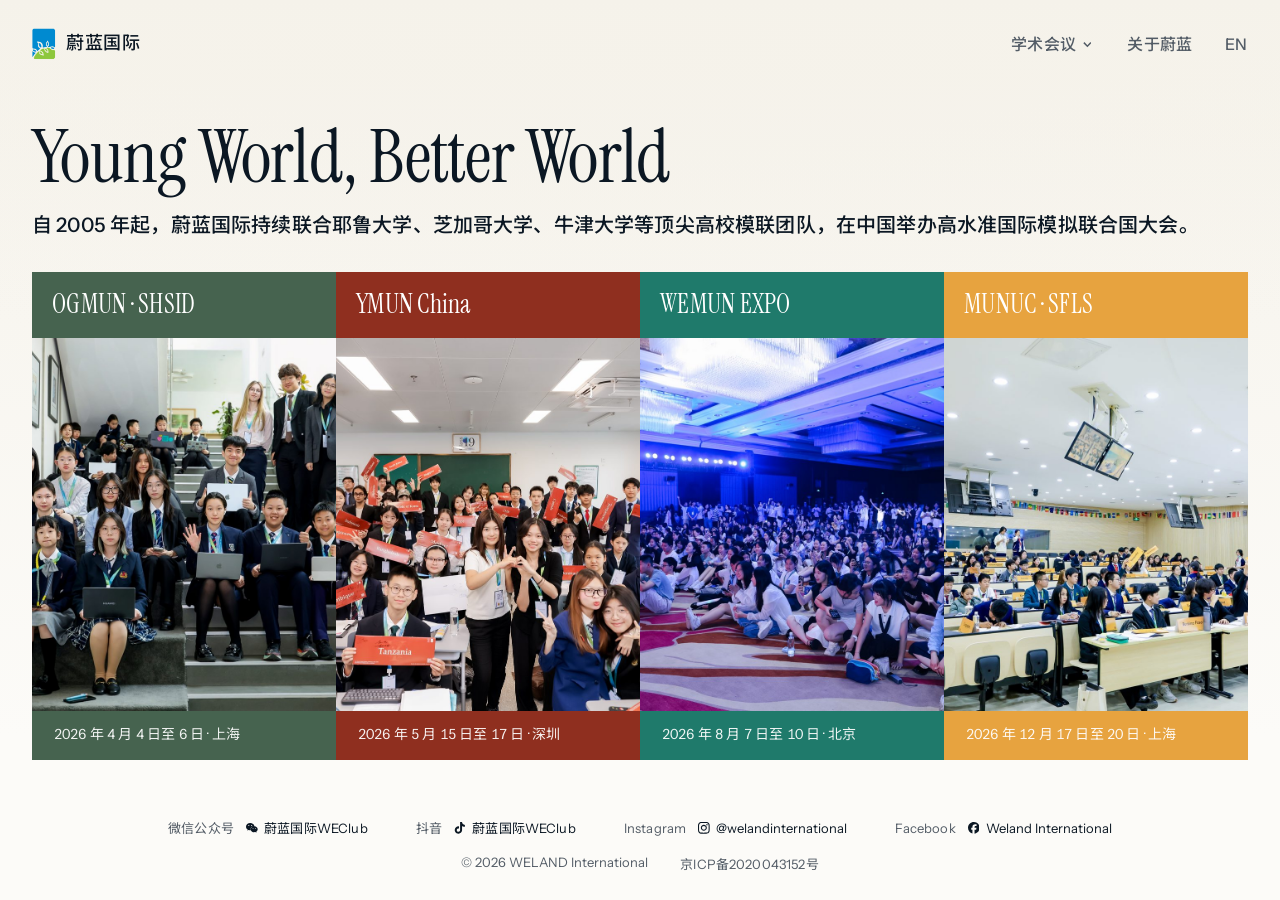
<file: index.html>
<!doctype html>
<html lang="zh-CN">
<head>
<meta charset="utf-8">
<meta name="viewport" content="width=device-width, initial-scale=1, viewport-fit=cover">
<meta name="theme-color" content="#f5f2ea">
<title>蔚蓝国际 WELAND International | 国际青年学术平台</title>
<meta name="description" content="蔚蓝国际携手耶鲁大学、芝加哥大学、牛津大学等全球学术团队，在中国构建高学术水准的国际模拟联合国盛会。">
<link rel="icon" type="image/png" sizes="32x32" href="assets/img/weland-icon-32.png?v=4">
<link rel="icon" type="image/png" sizes="16x16" href="assets/img/weland-icon-16.png?v=4">
<link rel="icon" type="image/png" sizes="192x192" href="assets/img/weland-icon-192.png?v=4">
<link rel="apple-touch-icon" href="assets/img/apple-touch-icon.png?v=4">
<link rel="stylesheet" href="assets/css/fonts.css?v=29">
<link rel="stylesheet" href="assets/css/site.css?v=29">
</head>
<body class="index">
<a class="skip" href="#main">跳到正文</a>
<header class="top"><a class="home" href="index.html"><img src="assets/img/weland-mark.png" alt="" width="24" height="32">蔚蓝国际</a><nav class="site" aria-label="网站导航"><details class="menu"><summary aria-expanded="false">学术会议<svg viewBox="0 0 10 6" aria-hidden="true"><path d="M1 1l4 4 4-4" fill="none" stroke="currentColor" stroke-width="1.5" vector-effect="non-scaling-stroke"/></svg></summary><ul><li style="--accent:#46634f"><a href="conferences/ogmun-shsid-2026.html"><span class="sw" style="background:#46634f" aria-hidden="true"></span><span class="m-name" lang="en">OGMUN · SHSID</span></a></li><li style="--accent:#8f2f1f"><a href="conferences/ymun-china-2026.html"><span class="sw" style="background:#8f2f1f" aria-hidden="true"></span><span class="m-name" lang="en">YMUN China</span></a></li><li style="--accent:#1f7a6b"><a href="conferences/wemun-expo-2026.html"><span class="sw" style="background:#1f7a6b" aria-hidden="true"></span><span class="m-name" lang="en">WEMUN EXPO</span></a></li><li style="--accent:#e7a33f;--accent-ink:#b57a1a"><a href="conferences/munuc-sfls.html"><span class="sw" style="background:#e7a33f" aria-hidden="true"></span><span class="m-name" lang="en">MUNUC · SFLS</span></a></li></ul></details><a href="about.html">关于蔚蓝</a><a href="en/index.html" hreflang="en" lang="en">EN</a></nav></header>
<main id="main">

<div class="home">
<div class="intro"><h1 class="slogan" lang="en">Young World, Better World</h1>
<p class="lede">自 2005 年起，蔚蓝国际持续联合耶鲁大学、芝加哥大学、牛津大学等顶尖高校模联团队，在中国举办高水准国际模拟联合国大会。</p></div>
<ul class="editions" aria-label="学术会议"><li style="--accent:#46634f"><a class="edition" href="conferences/ogmun-shsid-2026.html"><span class="ed-head"><span class="ed-name" lang="en">OGMUN · SHSID</span></span><span class="ed-photo"><img src="assets/img/ed-og-stairs.jpg" alt="主席团在楼梯上合影" style="object-position:50% 48%"></span><span class="ed-when"><span class="d"><span class="y">2026 年</span> <span class="md">4 月 4 日至 6 日</span></span><span class="sep"> · </span><span class="c">上海</span></span></a></li><li style="--accent:#8f2f1f"><a class="edition" href="conferences/ymun-china-2026.html"><span class="ed-head"><span class="ed-name" lang="en">YMUN China</span></span><span class="ed-photo"><img src="assets/img/ed-ym-placards.jpg" alt="代表举起红色国家牌" style="object-position:55% 50%"></span><span class="ed-when"><span class="d"><span class="y">2026 年</span> <span class="md">5 月 15 日至 17 日</span></span><span class="sep"> · </span><span class="c">深圳</span></span></a></li><li style="--accent:#1f7a6b"><a class="edition" href="conferences/wemun-expo-2026.html"><span class="ed-head"><span class="ed-name" lang="en">WEMUN EXPO</span></span><span class="ed-photo"><img src="assets/img/ed-expo-crowd.jpg" alt="代表坐在会场地毯上" style="object-position:50% 65%"></span><span class="ed-when"><span class="d"><span class="y">2026 年</span> <span class="md">8 月 7 日至 10 日</span></span><span class="sep"> · </span><span class="c">北京</span></span></a></li><li style="--accent:#e7a33f"><a class="edition" href="conferences/munuc-sfls.html"><span class="ed-head"><span class="ed-name" lang="en">MUNUC · SFLS</span></span><span class="ed-photo"><img src="assets/img/ed-munuc-flags.jpg" alt="挂满国旗的教室" style="object-position:49% 50%"></span><span class="ed-when"><span class="d"><span class="y">2026 年</span> <span class="md">12 月 17 日至 20 日</span></span><span class="sep"> · </span><span class="c">上海</span></span></a></li></ul>
</div>

</main>
<footer class="foot"><dl class="accounts"><div><dt>微信公众号</dt><dd><span class="acct"><svg viewBox="0 0 24 24" aria-hidden="true"><path d="M8.691 2.188C3.891 2.188 0 5.476 0 9.53c0 2.212 1.17 4.203 3.002 5.55a.59.59 0 0 1 .213.665l-.39 1.48c-.019.07-.048.141-.048.213 0 .163.13.295.29.295a.326.326 0 0 0 .167-.054l1.903-1.114a.864.864 0 0 1 .717-.098 10.16 10.16 0 0 0 2.837.403c.276 0 .543-.027.811-.05-.857-2.578.157-4.972 1.932-6.446 1.703-1.415 3.882-1.98 5.853-1.838-.576-3.583-4.196-6.348-8.596-6.348zM5.785 5.991c.642 0 1.162.529 1.162 1.18a1.17 1.17 0 0 1-1.162 1.178A1.17 1.17 0 0 1 4.623 7.17c0-.651.52-1.18 1.162-1.18zm5.813 0c.642 0 1.162.529 1.162 1.18a1.17 1.17 0 0 1-1.162 1.178 1.17 1.17 0 0 1-1.162-1.178c0-.651.52-1.18 1.162-1.18zm5.34 2.867c-1.797-.052-3.746.512-5.28 1.786-1.72 1.428-2.687 3.72-1.78 6.22.942 2.453 3.666 4.229 6.884 4.229.826 0 1.622-.12 2.361-.336a.722.722 0 0 1 .598.082l1.584.926a.272.272 0 0 0 .14.047c.134 0 .24-.111.24-.247 0-.06-.023-.12-.038-.177l-.327-1.233a.582.582 0 0 1-.023-.156.49.49 0 0 1 .201-.398C23.024 18.48 24 16.82 24 14.98c0-3.21-2.931-5.837-6.656-6.088V8.89c-.135-.01-.27-.027-.407-.03zm-2.53 3.274c.535 0 .969.44.969.982a.976.976 0 0 1-.969.983.976.976 0 0 1-.969-.983c0-.542.434-.982.97-.982zm4.844 0c.535 0 .969.44.969.982a.976.976 0 0 1-.969.983.976.976 0 0 1-.969-.983c0-.542.434-.982.969-.982z"/></svg>蔚蓝国际WEClub</span></dd></div><div><dt>抖音</dt><dd><span class="acct"><svg viewBox="0 0 24 24" aria-hidden="true"><path d="M12.525.02c1.31-.02 2.61-.01 3.91-.02.08 1.53.63 3.09 1.75 4.17 1.12 1.11 2.7 1.62 4.24 1.79v4.03c-1.44-.05-2.89-.35-4.2-.97-.57-.26-1.1-.59-1.62-.93-.01 2.92.01 5.84-.02 8.75-.08 1.4-.54 2.79-1.35 3.94-1.31 1.92-3.58 3.17-5.91 3.21-1.43.08-2.86-.31-4.08-1.03-2.02-1.19-3.44-3.37-3.65-5.71-.02-.5-.03-1-.01-1.49.18-1.9 1.12-3.72 2.58-4.96 1.66-1.44 3.98-2.13 6.15-1.72.02 1.48-.04 2.96-.04 4.44-.99-.32-2.15-.23-3.02.37-.63.41-1.11 1.04-1.36 1.75-.21.51-.15 1.07-.14 1.61.24 1.64 1.82 3.02 3.5 2.87 1.12-.01 2.19-.66 2.77-1.61.19-.33.4-.67.41-1.06.1-1.79.06-3.57.07-5.36.01-4.03-.01-8.05.02-12.07z"/></svg>蔚蓝国际WEClub</span></dd></div><div><dt>Instagram</dt><dd><a class="acct" href="https://www.instagram.com/welandinternational/" lang="en" rel="noopener"><svg viewBox="0 0 24 24" aria-hidden="true"><path d="M7.0301.084c-1.2768.0602-2.1487.264-2.911.5634-.7888.3075-1.4575.72-2.1228 1.3877-.6652.6677-1.075 1.3368-1.3802 2.127-.2954.7638-.4956 1.6365-.552 2.914-.0564 1.2775-.0689 1.6882-.0626 4.947.0062 3.2586.0206 3.6671.0825 4.9473.061 1.2765.264 2.1482.5635 2.9107.308.7889.72 1.4573 1.388 2.1228.6679.6655 1.3365 1.0743 2.1285 1.38.7632.295 1.6361.4961 2.9134.552 1.2773.056 1.6884.069 4.9462.0627 3.2578-.0062 3.668-.0207 4.9478-.0814 1.28-.0607 2.147-.2652 2.9098-.5633.7889-.3086 1.4578-.72 2.1228-1.3881.665-.6682 1.0745-1.3378 1.3795-2.1284.2957-.7632.4966-1.636.552-2.9124.056-1.2809.0692-1.6898.063-4.948-.0063-3.2583-.021-3.6668-.0817-4.9465-.0607-1.2797-.264-2.1487-.5633-2.9117-.3084-.7889-.72-1.4568-1.3876-2.1228C21.2982 1.33 20.628.9208 19.8378.6165 19.074.321 18.2017.1197 16.9244.0645 15.6471.0093 15.236-.005 11.977.0014 8.718.0076 8.31.0215 7.0301.0839m.1402 21.6932c-1.17-.0509-1.8053-.2453-2.2287-.408-.5606-.216-.96-.4771-1.3819-.895-.422-.4178-.6811-.8186-.9-1.378-.1644-.4234-.3624-1.058-.4171-2.228-.0595-1.2645-.072-1.6442-.079-4.848-.007-3.2037.0053-3.583.0607-4.848.05-1.169.2456-1.805.408-2.2282.216-.5613.4762-.96.895-1.3816.4188-.4217.8184-.6814 1.3783-.9003.423-.1651 1.0575-.3614 2.227-.4171 1.2655-.06 1.6447-.072 4.848-.079 3.2033-.007 3.5835.005 4.8495.0608 1.169.0508 1.8053.2445 2.228.408.5608.216.96.4754 1.3816.895.4217.4194.6816.8176.9005 1.3787.1653.4217.3617 1.056.4169 2.2263.0602 1.2655.0739 1.645.0796 4.848.0058 3.203-.0055 3.5834-.061 4.848-.051 1.17-.245 1.8055-.408 2.2294-.216.5604-.4763.96-.8954 1.3814-.419.4215-.8181.6811-1.3783.9-.4224.1649-1.0577.3617-2.2262.4174-1.2656.0595-1.6448.072-4.8493.079-3.2045.007-3.5825-.006-4.848-.0608M16.953 5.5864A1.44 1.44 0 1 0 18.39 4.144a1.44 1.44 0 0 0-1.437 1.4424M5.8385 12.012c.0067 3.4032 2.7706 6.1557 6.173 6.1493 3.4026-.0065 6.157-2.7701 6.1506-6.1733-.0065-3.4032-2.771-6.1565-6.174-6.1498-3.403.0067-6.156 2.771-6.1496 6.1738M8 12.0077a4 4 0 1 1 4.008 3.9921A3.9996 3.9996 0 0 1 8 12.0077"/></svg>@welandinternational</a></dd></div><div><dt>Facebook</dt><dd><span class="acct" lang="en"><svg viewBox="0 0 24 24" aria-hidden="true"><path d="M9.101 23.691v-7.98H6.627v-3.667h2.474v-1.58c0-4.085 1.848-5.978 5.858-5.978.401 0 .955.042 1.468.103a8.68 8.68 0 0 1 1.141.195v3.325a8.623 8.623 0 0 0-.653-.036 26.805 26.805 0 0 0-.733-.009c-.707 0-1.259.096-1.675.309a1.686 1.686 0 0 0-.679.622c-.258.42-.374.995-.374 1.752v1.297h3.919l-.386 2.103-.287 1.564h-3.246v8.245C19.396 23.238 24 18.179 24 12.044c0-6.627-5.373-12-12-12s-12 5.373-12 12c0 5.628 3.874 10.35 9.101 11.647Z"/></svg>Weland International</span></dd></div></dl><div class="legal"><span lang="en">© 2026 WELAND International</span><a href="http://beian.miit.gov.cn/" rel="noopener">京ICP备2020043152号</a></div></footer>
<script src="assets/js/site.js?v=29"></script>
</body>
</html>
</file>
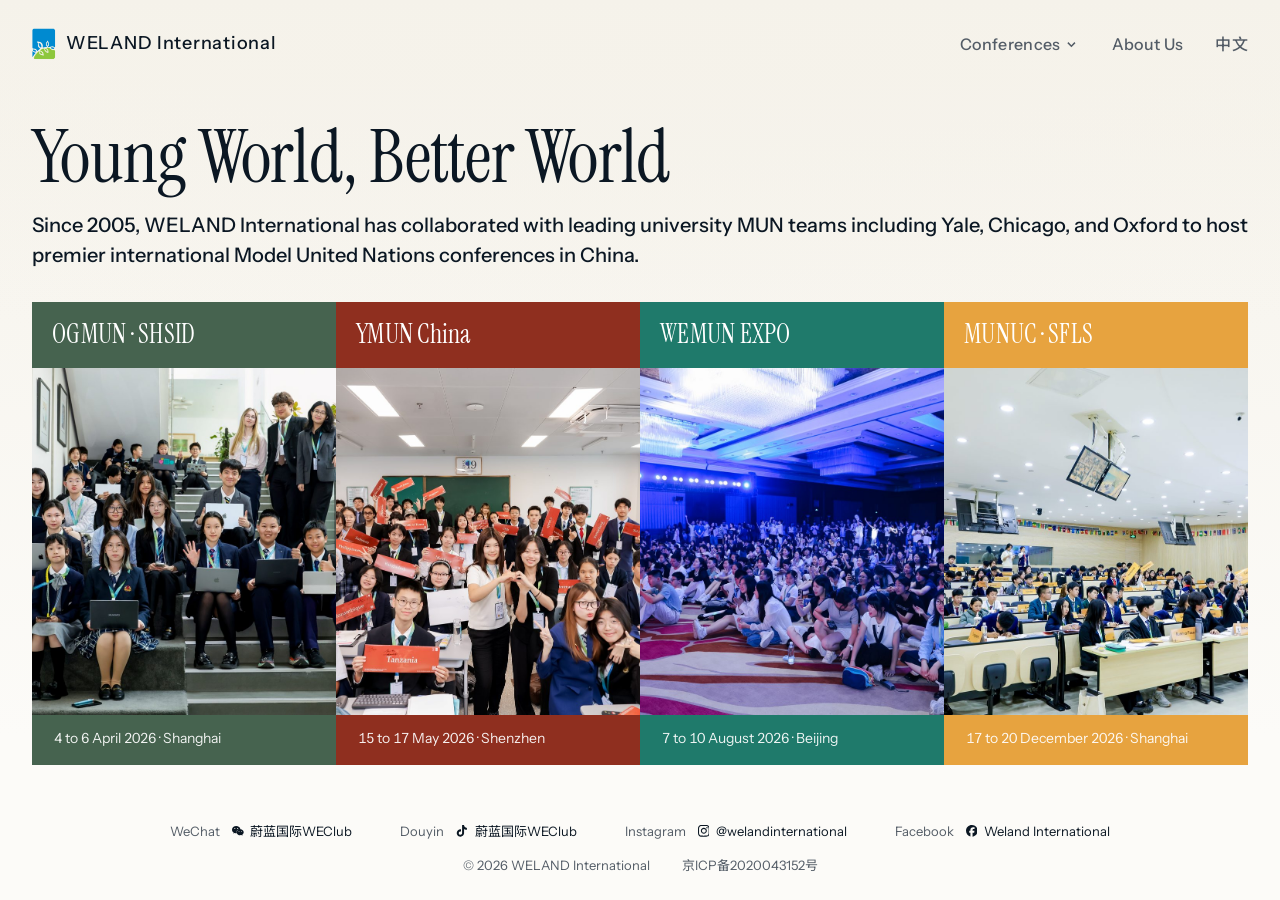
<file: en/index.html>
<!doctype html>
<html lang="en">
<head>
<meta charset="utf-8">
<meta name="viewport" content="width=device-width, initial-scale=1, viewport-fit=cover">
<meta name="theme-color" content="#f5f2ea">
<title>WELAND International | Global Youth Academic Platform</title>
<meta name="description" content="WELAND International partners with collegiate MUN teams from Yale, UChicago, and Oxford to deliver premier international Model United Nations conferences in China.">
<link rel="icon" type="image/png" sizes="32x32" href="../assets/img/weland-icon-32.png?v=4">
<link rel="icon" type="image/png" sizes="16x16" href="../assets/img/weland-icon-16.png?v=4">
<link rel="icon" type="image/png" sizes="192x192" href="../assets/img/weland-icon-192.png?v=4">
<link rel="apple-touch-icon" href="../assets/img/apple-touch-icon.png?v=4">
<link rel="stylesheet" href="../assets/css/fonts.css?v=29">
<link rel="stylesheet" href="../assets/css/site.css?v=29">
</head>
<body class="index">
<a class="skip" href="#main">Skip to content</a>
<header class="top"><a class="home" href="index.html"><img src="../assets/img/weland-mark.png" alt="" width="24" height="32">WELAND International</a><nav class="site" aria-label="Site"><details class="menu"><summary aria-expanded="false">Conferences<svg viewBox="0 0 10 6" aria-hidden="true"><path d="M1 1l4 4 4-4" fill="none" stroke="currentColor" stroke-width="1.5" vector-effect="non-scaling-stroke"/></svg></summary><ul><li style="--accent:#46634f"><a href="conferences/ogmun-shsid-2026.html"><span class="sw" style="background:#46634f" aria-hidden="true"></span><span class="m-name" lang="en">OGMUN · SHSID</span></a></li><li style="--accent:#8f2f1f"><a href="conferences/ymun-china-2026.html"><span class="sw" style="background:#8f2f1f" aria-hidden="true"></span><span class="m-name" lang="en">YMUN China</span></a></li><li style="--accent:#1f7a6b"><a href="conferences/wemun-expo-2026.html"><span class="sw" style="background:#1f7a6b" aria-hidden="true"></span><span class="m-name" lang="en">WEMUN EXPO</span></a></li><li style="--accent:#e7a33f;--accent-ink:#b57a1a"><a href="conferences/munuc-sfls.html"><span class="sw" style="background:#e7a33f" aria-hidden="true"></span><span class="m-name" lang="en">MUNUC · SFLS</span></a></li></ul></details><a href="about.html">About Us</a><a href="../index.html" hreflang="zh-CN" lang="zh-CN">中文</a></nav></header>
<main id="main">

<div class="home">
<div class="intro"><h1 class="slogan" lang="en">Young World, Better World</h1>
<p class="lede">Since 2005, WELAND International has collaborated with leading university MUN teams including Yale, Chicago, and Oxford to host premier international Model United Nations conferences in China.</p></div>
<ul class="editions" aria-label="Conferences"><li style="--accent:#46634f"><a class="edition" href="conferences/ogmun-shsid-2026.html"><span class="ed-head"><span class="ed-name" lang="en">OGMUN · SHSID</span></span><span class="ed-photo"><img src="../assets/img/ed-og-stairs.jpg" alt="The dais on a staircase" style="object-position:50% 48%"></span><span class="ed-when"><span class="d">4 to 6 April 2026</span><span class="sep"> · </span><span class="c">Shanghai</span></span></a></li><li style="--accent:#8f2f1f"><a class="edition" href="conferences/ymun-china-2026.html"><span class="ed-head"><span class="ed-name" lang="en">YMUN China</span></span><span class="ed-photo"><img src="../assets/img/ed-ym-placards.jpg" alt="Delegates raising red country placards" style="object-position:55% 50%"></span><span class="ed-when"><span class="d">15 to 17 May 2026</span><span class="sep"> · </span><span class="c">Shenzhen</span></span></a></li><li style="--accent:#1f7a6b"><a class="edition" href="conferences/wemun-expo-2026.html"><span class="ed-head"><span class="ed-name" lang="en">WEMUN EXPO</span></span><span class="ed-photo"><img src="../assets/img/ed-expo-crowd.jpg" alt="Delegates seated on the carpet of the conference hall" style="object-position:50% 65%"></span><span class="ed-when"><span class="d">7 to 10 August 2026</span><span class="sep"> · </span><span class="c">Beijing</span></span></a></li><li style="--accent:#e7a33f"><a class="edition" href="conferences/munuc-sfls.html"><span class="ed-head"><span class="ed-name" lang="en">MUNUC · SFLS</span></span><span class="ed-photo"><img src="../assets/img/ed-munuc-flags.jpg" alt="A classroom hung with national flags" style="object-position:49% 50%"></span><span class="ed-when"><span class="d">17 to 20 December 2026</span><span class="sep"> · </span><span class="c">Shanghai</span></span></a></li></ul>
</div>

</main>
<footer class="foot"><dl class="accounts"><div><dt>WeChat</dt><dd><span class="acct"><svg viewBox="0 0 24 24" aria-hidden="true"><path d="M8.691 2.188C3.891 2.188 0 5.476 0 9.53c0 2.212 1.17 4.203 3.002 5.55a.59.59 0 0 1 .213.665l-.39 1.48c-.019.07-.048.141-.048.213 0 .163.13.295.29.295a.326.326 0 0 0 .167-.054l1.903-1.114a.864.864 0 0 1 .717-.098 10.16 10.16 0 0 0 2.837.403c.276 0 .543-.027.811-.05-.857-2.578.157-4.972 1.932-6.446 1.703-1.415 3.882-1.98 5.853-1.838-.576-3.583-4.196-6.348-8.596-6.348zM5.785 5.991c.642 0 1.162.529 1.162 1.18a1.17 1.17 0 0 1-1.162 1.178A1.17 1.17 0 0 1 4.623 7.17c0-.651.52-1.18 1.162-1.18zm5.813 0c.642 0 1.162.529 1.162 1.18a1.17 1.17 0 0 1-1.162 1.178 1.17 1.17 0 0 1-1.162-1.178c0-.651.52-1.18 1.162-1.18zm5.34 2.867c-1.797-.052-3.746.512-5.28 1.786-1.72 1.428-2.687 3.72-1.78 6.22.942 2.453 3.666 4.229 6.884 4.229.826 0 1.622-.12 2.361-.336a.722.722 0 0 1 .598.082l1.584.926a.272.272 0 0 0 .14.047c.134 0 .24-.111.24-.247 0-.06-.023-.12-.038-.177l-.327-1.233a.582.582 0 0 1-.023-.156.49.49 0 0 1 .201-.398C23.024 18.48 24 16.82 24 14.98c0-3.21-2.931-5.837-6.656-6.088V8.89c-.135-.01-.27-.027-.407-.03zm-2.53 3.274c.535 0 .969.44.969.982a.976.976 0 0 1-.969.983.976.976 0 0 1-.969-.983c0-.542.434-.982.97-.982zm4.844 0c.535 0 .969.44.969.982a.976.976 0 0 1-.969.983.976.976 0 0 1-.969-.983c0-.542.434-.982.969-.982z"/></svg>蔚蓝国际WEClub</span></dd></div><div><dt>Douyin</dt><dd><span class="acct"><svg viewBox="0 0 24 24" aria-hidden="true"><path d="M12.525.02c1.31-.02 2.61-.01 3.91-.02.08 1.53.63 3.09 1.75 4.17 1.12 1.11 2.7 1.62 4.24 1.79v4.03c-1.44-.05-2.89-.35-4.2-.97-.57-.26-1.1-.59-1.62-.93-.01 2.92.01 5.84-.02 8.75-.08 1.4-.54 2.79-1.35 3.94-1.31 1.92-3.58 3.17-5.91 3.21-1.43.08-2.86-.31-4.08-1.03-2.02-1.19-3.44-3.37-3.65-5.71-.02-.5-.03-1-.01-1.49.18-1.9 1.12-3.72 2.58-4.96 1.66-1.44 3.98-2.13 6.15-1.72.02 1.48-.04 2.96-.04 4.44-.99-.32-2.15-.23-3.02.37-.63.41-1.11 1.04-1.36 1.75-.21.51-.15 1.07-.14 1.61.24 1.64 1.82 3.02 3.5 2.87 1.12-.01 2.19-.66 2.77-1.61.19-.33.4-.67.41-1.06.1-1.79.06-3.57.07-5.36.01-4.03-.01-8.05.02-12.07z"/></svg>蔚蓝国际WEClub</span></dd></div><div><dt>Instagram</dt><dd><a class="acct" href="https://www.instagram.com/welandinternational/" lang="en" rel="noopener"><svg viewBox="0 0 24 24" aria-hidden="true"><path d="M7.0301.084c-1.2768.0602-2.1487.264-2.911.5634-.7888.3075-1.4575.72-2.1228 1.3877-.6652.6677-1.075 1.3368-1.3802 2.127-.2954.7638-.4956 1.6365-.552 2.914-.0564 1.2775-.0689 1.6882-.0626 4.947.0062 3.2586.0206 3.6671.0825 4.9473.061 1.2765.264 2.1482.5635 2.9107.308.7889.72 1.4573 1.388 2.1228.6679.6655 1.3365 1.0743 2.1285 1.38.7632.295 1.6361.4961 2.9134.552 1.2773.056 1.6884.069 4.9462.0627 3.2578-.0062 3.668-.0207 4.9478-.0814 1.28-.0607 2.147-.2652 2.9098-.5633.7889-.3086 1.4578-.72 2.1228-1.3881.665-.6682 1.0745-1.3378 1.3795-2.1284.2957-.7632.4966-1.636.552-2.9124.056-1.2809.0692-1.6898.063-4.948-.0063-3.2583-.021-3.6668-.0817-4.9465-.0607-1.2797-.264-2.1487-.5633-2.9117-.3084-.7889-.72-1.4568-1.3876-2.1228C21.2982 1.33 20.628.9208 19.8378.6165 19.074.321 18.2017.1197 16.9244.0645 15.6471.0093 15.236-.005 11.977.0014 8.718.0076 8.31.0215 7.0301.0839m.1402 21.6932c-1.17-.0509-1.8053-.2453-2.2287-.408-.5606-.216-.96-.4771-1.3819-.895-.422-.4178-.6811-.8186-.9-1.378-.1644-.4234-.3624-1.058-.4171-2.228-.0595-1.2645-.072-1.6442-.079-4.848-.007-3.2037.0053-3.583.0607-4.848.05-1.169.2456-1.805.408-2.2282.216-.5613.4762-.96.895-1.3816.4188-.4217.8184-.6814 1.3783-.9003.423-.1651 1.0575-.3614 2.227-.4171 1.2655-.06 1.6447-.072 4.848-.079 3.2033-.007 3.5835.005 4.8495.0608 1.169.0508 1.8053.2445 2.228.408.5608.216.96.4754 1.3816.895.4217.4194.6816.8176.9005 1.3787.1653.4217.3617 1.056.4169 2.2263.0602 1.2655.0739 1.645.0796 4.848.0058 3.203-.0055 3.5834-.061 4.848-.051 1.17-.245 1.8055-.408 2.2294-.216.5604-.4763.96-.8954 1.3814-.419.4215-.8181.6811-1.3783.9-.4224.1649-1.0577.3617-2.2262.4174-1.2656.0595-1.6448.072-4.8493.079-3.2045.007-3.5825-.006-4.848-.0608M16.953 5.5864A1.44 1.44 0 1 0 18.39 4.144a1.44 1.44 0 0 0-1.437 1.4424M5.8385 12.012c.0067 3.4032 2.7706 6.1557 6.173 6.1493 3.4026-.0065 6.157-2.7701 6.1506-6.1733-.0065-3.4032-2.771-6.1565-6.174-6.1498-3.403.0067-6.156 2.771-6.1496 6.1738M8 12.0077a4 4 0 1 1 4.008 3.9921A3.9996 3.9996 0 0 1 8 12.0077"/></svg>@welandinternational</a></dd></div><div><dt>Facebook</dt><dd><span class="acct" lang="en"><svg viewBox="0 0 24 24" aria-hidden="true"><path d="M9.101 23.691v-7.98H6.627v-3.667h2.474v-1.58c0-4.085 1.848-5.978 5.858-5.978.401 0 .955.042 1.468.103a8.68 8.68 0 0 1 1.141.195v3.325a8.623 8.623 0 0 0-.653-.036 26.805 26.805 0 0 0-.733-.009c-.707 0-1.259.096-1.675.309a1.686 1.686 0 0 0-.679.622c-.258.42-.374.995-.374 1.752v1.297h3.919l-.386 2.103-.287 1.564h-3.246v8.245C19.396 23.238 24 18.179 24 12.044c0-6.627-5.373-12-12-12s-12 5.373-12 12c0 5.628 3.874 10.35 9.101 11.647Z"/></svg>Weland International</span></dd></div></dl><div class="legal"><span lang="en">© 2026 WELAND International</span><a href="http://beian.miit.gov.cn/" rel="noopener">京ICP备2020043152号</a></div></footer>
<script src="../assets/js/site.js?v=29"></script>
</body>
</html>
</file>
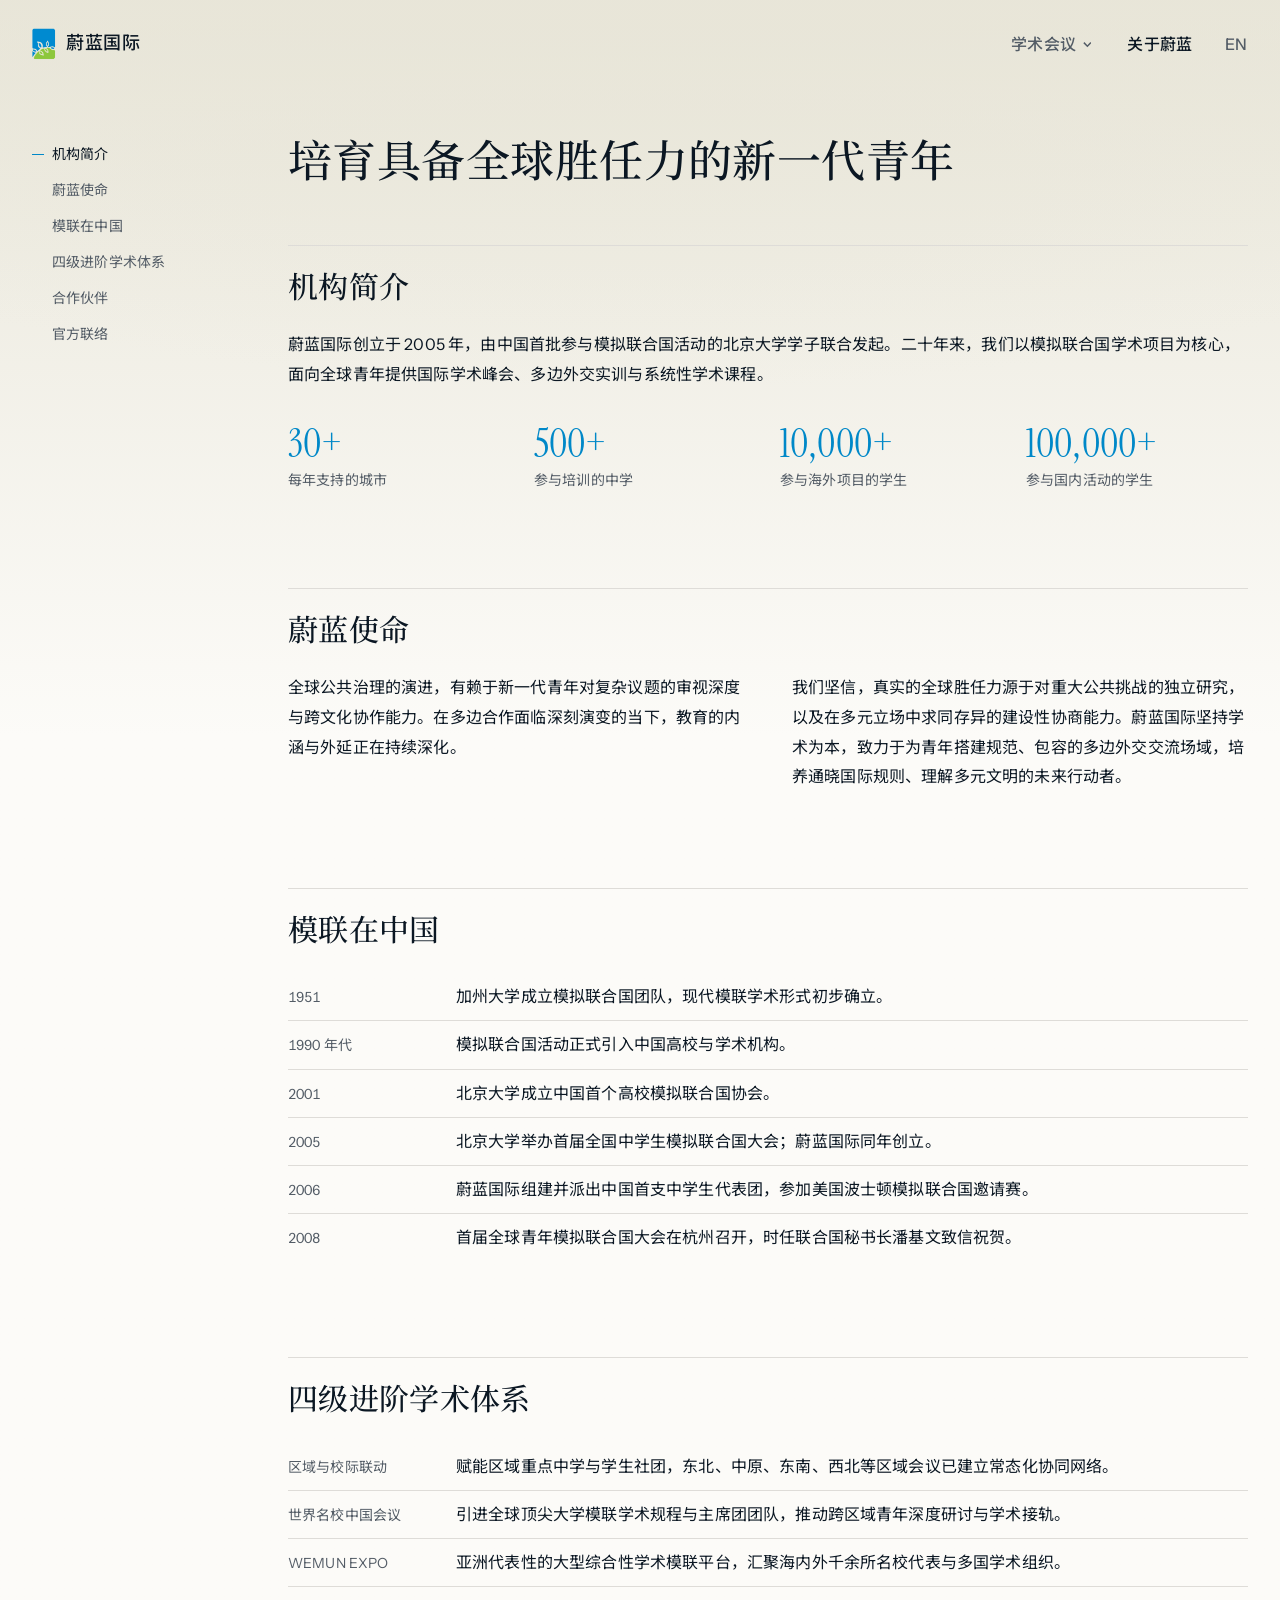
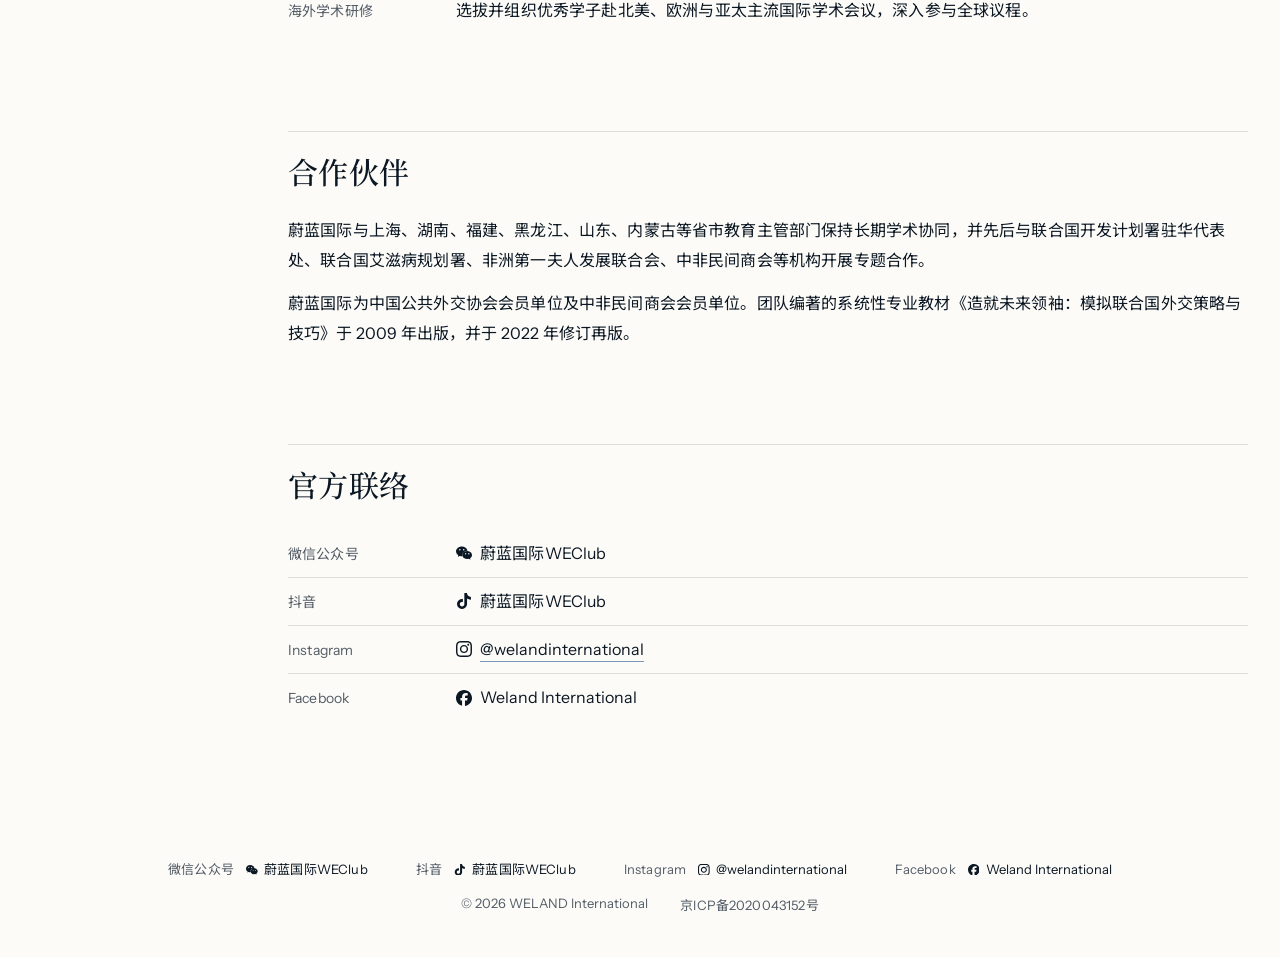
<file: about.html>
<!doctype html>
<html lang="zh-CN">
<head>
<meta charset="utf-8">
<meta name="viewport" content="width=device-width, initial-scale=1, viewport-fit=cover">
<meta name="theme-color" content="#f5f2ea">
<title>关于我们 | 蔚蓝国际 WELAND International</title>
<meta name="description" content="蔚蓝国际创立于 2005 年，由北京大学首批参与模拟联合国活动的学子联合发起。">
<link rel="icon" type="image/png" sizes="32x32" href="assets/img/weland-icon-32.png?v=4">
<link rel="icon" type="image/png" sizes="16x16" href="assets/img/weland-icon-16.png?v=4">
<link rel="icon" type="image/png" sizes="192x192" href="assets/img/weland-icon-192.png?v=4">
<link rel="apple-touch-icon" href="assets/img/apple-touch-icon.png?v=4">
<link rel="stylesheet" href="assets/css/fonts.css?v=29">
<link rel="stylesheet" href="assets/css/site.css?v=29">
</head>
<body class="about">
<a class="skip" href="#main">跳到正文</a>
<header class="top"><a class="home" href="index.html"><img src="assets/img/weland-mark.png" alt="" width="24" height="32">蔚蓝国际</a><nav class="site" aria-label="网站导航"><details class="menu"><summary aria-expanded="false">学术会议<svg viewBox="0 0 10 6" aria-hidden="true"><path d="M1 1l4 4 4-4" fill="none" stroke="currentColor" stroke-width="1.5" vector-effect="non-scaling-stroke"/></svg></summary><ul><li style="--accent:#46634f"><a href="conferences/ogmun-shsid-2026.html"><span class="sw" style="background:#46634f" aria-hidden="true"></span><span class="m-name" lang="en">OGMUN · SHSID</span></a></li><li style="--accent:#8f2f1f"><a href="conferences/ymun-china-2026.html"><span class="sw" style="background:#8f2f1f" aria-hidden="true"></span><span class="m-name" lang="en">YMUN China</span></a></li><li style="--accent:#1f7a6b"><a href="conferences/wemun-expo-2026.html"><span class="sw" style="background:#1f7a6b" aria-hidden="true"></span><span class="m-name" lang="en">WEMUN EXPO</span></a></li><li style="--accent:#e7a33f;--accent-ink:#b57a1a"><a href="conferences/munuc-sfls.html"><span class="sw" style="background:#e7a33f" aria-hidden="true"></span><span class="m-name" lang="en">MUNUC · SFLS</span></a></li></ul></details><a href="about.html" aria-current="page">关于蔚蓝</a><a href="en/about.html" hreflang="en" lang="en">EN</a></nav></header>
<main id="main">
<div class="doc"><nav class="toc" aria-label="本页目录"><div class="row"><a href="#intro">机构简介</a><a href="#mission">蔚蓝使命</a><a href="#history">模联在中国</a><a href="#tiers">四级进阶学术体系</a><a href="#partners">合作伙伴</a><a href="#contact">官方联络</a></div></nav><div class="col"><div class="head"><h1>培育具备全球胜任力的新一代青年</h1></div><section class="sec" id="intro"><h2>机构简介</h2><div class="prose"><p>蔚蓝国际创立于 2005 年，由中国首批参与模拟联合国活动的北京大学学子联合发起。二十年来，我们以模拟联合国学术项目为核心，面向全球青年提供国际学术峰会、多边外交实训与系统性学术课程。</p></div>
<div class="numbers">
<div><b>30+</b><span>每年支持的城市</span></div>
<div><b>500+</b><span>参与培训的中学</span></div>
<div><b>10,000+</b><span>参与海外项目的学生</span></div>
<div><b>100,000+</b><span>参与国内活动的学生</span></div>
</div></section><section class="sec" id="mission"><h2>蔚蓝使命</h2><div class="prose two"><p>全球公共治理的演进，有赖于新一代青年对复杂议题的审视深度与跨文化协作能力。在多边合作面临深刻演变的当下，教育的内涵与外延正在持续深化。</p><p>我们坚信，真实的全球胜任力源于对重大公共挑战的独立研究，以及在多元立场中求同存异的建设性协商能力。蔚蓝国际坚持学术为本，致力于为青年搭建规范、包容的多边外交交流场域，培养通晓国际规则、理解多元文明的未来行动者。</p></div></section><section class="sec" id="history"><h2>模联在中国</h2><dl class="rows"><div><dt>1951</dt><dd>加州大学成立模拟联合国团队，现代模联学术形式初步确立。</dd></div><div><dt>1990 年代</dt><dd>模拟联合国活动正式引入中国高校与学术机构。</dd></div><div><dt>2001</dt><dd>北京大学成立中国首个高校模拟联合国协会。</dd></div><div><dt>2005</dt><dd>北京大学举办首届全国中学生模拟联合国大会；蔚蓝国际同年创立。</dd></div><div><dt>2006</dt><dd>蔚蓝国际组建并派出中国首支中学生代表团，参加美国波士顿模拟联合国邀请赛。</dd></div><div><dt>2008</dt><dd>首届全球青年模拟联合国大会在杭州召开，时任联合国秘书长潘基文致信祝贺。</dd></div></dl></section><section class="sec" id="tiers"><h2>四级进阶学术体系</h2><dl class="rows"><div><dt>区域与校际联动</dt><dd>赋能区域重点中学与学生社团，东北、中原、东南、西北等区域会议已建立常态化协同网络。</dd></div><div><dt>世界名校中国会议</dt><dd>引进全球顶尖大学模联学术规程与主席团团队，推动跨区域青年深度研讨与学术接轨。</dd></div><div><dt>WEMUN EXPO</dt><dd>亚洲代表性的大型综合性学术模联平台，汇聚海内外千余所名校代表与多国学术组织。</dd></div><div><dt>海外学术研修</dt><dd>选拔并组织优秀学子赴北美、欧洲与亚太主流国际学术会议，深入参与全球议程。</dd></div></dl></section><section class="sec" id="partners"><h2>合作伙伴</h2><div class="prose"><p>蔚蓝国际与上海、湖南、福建、黑龙江、山东、内蒙古等省市教育主管部门保持长期学术协同，并先后与联合国开发计划署驻华代表处、联合国艾滋病规划署、非洲第一夫人发展联合会、中非民间商会等机构开展专题合作。</p><p>蔚蓝国际为中国公共外交协会会员单位及中非民间商会会员单位。团队编著的系统性专业教材《造就未来领袖：模拟联合国外交策略与技巧》于 2009 年出版，并于 2022 年修订再版。</p></div></section><section class="sec" id="contact"><h2>官方联络</h2><dl class="rows"><div><dt>微信公众号</dt><dd><span class="acct"><svg viewBox="0 0 24 24" aria-hidden="true"><path d="M8.691 2.188C3.891 2.188 0 5.476 0 9.53c0 2.212 1.17 4.203 3.002 5.55a.59.59 0 0 1 .213.665l-.39 1.48c-.019.07-.048.141-.048.213 0 .163.13.295.29.295a.326.326 0 0 0 .167-.054l1.903-1.114a.864.864 0 0 1 .717-.098 10.16 10.16 0 0 0 2.837.403c.276 0 .543-.027.811-.05-.857-2.578.157-4.972 1.932-6.446 1.703-1.415 3.882-1.98 5.853-1.838-.576-3.583-4.196-6.348-8.596-6.348zM5.785 5.991c.642 0 1.162.529 1.162 1.18a1.17 1.17 0 0 1-1.162 1.178A1.17 1.17 0 0 1 4.623 7.17c0-.651.52-1.18 1.162-1.18zm5.813 0c.642 0 1.162.529 1.162 1.18a1.17 1.17 0 0 1-1.162 1.178 1.17 1.17 0 0 1-1.162-1.178c0-.651.52-1.18 1.162-1.18zm5.34 2.867c-1.797-.052-3.746.512-5.28 1.786-1.72 1.428-2.687 3.72-1.78 6.22.942 2.453 3.666 4.229 6.884 4.229.826 0 1.622-.12 2.361-.336a.722.722 0 0 1 .598.082l1.584.926a.272.272 0 0 0 .14.047c.134 0 .24-.111.24-.247 0-.06-.023-.12-.038-.177l-.327-1.233a.582.582 0 0 1-.023-.156.49.49 0 0 1 .201-.398C23.024 18.48 24 16.82 24 14.98c0-3.21-2.931-5.837-6.656-6.088V8.89c-.135-.01-.27-.027-.407-.03zm-2.53 3.274c.535 0 .969.44.969.982a.976.976 0 0 1-.969.983.976.976 0 0 1-.969-.983c0-.542.434-.982.97-.982zm4.844 0c.535 0 .969.44.969.982a.976.976 0 0 1-.969.983.976.976 0 0 1-.969-.983c0-.542.434-.982.969-.982z"/></svg>蔚蓝国际WEClub</span></dd></div><div><dt>抖音</dt><dd><span class="acct"><svg viewBox="0 0 24 24" aria-hidden="true"><path d="M12.525.02c1.31-.02 2.61-.01 3.91-.02.08 1.53.63 3.09 1.75 4.17 1.12 1.11 2.7 1.62 4.24 1.79v4.03c-1.44-.05-2.89-.35-4.2-.97-.57-.26-1.1-.59-1.62-.93-.01 2.92.01 5.84-.02 8.75-.08 1.4-.54 2.79-1.35 3.94-1.31 1.92-3.58 3.17-5.91 3.21-1.43.08-2.86-.31-4.08-1.03-2.02-1.19-3.44-3.37-3.65-5.71-.02-.5-.03-1-.01-1.49.18-1.9 1.12-3.72 2.58-4.96 1.66-1.44 3.98-2.13 6.15-1.72.02 1.48-.04 2.96-.04 4.44-.99-.32-2.15-.23-3.02.37-.63.41-1.11 1.04-1.36 1.75-.21.51-.15 1.07-.14 1.61.24 1.64 1.82 3.02 3.5 2.87 1.12-.01 2.19-.66 2.77-1.61.19-.33.4-.67.41-1.06.1-1.79.06-3.57.07-5.36.01-4.03-.01-8.05.02-12.07z"/></svg>蔚蓝国际WEClub</span></dd></div><div><dt>Instagram</dt><dd><a class="acct" href="https://www.instagram.com/welandinternational/" lang="en" rel="noopener"><svg viewBox="0 0 24 24" aria-hidden="true"><path d="M7.0301.084c-1.2768.0602-2.1487.264-2.911.5634-.7888.3075-1.4575.72-2.1228 1.3877-.6652.6677-1.075 1.3368-1.3802 2.127-.2954.7638-.4956 1.6365-.552 2.914-.0564 1.2775-.0689 1.6882-.0626 4.947.0062 3.2586.0206 3.6671.0825 4.9473.061 1.2765.264 2.1482.5635 2.9107.308.7889.72 1.4573 1.388 2.1228.6679.6655 1.3365 1.0743 2.1285 1.38.7632.295 1.6361.4961 2.9134.552 1.2773.056 1.6884.069 4.9462.0627 3.2578-.0062 3.668-.0207 4.9478-.0814 1.28-.0607 2.147-.2652 2.9098-.5633.7889-.3086 1.4578-.72 2.1228-1.3881.665-.6682 1.0745-1.3378 1.3795-2.1284.2957-.7632.4966-1.636.552-2.9124.056-1.2809.0692-1.6898.063-4.948-.0063-3.2583-.021-3.6668-.0817-4.9465-.0607-1.2797-.264-2.1487-.5633-2.9117-.3084-.7889-.72-1.4568-1.3876-2.1228C21.2982 1.33 20.628.9208 19.8378.6165 19.074.321 18.2017.1197 16.9244.0645 15.6471.0093 15.236-.005 11.977.0014 8.718.0076 8.31.0215 7.0301.0839m.1402 21.6932c-1.17-.0509-1.8053-.2453-2.2287-.408-.5606-.216-.96-.4771-1.3819-.895-.422-.4178-.6811-.8186-.9-1.378-.1644-.4234-.3624-1.058-.4171-2.228-.0595-1.2645-.072-1.6442-.079-4.848-.007-3.2037.0053-3.583.0607-4.848.05-1.169.2456-1.805.408-2.2282.216-.5613.4762-.96.895-1.3816.4188-.4217.8184-.6814 1.3783-.9003.423-.1651 1.0575-.3614 2.227-.4171 1.2655-.06 1.6447-.072 4.848-.079 3.2033-.007 3.5835.005 4.8495.0608 1.169.0508 1.8053.2445 2.228.408.5608.216.96.4754 1.3816.895.4217.4194.6816.8176.9005 1.3787.1653.4217.3617 1.056.4169 2.2263.0602 1.2655.0739 1.645.0796 4.848.0058 3.203-.0055 3.5834-.061 4.848-.051 1.17-.245 1.8055-.408 2.2294-.216.5604-.4763.96-.8954 1.3814-.419.4215-.8181.6811-1.3783.9-.4224.1649-1.0577.3617-2.2262.4174-1.2656.0595-1.6448.072-4.8493.079-3.2045.007-3.5825-.006-4.848-.0608M16.953 5.5864A1.44 1.44 0 1 0 18.39 4.144a1.44 1.44 0 0 0-1.437 1.4424M5.8385 12.012c.0067 3.4032 2.7706 6.1557 6.173 6.1493 3.4026-.0065 6.157-2.7701 6.1506-6.1733-.0065-3.4032-2.771-6.1565-6.174-6.1498-3.403.0067-6.156 2.771-6.1496 6.1738M8 12.0077a4 4 0 1 1 4.008 3.9921A3.9996 3.9996 0 0 1 8 12.0077"/></svg>@welandinternational</a></dd></div><div><dt>Facebook</dt><dd><span class="acct" lang="en"><svg viewBox="0 0 24 24" aria-hidden="true"><path d="M9.101 23.691v-7.98H6.627v-3.667h2.474v-1.58c0-4.085 1.848-5.978 5.858-5.978.401 0 .955.042 1.468.103a8.68 8.68 0 0 1 1.141.195v3.325a8.623 8.623 0 0 0-.653-.036 26.805 26.805 0 0 0-.733-.009c-.707 0-1.259.096-1.675.309a1.686 1.686 0 0 0-.679.622c-.258.42-.374.995-.374 1.752v1.297h3.919l-.386 2.103-.287 1.564h-3.246v8.245C19.396 23.238 24 18.179 24 12.044c0-6.627-5.373-12-12-12s-12 5.373-12 12c0 5.628 3.874 10.35 9.101 11.647Z"/></svg>Weland International</span></dd></div></dl></section></div></div>
</main>
<footer class="foot"><dl class="accounts"><div><dt>微信公众号</dt><dd><span class="acct"><svg viewBox="0 0 24 24" aria-hidden="true"><path d="M8.691 2.188C3.891 2.188 0 5.476 0 9.53c0 2.212 1.17 4.203 3.002 5.55a.59.59 0 0 1 .213.665l-.39 1.48c-.019.07-.048.141-.048.213 0 .163.13.295.29.295a.326.326 0 0 0 .167-.054l1.903-1.114a.864.864 0 0 1 .717-.098 10.16 10.16 0 0 0 2.837.403c.276 0 .543-.027.811-.05-.857-2.578.157-4.972 1.932-6.446 1.703-1.415 3.882-1.98 5.853-1.838-.576-3.583-4.196-6.348-8.596-6.348zM5.785 5.991c.642 0 1.162.529 1.162 1.18a1.17 1.17 0 0 1-1.162 1.178A1.17 1.17 0 0 1 4.623 7.17c0-.651.52-1.18 1.162-1.18zm5.813 0c.642 0 1.162.529 1.162 1.18a1.17 1.17 0 0 1-1.162 1.178 1.17 1.17 0 0 1-1.162-1.178c0-.651.52-1.18 1.162-1.18zm5.34 2.867c-1.797-.052-3.746.512-5.28 1.786-1.72 1.428-2.687 3.72-1.78 6.22.942 2.453 3.666 4.229 6.884 4.229.826 0 1.622-.12 2.361-.336a.722.722 0 0 1 .598.082l1.584.926a.272.272 0 0 0 .14.047c.134 0 .24-.111.24-.247 0-.06-.023-.12-.038-.177l-.327-1.233a.582.582 0 0 1-.023-.156.49.49 0 0 1 .201-.398C23.024 18.48 24 16.82 24 14.98c0-3.21-2.931-5.837-6.656-6.088V8.89c-.135-.01-.27-.027-.407-.03zm-2.53 3.274c.535 0 .969.44.969.982a.976.976 0 0 1-.969.983.976.976 0 0 1-.969-.983c0-.542.434-.982.97-.982zm4.844 0c.535 0 .969.44.969.982a.976.976 0 0 1-.969.983.976.976 0 0 1-.969-.983c0-.542.434-.982.969-.982z"/></svg>蔚蓝国际WEClub</span></dd></div><div><dt>抖音</dt><dd><span class="acct"><svg viewBox="0 0 24 24" aria-hidden="true"><path d="M12.525.02c1.31-.02 2.61-.01 3.91-.02.08 1.53.63 3.09 1.75 4.17 1.12 1.11 2.7 1.62 4.24 1.79v4.03c-1.44-.05-2.89-.35-4.2-.97-.57-.26-1.1-.59-1.62-.93-.01 2.92.01 5.84-.02 8.75-.08 1.4-.54 2.79-1.35 3.94-1.31 1.92-3.58 3.17-5.91 3.21-1.43.08-2.86-.31-4.08-1.03-2.02-1.19-3.44-3.37-3.65-5.71-.02-.5-.03-1-.01-1.49.18-1.9 1.12-3.72 2.58-4.96 1.66-1.44 3.98-2.13 6.15-1.72.02 1.48-.04 2.96-.04 4.44-.99-.32-2.15-.23-3.02.37-.63.41-1.11 1.04-1.36 1.75-.21.51-.15 1.07-.14 1.61.24 1.64 1.82 3.02 3.5 2.87 1.12-.01 2.19-.66 2.77-1.61.19-.33.4-.67.41-1.06.1-1.79.06-3.57.07-5.36.01-4.03-.01-8.05.02-12.07z"/></svg>蔚蓝国际WEClub</span></dd></div><div><dt>Instagram</dt><dd><a class="acct" href="https://www.instagram.com/welandinternational/" lang="en" rel="noopener"><svg viewBox="0 0 24 24" aria-hidden="true"><path d="M7.0301.084c-1.2768.0602-2.1487.264-2.911.5634-.7888.3075-1.4575.72-2.1228 1.3877-.6652.6677-1.075 1.3368-1.3802 2.127-.2954.7638-.4956 1.6365-.552 2.914-.0564 1.2775-.0689 1.6882-.0626 4.947.0062 3.2586.0206 3.6671.0825 4.9473.061 1.2765.264 2.1482.5635 2.9107.308.7889.72 1.4573 1.388 2.1228.6679.6655 1.3365 1.0743 2.1285 1.38.7632.295 1.6361.4961 2.9134.552 1.2773.056 1.6884.069 4.9462.0627 3.2578-.0062 3.668-.0207 4.9478-.0814 1.28-.0607 2.147-.2652 2.9098-.5633.7889-.3086 1.4578-.72 2.1228-1.3881.665-.6682 1.0745-1.3378 1.3795-2.1284.2957-.7632.4966-1.636.552-2.9124.056-1.2809.0692-1.6898.063-4.948-.0063-3.2583-.021-3.6668-.0817-4.9465-.0607-1.2797-.264-2.1487-.5633-2.9117-.3084-.7889-.72-1.4568-1.3876-2.1228C21.2982 1.33 20.628.9208 19.8378.6165 19.074.321 18.2017.1197 16.9244.0645 15.6471.0093 15.236-.005 11.977.0014 8.718.0076 8.31.0215 7.0301.0839m.1402 21.6932c-1.17-.0509-1.8053-.2453-2.2287-.408-.5606-.216-.96-.4771-1.3819-.895-.422-.4178-.6811-.8186-.9-1.378-.1644-.4234-.3624-1.058-.4171-2.228-.0595-1.2645-.072-1.6442-.079-4.848-.007-3.2037.0053-3.583.0607-4.848.05-1.169.2456-1.805.408-2.2282.216-.5613.4762-.96.895-1.3816.4188-.4217.8184-.6814 1.3783-.9003.423-.1651 1.0575-.3614 2.227-.4171 1.2655-.06 1.6447-.072 4.848-.079 3.2033-.007 3.5835.005 4.8495.0608 1.169.0508 1.8053.2445 2.228.408.5608.216.96.4754 1.3816.895.4217.4194.6816.8176.9005 1.3787.1653.4217.3617 1.056.4169 2.2263.0602 1.2655.0739 1.645.0796 4.848.0058 3.203-.0055 3.5834-.061 4.848-.051 1.17-.245 1.8055-.408 2.2294-.216.5604-.4763.96-.8954 1.3814-.419.4215-.8181.6811-1.3783.9-.4224.1649-1.0577.3617-2.2262.4174-1.2656.0595-1.6448.072-4.8493.079-3.2045.007-3.5825-.006-4.848-.0608M16.953 5.5864A1.44 1.44 0 1 0 18.39 4.144a1.44 1.44 0 0 0-1.437 1.4424M5.8385 12.012c.0067 3.4032 2.7706 6.1557 6.173 6.1493 3.4026-.0065 6.157-2.7701 6.1506-6.1733-.0065-3.4032-2.771-6.1565-6.174-6.1498-3.403.0067-6.156 2.771-6.1496 6.1738M8 12.0077a4 4 0 1 1 4.008 3.9921A3.9996 3.9996 0 0 1 8 12.0077"/></svg>@welandinternational</a></dd></div><div><dt>Facebook</dt><dd><span class="acct" lang="en"><svg viewBox="0 0 24 24" aria-hidden="true"><path d="M9.101 23.691v-7.98H6.627v-3.667h2.474v-1.58c0-4.085 1.848-5.978 5.858-5.978.401 0 .955.042 1.468.103a8.68 8.68 0 0 1 1.141.195v3.325a8.623 8.623 0 0 0-.653-.036 26.805 26.805 0 0 0-.733-.009c-.707 0-1.259.096-1.675.309a1.686 1.686 0 0 0-.679.622c-.258.42-.374.995-.374 1.752v1.297h3.919l-.386 2.103-.287 1.564h-3.246v8.245C19.396 23.238 24 18.179 24 12.044c0-6.627-5.373-12-12-12s-12 5.373-12 12c0 5.628 3.874 10.35 9.101 11.647Z"/></svg>Weland International</span></dd></div></dl><div class="legal"><span lang="en">© 2026 WELAND International</span><a href="http://beian.miit.gov.cn/" rel="noopener">京ICP备2020043152号</a></div></footer>
<script src="assets/js/site.js?v=29"></script>
</body>
</html>
</file>
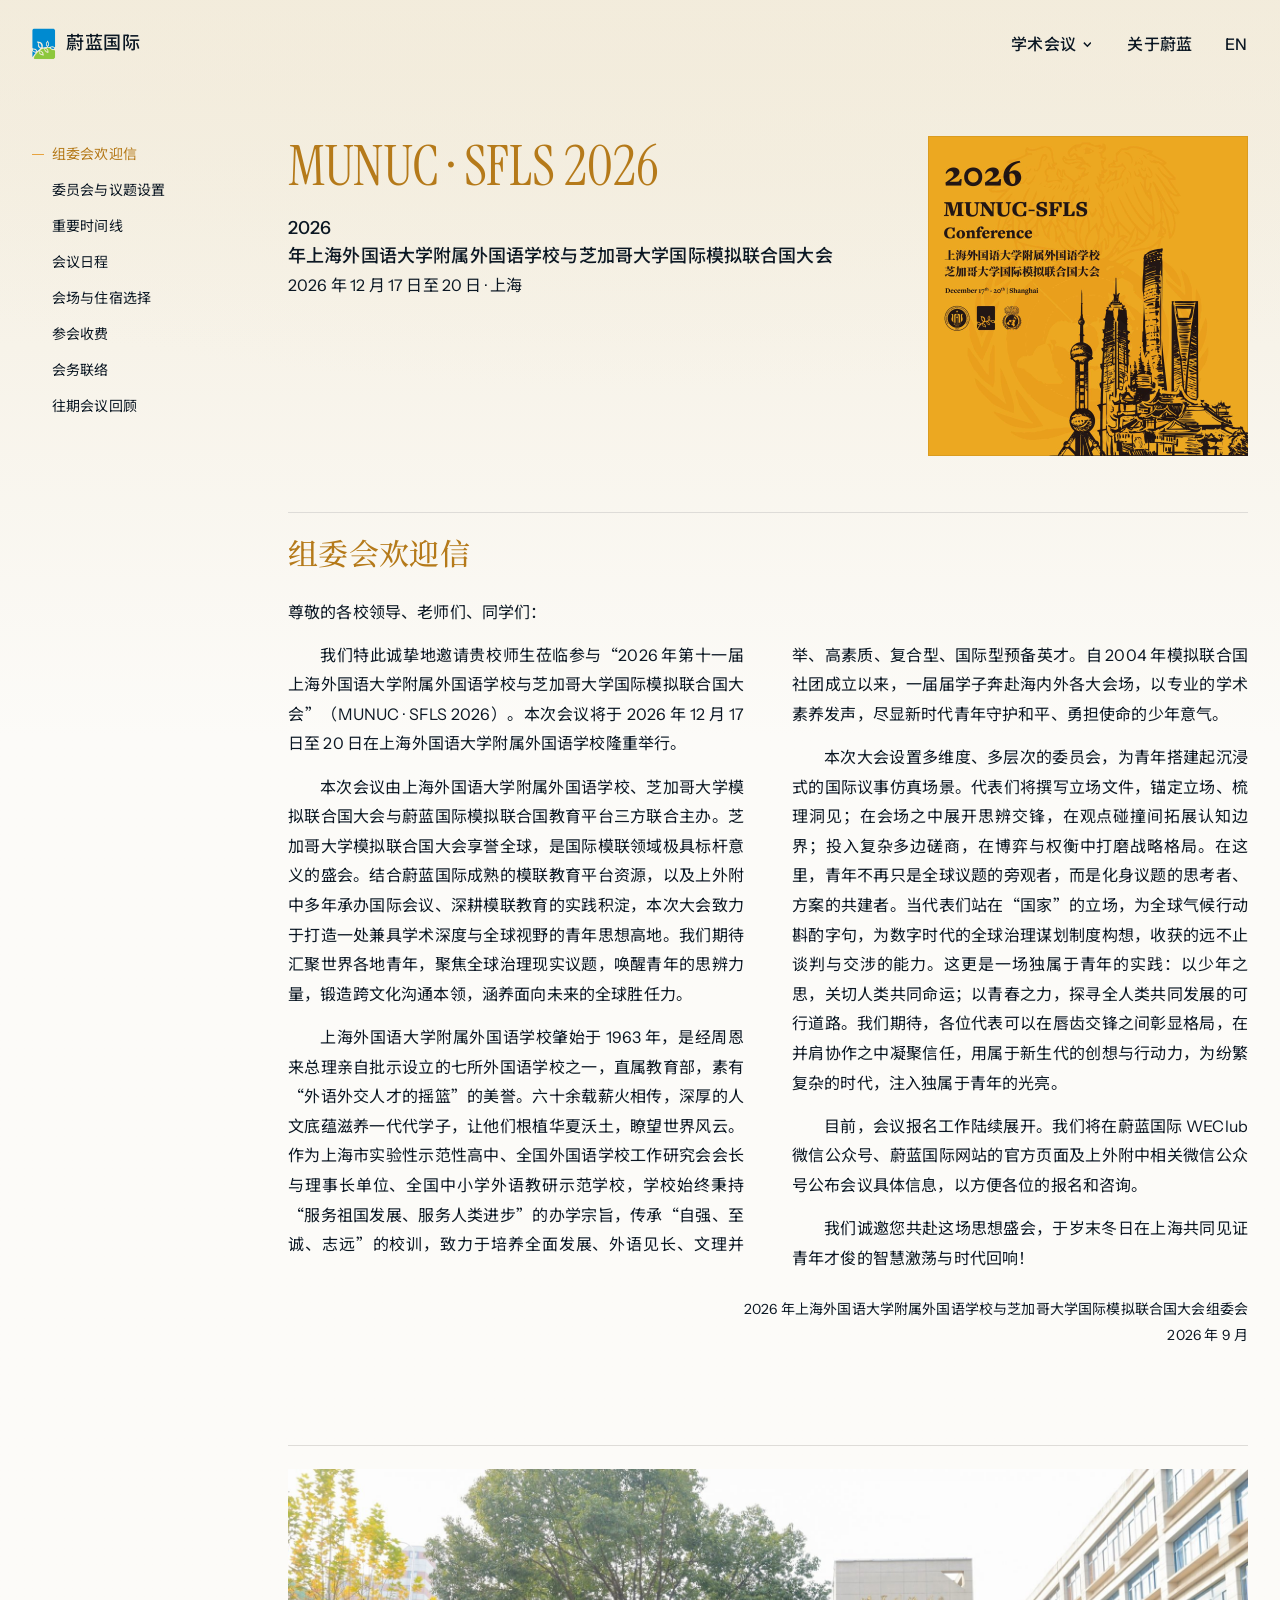
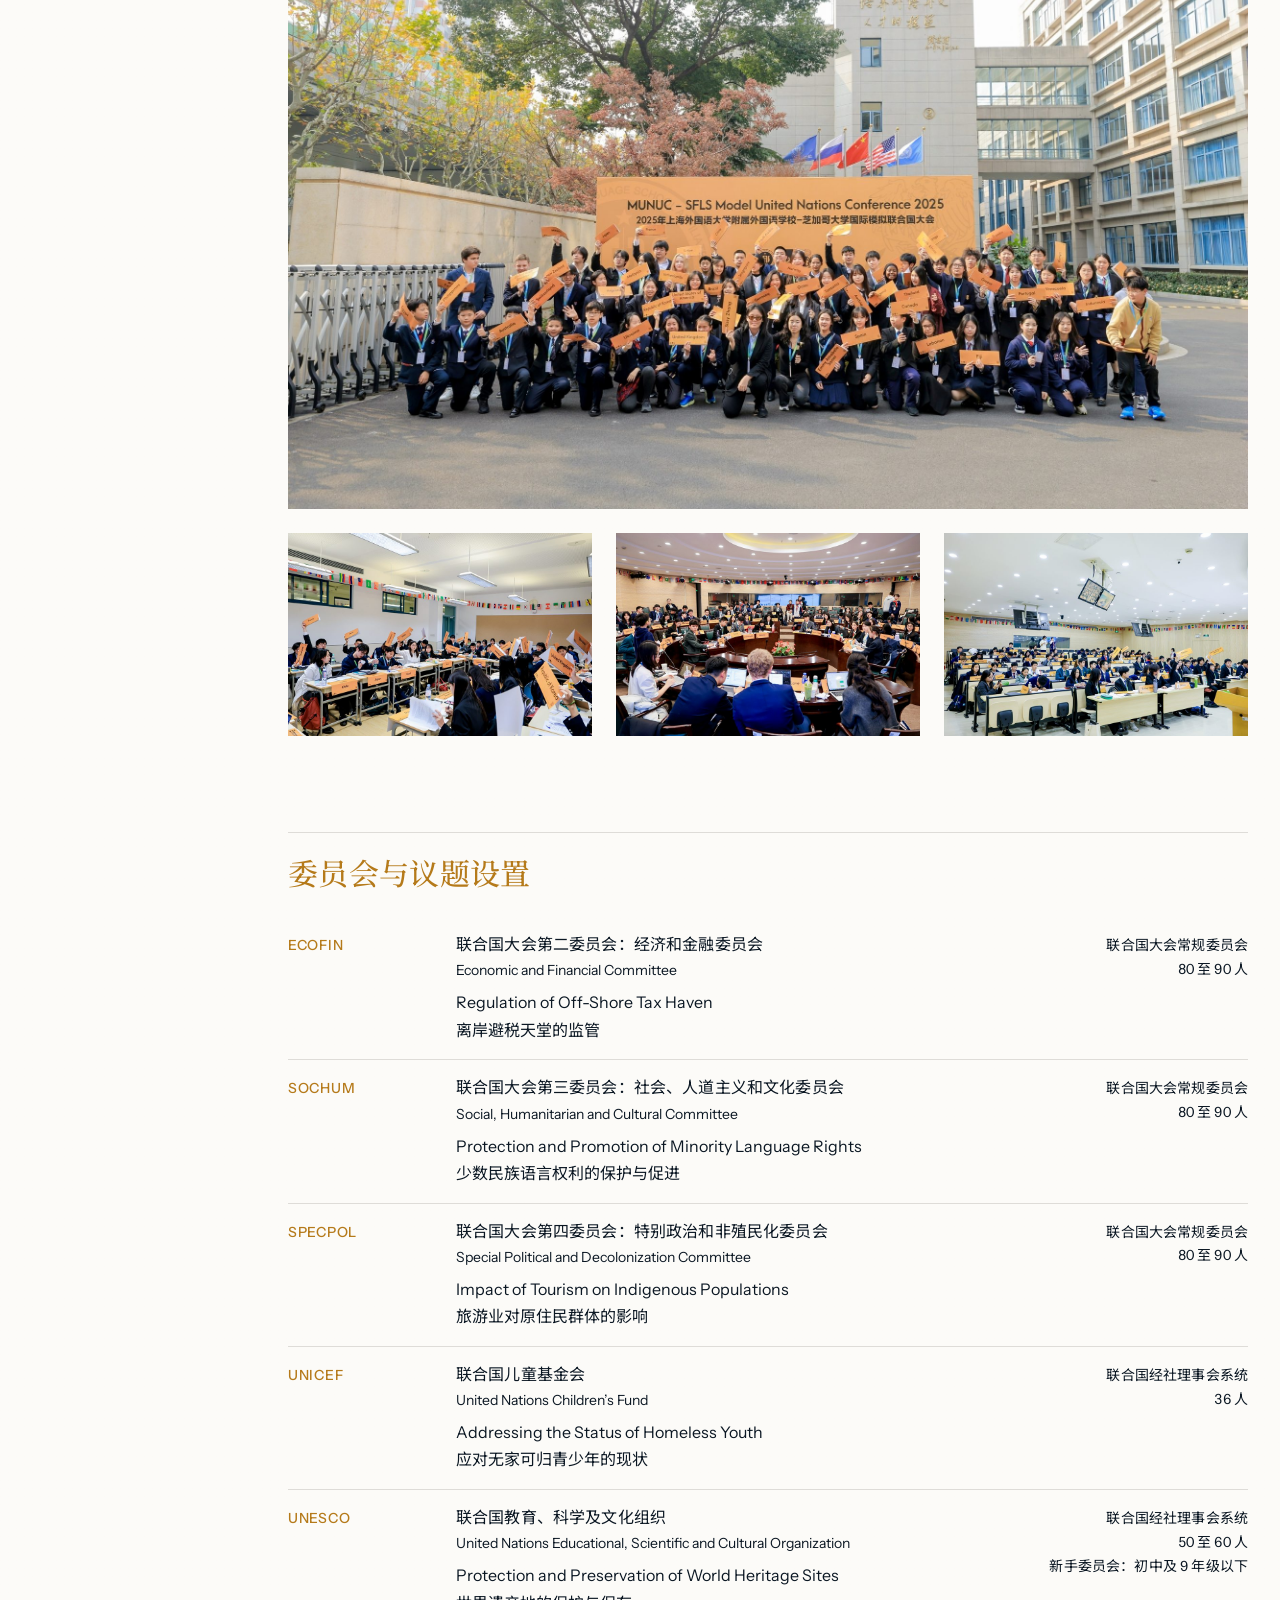
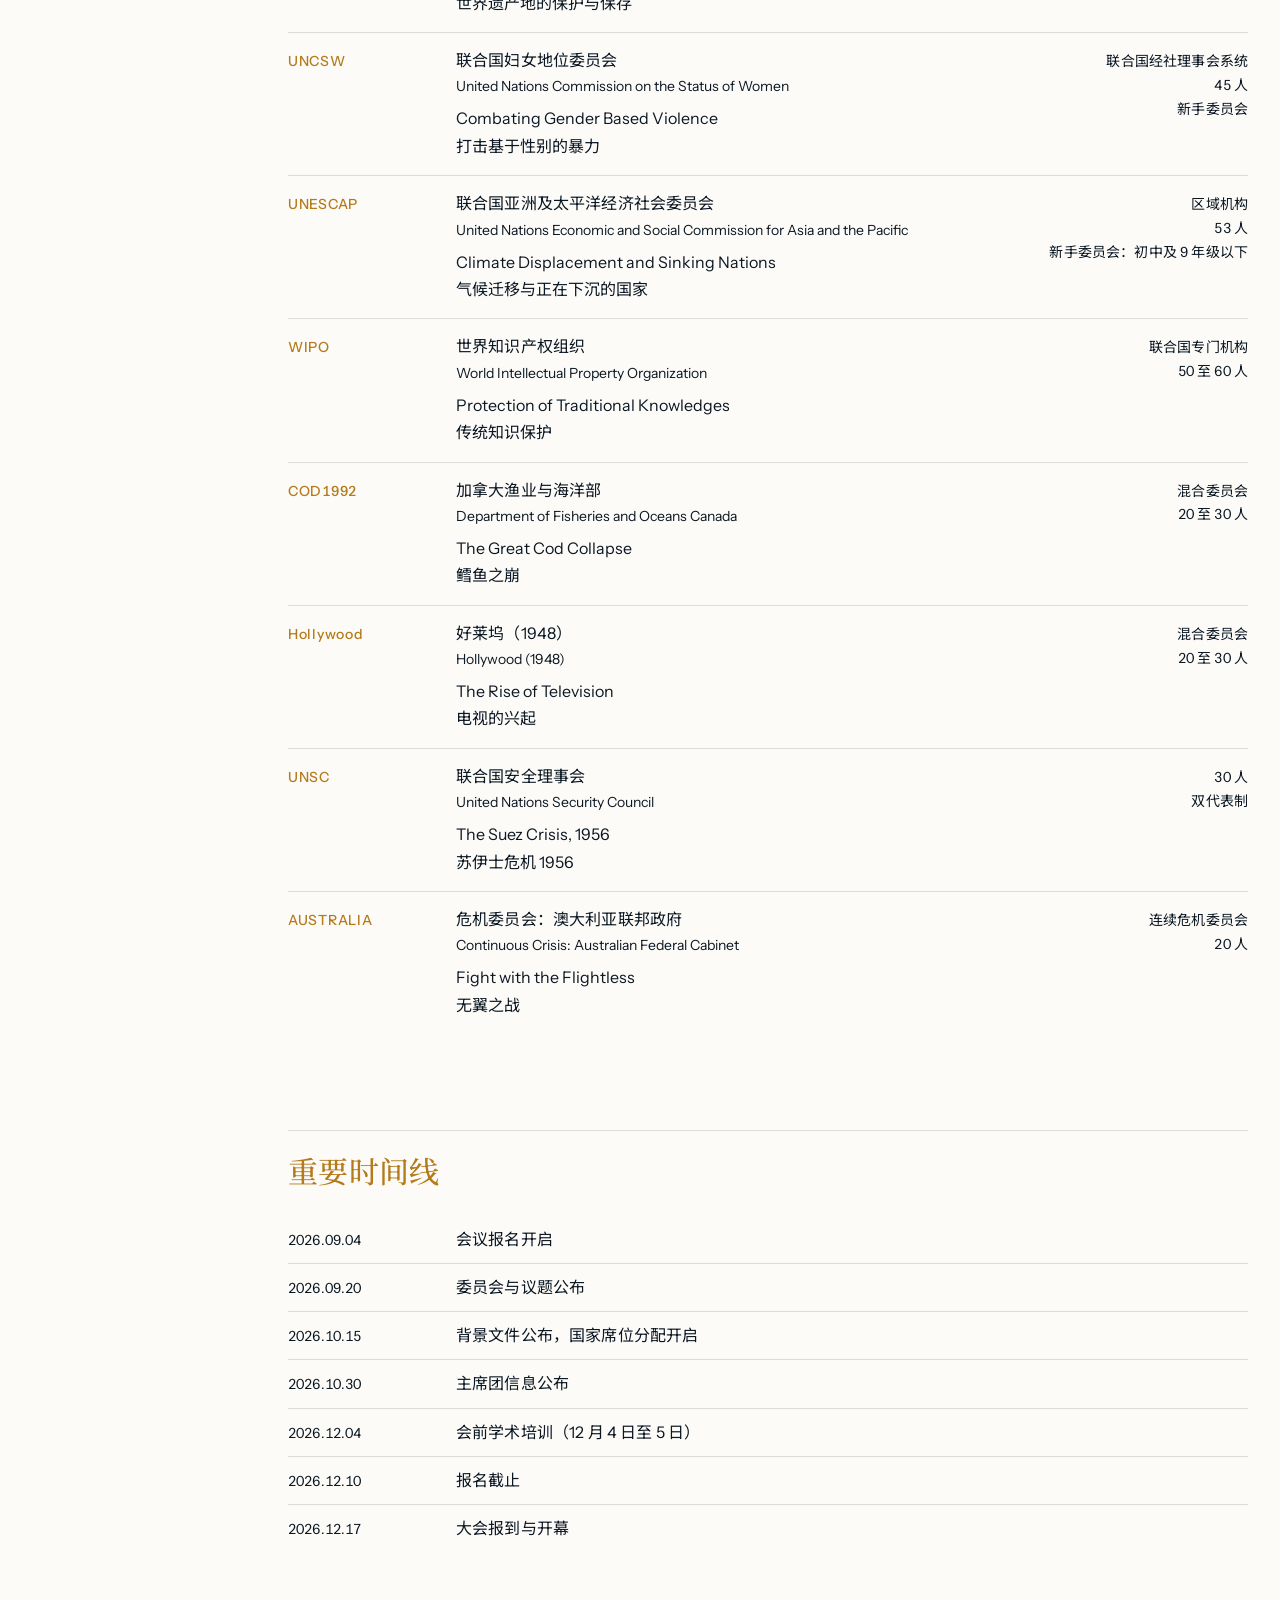
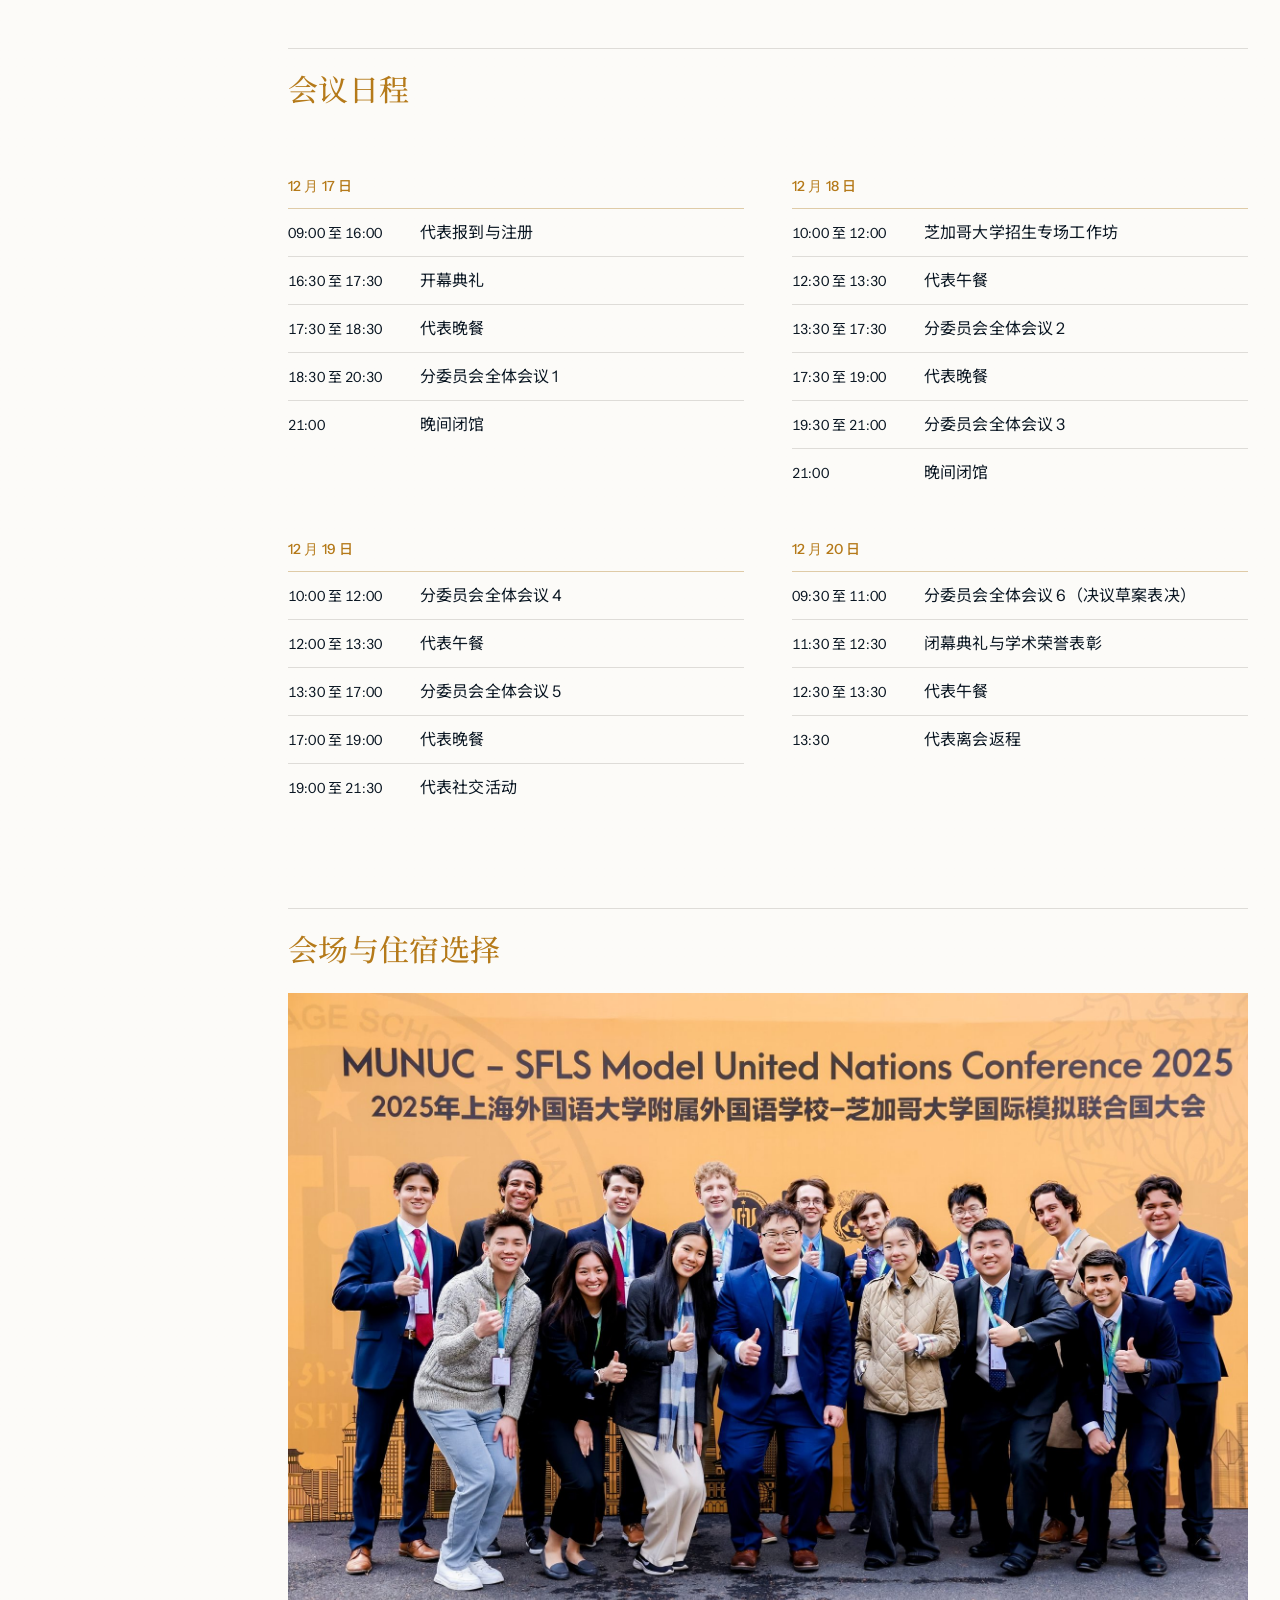
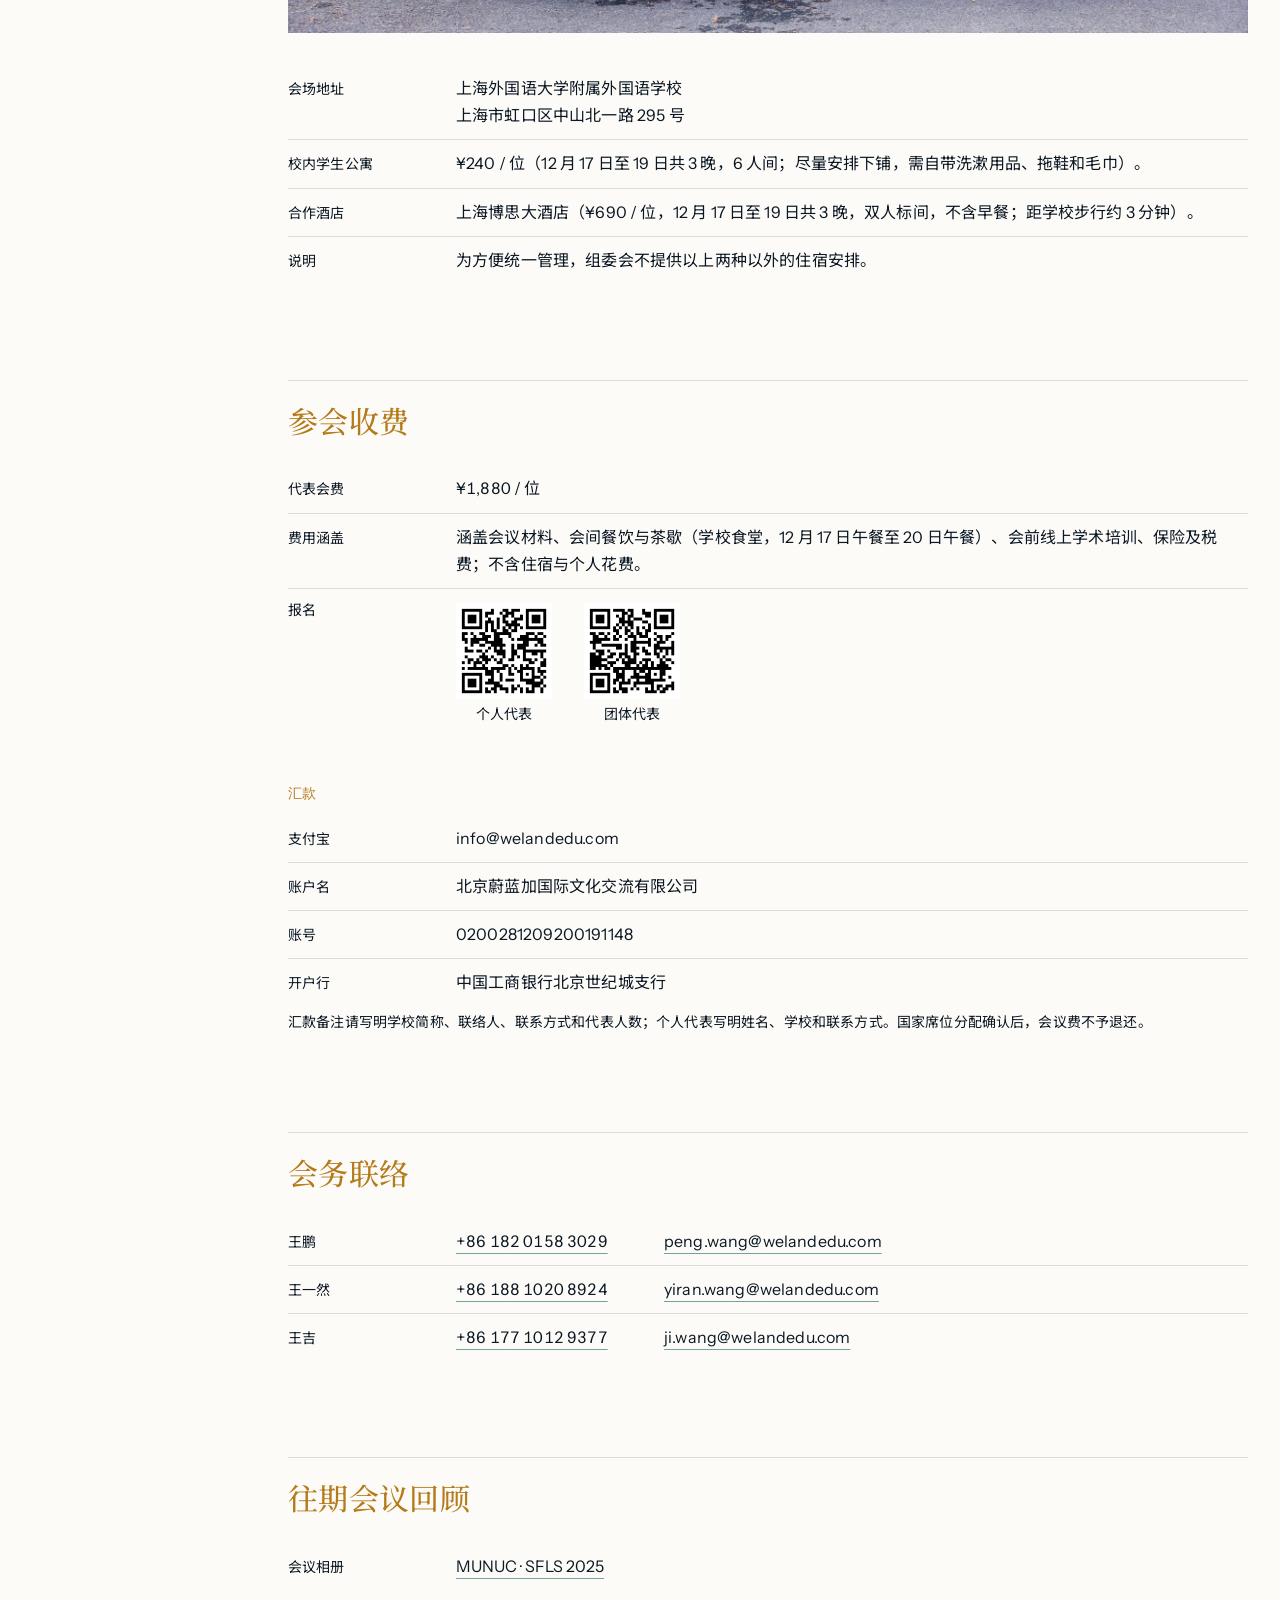
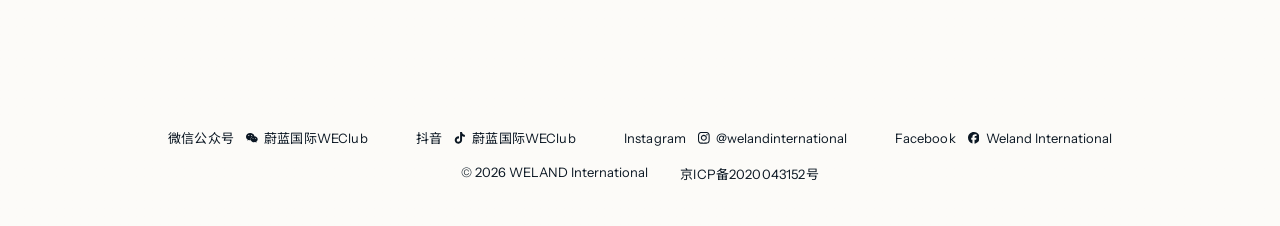
<file: conferences/munuc-sfls.html>
<!doctype html>
<html lang="zh-CN">
<head>
<meta charset="utf-8">
<meta name="viewport" content="width=device-width, initial-scale=1, viewport-fit=cover">
<meta name="theme-color" content="#f5f2ea">
<title>MUNUC · SFLS 2026 | 蔚蓝国际</title>
<meta name="description" content="2026 年上海外国语大学附属外国语学校与芝加哥大学国际模拟联合国大会官方平台">
<link rel="icon" type="image/png" sizes="32x32" href="../assets/img/weland-icon-32.png?v=4">
<link rel="icon" type="image/png" sizes="16x16" href="../assets/img/weland-icon-16.png?v=4">
<link rel="icon" type="image/png" sizes="192x192" href="../assets/img/weland-icon-192.png?v=4">
<link rel="apple-touch-icon" href="../assets/img/apple-touch-icon.png?v=4">
<link rel="stylesheet" href="../assets/css/fonts.css?v=29">
<link rel="stylesheet" href="../assets/css/site.css?v=29">
</head>
<body class="conf" style="--accent:#e7a33f;--accent-ink:#b57a1a">
<a class="skip" href="#main">跳到正文</a>
<header class="top"><a class="home" href="../index.html"><img src="../assets/img/weland-mark.png" alt="" width="24" height="32">蔚蓝国际</a><nav class="site" aria-label="网站导航"><details class="menu"><summary class="current" aria-expanded="false">学术会议<svg viewBox="0 0 10 6" aria-hidden="true"><path d="M1 1l4 4 4-4" fill="none" stroke="currentColor" stroke-width="1.5" vector-effect="non-scaling-stroke"/></svg></summary><ul><li style="--accent:#46634f"><a href="../conferences/ogmun-shsid-2026.html"><span class="sw" style="background:#46634f" aria-hidden="true"></span><span class="m-name" lang="en">OGMUN · SHSID</span></a></li><li style="--accent:#8f2f1f"><a href="../conferences/ymun-china-2026.html"><span class="sw" style="background:#8f2f1f" aria-hidden="true"></span><span class="m-name" lang="en">YMUN China</span></a></li><li style="--accent:#1f7a6b"><a href="../conferences/wemun-expo-2026.html"><span class="sw" style="background:#1f7a6b" aria-hidden="true"></span><span class="m-name" lang="en">WEMUN EXPO</span></a></li><li style="--accent:#e7a33f;--accent-ink:#b57a1a"><a href="../conferences/munuc-sfls.html" aria-current="page"><span class="sw" style="background:#e7a33f" aria-hidden="true"></span><span class="m-name" lang="en">MUNUC · SFLS</span></a></li></ul></details><a href="../about.html">关于蔚蓝</a><a href="../en/conferences/munuc-sfls.html" hreflang="en" lang="en">EN</a></nav></header>
<main id="main">
<div class="doc"><nav class="toc" aria-label="本页目录"><div class="row"><a href="#letter">组委会欢迎信</a><a href="#committees">委员会与议题设置</a><a href="#timeline">重要时间线</a><a href="#itinerary">会议日程</a><a href="#venue">会场与住宿选择</a><a href="#register">参会收费</a><a href="#contact">会务联络</a><a href="#gallery">往期会议回顾</a></div></nav><div class="col"><div class="head"><div><h1 lang="en">MUNUC · SFLS 2026</h1><p>2026 年上海外国语大学附属外国语学校与芝加哥大学国际模拟联合国大会</p><p class="when">2026 年 12 月 17 日至 20 日 · 上海</p></div><figure class="side"><img src="../assets/img/poster-munuc-2026.jpg" alt="MUNUC · SFLS 2026 海报"></figure></div><section class="sec" id="letter"><h2>组委会欢迎信</h2><div class="letter" lang="zh-CN"><p class="salute">尊敬的各校领导、老师们、同学们：</p><p>我们特此诚挚地邀请贵校师生莅临参与“2026 年第十一届上海外国语大学附属外国语学校与芝加哥大学国际模拟联合国大会”（MUNUC · SFLS 2026）。本次会议将于 2026 年 12 月 17 日至 20 日在上海外国语大学附属外国语学校隆重举行。</p><p>本次会议由上海外国语大学附属外国语学校、芝加哥大学模拟联合国大会与蔚蓝国际模拟联合国教育平台三方联合主办。芝加哥大学模拟联合国大会享誉全球，是国际模联领域极具标杆意义的盛会。结合蔚蓝国际成熟的模联教育平台资源，以及上外附中多年承办国际会议、深耕模联教育的实践积淀，本次大会致力于打造一处兼具学术深度与全球视野的青年思想高地。我们期待汇聚世界各地青年，聚焦全球治理现实议题，唤醒青年的思辨力量，锻造跨文化沟通本领，涵养面向未来的全球胜任力。</p><p>上海外国语大学附属外国语学校肇始于 1963 年，是经周恩来总理亲自批示设立的七所外国语学校之一，直属教育部，素有“外语外交人才的摇篮”的美誉。六十余载薪火相传，深厚的人文底蕴滋养一代代学子，让他们根植华夏沃土，瞭望世界风云。作为上海市实验性示范性高中、全国外国语学校工作研究会会长与理事长单位、全国中小学外语教研示范学校，学校始终秉持“服务祖国发展、服务人类进步”的办学宗旨，传承“自强、至诚、志远”的校训，致力于培养全面发展、外语见长、文理并举、高素质、复合型、国际型预备英才。自 2004 年模拟联合国社团成立以来，一届届学子奔赴海内外各大会场，以专业的学术素养发声，尽显新时代青年守护和平、勇担使命的少年意气。</p><p>本次大会设置多维度、多层次的委员会，为青年搭建起沉浸式的国际议事仿真场景。代表们将撰写立场文件，锚定立场、梳理洞见；在会场之中展开思辨交锋，在观点碰撞间拓展认知边界；投入复杂多边磋商，在博弈与权衡中打磨战略格局。在这里，青年不再只是全球议题的旁观者，而是化身议题的思考者、方案的共建者。当代表们站在“国家”的立场，为全球气候行动斟酌字句，为数字时代的全球治理谋划制度构想，收获的远不止谈判与交涉的能力。这更是一场独属于青年的实践：以少年之思，关切人类共同命运；以青春之力，探寻全人类共同发展的可行道路。我们期待，各位代表可以在唇齿交锋之间彰显格局，在并肩协作之中凝聚信任，用属于新生代的创想与行动力，为纷繁复杂的时代，注入独属于青年的光亮。</p><p>目前，会议报名工作陆续展开。我们将在蔚蓝国际 WEClub 微信公众号、蔚蓝国际网站的官方页面及上外附中相关微信公众号公布会议具体信息，以方便各位的报名和咨询。</p><p>我们诚邀您共赴这场思想盛会，于岁末冬日在上海共同见证青年才俊的智慧激荡与时代回响！</p><p class="sign"><span>2026 年上海外国语大学附属外国语学校与芝加哥大学国际模拟联合国大会组委会</span><span>2026 年 9 月</span></p></div></section><section class="sec spread"><img class="wide" src="../assets/img/munuc-group.jpg" alt="全体代表在校园合影" loading="lazy"><div class="three"><img src="../assets/img/munuc-placards-s.jpg" alt="代表举起国家牌" loading="lazy"><img src="../assets/img/munuc-round-s.jpg" alt="圆桌委员会" loading="lazy"><img src="../assets/img/munuc-flags-s.jpg" alt="挂满国旗的教室" loading="lazy"></div></section><section class="sec" id="committees"><h2>委员会与议题设置</h2><dl class="rows committees"><div><dt><span class="caps" lang="en">ECOFIN</span></dt><dd><p>联合国大会第二委员会：经济和金融委员会</p><p class="en-name" lang="en">Economic and Financial Committee</p><ul class="topics"><li lang="en">Regulation of Off-Shore Tax Haven<span lang="zh-CN">离岸避税天堂的监管</span></li></ul></dd><dd class="note"><span>联合国大会常规委员会</span><span>80 至 90 人</span></dd></div><div><dt><span class="caps" lang="en">SOCHUM</span></dt><dd><p>联合国大会第三委员会：社会、人道主义和文化委员会</p><p class="en-name" lang="en">Social, Humanitarian and Cultural Committee</p><ul class="topics"><li lang="en">Protection and Promotion of Minority Language Rights<span lang="zh-CN">少数民族语言权利的保护与促进</span></li></ul></dd><dd class="note"><span>联合国大会常规委员会</span><span>80 至 90 人</span></dd></div><div><dt><span class="caps" lang="en">SPECPOL</span></dt><dd><p>联合国大会第四委员会：特别政治和非殖民化委员会</p><p class="en-name" lang="en">Special Political and Decolonization Committee</p><ul class="topics"><li lang="en">Impact of Tourism on Indigenous Populations<span lang="zh-CN">旅游业对原住民群体的影响</span></li></ul></dd><dd class="note"><span>联合国大会常规委员会</span><span>80 至 90 人</span></dd></div><div><dt><span class="caps" lang="en">UNICEF</span></dt><dd><p>联合国儿童基金会</p><p class="en-name" lang="en">United Nations Children’s Fund</p><ul class="topics"><li lang="en">Addressing the Status of Homeless Youth<span lang="zh-CN">应对无家可归青少年的现状</span></li></ul></dd><dd class="note"><span>联合国经社理事会系统</span><span>36 人</span></dd></div><div><dt><span class="caps" lang="en">UNESCO</span></dt><dd><p>联合国教育、科学及文化组织</p><p class="en-name" lang="en">United Nations Educational, Scientific and Cultural Organization</p><ul class="topics"><li lang="en">Protection and Preservation of World Heritage Sites<span lang="zh-CN">世界遗产地的保护与保存</span></li></ul></dd><dd class="note"><span>联合国经社理事会系统</span><span>50 至 60 人</span><span>新手委员会：初中及 9 年级以下</span></dd></div><div><dt><span class="caps" lang="en">UNCSW</span></dt><dd><p>联合国妇女地位委员会</p><p class="en-name" lang="en">United Nations Commission on the Status of Women</p><ul class="topics"><li lang="en">Combating Gender Based Violence<span lang="zh-CN">打击基于性别的暴力</span></li></ul></dd><dd class="note"><span>联合国经社理事会系统</span><span>45 人</span><span>新手委员会</span></dd></div><div><dt><span class="caps" lang="en">UNESCAP</span></dt><dd><p>联合国亚洲及太平洋经济社会委员会</p><p class="en-name" lang="en">United Nations Economic and Social Commission for Asia and the Pacific</p><ul class="topics"><li lang="en">Climate Displacement and Sinking Nations<span lang="zh-CN">气候迁移与正在下沉的国家</span></li></ul></dd><dd class="note"><span>区域机构</span><span>53 人</span><span>新手委员会：初中及 9 年级以下</span></dd></div><div><dt><span class="caps" lang="en">WIPO</span></dt><dd><p>世界知识产权组织</p><p class="en-name" lang="en">World Intellectual Property Organization</p><ul class="topics"><li lang="en">Protection of Traditional Knowledges<span lang="zh-CN">传统知识保护</span></li></ul></dd><dd class="note"><span>联合国专门机构</span><span>50 至 60 人</span></dd></div><div><dt><span class="caps" lang="en">COD1992</span></dt><dd><p>加拿大渔业与海洋部</p><p class="en-name" lang="en">Department of Fisheries and Oceans Canada</p><ul class="topics"><li lang="en">The Great Cod Collapse<span lang="zh-CN">鳕鱼之崩</span></li></ul></dd><dd class="note"><span>混合委员会</span><span>20 至 30 人</span></dd></div><div><dt><span class="caps" lang="en">Hollywood</span></dt><dd><p>好莱坞（1948）</p><p class="en-name" lang="en">Hollywood (1948)</p><ul class="topics"><li lang="en">The Rise of Television<span lang="zh-CN">电视的兴起</span></li></ul></dd><dd class="note"><span>混合委员会</span><span>20 至 30 人</span></dd></div><div><dt><span class="caps" lang="en">UNSC</span></dt><dd><p>联合国安全理事会</p><p class="en-name" lang="en">United Nations Security Council</p><ul class="topics"><li lang="en">The Suez Crisis, 1956<span lang="zh-CN">苏伊士危机 1956</span></li></ul></dd><dd class="note"><span>30 人</span><span>双代表制</span></dd></div><div><dt><span class="caps" lang="en">AUSTRALIA</span></dt><dd><p>危机委员会：澳大利亚联邦政府</p><p class="en-name" lang="en">Continuous Crisis: Australian Federal Cabinet</p><ul class="topics"><li lang="en">Fight with the Flightless<span lang="zh-CN">无翼之战</span></li></ul></dd><dd class="note"><span>连续危机委员会</span><span>20 人</span></dd></div></dl></section><section class="sec" id="timeline"><h2>重要时间线</h2><dl class="rows"><div><dt>2026.09.04</dt><dd>会议报名开启</dd></div><div><dt>2026.09.20</dt><dd>委员会与议题公布</dd></div><div><dt>2026.10.15</dt><dd>背景文件公布，国家席位分配开启</dd></div><div><dt>2026.10.30</dt><dd>主席团信息公布</dd></div><div><dt>2026.12.04</dt><dd>会前学术培训（12 月 4 日至 5 日）</dd></div><div><dt>2026.12.10</dt><dd>报名截止</dd></div><div><dt>2026.12.17</dt><dd>大会报到与开幕</dd></div></dl></section><section class="sec" id="itinerary"><h2>会议日程</h2><div class="days"><div><h3 class="sub">12 月 17 日</h3><dl class="rows"><div><dt><time>09:00 至 16:00</time></dt><dd>代表报到与注册</dd></div><div><dt><time>16:30 至 17:30</time></dt><dd>开幕典礼</dd></div><div><dt><time>17:30 至 18:30</time></dt><dd>代表晚餐</dd></div><div><dt><time>18:30 至 20:30</time></dt><dd>分委员会全体会议 1</dd></div><div><dt><time>21:00</time></dt><dd>晚间闭馆</dd></div></dl></div><div><h3 class="sub">12 月 18 日</h3><dl class="rows"><div><dt><time>10:00 至 12:00</time></dt><dd>芝加哥大学招生专场工作坊</dd></div><div><dt><time>12:30 至 13:30</time></dt><dd>代表午餐</dd></div><div><dt><time>13:30 至 17:30</time></dt><dd>分委员会全体会议 2</dd></div><div><dt><time>17:30 至 19:00</time></dt><dd>代表晚餐</dd></div><div><dt><time>19:30 至 21:00</time></dt><dd>分委员会全体会议 3</dd></div><div><dt><time>21:00</time></dt><dd>晚间闭馆</dd></div></dl></div><div><h3 class="sub">12 月 19 日</h3><dl class="rows"><div><dt><time>10:00 至 12:00</time></dt><dd>分委员会全体会议 4</dd></div><div><dt><time>12:00 至 13:30</time></dt><dd>代表午餐</dd></div><div><dt><time>13:30 至 17:00</time></dt><dd>分委员会全体会议 5</dd></div><div><dt><time>17:00 至 19:00</time></dt><dd>代表晚餐</dd></div><div><dt><time>19:00 至 21:30</time></dt><dd>代表社交活动</dd></div></dl></div><div><h3 class="sub">12 月 20 日</h3><dl class="rows"><div><dt><time>09:30 至 11:00</time></dt><dd>分委员会全体会议 6（决议草案表决）</dd></div><div><dt><time>11:30 至 12:30</time></dt><dd>闭幕典礼与学术荣誉表彰</dd></div><div><dt><time>12:30 至 13:30</time></dt><dd>代表午餐</dd></div><div><dt><time>13:30</time></dt><dd>代表离会返程</dd></div></dl></div></div></section><section class="sec" id="venue"><h2>会场与住宿选择</h2><img class="wide" src="../assets/img/munuc-secretariat.jpg" alt="主席团在会议背景板前合影" loading="lazy"><dl class="rows"><div><dt>会场地址</dt><dd>上海外国语大学附属外国语学校<br>上海市虹口区中山北一路 295 号</dd></div><div><dt>校内学生公寓</dt><dd>¥240 / 位（12 月 17 日至 19 日共 3 晚，6 人间；尽量安排下铺，需自带洗漱用品、拖鞋和毛巾）。</dd></div><div><dt>合作酒店</dt><dd>上海博思大酒店（¥690 / 位，12 月 17 日至 19 日共 3 晚，双人标间，不含早餐；距学校步行约 3 分钟）。</dd></div><div><dt>说明</dt><dd>为方便统一管理，组委会不提供以上两种以外的住宿安排。</dd></div></dl></section><section class="sec" id="register"><h2>参会收费</h2><dl class="rows"><div><dt>代表会费</dt><dd><span class="num">¥1,880</span> / 位</dd></div><div><dt>费用涵盖</dt><dd>涵盖会议材料、会间餐饮与茶歇（学校食堂，12 月 17 日午餐至 20 日午餐）、会前线上学术培训、保险及税费；不含住宿与个人花费。</dd></div><div><dt>报名</dt><dd><div class="qrs"><figure class="qr"><img src="../assets/img/qr-munuc-individual.png" alt="个人代表报名二维码" width="96" height="96"><figcaption>个人代表</figcaption></figure><figure class="qr"><img src="../assets/img/qr-munuc-group.png" alt="团体代表报名二维码" width="96" height="96"><figcaption>团体代表</figcaption></figure></div></dd></div></dl><h3 class="sub">汇款</h3><dl class="rows"><div><dt>支付宝</dt><dd>info@welandedu.com</dd></div><div><dt>账户名</dt><dd>北京蔚蓝加国际文化交流有限公司</dd></div><div><dt>账号</dt><dd>0200281209200191148</dd></div><div><dt>开户行</dt><dd>中国工商银行北京世纪城支行</dd></div></dl><p class="note">汇款备注请写明学校简称、联络人、联系方式和代表人数；个人代表写明姓名、学校和联系方式。国家席位分配确认后，会议费不予退还。</p></section><section class="sec" id="contact"><h2>会务联络</h2><dl class="rows"><div><dt>王鹏</dt><dd><span class="people"><a href="tel:+8618201583029">+86 182 0158 3029</a><a href="mailto:peng.wang@welandedu.com">peng.wang@welandedu.com</a></span></dd></div><div><dt>王一然</dt><dd><span class="people"><a href="tel:+8618810208924">+86 188 1020 8924</a><a href="mailto:yiran.wang@welandedu.com">yiran.wang@welandedu.com</a></span></dd></div><div><dt>王吉</dt><dd><span class="people"><a href="tel:+8617710129377">+86 177 1012 9377</a><a href="mailto:ji.wang@welandedu.com">ji.wang@welandedu.com</a></span></dd></div></dl></section><section class="sec" id="gallery"><h2>往期会议回顾</h2><dl class="rows"><div><dt>会议相册</dt><dd><a href="https://alltuu.cc/r/eYrumi/" target="_blank" rel="noopener" lang="en">MUNUC · SFLS 2025</a></dd></div></dl></section></div></div>
</main>
<footer class="foot"><dl class="accounts"><div><dt>微信公众号</dt><dd><span class="acct"><svg viewBox="0 0 24 24" aria-hidden="true"><path d="M8.691 2.188C3.891 2.188 0 5.476 0 9.53c0 2.212 1.17 4.203 3.002 5.55a.59.59 0 0 1 .213.665l-.39 1.48c-.019.07-.048.141-.048.213 0 .163.13.295.29.295a.326.326 0 0 0 .167-.054l1.903-1.114a.864.864 0 0 1 .717-.098 10.16 10.16 0 0 0 2.837.403c.276 0 .543-.027.811-.05-.857-2.578.157-4.972 1.932-6.446 1.703-1.415 3.882-1.98 5.853-1.838-.576-3.583-4.196-6.348-8.596-6.348zM5.785 5.991c.642 0 1.162.529 1.162 1.18a1.17 1.17 0 0 1-1.162 1.178A1.17 1.17 0 0 1 4.623 7.17c0-.651.52-1.18 1.162-1.18zm5.813 0c.642 0 1.162.529 1.162 1.18a1.17 1.17 0 0 1-1.162 1.178 1.17 1.17 0 0 1-1.162-1.178c0-.651.52-1.18 1.162-1.18zm5.34 2.867c-1.797-.052-3.746.512-5.28 1.786-1.72 1.428-2.687 3.72-1.78 6.22.942 2.453 3.666 4.229 6.884 4.229.826 0 1.622-.12 2.361-.336a.722.722 0 0 1 .598.082l1.584.926a.272.272 0 0 0 .14.047c.134 0 .24-.111.24-.247 0-.06-.023-.12-.038-.177l-.327-1.233a.582.582 0 0 1-.023-.156.49.49 0 0 1 .201-.398C23.024 18.48 24 16.82 24 14.98c0-3.21-2.931-5.837-6.656-6.088V8.89c-.135-.01-.27-.027-.407-.03zm-2.53 3.274c.535 0 .969.44.969.982a.976.976 0 0 1-.969.983.976.976 0 0 1-.969-.983c0-.542.434-.982.97-.982zm4.844 0c.535 0 .969.44.969.982a.976.976 0 0 1-.969.983.976.976 0 0 1-.969-.983c0-.542.434-.982.969-.982z"/></svg>蔚蓝国际WEClub</span></dd></div><div><dt>抖音</dt><dd><span class="acct"><svg viewBox="0 0 24 24" aria-hidden="true"><path d="M12.525.02c1.31-.02 2.61-.01 3.91-.02.08 1.53.63 3.09 1.75 4.17 1.12 1.11 2.7 1.62 4.24 1.79v4.03c-1.44-.05-2.89-.35-4.2-.97-.57-.26-1.1-.59-1.62-.93-.01 2.92.01 5.84-.02 8.75-.08 1.4-.54 2.79-1.35 3.94-1.31 1.92-3.58 3.17-5.91 3.21-1.43.08-2.86-.31-4.08-1.03-2.02-1.19-3.44-3.37-3.65-5.71-.02-.5-.03-1-.01-1.49.18-1.9 1.12-3.72 2.58-4.96 1.66-1.44 3.98-2.13 6.15-1.72.02 1.48-.04 2.96-.04 4.44-.99-.32-2.15-.23-3.02.37-.63.41-1.11 1.04-1.36 1.75-.21.51-.15 1.07-.14 1.61.24 1.64 1.82 3.02 3.5 2.87 1.12-.01 2.19-.66 2.77-1.61.19-.33.4-.67.41-1.06.1-1.79.06-3.57.07-5.36.01-4.03-.01-8.05.02-12.07z"/></svg>蔚蓝国际WEClub</span></dd></div><div><dt>Instagram</dt><dd><a class="acct" href="https://www.instagram.com/welandinternational/" lang="en" rel="noopener"><svg viewBox="0 0 24 24" aria-hidden="true"><path d="M7.0301.084c-1.2768.0602-2.1487.264-2.911.5634-.7888.3075-1.4575.72-2.1228 1.3877-.6652.6677-1.075 1.3368-1.3802 2.127-.2954.7638-.4956 1.6365-.552 2.914-.0564 1.2775-.0689 1.6882-.0626 4.947.0062 3.2586.0206 3.6671.0825 4.9473.061 1.2765.264 2.1482.5635 2.9107.308.7889.72 1.4573 1.388 2.1228.6679.6655 1.3365 1.0743 2.1285 1.38.7632.295 1.6361.4961 2.9134.552 1.2773.056 1.6884.069 4.9462.0627 3.2578-.0062 3.668-.0207 4.9478-.0814 1.28-.0607 2.147-.2652 2.9098-.5633.7889-.3086 1.4578-.72 2.1228-1.3881.665-.6682 1.0745-1.3378 1.3795-2.1284.2957-.7632.4966-1.636.552-2.9124.056-1.2809.0692-1.6898.063-4.948-.0063-3.2583-.021-3.6668-.0817-4.9465-.0607-1.2797-.264-2.1487-.5633-2.9117-.3084-.7889-.72-1.4568-1.3876-2.1228C21.2982 1.33 20.628.9208 19.8378.6165 19.074.321 18.2017.1197 16.9244.0645 15.6471.0093 15.236-.005 11.977.0014 8.718.0076 8.31.0215 7.0301.0839m.1402 21.6932c-1.17-.0509-1.8053-.2453-2.2287-.408-.5606-.216-.96-.4771-1.3819-.895-.422-.4178-.6811-.8186-.9-1.378-.1644-.4234-.3624-1.058-.4171-2.228-.0595-1.2645-.072-1.6442-.079-4.848-.007-3.2037.0053-3.583.0607-4.848.05-1.169.2456-1.805.408-2.2282.216-.5613.4762-.96.895-1.3816.4188-.4217.8184-.6814 1.3783-.9003.423-.1651 1.0575-.3614 2.227-.4171 1.2655-.06 1.6447-.072 4.848-.079 3.2033-.007 3.5835.005 4.8495.0608 1.169.0508 1.8053.2445 2.228.408.5608.216.96.4754 1.3816.895.4217.4194.6816.8176.9005 1.3787.1653.4217.3617 1.056.4169 2.2263.0602 1.2655.0739 1.645.0796 4.848.0058 3.203-.0055 3.5834-.061 4.848-.051 1.17-.245 1.8055-.408 2.2294-.216.5604-.4763.96-.8954 1.3814-.419.4215-.8181.6811-1.3783.9-.4224.1649-1.0577.3617-2.2262.4174-1.2656.0595-1.6448.072-4.8493.079-3.2045.007-3.5825-.006-4.848-.0608M16.953 5.5864A1.44 1.44 0 1 0 18.39 4.144a1.44 1.44 0 0 0-1.437 1.4424M5.8385 12.012c.0067 3.4032 2.7706 6.1557 6.173 6.1493 3.4026-.0065 6.157-2.7701 6.1506-6.1733-.0065-3.4032-2.771-6.1565-6.174-6.1498-3.403.0067-6.156 2.771-6.1496 6.1738M8 12.0077a4 4 0 1 1 4.008 3.9921A3.9996 3.9996 0 0 1 8 12.0077"/></svg>@welandinternational</a></dd></div><div><dt>Facebook</dt><dd><span class="acct" lang="en"><svg viewBox="0 0 24 24" aria-hidden="true"><path d="M9.101 23.691v-7.98H6.627v-3.667h2.474v-1.58c0-4.085 1.848-5.978 5.858-5.978.401 0 .955.042 1.468.103a8.68 8.68 0 0 1 1.141.195v3.325a8.623 8.623 0 0 0-.653-.036 26.805 26.805 0 0 0-.733-.009c-.707 0-1.259.096-1.675.309a1.686 1.686 0 0 0-.679.622c-.258.42-.374.995-.374 1.752v1.297h3.919l-.386 2.103-.287 1.564h-3.246v8.245C19.396 23.238 24 18.179 24 12.044c0-6.627-5.373-12-12-12s-12 5.373-12 12c0 5.628 3.874 10.35 9.101 11.647Z"/></svg>Weland International</span></dd></div></dl><div class="legal"><span lang="en">© 2026 WELAND International</span><a href="http://beian.miit.gov.cn/" rel="noopener">京ICP备2020043152号</a></div></footer>
<script src="../assets/js/site.js?v=29"></script>
</body>
</html>
</file>
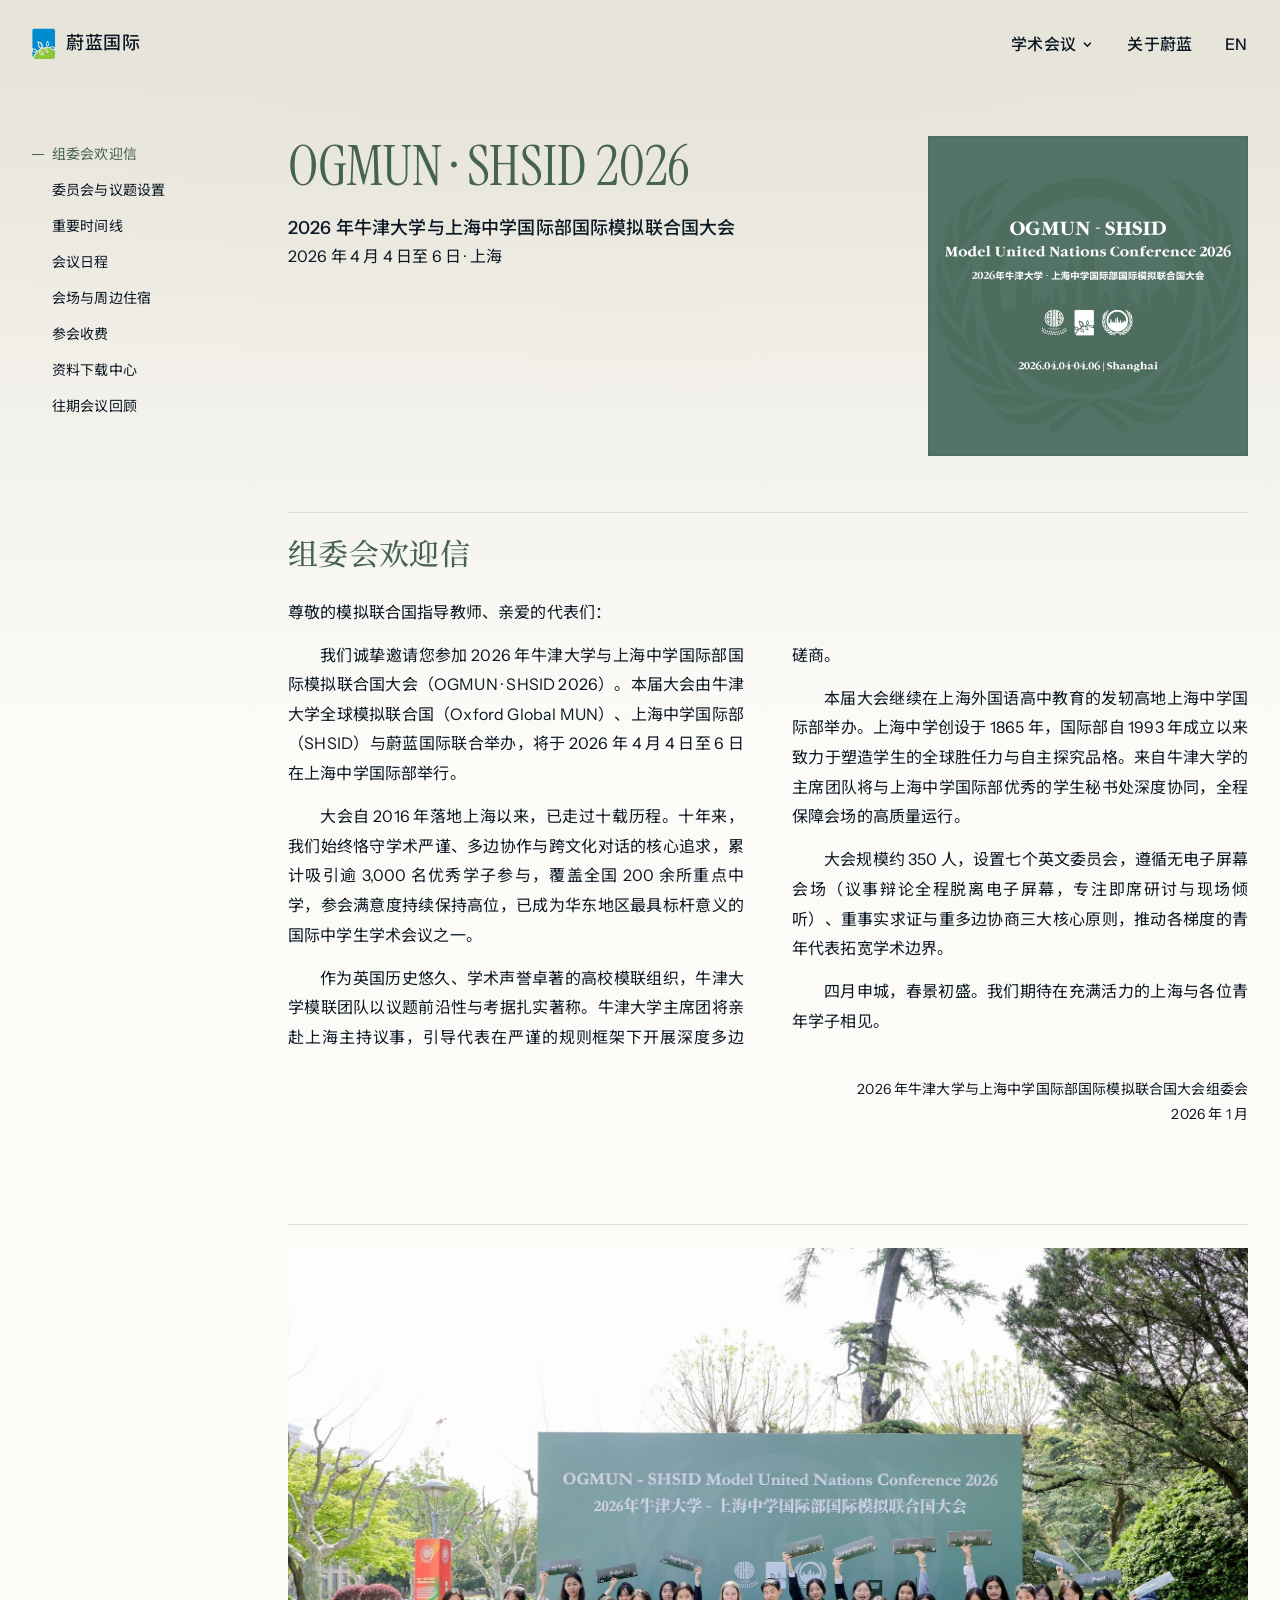
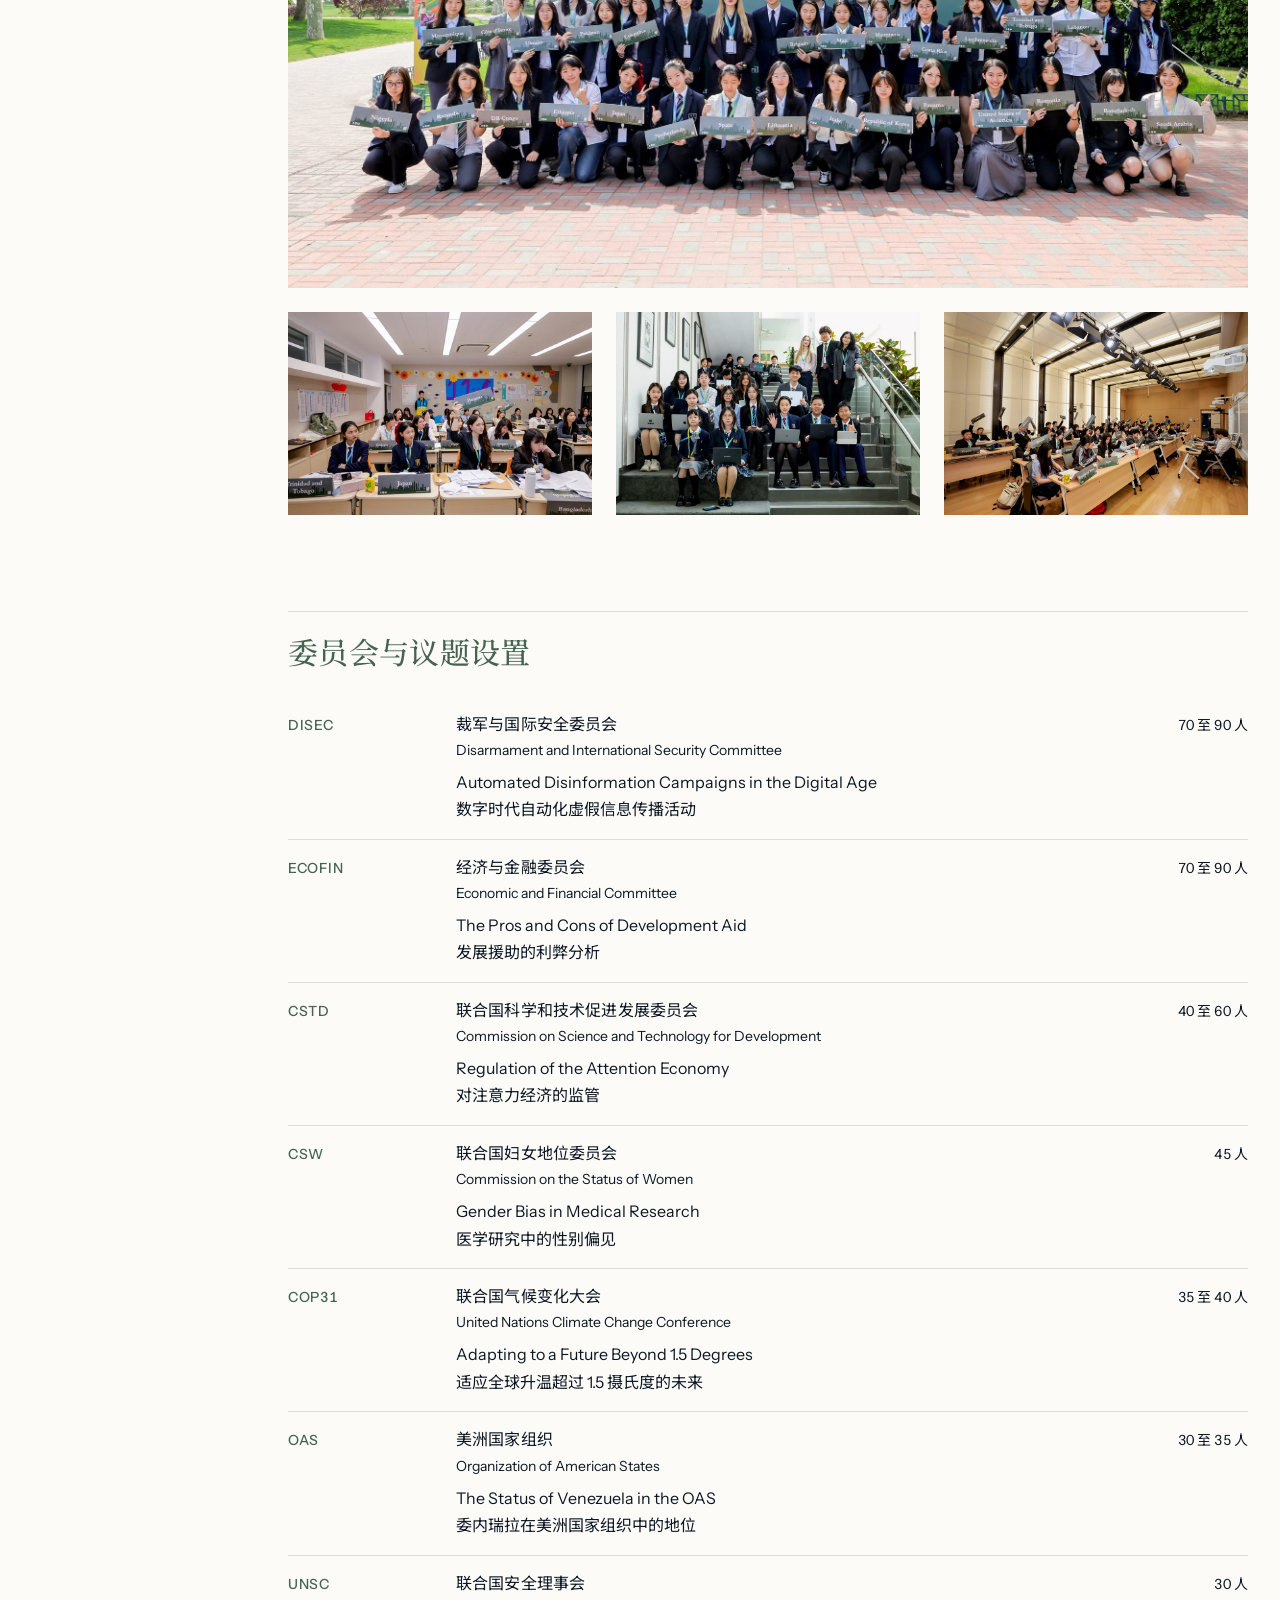
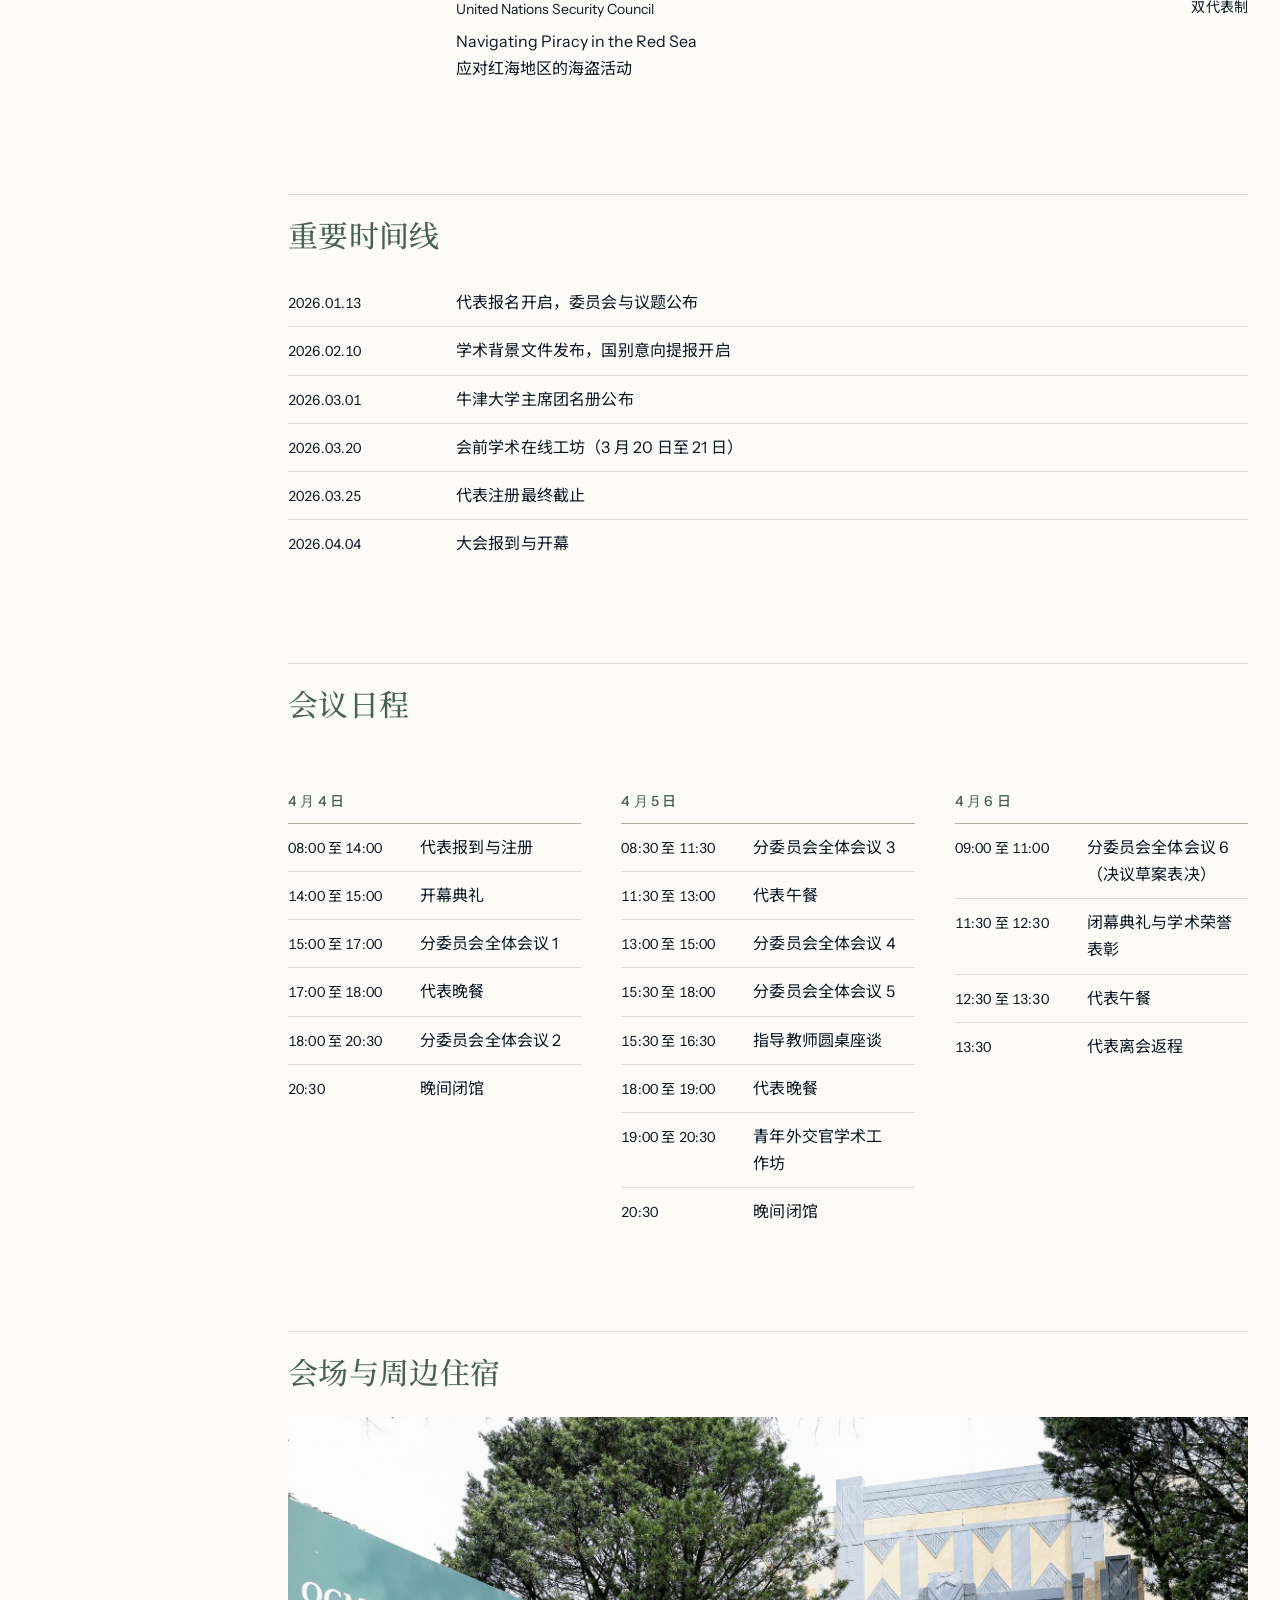
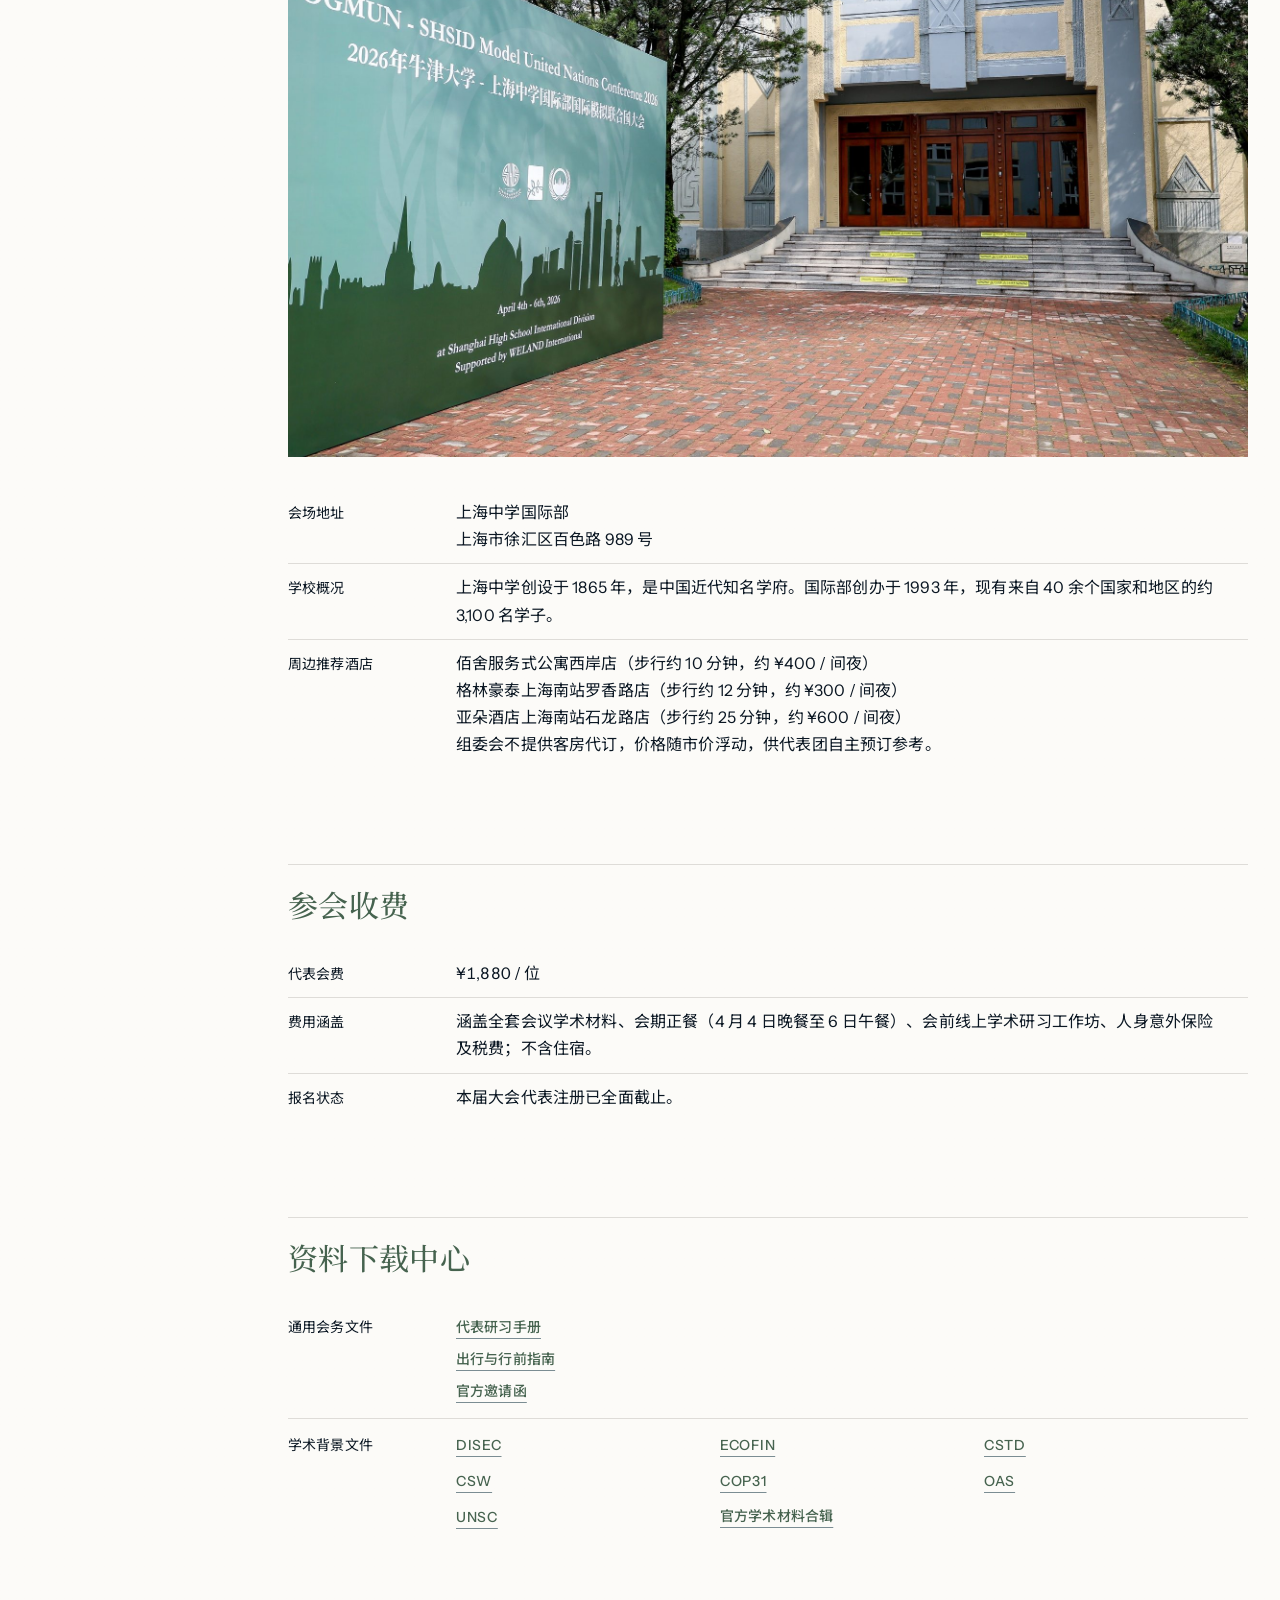
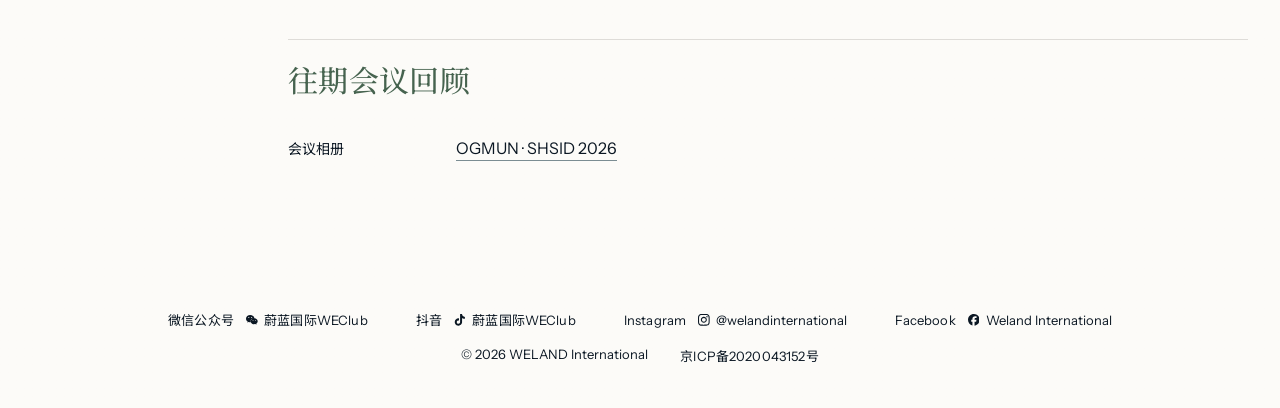
<file: conferences/ogmun-shsid-2026.html>
<!doctype html>
<html lang="zh-CN">
<head>
<meta charset="utf-8">
<meta name="viewport" content="width=device-width, initial-scale=1, viewport-fit=cover">
<meta name="theme-color" content="#f5f2ea">
<title>OGMUN · SHSID 2026 | 蔚蓝国际</title>
<meta name="description" content="2026 年牛津大学与上海中学国际部国际模拟联合国大会官方网站">
<link rel="icon" type="image/png" sizes="32x32" href="../assets/img/weland-icon-32.png?v=4">
<link rel="icon" type="image/png" sizes="16x16" href="../assets/img/weland-icon-16.png?v=4">
<link rel="icon" type="image/png" sizes="192x192" href="../assets/img/weland-icon-192.png?v=4">
<link rel="apple-touch-icon" href="../assets/img/apple-touch-icon.png?v=4">
<link rel="stylesheet" href="../assets/css/fonts.css?v=29">
<link rel="stylesheet" href="../assets/css/site.css?v=29">
</head>
<body class="conf" style="--accent:#46634f">
<a class="skip" href="#main">跳到正文</a>
<header class="top"><a class="home" href="../index.html"><img src="../assets/img/weland-mark.png" alt="" width="24" height="32">蔚蓝国际</a><nav class="site" aria-label="网站导航"><details class="menu"><summary class="current" aria-expanded="false">学术会议<svg viewBox="0 0 10 6" aria-hidden="true"><path d="M1 1l4 4 4-4" fill="none" stroke="currentColor" stroke-width="1.5" vector-effect="non-scaling-stroke"/></svg></summary><ul><li style="--accent:#46634f"><a href="../conferences/ogmun-shsid-2026.html" aria-current="page"><span class="sw" style="background:#46634f" aria-hidden="true"></span><span class="m-name" lang="en">OGMUN · SHSID</span></a></li><li style="--accent:#8f2f1f"><a href="../conferences/ymun-china-2026.html"><span class="sw" style="background:#8f2f1f" aria-hidden="true"></span><span class="m-name" lang="en">YMUN China</span></a></li><li style="--accent:#1f7a6b"><a href="../conferences/wemun-expo-2026.html"><span class="sw" style="background:#1f7a6b" aria-hidden="true"></span><span class="m-name" lang="en">WEMUN EXPO</span></a></li><li style="--accent:#e7a33f;--accent-ink:#b57a1a"><a href="../conferences/munuc-sfls.html"><span class="sw" style="background:#e7a33f" aria-hidden="true"></span><span class="m-name" lang="en">MUNUC · SFLS</span></a></li></ul></details><a href="../about.html">关于蔚蓝</a><a href="../en/conferences/ogmun-shsid-2026.html" hreflang="en" lang="en">EN</a></nav></header>
<main id="main">
<div class="doc"><nav class="toc" aria-label="本页目录"><div class="row"><a href="#letter">组委会欢迎信</a><a href="#committees">委员会与议题设置</a><a href="#timeline">重要时间线</a><a href="#itinerary">会议日程</a><a href="#venue">会场与周边住宿</a><a href="#register">参会收费</a><a href="#downloads">资料下载中心</a><a href="#gallery">往期会议回顾</a></div></nav><div class="col"><div class="head"><div><h1 lang="en">OGMUN · SHSID 2026</h1><p>2026 年牛津大学与上海中学国际部国际模拟联合国大会</p><p class="when">2026 年 4 月 4 日至 6 日 · 上海</p></div><figure class="side"><img src="../assets/img/poster-ogmun-2026.jpg" alt="OGMUN · SHSID 2026 海报"></figure></div><section class="sec" id="letter"><h2>组委会欢迎信</h2><div class="letter" lang="zh-CN"><p class="salute">尊敬的模拟联合国指导教师、亲爱的代表们：</p><p>我们诚挚邀请您参加 2026 年牛津大学与上海中学国际部国际模拟联合国大会（OGMUN · SHSID 2026）。本届大会由牛津大学全球模拟联合国（Oxford Global MUN）、上海中学国际部（SHSID）与蔚蓝国际联合举办，将于 2026 年 4 月 4 日至 6 日在上海中学国际部举行。</p><p>大会自 2016 年落地上海以来，已走过十载历程。十年来，我们始终恪守学术严谨、多边协作与跨文化对话的核心追求，累计吸引逾 3,000 名优秀学子参与，覆盖全国 200 余所重点中学，参会满意度持续保持高位，已成为华东地区最具标杆意义的国际中学生学术会议之一。</p><p>作为英国历史悠久、学术声誉卓著的高校模联组织，牛津大学模联团队以议题前沿性与考据扎实著称。牛津大学主席团将亲赴上海主持议事，引导代表在严谨的规则框架下开展深度多边磋商。</p><p>本届大会继续在上海外国语高中教育的发轫高地上海中学国际部举办。上海中学创设于 1865 年，国际部自 1993 年成立以来致力于塑造学生的全球胜任力与自主探究品格。来自牛津大学的主席团队将与上海中学国际部优秀的学生秘书处深度协同，全程保障会场的高质量运行。</p><p>大会规模约 350 人，设置七个英文委员会，遵循无电子屏幕会场（议事辩论全程脱离电子屏幕，专注即席研讨与现场倾听）、重事实求证与重多边协商三大核心原则，推动各梯度的青年代表拓宽学术边界。</p><p>四月申城，春景初盛。我们期待在充满活力的上海与各位青年学子相见。</p><p class="sign"><span>2026 年牛津大学与上海中学国际部国际模拟联合国大会组委会</span><span>2026 年 1 月</span></p></div></section><section class="sec spread"><img class="wide" src="../assets/img/og-group.jpg" alt="全体代表在校园合影" loading="lazy"><div class="three"><img src="../assets/img/og-class-s.jpg" alt="教室里的委员会" loading="lazy"><img src="../assets/img/og-stairs-s.jpg" alt="主席团在楼梯上合影" loading="lazy"><img src="../assets/img/og-hall-s.jpg" alt="阶梯教室里的委员会" loading="lazy"></div></section><section class="sec" id="committees"><h2>委员会与议题设置</h2><dl class="rows committees"><div><dt><span class="caps" lang="en">DISEC</span></dt><dd><p>裁军与国际安全委员会</p><p class="en-name" lang="en">Disarmament and International Security Committee</p><ul class="topics"><li lang="en">Automated Disinformation Campaigns in the Digital Age<span lang="zh-CN">数字时代自动化虚假信息传播活动</span></li></ul></dd><dd class="note"><span>70 至 90 人</span></dd></div><div><dt><span class="caps" lang="en">ECOFIN</span></dt><dd><p>经济与金融委员会</p><p class="en-name" lang="en">Economic and Financial Committee</p><ul class="topics"><li lang="en">The Pros and Cons of Development Aid<span lang="zh-CN">发展援助的利弊分析</span></li></ul></dd><dd class="note"><span>70 至 90 人</span></dd></div><div><dt><span class="caps" lang="en">CSTD</span></dt><dd><p>联合国科学和技术促进发展委员会</p><p class="en-name" lang="en">Commission on Science and Technology for Development</p><ul class="topics"><li lang="en">Regulation of the Attention Economy<span lang="zh-CN">对注意力经济的监管</span></li></ul></dd><dd class="note"><span>40 至 60 人</span></dd></div><div><dt><span class="caps" lang="en">CSW</span></dt><dd><p>联合国妇女地位委员会</p><p class="en-name" lang="en">Commission on the Status of Women</p><ul class="topics"><li lang="en">Gender Bias in Medical Research<span lang="zh-CN">医学研究中的性别偏见</span></li></ul></dd><dd class="note"><span>45 人</span></dd></div><div><dt><span class="caps" lang="en">COP31</span></dt><dd><p>联合国气候变化大会</p><p class="en-name" lang="en">United Nations Climate Change Conference</p><ul class="topics"><li lang="en">Adapting to a Future Beyond 1.5 Degrees<span lang="zh-CN">适应全球升温超过 1.5 摄氏度的未来</span></li></ul></dd><dd class="note"><span>35 至 40 人</span></dd></div><div><dt><span class="caps" lang="en">OAS</span></dt><dd><p>美洲国家组织</p><p class="en-name" lang="en">Organization of American States</p><ul class="topics"><li lang="en">The Status of Venezuela in the OAS<span lang="zh-CN">委内瑞拉在美洲国家组织中的地位</span></li></ul></dd><dd class="note"><span>30 至 35 人</span></dd></div><div><dt><span class="caps" lang="en">UNSC</span></dt><dd><p>联合国安全理事会</p><p class="en-name" lang="en">United Nations Security Council</p><ul class="topics"><li lang="en">Navigating Piracy in the Red Sea<span lang="zh-CN">应对红海地区的海盗活动</span></li></ul></dd><dd class="note"><span>30 人</span><span>双代表制</span></dd></div></dl></section><section class="sec" id="timeline"><h2>重要时间线</h2><dl class="rows"><div><dt>2026.01.13</dt><dd>代表报名开启，委员会与议题公布</dd></div><div><dt>2026.02.10</dt><dd>学术背景文件发布，国别意向提报开启</dd></div><div><dt>2026.03.01</dt><dd>牛津大学主席团名册公布</dd></div><div><dt>2026.03.20</dt><dd>会前学术在线工坊（3 月 20 日至 21 日）</dd></div><div><dt>2026.03.25</dt><dd>代表注册最终截止</dd></div><div><dt>2026.04.04</dt><dd>大会报到与开幕</dd></div></dl></section><section class="sec" id="itinerary"><h2>会议日程</h2><div class="days"><div><h3 class="sub">4 月 4 日</h3><dl class="rows"><div><dt><time>08:00 至 14:00</time></dt><dd>代表报到与注册</dd></div><div><dt><time>14:00 至 15:00</time></dt><dd>开幕典礼</dd></div><div><dt><time>15:00 至 17:00</time></dt><dd>分委员会全体会议 1</dd></div><div><dt><time>17:00 至 18:00</time></dt><dd>代表晚餐</dd></div><div><dt><time>18:00 至 20:30</time></dt><dd>分委员会全体会议 2</dd></div><div><dt><time>20:30</time></dt><dd>晚间闭馆</dd></div></dl></div><div><h3 class="sub">4 月 5 日</h3><dl class="rows"><div><dt><time>08:30 至 11:30</time></dt><dd>分委员会全体会议 3</dd></div><div><dt><time>11:30 至 13:00</time></dt><dd>代表午餐</dd></div><div><dt><time>13:00 至 15:00</time></dt><dd>分委员会全体会议 4</dd></div><div><dt><time>15:30 至 18:00</time></dt><dd>分委员会全体会议 5</dd></div><div><dt><time>15:30 至 16:30</time></dt><dd>指导教师圆桌座谈</dd></div><div><dt><time>18:00 至 19:00</time></dt><dd>代表晚餐</dd></div><div><dt><time>19:00 至 20:30</time></dt><dd>青年外交官学术工作坊</dd></div><div><dt><time>20:30</time></dt><dd>晚间闭馆</dd></div></dl></div><div><h3 class="sub">4 月 6 日</h3><dl class="rows"><div><dt><time>09:00 至 11:00</time></dt><dd>分委员会全体会议 6（决议草案表决）</dd></div><div><dt><time>11:30 至 12:30</time></dt><dd>闭幕典礼与学术荣誉表彰</dd></div><div><dt><time>12:30 至 13:30</time></dt><dd>代表午餐</dd></div><div><dt><time>13:30</time></dt><dd>代表离会返程</dd></div></dl></div></div></section><section class="sec" id="venue"><h2>会场与周边住宿</h2><img class="wide" src="../assets/img/og-gate.jpg" alt="校门前的会议背景板" loading="lazy"><dl class="rows"><div><dt>会场地址</dt><dd>上海中学国际部<br>上海市徐汇区百色路 989 号</dd></div><div><dt>学校概况</dt><dd>上海中学创设于 1865 年，是中国近代知名学府。国际部创办于 1993 年，现有来自 40 余个国家和地区的约 3,100 名学子。</dd></div><div><dt>周边推荐酒店</dt><dd>佰舍服务式公寓西岸店（步行约 10 分钟，约 ¥400 / 间夜）<br>格林豪泰上海南站罗香路店（步行约 12 分钟，约 ¥300 / 间夜）<br>亚朵酒店上海南站石龙路店（步行约 25 分钟，约 ¥600 / 间夜）<br>组委会不提供客房代订，价格随市价浮动，供代表团自主预订参考。</dd></div></dl></section><section class="sec" id="register"><h2>参会收费</h2><dl class="rows"><div><dt>代表会费</dt><dd><span class="num">¥1,880</span> / 位</dd></div><div><dt>费用涵盖</dt><dd>涵盖全套会议学术材料、会期正餐（4 月 4 日晚餐至 6 日午餐）、会前线上学术研习工作坊、人身意外保险及税费；不含住宿。</dd></div><div><dt>报名状态</dt><dd>本届大会代表注册已全面截止。</dd></div></dl></section><section class="sec" id="downloads"><h2>资料下载中心</h2><dl class="rows"><div><dt>通用会务文件</dt><dd><div class="links"><a class="dl" href="https://welandedu.com.cn/wp-content/uploads/2026/03/OGMUN-SHSID-2026_Conference-Handbook.pdf" download>代表研习手册</a><a class="dl" href="https://welandedu.com.cn/wp-content/uploads/2026/03/OGMUN-SHSID-Conference-2026_Ready-to-go-Guide.pdf" download>出行与行前指南</a><a class="dl" href="https://welandedu.com.cn/wp-content/uploads/2026/02/OGMUN-SHSID-2026_Conference-Invitation.pdf" download>官方邀请函</a></div></dd></div><div><dt>学术背景文件</dt><dd><div class="links grid"><a class="dl" lang="en" href="https://welandedu.com.cn/wp-content/uploads/2026/02/OGMUN-SHSID-2026_BG_DISEC.pdf" download>DISEC</a><a class="dl" lang="en" href="https://welandedu.com.cn/wp-content/uploads/2026/02/OGMUN-SHSID-2026_BG_ECOFIN.pdf" download>ECOFIN</a><a class="dl" lang="en" href="https://welandedu.com.cn/wp-content/uploads/2026/02/OGMUN-SHSID-2026_BG_CSTD.pdf" download>CSTD</a><a class="dl" lang="en" href="https://welandedu.com.cn/wp-content/uploads/2026/02/OGMUN-SHSID-2026_BG_CSW.pdf" download>CSW</a><a class="dl" lang="en" href="https://welandedu.com.cn/wp-content/uploads/2026/02/OGMUN-SHSID-2026_BG_COP31.pdf" download>COP31</a><a class="dl" lang="en" href="https://welandedu.com.cn/wp-content/uploads/2026/02/OGMUN-SHSID-2026_BG_OAS.pdf" download>OAS</a><a class="dl" lang="en" href="https://welandedu.com.cn/wp-content/uploads/2026/02/OGMUN-SHSID-2026_BG_UNSC.pdf" download>UNSC</a><a class="dl" href="https://welandedu.com.cn/wp-content/uploads/2026/02/OGMUN-SHSID-2026_Academic-Materials-1.zip" download>官方学术材料合辑</a></div></dd></div></dl></section><section class="sec" id="gallery"><h2>往期会议回顾</h2><dl class="rows"><div><dt>会议相册</dt><dd><a href="https://alltuu.cc/r/3Eb6Nj/" target="_blank" rel="noopener" lang="en">OGMUN · SHSID 2026</a></dd></div></dl></section></div></div>
</main>
<footer class="foot"><dl class="accounts"><div><dt>微信公众号</dt><dd><span class="acct"><svg viewBox="0 0 24 24" aria-hidden="true"><path d="M8.691 2.188C3.891 2.188 0 5.476 0 9.53c0 2.212 1.17 4.203 3.002 5.55a.59.59 0 0 1 .213.665l-.39 1.48c-.019.07-.048.141-.048.213 0 .163.13.295.29.295a.326.326 0 0 0 .167-.054l1.903-1.114a.864.864 0 0 1 .717-.098 10.16 10.16 0 0 0 2.837.403c.276 0 .543-.027.811-.05-.857-2.578.157-4.972 1.932-6.446 1.703-1.415 3.882-1.98 5.853-1.838-.576-3.583-4.196-6.348-8.596-6.348zM5.785 5.991c.642 0 1.162.529 1.162 1.18a1.17 1.17 0 0 1-1.162 1.178A1.17 1.17 0 0 1 4.623 7.17c0-.651.52-1.18 1.162-1.18zm5.813 0c.642 0 1.162.529 1.162 1.18a1.17 1.17 0 0 1-1.162 1.178 1.17 1.17 0 0 1-1.162-1.178c0-.651.52-1.18 1.162-1.18zm5.34 2.867c-1.797-.052-3.746.512-5.28 1.786-1.72 1.428-2.687 3.72-1.78 6.22.942 2.453 3.666 4.229 6.884 4.229.826 0 1.622-.12 2.361-.336a.722.722 0 0 1 .598.082l1.584.926a.272.272 0 0 0 .14.047c.134 0 .24-.111.24-.247 0-.06-.023-.12-.038-.177l-.327-1.233a.582.582 0 0 1-.023-.156.49.49 0 0 1 .201-.398C23.024 18.48 24 16.82 24 14.98c0-3.21-2.931-5.837-6.656-6.088V8.89c-.135-.01-.27-.027-.407-.03zm-2.53 3.274c.535 0 .969.44.969.982a.976.976 0 0 1-.969.983.976.976 0 0 1-.969-.983c0-.542.434-.982.97-.982zm4.844 0c.535 0 .969.44.969.982a.976.976 0 0 1-.969.983.976.976 0 0 1-.969-.983c0-.542.434-.982.969-.982z"/></svg>蔚蓝国际WEClub</span></dd></div><div><dt>抖音</dt><dd><span class="acct"><svg viewBox="0 0 24 24" aria-hidden="true"><path d="M12.525.02c1.31-.02 2.61-.01 3.91-.02.08 1.53.63 3.09 1.75 4.17 1.12 1.11 2.7 1.62 4.24 1.79v4.03c-1.44-.05-2.89-.35-4.2-.97-.57-.26-1.1-.59-1.62-.93-.01 2.92.01 5.84-.02 8.75-.08 1.4-.54 2.79-1.35 3.94-1.31 1.92-3.58 3.17-5.91 3.21-1.43.08-2.86-.31-4.08-1.03-2.02-1.19-3.44-3.37-3.65-5.71-.02-.5-.03-1-.01-1.49.18-1.9 1.12-3.72 2.58-4.96 1.66-1.44 3.98-2.13 6.15-1.72.02 1.48-.04 2.96-.04 4.44-.99-.32-2.15-.23-3.02.37-.63.41-1.11 1.04-1.36 1.75-.21.51-.15 1.07-.14 1.61.24 1.64 1.82 3.02 3.5 2.87 1.12-.01 2.19-.66 2.77-1.61.19-.33.4-.67.41-1.06.1-1.79.06-3.57.07-5.36.01-4.03-.01-8.05.02-12.07z"/></svg>蔚蓝国际WEClub</span></dd></div><div><dt>Instagram</dt><dd><a class="acct" href="https://www.instagram.com/welandinternational/" lang="en" rel="noopener"><svg viewBox="0 0 24 24" aria-hidden="true"><path d="M7.0301.084c-1.2768.0602-2.1487.264-2.911.5634-.7888.3075-1.4575.72-2.1228 1.3877-.6652.6677-1.075 1.3368-1.3802 2.127-.2954.7638-.4956 1.6365-.552 2.914-.0564 1.2775-.0689 1.6882-.0626 4.947.0062 3.2586.0206 3.6671.0825 4.9473.061 1.2765.264 2.1482.5635 2.9107.308.7889.72 1.4573 1.388 2.1228.6679.6655 1.3365 1.0743 2.1285 1.38.7632.295 1.6361.4961 2.9134.552 1.2773.056 1.6884.069 4.9462.0627 3.2578-.0062 3.668-.0207 4.9478-.0814 1.28-.0607 2.147-.2652 2.9098-.5633.7889-.3086 1.4578-.72 2.1228-1.3881.665-.6682 1.0745-1.3378 1.3795-2.1284.2957-.7632.4966-1.636.552-2.9124.056-1.2809.0692-1.6898.063-4.948-.0063-3.2583-.021-3.6668-.0817-4.9465-.0607-1.2797-.264-2.1487-.5633-2.9117-.3084-.7889-.72-1.4568-1.3876-2.1228C21.2982 1.33 20.628.9208 19.8378.6165 19.074.321 18.2017.1197 16.9244.0645 15.6471.0093 15.236-.005 11.977.0014 8.718.0076 8.31.0215 7.0301.0839m.1402 21.6932c-1.17-.0509-1.8053-.2453-2.2287-.408-.5606-.216-.96-.4771-1.3819-.895-.422-.4178-.6811-.8186-.9-1.378-.1644-.4234-.3624-1.058-.4171-2.228-.0595-1.2645-.072-1.6442-.079-4.848-.007-3.2037.0053-3.583.0607-4.848.05-1.169.2456-1.805.408-2.2282.216-.5613.4762-.96.895-1.3816.4188-.4217.8184-.6814 1.3783-.9003.423-.1651 1.0575-.3614 2.227-.4171 1.2655-.06 1.6447-.072 4.848-.079 3.2033-.007 3.5835.005 4.8495.0608 1.169.0508 1.8053.2445 2.228.408.5608.216.96.4754 1.3816.895.4217.4194.6816.8176.9005 1.3787.1653.4217.3617 1.056.4169 2.2263.0602 1.2655.0739 1.645.0796 4.848.0058 3.203-.0055 3.5834-.061 4.848-.051 1.17-.245 1.8055-.408 2.2294-.216.5604-.4763.96-.8954 1.3814-.419.4215-.8181.6811-1.3783.9-.4224.1649-1.0577.3617-2.2262.4174-1.2656.0595-1.6448.072-4.8493.079-3.2045.007-3.5825-.006-4.848-.0608M16.953 5.5864A1.44 1.44 0 1 0 18.39 4.144a1.44 1.44 0 0 0-1.437 1.4424M5.8385 12.012c.0067 3.4032 2.7706 6.1557 6.173 6.1493 3.4026-.0065 6.157-2.7701 6.1506-6.1733-.0065-3.4032-2.771-6.1565-6.174-6.1498-3.403.0067-6.156 2.771-6.1496 6.1738M8 12.0077a4 4 0 1 1 4.008 3.9921A3.9996 3.9996 0 0 1 8 12.0077"/></svg>@welandinternational</a></dd></div><div><dt>Facebook</dt><dd><span class="acct" lang="en"><svg viewBox="0 0 24 24" aria-hidden="true"><path d="M9.101 23.691v-7.98H6.627v-3.667h2.474v-1.58c0-4.085 1.848-5.978 5.858-5.978.401 0 .955.042 1.468.103a8.68 8.68 0 0 1 1.141.195v3.325a8.623 8.623 0 0 0-.653-.036 26.805 26.805 0 0 0-.733-.009c-.707 0-1.259.096-1.675.309a1.686 1.686 0 0 0-.679.622c-.258.42-.374.995-.374 1.752v1.297h3.919l-.386 2.103-.287 1.564h-3.246v8.245C19.396 23.238 24 18.179 24 12.044c0-6.627-5.373-12-12-12s-12 5.373-12 12c0 5.628 3.874 10.35 9.101 11.647Z"/></svg>Weland International</span></dd></div></dl><div class="legal"><span lang="en">© 2026 WELAND International</span><a href="http://beian.miit.gov.cn/" rel="noopener">京ICP备2020043152号</a></div></footer>
<script src="../assets/js/site.js?v=29"></script>
</body>
</html>
</file>
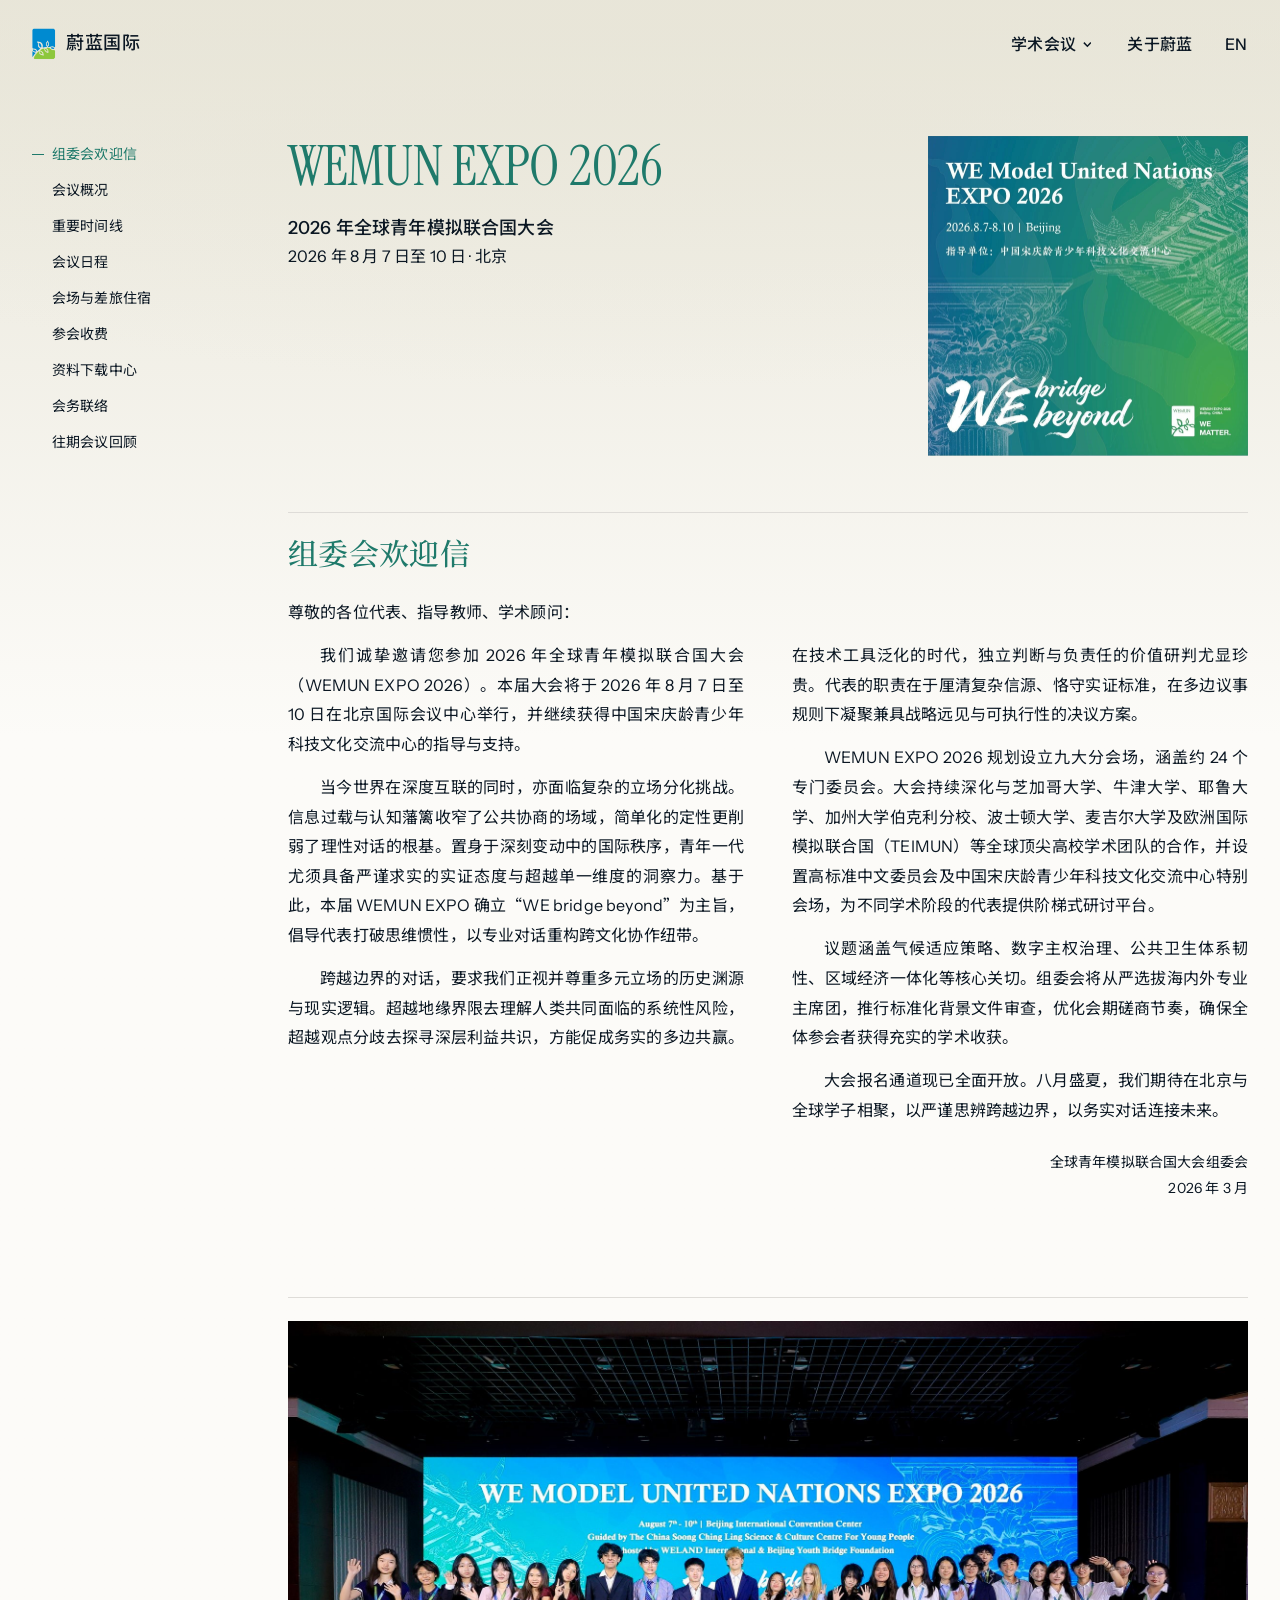
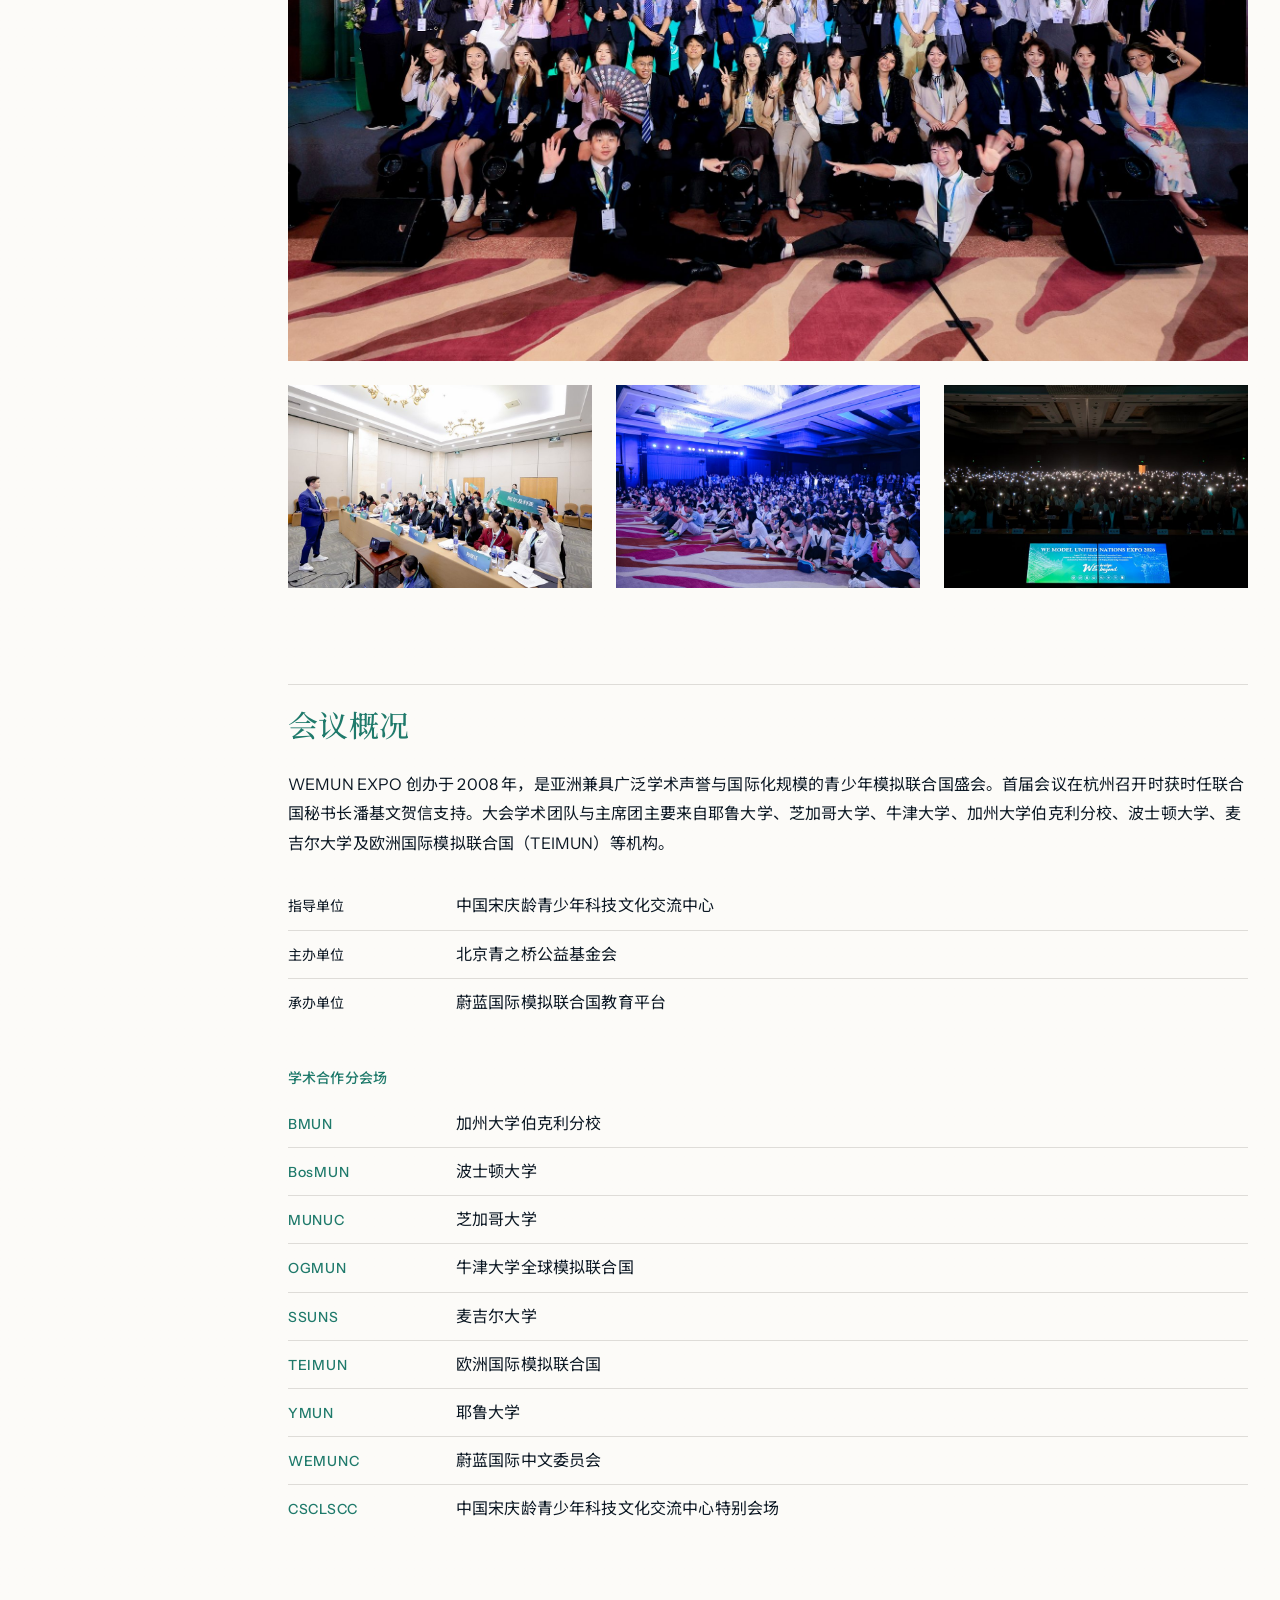
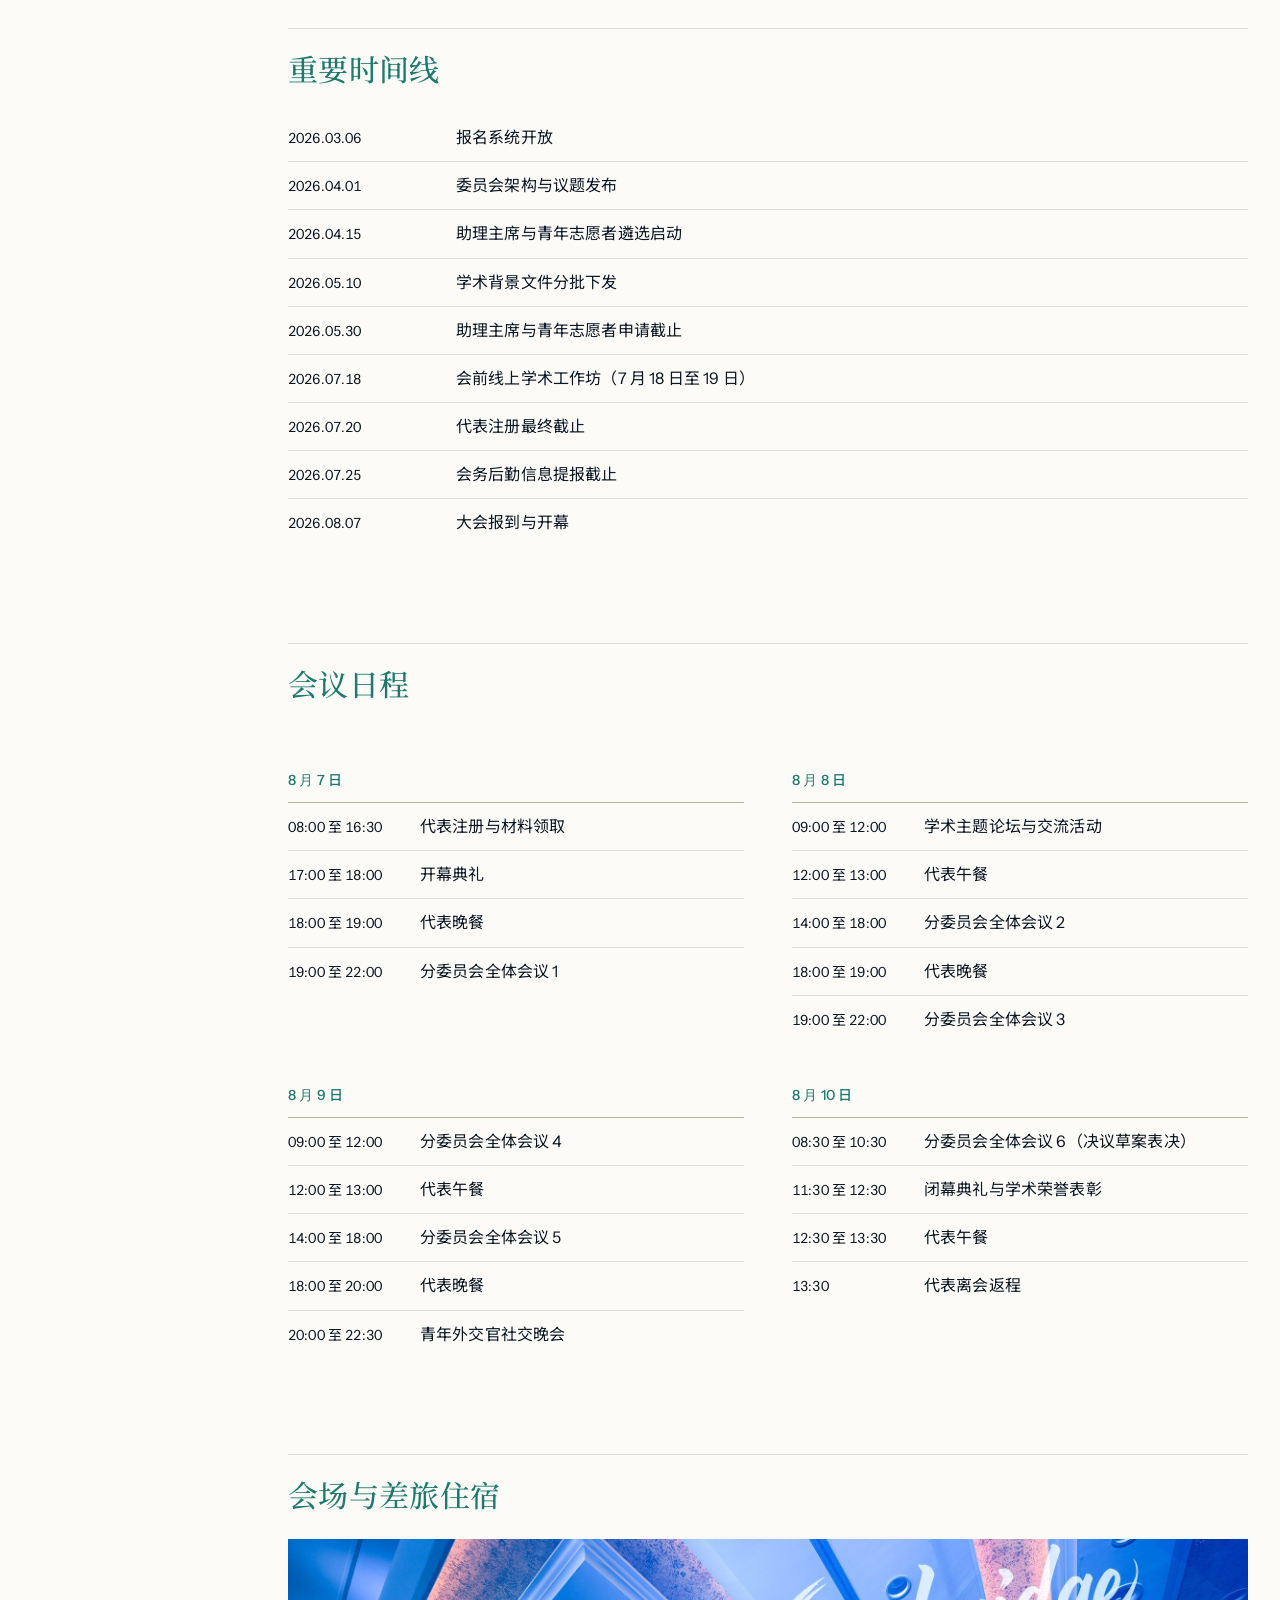
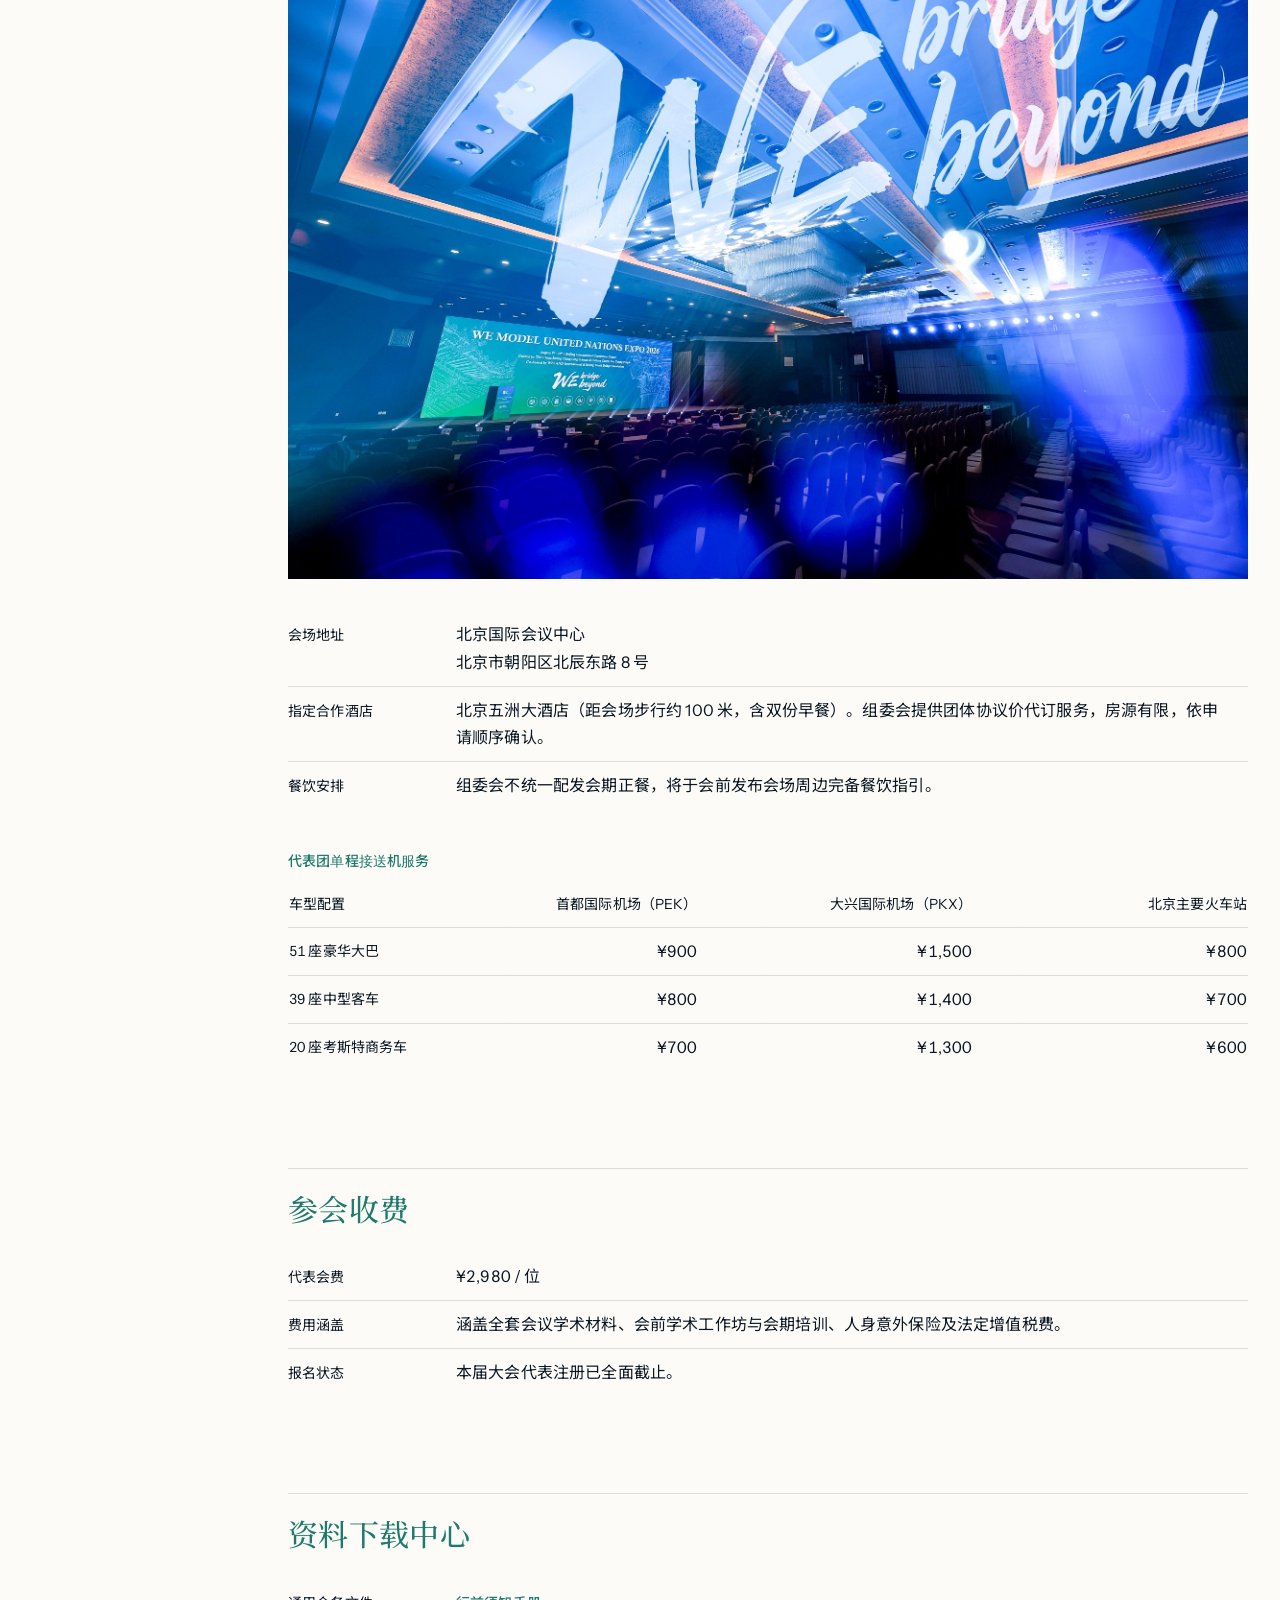
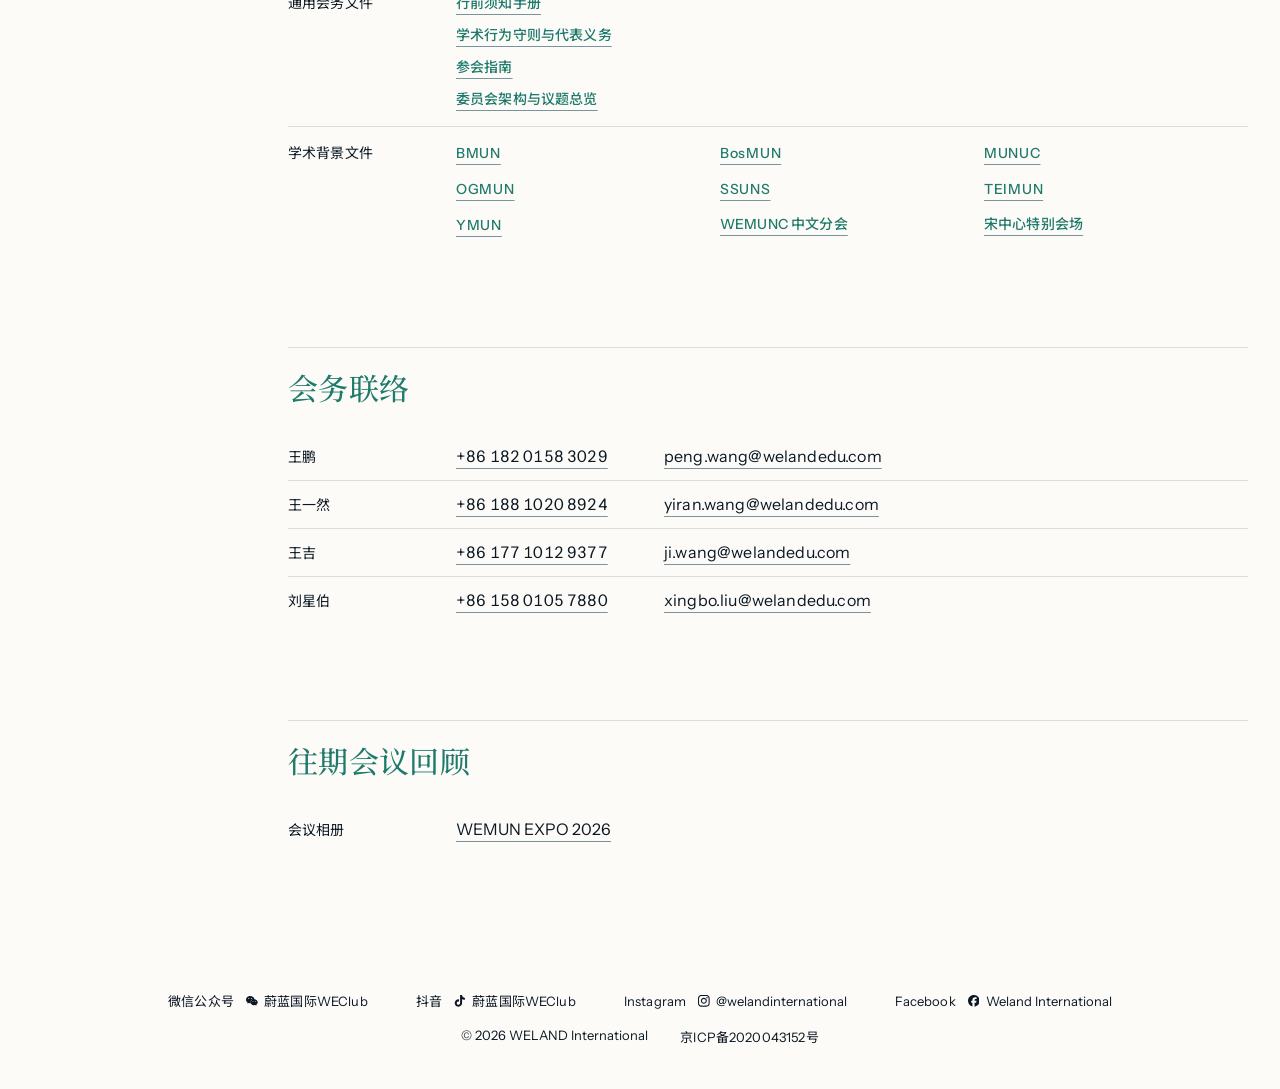
<file: conferences/wemun-expo-2026.html>
<!doctype html>
<html lang="zh-CN">
<head>
<meta charset="utf-8">
<meta name="viewport" content="width=device-width, initial-scale=1, viewport-fit=cover">
<meta name="theme-color" content="#f5f2ea">
<title>WEMUN EXPO 2026 | 蔚蓝国际</title>
<meta name="description" content="2026 年全球青年模拟联合国大会官方学术平台">
<link rel="icon" type="image/png" sizes="32x32" href="../assets/img/weland-icon-32.png?v=4">
<link rel="icon" type="image/png" sizes="16x16" href="../assets/img/weland-icon-16.png?v=4">
<link rel="icon" type="image/png" sizes="192x192" href="../assets/img/weland-icon-192.png?v=4">
<link rel="apple-touch-icon" href="../assets/img/apple-touch-icon.png?v=4">
<link rel="stylesheet" href="../assets/css/fonts.css?v=29">
<link rel="stylesheet" href="../assets/css/site.css?v=29">
</head>
<body class="conf" style="--accent:#1f7a6b">
<a class="skip" href="#main">跳到正文</a>
<header class="top"><a class="home" href="../index.html"><img src="../assets/img/weland-mark.png" alt="" width="24" height="32">蔚蓝国际</a><nav class="site" aria-label="网站导航"><details class="menu"><summary class="current" aria-expanded="false">学术会议<svg viewBox="0 0 10 6" aria-hidden="true"><path d="M1 1l4 4 4-4" fill="none" stroke="currentColor" stroke-width="1.5" vector-effect="non-scaling-stroke"/></svg></summary><ul><li style="--accent:#46634f"><a href="../conferences/ogmun-shsid-2026.html"><span class="sw" style="background:#46634f" aria-hidden="true"></span><span class="m-name" lang="en">OGMUN · SHSID</span></a></li><li style="--accent:#8f2f1f"><a href="../conferences/ymun-china-2026.html"><span class="sw" style="background:#8f2f1f" aria-hidden="true"></span><span class="m-name" lang="en">YMUN China</span></a></li><li style="--accent:#1f7a6b"><a href="../conferences/wemun-expo-2026.html" aria-current="page"><span class="sw" style="background:#1f7a6b" aria-hidden="true"></span><span class="m-name" lang="en">WEMUN EXPO</span></a></li><li style="--accent:#e7a33f;--accent-ink:#b57a1a"><a href="../conferences/munuc-sfls.html"><span class="sw" style="background:#e7a33f" aria-hidden="true"></span><span class="m-name" lang="en">MUNUC · SFLS</span></a></li></ul></details><a href="../about.html">关于蔚蓝</a><a href="../en/conferences/wemun-expo-2026.html" hreflang="en" lang="en">EN</a></nav></header>
<main id="main">
<div class="doc"><nav class="toc" aria-label="本页目录"><div class="row"><a href="#letter">组委会欢迎信</a><a href="#about">会议概况</a><a href="#timeline">重要时间线</a><a href="#itinerary">会议日程</a><a href="#venue">会场与差旅住宿</a><a href="#register">参会收费</a><a href="#downloads">资料下载中心</a><a href="#contact">会务联络</a><a href="#gallery">往期会议回顾</a></div></nav><div class="col"><div class="head"><div><h1 lang="en">WEMUN EXPO 2026</h1><p>2026 年全球青年模拟联合国大会</p><p class="when">2026 年 8 月 7 日至 10 日 · 北京</p></div><figure class="side"><img src="../assets/img/poster-wemun-2026.jpg" alt="WEMUN EXPO 2026 海报"></figure></div><section class="sec" id="letter"><h2>组委会欢迎信</h2><div class="letter" lang="zh-CN"><p class="salute">尊敬的各位代表、指导教师、学术顾问：</p><p>我们诚挚邀请您参加 2026 年全球青年模拟联合国大会（WEMUN EXPO 2026）。本届大会将于 2026 年 8 月 7 日至 10 日在北京国际会议中心举行，并继续获得中国宋庆龄青少年科技文化交流中心的指导与支持。</p><p>当今世界在深度互联的同时，亦面临复杂的立场分化挑战。信息过载与认知藩篱收窄了公共协商的场域，简单化的定性更削弱了理性对话的根基。置身于深刻变动中的国际秩序，青年一代尤须具备严谨求实的实证态度与超越单一维度的洞察力。基于此，本届 WEMUN EXPO 确立“WE bridge beyond”为主旨，倡导代表打破思维惯性，以专业对话重构跨文化协作纽带。</p><p>跨越边界的对话，要求我们正视并尊重多元立场的历史渊源与现实逻辑。超越地缘界限去理解人类共同面临的系统性风险，超越观点分歧去探寻深层利益共识，方能促成务实的多边共赢。在技术工具泛化的时代，独立判断与负责任的价值研判尤显珍贵。代表的职责在于厘清复杂信源、恪守实证标准，在多边议事规则下凝聚兼具战略远见与可执行性的决议方案。</p><p>WEMUN EXPO 2026 规划设立九大分会场，涵盖约 24 个专门委员会。大会持续深化与芝加哥大学、牛津大学、耶鲁大学、加州大学伯克利分校、波士顿大学、麦吉尔大学及欧洲国际模拟联合国（TEIMUN）等全球顶尖高校学术团队的合作，并设置高标准中文委员会及中国宋庆龄青少年科技文化交流中心特别会场，为不同学术阶段的代表提供阶梯式研讨平台。</p><p>议题涵盖气候适应策略、数字主权治理、公共卫生体系韧性、区域经济一体化等核心关切。组委会将从严选拔海内外专业主席团，推行标准化背景文件审查，优化会期磋商节奏，确保全体参会者获得充实的学术收获。</p><p>大会报名通道现已全面开放。八月盛夏，我们期待在北京与全球学子相聚，以严谨思辨跨越边界，以务实对话连接未来。</p><p class="sign"><span>全球青年模拟联合国大会组委会</span><span>2026 年 3 月</span></p></div></section><section class="sec spread"><img class="wide" src="../assets/img/expo-group.jpg" alt="主席团在主舞台前合影" loading="lazy"><div class="three"><img src="../assets/img/expo-committee-s.jpg" alt="委员会会议中代表发言" loading="lazy"><img src="../assets/img/expo-crowd-s.jpg" alt="代表坐在会场地毯上" loading="lazy"><img src="../assets/img/expo-lights-s.jpg" alt="代表举起手机灯光" loading="lazy"></div></section><section class="sec" id="about"><h2>会议概况</h2><div class="prose"><p>WEMUN EXPO 创办于 2008 年，是亚洲兼具广泛学术声誉与国际化规模的青少年模拟联合国盛会。首届会议在杭州召开时获时任联合国秘书长潘基文贺信支持。大会学术团队与主席团主要来自耶鲁大学、芝加哥大学、牛津大学、加州大学伯克利分校、波士顿大学、麦吉尔大学及欧洲国际模拟联合国（TEIMUN）等机构。</p></div><dl class="rows"><div><dt>指导单位</dt><dd>中国宋庆龄青少年科技文化交流中心</dd></div><div><dt>主办单位</dt><dd>北京青之桥公益基金会</dd></div><div><dt>承办单位</dt><dd>蔚蓝国际模拟联合国教育平台</dd></div></dl><h3 class="sub">学术合作分会场</h3><dl class="rows"><div><dt><span class="caps" lang="en">BMUN</span></dt><dd>加州大学伯克利分校</dd></div><div><dt><span class="caps" lang="en">BosMUN</span></dt><dd>波士顿大学</dd></div><div><dt><span class="caps" lang="en">MUNUC</span></dt><dd>芝加哥大学</dd></div><div><dt><span class="caps" lang="en">OGMUN</span></dt><dd>牛津大学全球模拟联合国</dd></div><div><dt><span class="caps" lang="en">SSUNS</span></dt><dd>麦吉尔大学</dd></div><div><dt><span class="caps" lang="en">TEIMUN</span></dt><dd>欧洲国际模拟联合国</dd></div><div><dt><span class="caps" lang="en">YMUN</span></dt><dd>耶鲁大学</dd></div><div><dt><span class="caps" lang="en">WEMUNC</span></dt><dd>蔚蓝国际中文委员会</dd></div><div><dt><span class="caps" lang="en">CSCLSCC</span></dt><dd>中国宋庆龄青少年科技文化交流中心特别会场</dd></div></dl></section><section class="sec" id="timeline"><h2>重要时间线</h2><dl class="rows"><div><dt>2026.03.06</dt><dd>报名系统开放</dd></div><div><dt>2026.04.01</dt><dd>委员会架构与议题发布</dd></div><div><dt>2026.04.15</dt><dd>助理主席与青年志愿者遴选启动</dd></div><div><dt>2026.05.10</dt><dd>学术背景文件分批下发</dd></div><div><dt>2026.05.30</dt><dd>助理主席与青年志愿者申请截止</dd></div><div><dt>2026.07.18</dt><dd>会前线上学术工作坊（7 月 18 日至 19 日）</dd></div><div><dt>2026.07.20</dt><dd>代表注册最终截止</dd></div><div><dt>2026.07.25</dt><dd>会务后勤信息提报截止</dd></div><div><dt>2026.08.07</dt><dd>大会报到与开幕</dd></div></dl></section><section class="sec" id="itinerary"><h2>会议日程</h2><div class="days"><div><h3 class="sub">8 月 7 日</h3><dl class="rows"><div><dt><time>08:00 至 16:30</time></dt><dd>代表注册与材料领取</dd></div><div><dt><time>17:00 至 18:00</time></dt><dd>开幕典礼</dd></div><div><dt><time>18:00 至 19:00</time></dt><dd>代表晚餐</dd></div><div><dt><time>19:00 至 22:00</time></dt><dd>分委员会全体会议 1</dd></div></dl></div><div><h3 class="sub">8 月 8 日</h3><dl class="rows"><div><dt><time>09:00 至 12:00</time></dt><dd>学术主题论坛与交流活动</dd></div><div><dt><time>12:00 至 13:00</time></dt><dd>代表午餐</dd></div><div><dt><time>14:00 至 18:00</time></dt><dd>分委员会全体会议 2</dd></div><div><dt><time>18:00 至 19:00</time></dt><dd>代表晚餐</dd></div><div><dt><time>19:00 至 22:00</time></dt><dd>分委员会全体会议 3</dd></div></dl></div><div><h3 class="sub">8 月 9 日</h3><dl class="rows"><div><dt><time>09:00 至 12:00</time></dt><dd>分委员会全体会议 4</dd></div><div><dt><time>12:00 至 13:00</time></dt><dd>代表午餐</dd></div><div><dt><time>14:00 至 18:00</time></dt><dd>分委员会全体会议 5</dd></div><div><dt><time>18:00 至 20:00</time></dt><dd>代表晚餐</dd></div><div><dt><time>20:00 至 22:30</time></dt><dd>青年外交官社交晚会</dd></div></dl></div><div><h3 class="sub">8 月 10 日</h3><dl class="rows"><div><dt><time>08:30 至 10:30</time></dt><dd>分委员会全体会议 6（决议草案表决）</dd></div><div><dt><time>11:30 至 12:30</time></dt><dd>闭幕典礼与学术荣誉表彰</dd></div><div><dt><time>12:30 至 13:30</time></dt><dd>代表午餐</dd></div><div><dt><time>13:30</time></dt><dd>代表离会返程</dd></div></dl></div></div></section><section class="sec" id="venue"><h2>会场与差旅住宿</h2><img class="wide" src="../assets/img/expo-sign.jpg" alt="主舞台上的 WE bridge beyond 标语" loading="lazy"><dl class="rows"><div><dt>会场地址</dt><dd>北京国际会议中心<br>北京市朝阳区北辰东路 8 号</dd></div><div><dt>指定合作酒店</dt><dd>北京五洲大酒店（距会场步行约 100 米，含双份早餐）。组委会提供团体协议价代订服务，房源有限，依申请顺序确认。</dd></div><div><dt>餐饮安排</dt><dd>组委会不统一配发会期正餐，将于会前发布会场周边完备餐饮指引。</dd></div></dl><h3 class="sub">代表团单程接送机服务</h3><table class="prices"><thead><tr><th scope="col">车型配置</th><th scope="col">首都国际机场（PEK）</th><th scope="col">大兴国际机场（PKX）</th><th scope="col">北京主要火车站</th></tr></thead><tbody><tr><th scope="row">51 座豪华大巴</th><td>¥900</td><td>¥1,500</td><td>¥800</td></tr><tr><th scope="row">39 座中型客车</th><td>¥800</td><td>¥1,400</td><td>¥700</td></tr><tr><th scope="row">20 座考斯特商务车</th><td>¥700</td><td>¥1,300</td><td>¥600</td></tr></tbody></table></section><section class="sec" id="register"><h2>参会收费</h2><dl class="rows"><div><dt>代表会费</dt><dd><span class="num">¥2,980</span> / 位</dd></div><div><dt>费用涵盖</dt><dd>涵盖全套会议学术材料、会前学术工作坊与会期培训、人身意外保险及法定增值税费。</dd></div><div><dt>报名状态</dt><dd>本届大会代表注册已全面截止。</dd></div></dl></section><section class="sec" id="downloads"><h2>资料下载中心</h2><dl class="rows"><div><dt>通用会务文件</dt><dd><div class="links"><a class="dl" href="https://welandedu.com.cn/wp-content/uploads/2026/07/WEMUN-EXPO-2026_行前指南-Ready-to-go-Guide.pdf" download>行前须知手册</a><a class="dl" href="https://welandedu.com.cn/wp-content/uploads/2026/07/WEMUN-EXPO-2026_会前及会间学术规范及义务-Academic-Guidelines-Obligations.pdf" download>学术行为守则与代表义务</a><a class="dl" href="https://welandedu.com.cn/wp-content/uploads/2026/06/WEMUN-EXPO-2026-参会指南.pdf" download>参会指南</a><a class="dl" href="https://welandedu.com.cn/wp-content/uploads/2026/06/WEMUN-EXPO-2026_Committees-Topics.pdf" download>委员会架构与议题总览</a></div></dd></div><div><dt>学术背景文件</dt><dd><div class="links grid"><a class="dl" lang="en" href="https://welandedu.com.cn/wp-content/uploads/2026/06/WEMUN-EXPO-2026_BMUN_BG-Academic-Materials.zip" download>BMUN</a><a class="dl" lang="en" href="https://welandedu.com.cn/wp-content/uploads/2026/06/WEMUN-EXPO-2026_BosMUN_BG-Academic-Materials.zip" download>BosMUN</a><a class="dl" lang="en" href="https://welandedu.com.cn/wp-content/uploads/2026/06/WEMUN-EXPO-2026_MUNUC_BG-Academic-Materials.zip" download>MUNUC</a><a class="dl" lang="en" href="https://welandedu.com.cn/wp-content/uploads/2026/06/WEMUN-EXPO-2026_OGMUN_BG-Academic-Materials.zip" download>OGMUN</a><a class="dl" lang="en" href="https://welandedu.com.cn/wp-content/uploads/2026/07/WEMUN-EXPO-2026_SSUNS_BG-Academic-Materials.zip" download>SSUNS</a><a class="dl" lang="en" href="https://welandedu.com.cn/wp-content/uploads/2026/06/WEMUN-EXPO-2026_TEIMUN_BG-Academic-Materials.zip" download>TEIMUN</a><a class="dl" lang="en" href="https://welandedu.com.cn/wp-content/uploads/2026/06/WEMUN-EXPO-2026_YMUN_BG-Academic-Materials.zip" download>YMUN</a><a class="dl" href="https://welandedu.com.cn/wp-content/uploads/2026/06/WEMUN-EXPO-2026_WEMUNC_背景文件-学术材料.zip" download>WEMUNC 中文分会</a><a class="dl" href="https://welandedu.com.cn/wp-content/uploads/2026/06/WEMUN-EXPO-2026_宋中心特别会场_BG-Academic-Materials.zip" download>宋中心特别会场</a></div></dd></div></dl></section><section class="sec" id="contact"><h2>会务联络</h2><dl class="rows"><div><dt>王鹏</dt><dd><span class="people"><a href="tel:+8618201583029">+86 182 0158 3029</a><a href="mailto:peng.wang@welandedu.com">peng.wang@welandedu.com</a></span></dd></div><div><dt>王一然</dt><dd><span class="people"><a href="tel:+8618810208924">+86 188 1020 8924</a><a href="mailto:yiran.wang@welandedu.com">yiran.wang@welandedu.com</a></span></dd></div><div><dt>王吉</dt><dd><span class="people"><a href="tel:+8617710129377">+86 177 1012 9377</a><a href="mailto:ji.wang@welandedu.com">ji.wang@welandedu.com</a></span></dd></div><div><dt>刘星伯</dt><dd><span class="people"><a href="tel:+8615801057880">+86 158 0105 7880</a><a href="mailto:xingbo.liu@welandedu.com">xingbo.liu@welandedu.com</a></span></dd></div></dl></section><section class="sec" id="gallery"><h2>往期会议回顾</h2><dl class="rows"><div><dt>会议相册</dt><dd><a href="https://alltuu.cc/r/NnamEn/" target="_blank" rel="noopener" lang="en">WEMUN EXPO 2026</a></dd></div></dl></section></div></div>
</main>
<footer class="foot"><dl class="accounts"><div><dt>微信公众号</dt><dd><span class="acct"><svg viewBox="0 0 24 24" aria-hidden="true"><path d="M8.691 2.188C3.891 2.188 0 5.476 0 9.53c0 2.212 1.17 4.203 3.002 5.55a.59.59 0 0 1 .213.665l-.39 1.48c-.019.07-.048.141-.048.213 0 .163.13.295.29.295a.326.326 0 0 0 .167-.054l1.903-1.114a.864.864 0 0 1 .717-.098 10.16 10.16 0 0 0 2.837.403c.276 0 .543-.027.811-.05-.857-2.578.157-4.972 1.932-6.446 1.703-1.415 3.882-1.98 5.853-1.838-.576-3.583-4.196-6.348-8.596-6.348zM5.785 5.991c.642 0 1.162.529 1.162 1.18a1.17 1.17 0 0 1-1.162 1.178A1.17 1.17 0 0 1 4.623 7.17c0-.651.52-1.18 1.162-1.18zm5.813 0c.642 0 1.162.529 1.162 1.18a1.17 1.17 0 0 1-1.162 1.178 1.17 1.17 0 0 1-1.162-1.178c0-.651.52-1.18 1.162-1.18zm5.34 2.867c-1.797-.052-3.746.512-5.28 1.786-1.72 1.428-2.687 3.72-1.78 6.22.942 2.453 3.666 4.229 6.884 4.229.826 0 1.622-.12 2.361-.336a.722.722 0 0 1 .598.082l1.584.926a.272.272 0 0 0 .14.047c.134 0 .24-.111.24-.247 0-.06-.023-.12-.038-.177l-.327-1.233a.582.582 0 0 1-.023-.156.49.49 0 0 1 .201-.398C23.024 18.48 24 16.82 24 14.98c0-3.21-2.931-5.837-6.656-6.088V8.89c-.135-.01-.27-.027-.407-.03zm-2.53 3.274c.535 0 .969.44.969.982a.976.976 0 0 1-.969.983.976.976 0 0 1-.969-.983c0-.542.434-.982.97-.982zm4.844 0c.535 0 .969.44.969.982a.976.976 0 0 1-.969.983.976.976 0 0 1-.969-.983c0-.542.434-.982.969-.982z"/></svg>蔚蓝国际WEClub</span></dd></div><div><dt>抖音</dt><dd><span class="acct"><svg viewBox="0 0 24 24" aria-hidden="true"><path d="M12.525.02c1.31-.02 2.61-.01 3.91-.02.08 1.53.63 3.09 1.75 4.17 1.12 1.11 2.7 1.62 4.24 1.79v4.03c-1.44-.05-2.89-.35-4.2-.97-.57-.26-1.1-.59-1.62-.93-.01 2.92.01 5.84-.02 8.75-.08 1.4-.54 2.79-1.35 3.94-1.31 1.92-3.58 3.17-5.91 3.21-1.43.08-2.86-.31-4.08-1.03-2.02-1.19-3.44-3.37-3.65-5.71-.02-.5-.03-1-.01-1.49.18-1.9 1.12-3.72 2.58-4.96 1.66-1.44 3.98-2.13 6.15-1.72.02 1.48-.04 2.96-.04 4.44-.99-.32-2.15-.23-3.02.37-.63.41-1.11 1.04-1.36 1.75-.21.51-.15 1.07-.14 1.61.24 1.64 1.82 3.02 3.5 2.87 1.12-.01 2.19-.66 2.77-1.61.19-.33.4-.67.41-1.06.1-1.79.06-3.57.07-5.36.01-4.03-.01-8.05.02-12.07z"/></svg>蔚蓝国际WEClub</span></dd></div><div><dt>Instagram</dt><dd><a class="acct" href="https://www.instagram.com/welandinternational/" lang="en" rel="noopener"><svg viewBox="0 0 24 24" aria-hidden="true"><path d="M7.0301.084c-1.2768.0602-2.1487.264-2.911.5634-.7888.3075-1.4575.72-2.1228 1.3877-.6652.6677-1.075 1.3368-1.3802 2.127-.2954.7638-.4956 1.6365-.552 2.914-.0564 1.2775-.0689 1.6882-.0626 4.947.0062 3.2586.0206 3.6671.0825 4.9473.061 1.2765.264 2.1482.5635 2.9107.308.7889.72 1.4573 1.388 2.1228.6679.6655 1.3365 1.0743 2.1285 1.38.7632.295 1.6361.4961 2.9134.552 1.2773.056 1.6884.069 4.9462.0627 3.2578-.0062 3.668-.0207 4.9478-.0814 1.28-.0607 2.147-.2652 2.9098-.5633.7889-.3086 1.4578-.72 2.1228-1.3881.665-.6682 1.0745-1.3378 1.3795-2.1284.2957-.7632.4966-1.636.552-2.9124.056-1.2809.0692-1.6898.063-4.948-.0063-3.2583-.021-3.6668-.0817-4.9465-.0607-1.2797-.264-2.1487-.5633-2.9117-.3084-.7889-.72-1.4568-1.3876-2.1228C21.2982 1.33 20.628.9208 19.8378.6165 19.074.321 18.2017.1197 16.9244.0645 15.6471.0093 15.236-.005 11.977.0014 8.718.0076 8.31.0215 7.0301.0839m.1402 21.6932c-1.17-.0509-1.8053-.2453-2.2287-.408-.5606-.216-.96-.4771-1.3819-.895-.422-.4178-.6811-.8186-.9-1.378-.1644-.4234-.3624-1.058-.4171-2.228-.0595-1.2645-.072-1.6442-.079-4.848-.007-3.2037.0053-3.583.0607-4.848.05-1.169.2456-1.805.408-2.2282.216-.5613.4762-.96.895-1.3816.4188-.4217.8184-.6814 1.3783-.9003.423-.1651 1.0575-.3614 2.227-.4171 1.2655-.06 1.6447-.072 4.848-.079 3.2033-.007 3.5835.005 4.8495.0608 1.169.0508 1.8053.2445 2.228.408.5608.216.96.4754 1.3816.895.4217.4194.6816.8176.9005 1.3787.1653.4217.3617 1.056.4169 2.2263.0602 1.2655.0739 1.645.0796 4.848.0058 3.203-.0055 3.5834-.061 4.848-.051 1.17-.245 1.8055-.408 2.2294-.216.5604-.4763.96-.8954 1.3814-.419.4215-.8181.6811-1.3783.9-.4224.1649-1.0577.3617-2.2262.4174-1.2656.0595-1.6448.072-4.8493.079-3.2045.007-3.5825-.006-4.848-.0608M16.953 5.5864A1.44 1.44 0 1 0 18.39 4.144a1.44 1.44 0 0 0-1.437 1.4424M5.8385 12.012c.0067 3.4032 2.7706 6.1557 6.173 6.1493 3.4026-.0065 6.157-2.7701 6.1506-6.1733-.0065-3.4032-2.771-6.1565-6.174-6.1498-3.403.0067-6.156 2.771-6.1496 6.1738M8 12.0077a4 4 0 1 1 4.008 3.9921A3.9996 3.9996 0 0 1 8 12.0077"/></svg>@welandinternational</a></dd></div><div><dt>Facebook</dt><dd><span class="acct" lang="en"><svg viewBox="0 0 24 24" aria-hidden="true"><path d="M9.101 23.691v-7.98H6.627v-3.667h2.474v-1.58c0-4.085 1.848-5.978 5.858-5.978.401 0 .955.042 1.468.103a8.68 8.68 0 0 1 1.141.195v3.325a8.623 8.623 0 0 0-.653-.036 26.805 26.805 0 0 0-.733-.009c-.707 0-1.259.096-1.675.309a1.686 1.686 0 0 0-.679.622c-.258.42-.374.995-.374 1.752v1.297h3.919l-.386 2.103-.287 1.564h-3.246v8.245C19.396 23.238 24 18.179 24 12.044c0-6.627-5.373-12-12-12s-12 5.373-12 12c0 5.628 3.874 10.35 9.101 11.647Z"/></svg>Weland International</span></dd></div></dl><div class="legal"><span lang="en">© 2026 WELAND International</span><a href="http://beian.miit.gov.cn/" rel="noopener">京ICP备2020043152号</a></div></footer>
<script src="../assets/js/site.js?v=29"></script>
</body>
</html>
</file>
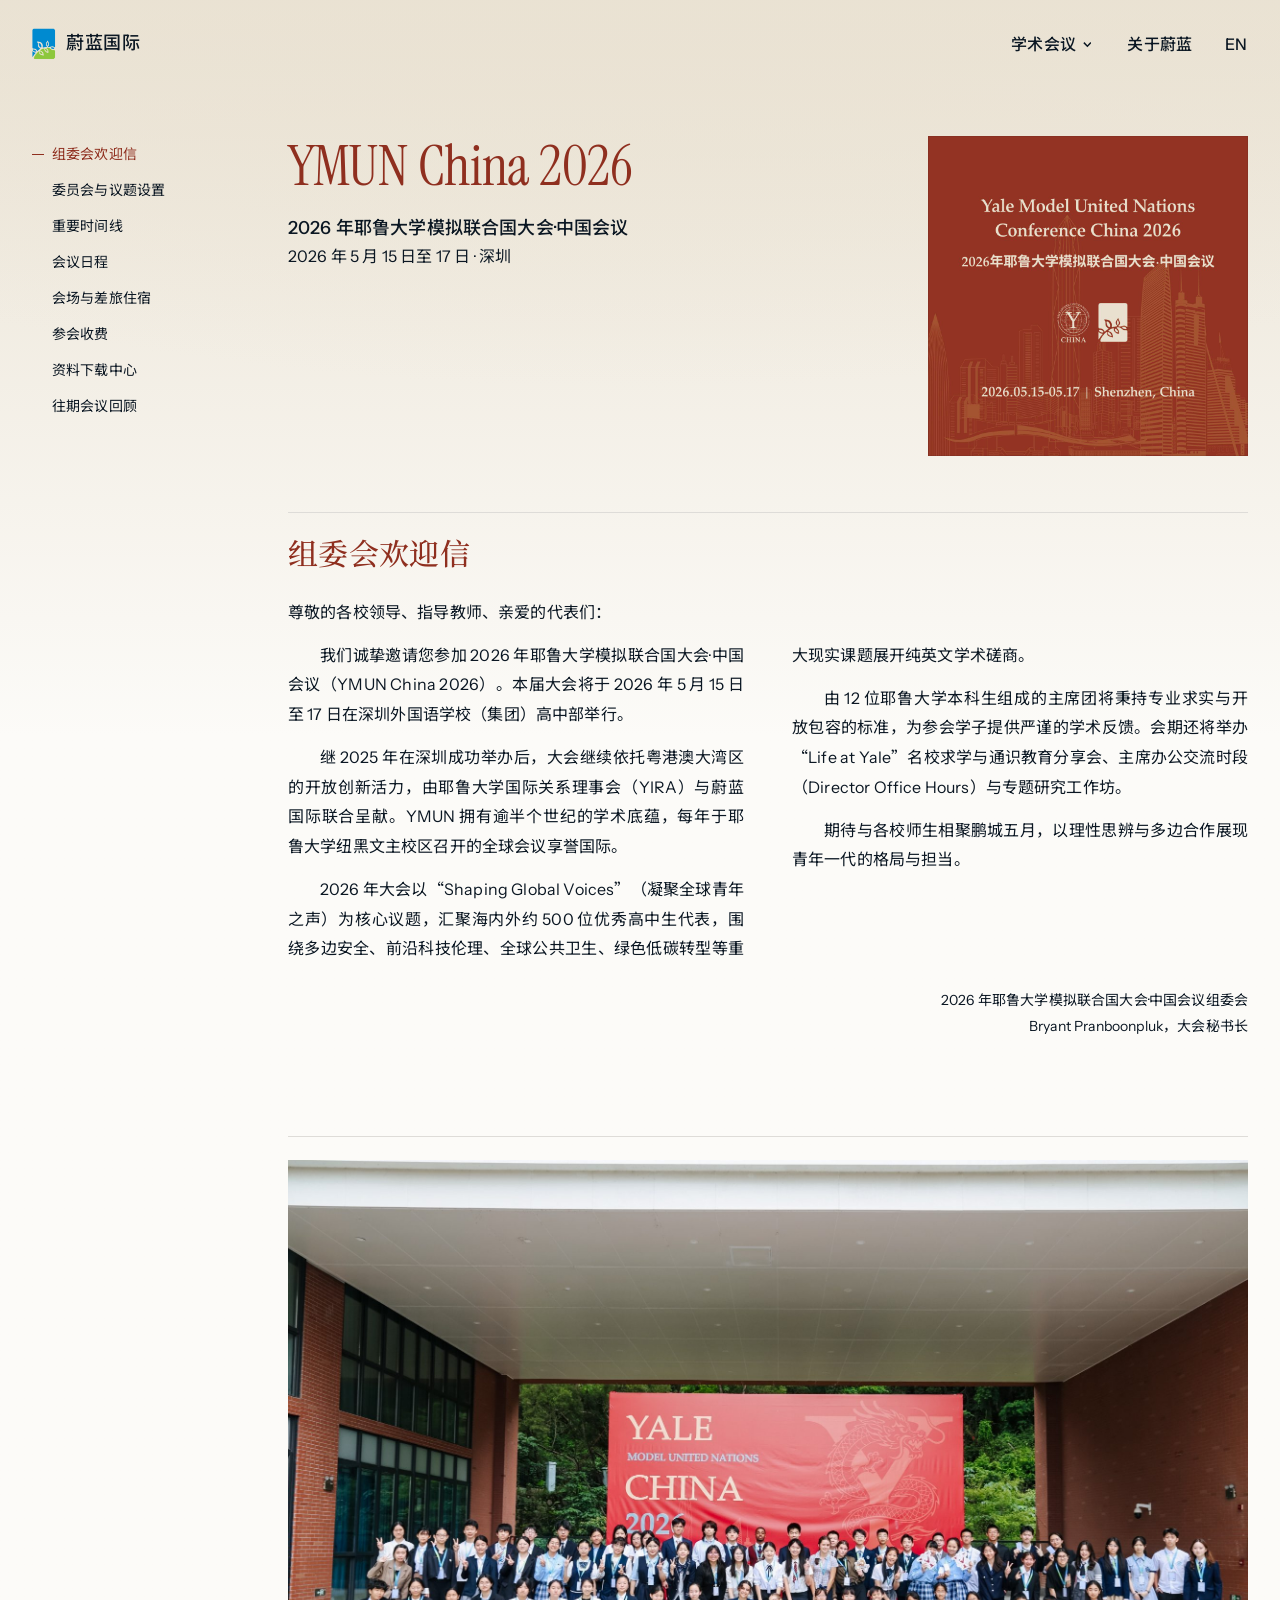
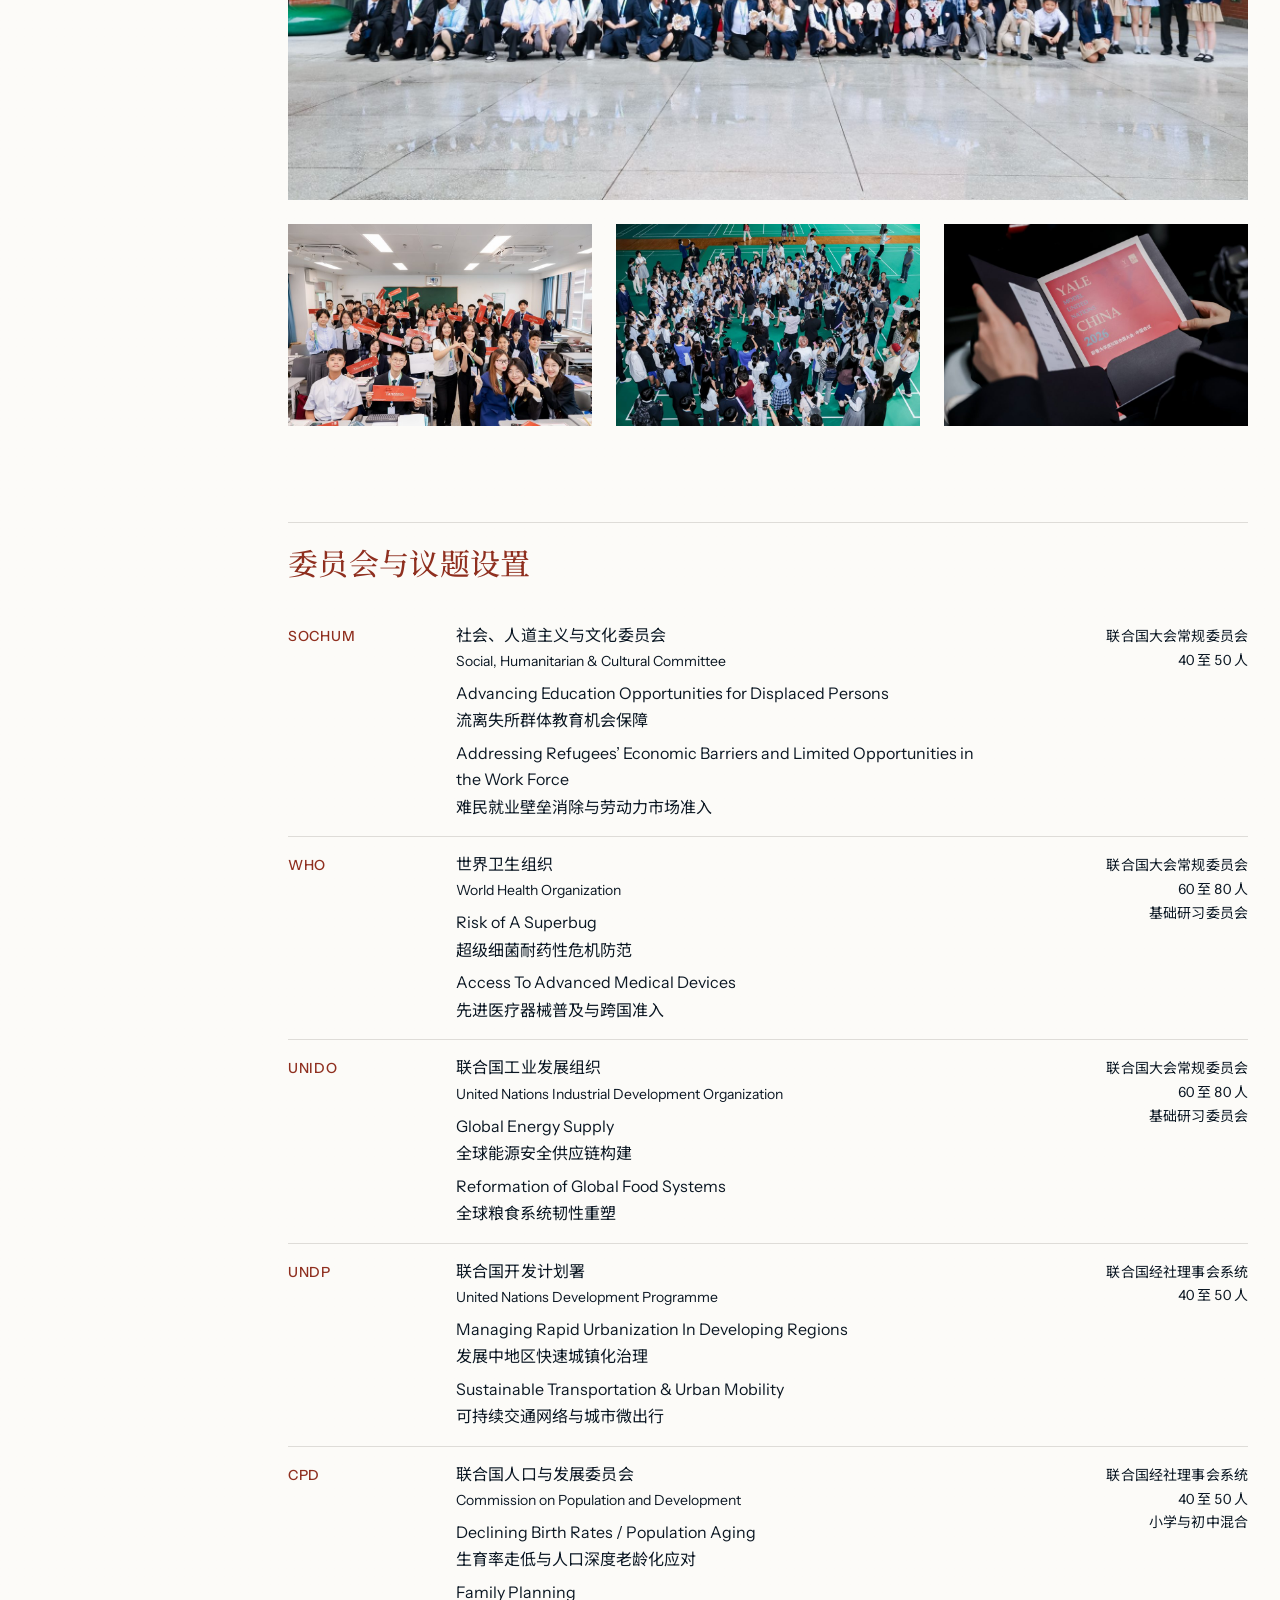
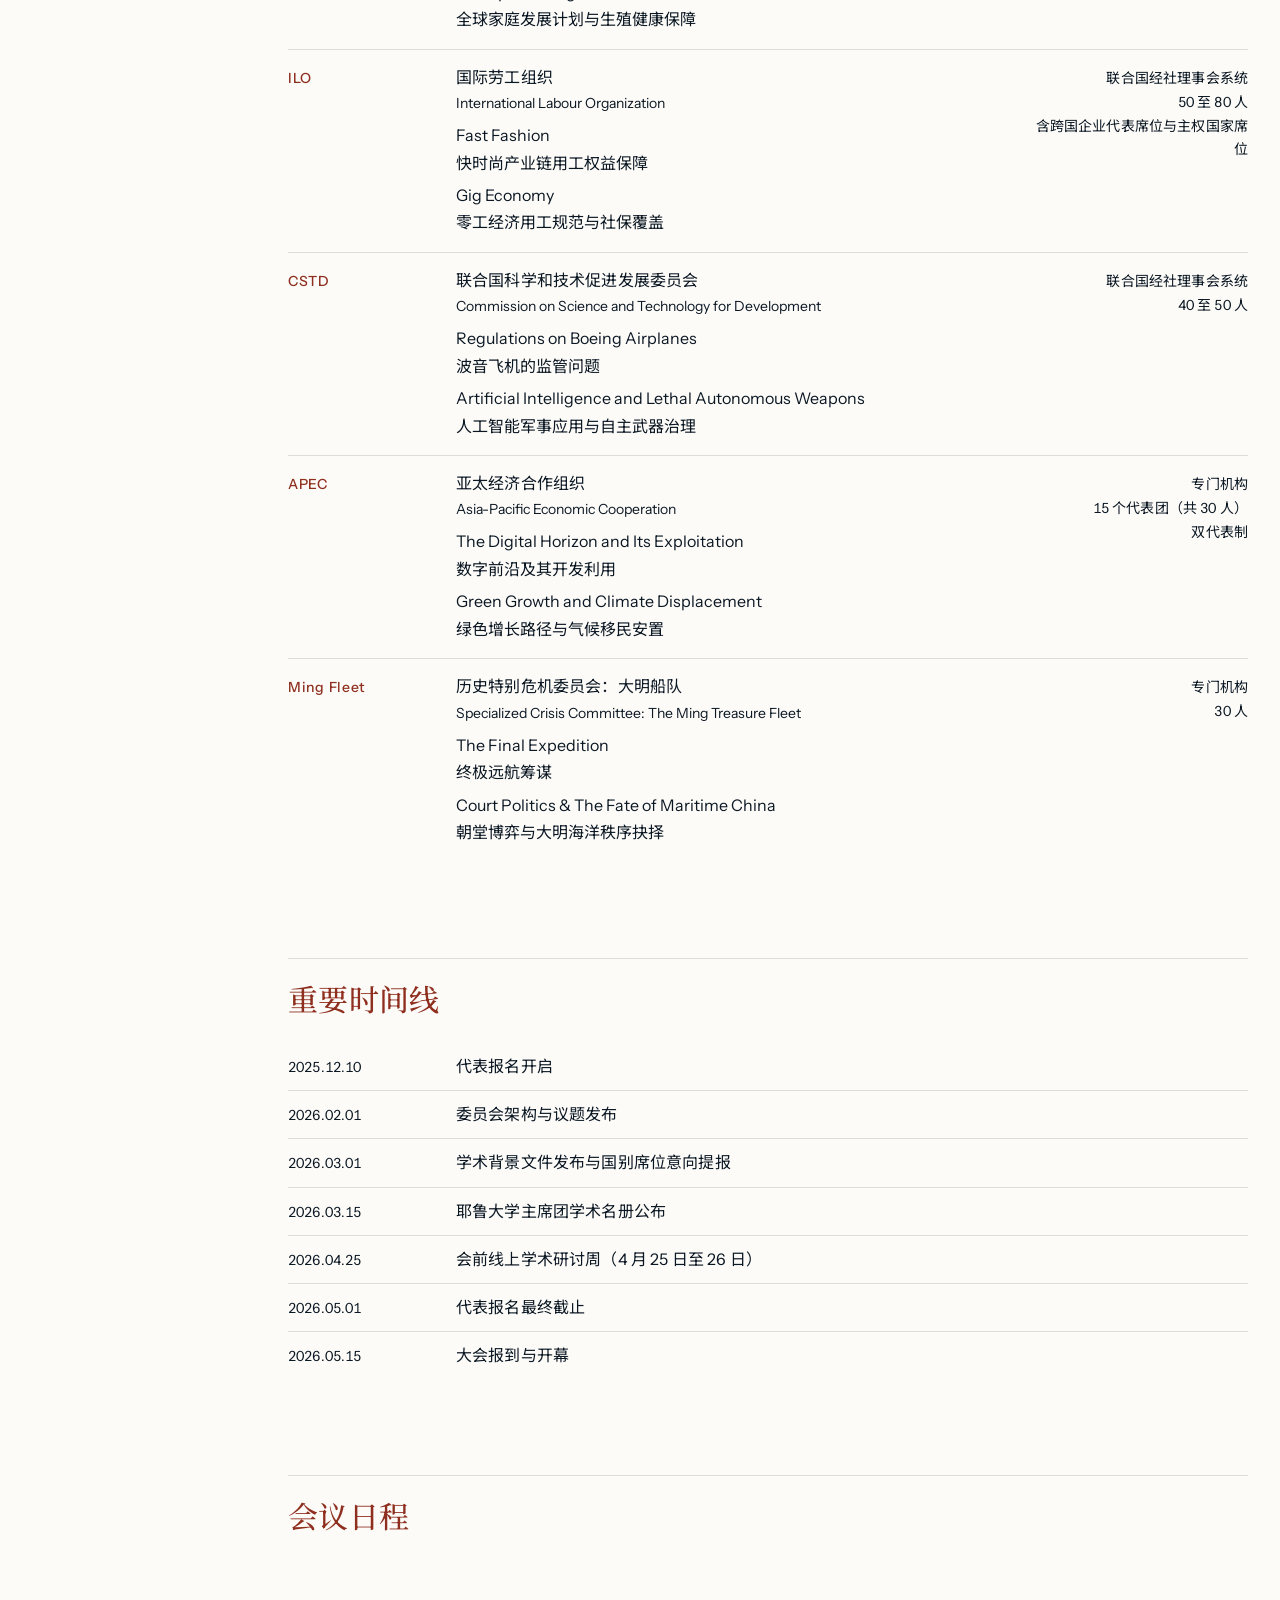
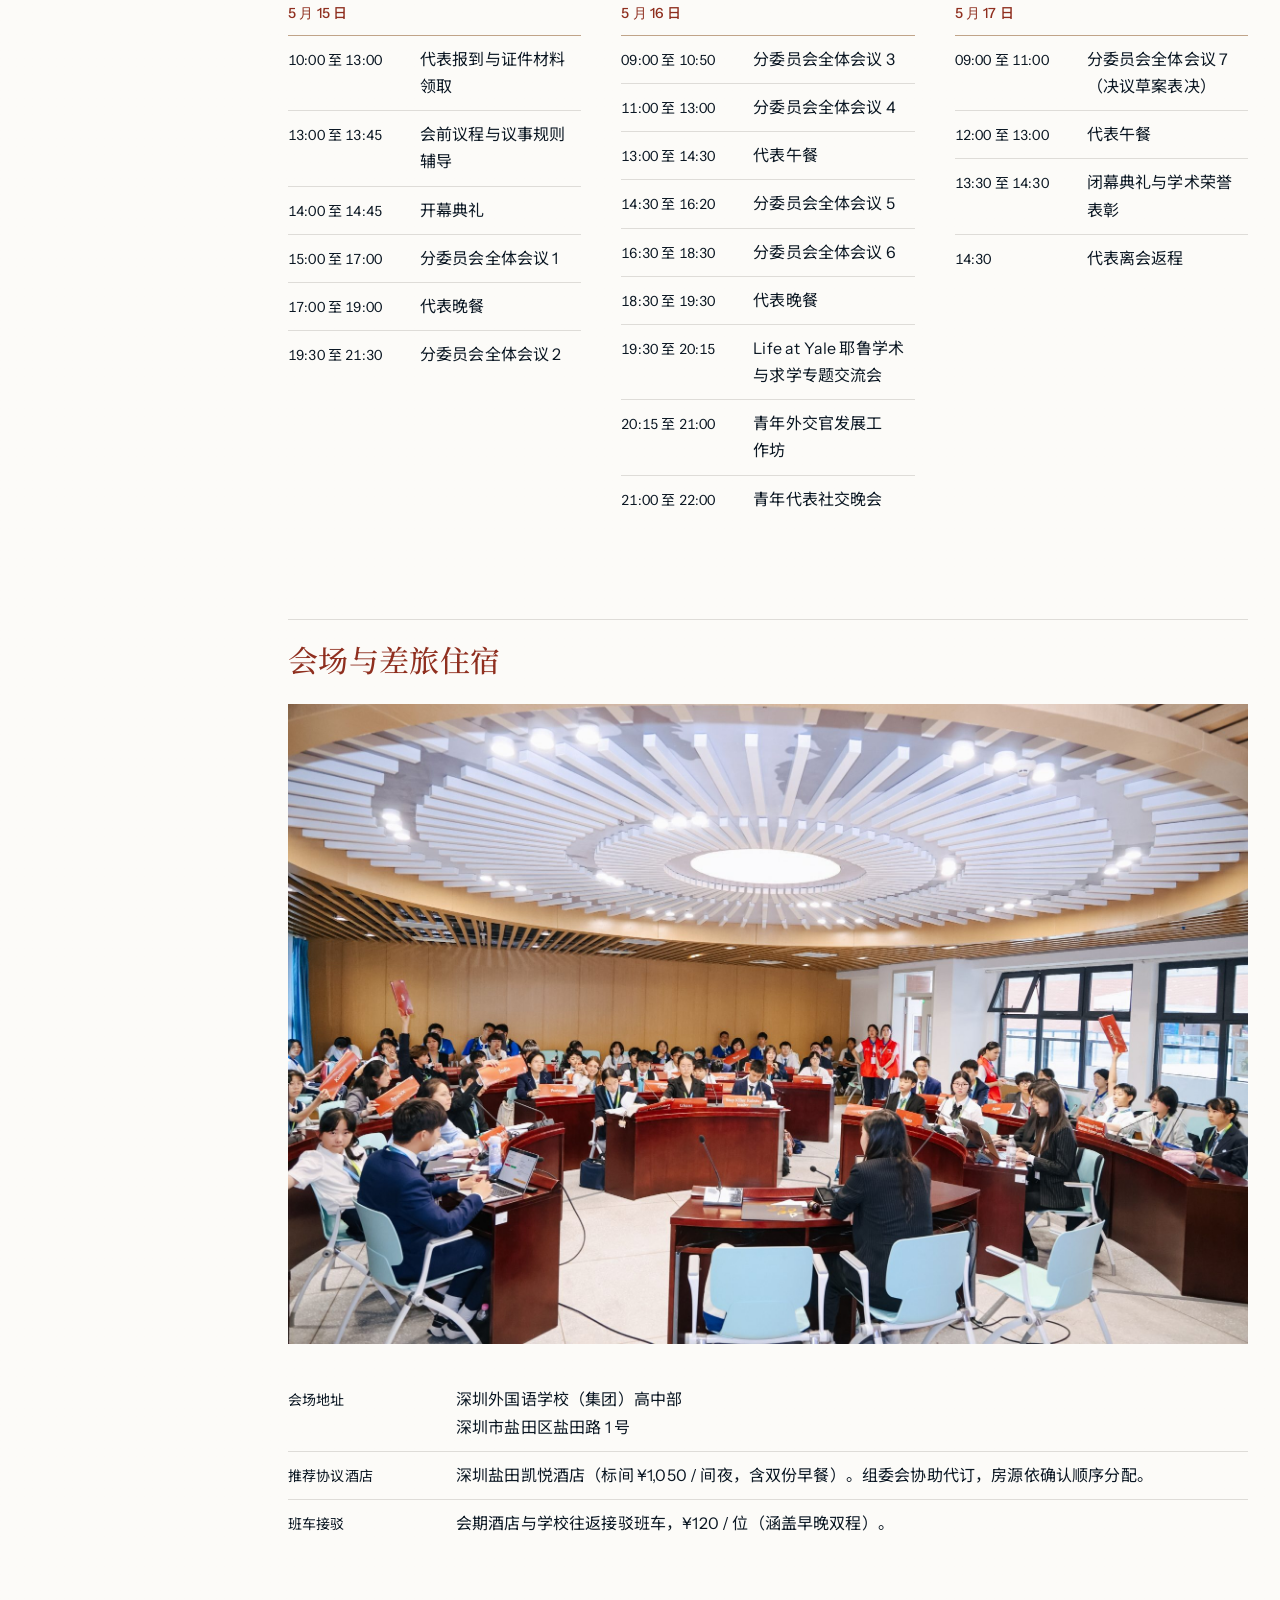
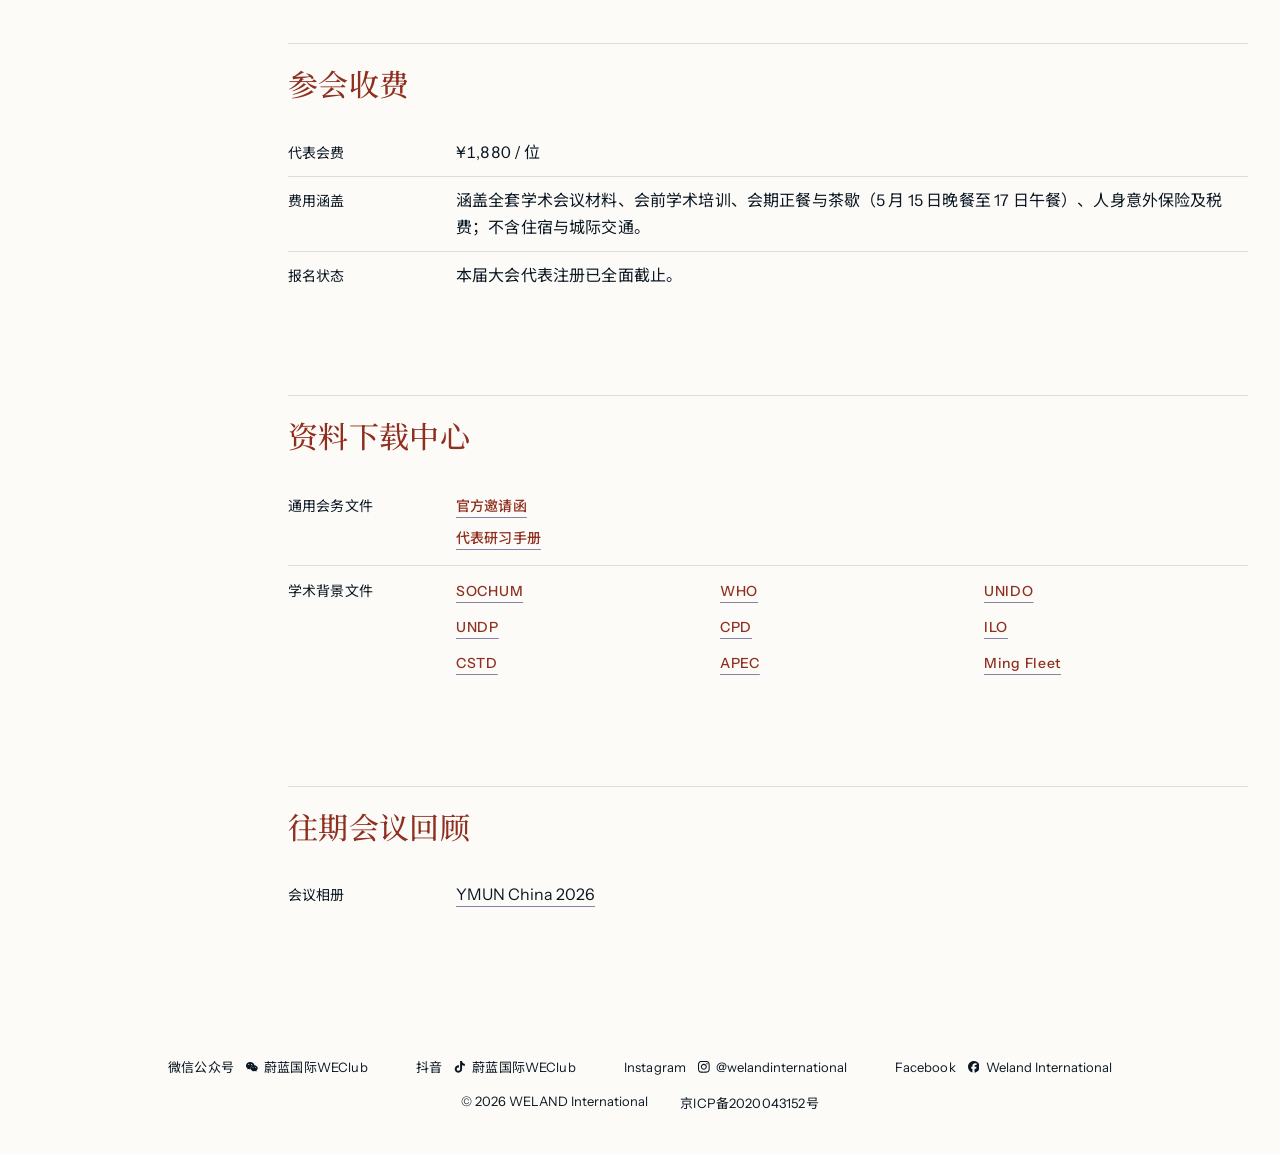
<file: conferences/ymun-china-2026.html>
<!doctype html>
<html lang="zh-CN">
<head>
<meta charset="utf-8">
<meta name="viewport" content="width=device-width, initial-scale=1, viewport-fit=cover">
<meta name="theme-color" content="#f5f2ea">
<title>YMUN China 2026 | 蔚蓝国际</title>
<meta name="description" content="2026 年耶鲁大学模拟联合国大会·中国会议官方网站">
<link rel="icon" type="image/png" sizes="32x32" href="../assets/img/weland-icon-32.png?v=4">
<link rel="icon" type="image/png" sizes="16x16" href="../assets/img/weland-icon-16.png?v=4">
<link rel="icon" type="image/png" sizes="192x192" href="../assets/img/weland-icon-192.png?v=4">
<link rel="apple-touch-icon" href="../assets/img/apple-touch-icon.png?v=4">
<link rel="stylesheet" href="../assets/css/fonts.css?v=29">
<link rel="stylesheet" href="../assets/css/site.css?v=29">
</head>
<body class="conf" style="--accent:#8f2f1f">
<a class="skip" href="#main">跳到正文</a>
<header class="top"><a class="home" href="../index.html"><img src="../assets/img/weland-mark.png" alt="" width="24" height="32">蔚蓝国际</a><nav class="site" aria-label="网站导航"><details class="menu"><summary class="current" aria-expanded="false">学术会议<svg viewBox="0 0 10 6" aria-hidden="true"><path d="M1 1l4 4 4-4" fill="none" stroke="currentColor" stroke-width="1.5" vector-effect="non-scaling-stroke"/></svg></summary><ul><li style="--accent:#46634f"><a href="../conferences/ogmun-shsid-2026.html"><span class="sw" style="background:#46634f" aria-hidden="true"></span><span class="m-name" lang="en">OGMUN · SHSID</span></a></li><li style="--accent:#8f2f1f"><a href="../conferences/ymun-china-2026.html" aria-current="page"><span class="sw" style="background:#8f2f1f" aria-hidden="true"></span><span class="m-name" lang="en">YMUN China</span></a></li><li style="--accent:#1f7a6b"><a href="../conferences/wemun-expo-2026.html"><span class="sw" style="background:#1f7a6b" aria-hidden="true"></span><span class="m-name" lang="en">WEMUN EXPO</span></a></li><li style="--accent:#e7a33f;--accent-ink:#b57a1a"><a href="../conferences/munuc-sfls.html"><span class="sw" style="background:#e7a33f" aria-hidden="true"></span><span class="m-name" lang="en">MUNUC · SFLS</span></a></li></ul></details><a href="../about.html">关于蔚蓝</a><a href="../en/conferences/ymun-china-2026.html" hreflang="en" lang="en">EN</a></nav></header>
<main id="main">
<div class="doc"><nav class="toc" aria-label="本页目录"><div class="row"><a href="#letter">组委会欢迎信</a><a href="#committees">委员会与议题设置</a><a href="#timeline">重要时间线</a><a href="#itinerary">会议日程</a><a href="#venue">会场与差旅住宿</a><a href="#register">参会收费</a><a href="#downloads">资料下载中心</a><a href="#gallery">往期会议回顾</a></div></nav><div class="col"><div class="head"><div><h1 lang="en">YMUN China 2026</h1><p>2026 年耶鲁大学模拟联合国大会·中国会议</p><p class="when">2026 年 5 月 15 日至 17 日 · 深圳</p></div><figure class="side"><img src="../assets/img/poster-ymun-2026.jpg" alt="YMUN China 2026 海报"></figure></div><section class="sec" id="letter"><h2>组委会欢迎信</h2><div class="letter" lang="zh-CN"><p class="salute">尊敬的各校领导、指导教师、亲爱的代表们：</p><p>我们诚挚邀请您参加 2026 年耶鲁大学模拟联合国大会·中国会议（YMUN China 2026）。本届大会将于 2026 年 5 月 15 日至 17 日在深圳外国语学校（集团）高中部举行。</p><p>继 2025 年在深圳成功举办后，大会继续依托粤港澳大湾区的开放创新活力，由耶鲁大学国际关系理事会（YIRA）与蔚蓝国际联合呈献。YMUN 拥有逾半个世纪的学术底蕴，每年于耶鲁大学纽黑文主校区召开的全球会议享誉国际。</p><p>2026 年大会以“Shaping Global Voices”（凝聚全球青年之声）为核心议题，汇聚海内外约 500 位优秀高中生代表，围绕多边安全、前沿科技伦理、全球公共卫生、绿色低碳转型等重大现实课题展开纯英文学术磋商。</p><p>由 12 位耶鲁大学本科生组成的主席团将秉持专业求实与开放包容的标准，为参会学子提供严谨的学术反馈。会期还将举办“Life at Yale”名校求学与通识教育分享会、主席办公交流时段（Director Office Hours）与专题研究工作坊。</p><p>期待与各校师生相聚鹏城五月，以理性思辨与多边合作展现青年一代的格局与担当。</p><p class="sign"><span>2026 年耶鲁大学模拟联合国大会·中国会议组委会</span><span>Bryant Pranboonpluk，大会秘书长</span></p></div></section><section class="sec spread"><img class="wide" src="../assets/img/ym-group.jpg" alt="全体代表在 YALE 背景板前合影" loading="lazy"><div class="three"><img src="../assets/img/ym-placards-s.jpg" alt="代表举起红色国家牌" loading="lazy"><img src="../assets/img/ym-gym-s.jpg" alt="体育馆内的代表" loading="lazy"><img src="../assets/img/ym-folder-s.jpg" alt="手持会议手册" loading="lazy"></div></section><section class="sec" id="committees"><h2>委员会与议题设置</h2><dl class="rows committees"><div><dt><span class="caps" lang="en">SOCHUM</span></dt><dd><p>社会、人道主义与文化委员会</p><p class="en-name" lang="en">Social, Humanitarian &amp; Cultural Committee</p><ul class="topics"><li lang="en">Advancing Education Opportunities for Displaced Persons<span lang="zh-CN">流离失所群体教育机会保障</span></li><li lang="en">Addressing Refugees’ Economic Barriers and Limited Opportunities in the Work Force<span lang="zh-CN">难民就业壁垒消除与劳动力市场准入</span></li></ul></dd><dd class="note"><span>联合国大会常规委员会</span><span>40 至 50 人</span></dd></div><div><dt><span class="caps" lang="en">WHO</span></dt><dd><p>世界卫生组织</p><p class="en-name" lang="en">World Health Organization</p><ul class="topics"><li lang="en">Risk of A Superbug<span lang="zh-CN">超级细菌耐药性危机防范</span></li><li lang="en">Access To Advanced Medical Devices<span lang="zh-CN">先进医疗器械普及与跨国准入</span></li></ul></dd><dd class="note"><span>联合国大会常规委员会</span><span>60 至 80 人</span><span>基础研习委员会</span></dd></div><div><dt><span class="caps" lang="en">UNIDO</span></dt><dd><p>联合国工业发展组织</p><p class="en-name" lang="en">United Nations Industrial Development Organization</p><ul class="topics"><li lang="en">Global Energy Supply<span lang="zh-CN">全球能源安全供应链构建</span></li><li lang="en">Reformation of Global Food Systems<span lang="zh-CN">全球粮食系统韧性重塑</span></li></ul></dd><dd class="note"><span>联合国大会常规委员会</span><span>60 至 80 人</span><span>基础研习委员会</span></dd></div><div><dt><span class="caps" lang="en">UNDP</span></dt><dd><p>联合国开发计划署</p><p class="en-name" lang="en">United Nations Development Programme</p><ul class="topics"><li lang="en">Managing Rapid Urbanization In Developing Regions<span lang="zh-CN">发展中地区快速城镇化治理</span></li><li lang="en">Sustainable Transportation &amp; Urban Mobility<span lang="zh-CN">可持续交通网络与城市微出行</span></li></ul></dd><dd class="note"><span>联合国经社理事会系统</span><span>40 至 50 人</span></dd></div><div><dt><span class="caps" lang="en">CPD</span></dt><dd><p>联合国人口与发展委员会</p><p class="en-name" lang="en">Commission on Population and Development</p><ul class="topics"><li lang="en">Declining Birth Rates / Population Aging<span lang="zh-CN">生育率走低与人口深度老龄化应对</span></li><li lang="en">Family Planning<span lang="zh-CN">全球家庭发展计划与生殖健康保障</span></li></ul></dd><dd class="note"><span>联合国经社理事会系统</span><span>40 至 50 人</span><span>小学与初中混合</span></dd></div><div><dt><span class="caps" lang="en">ILO</span></dt><dd><p>国际劳工组织</p><p class="en-name" lang="en">International Labour Organization</p><ul class="topics"><li lang="en">Fast Fashion<span lang="zh-CN">快时尚产业链用工权益保障</span></li><li lang="en">Gig Economy<span lang="zh-CN">零工经济用工规范与社保覆盖</span></li></ul></dd><dd class="note"><span>联合国经社理事会系统</span><span>50 至 80 人</span><span>含跨国企业代表席位与主权国家席位</span></dd></div><div><dt><span class="caps" lang="en">CSTD</span></dt><dd><p>联合国科学和技术促进发展委员会</p><p class="en-name" lang="en">Commission on Science and Technology for Development</p><ul class="topics"><li lang="en">Regulations on Boeing Airplanes<span lang="zh-CN">波音飞机的监管问题</span></li><li lang="en">Artificial Intelligence and Lethal Autonomous Weapons<span lang="zh-CN">人工智能军事应用与自主武器治理</span></li></ul></dd><dd class="note"><span>联合国经社理事会系统</span><span>40 至 50 人</span></dd></div><div><dt><span class="caps" lang="en">APEC</span></dt><dd><p>亚太经济合作组织</p><p class="en-name" lang="en">Asia-Pacific Economic Cooperation</p><ul class="topics"><li lang="en">The Digital Horizon and Its Exploitation<span lang="zh-CN">数字前沿及其开发利用</span></li><li lang="en">Green Growth and Climate Displacement<span lang="zh-CN">绿色增长路径与气候移民安置</span></li></ul></dd><dd class="note"><span>专门机构</span><span>15 个代表团（共 30 人）</span><span>双代表制</span></dd></div><div><dt><span class="caps" lang="en">Ming Fleet</span></dt><dd><p>历史特别危机委员会：大明船队</p><p class="en-name" lang="en">Specialized Crisis Committee: The Ming Treasure Fleet</p><ul class="topics"><li lang="en">The Final Expedition<span lang="zh-CN">终极远航筹谋</span></li><li lang="en">Court Politics &amp; The Fate of Maritime China<span lang="zh-CN">朝堂博弈与大明海洋秩序抉择</span></li></ul></dd><dd class="note"><span>专门机构</span><span>30 人</span></dd></div></dl></section><section class="sec" id="timeline"><h2>重要时间线</h2><dl class="rows"><div><dt>2025.12.10</dt><dd>代表报名开启</dd></div><div><dt>2026.02.01</dt><dd>委员会架构与议题发布</dd></div><div><dt>2026.03.01</dt><dd>学术背景文件发布与国别席位意向提报</dd></div><div><dt>2026.03.15</dt><dd>耶鲁大学主席团学术名册公布</dd></div><div><dt>2026.04.25</dt><dd>会前线上学术研讨周（4 月 25 日至 26 日）</dd></div><div><dt>2026.05.01</dt><dd>代表报名最终截止</dd></div><div><dt>2026.05.15</dt><dd>大会报到与开幕</dd></div></dl></section><section class="sec" id="itinerary"><h2>会议日程</h2><div class="days"><div><h3 class="sub">5 月 15 日</h3><dl class="rows"><div><dt><time>10:00 至 13:00</time></dt><dd>代表报到与证件材料领取</dd></div><div><dt><time>13:00 至 13:45</time></dt><dd>会前议程与议事规则辅导</dd></div><div><dt><time>14:00 至 14:45</time></dt><dd>开幕典礼</dd></div><div><dt><time>15:00 至 17:00</time></dt><dd>分委员会全体会议 1</dd></div><div><dt><time>17:00 至 19:00</time></dt><dd>代表晚餐</dd></div><div><dt><time>19:30 至 21:30</time></dt><dd>分委员会全体会议 2</dd></div></dl></div><div><h3 class="sub">5 月 16 日</h3><dl class="rows"><div><dt><time>09:00 至 10:50</time></dt><dd>分委员会全体会议 3</dd></div><div><dt><time>11:00 至 13:00</time></dt><dd>分委员会全体会议 4</dd></div><div><dt><time>13:00 至 14:30</time></dt><dd>代表午餐</dd></div><div><dt><time>14:30 至 16:20</time></dt><dd>分委员会全体会议 5</dd></div><div><dt><time>16:30 至 18:30</time></dt><dd>分委员会全体会议 6</dd></div><div><dt><time>18:30 至 19:30</time></dt><dd>代表晚餐</dd></div><div><dt><time>19:30 至 20:15</time></dt><dd>Life at Yale 耶鲁学术与求学专题交流会</dd></div><div><dt><time>20:15 至 21:00</time></dt><dd>青年外交官发展工作坊</dd></div><div><dt><time>21:00 至 22:00</time></dt><dd>青年代表社交晚会</dd></div></dl></div><div><h3 class="sub">5 月 17 日</h3><dl class="rows"><div><dt><time>09:00 至 11:00</time></dt><dd>分委员会全体会议 7（决议草案表决）</dd></div><div><dt><time>12:00 至 13:00</time></dt><dd>代表午餐</dd></div><div><dt><time>13:30 至 14:30</time></dt><dd>闭幕典礼与学术荣誉表彰</dd></div><div><dt><time>14:30</time></dt><dd>代表离会返程</dd></div></dl></div></div></section><section class="sec" id="venue"><h2>会场与差旅住宿</h2><img class="wide" src="../assets/img/ym-auditorium.jpg" alt="圆形会场" loading="lazy"><dl class="rows"><div><dt>会场地址</dt><dd>深圳外国语学校（集团）高中部<br>深圳市盐田区盐田路 1 号</dd></div><div><dt>推荐协议酒店</dt><dd>深圳盐田凯悦酒店（标间 ¥1,050 / 间夜，含双份早餐）。组委会协助代订，房源依确认顺序分配。</dd></div><div><dt>班车接驳</dt><dd>会期酒店与学校往返接驳班车，¥120 / 位（涵盖早晚双程）。</dd></div></dl></section><section class="sec" id="register"><h2>参会收费</h2><dl class="rows"><div><dt>代表会费</dt><dd><span class="num">¥1,880</span> / 位</dd></div><div><dt>费用涵盖</dt><dd>涵盖全套学术会议材料、会前学术培训、会期正餐与茶歇（5 月 15 日晚餐至 17 日午餐）、人身意外保险及税费；不含住宿与城际交通。</dd></div><div><dt>报名状态</dt><dd>本届大会代表注册已全面截止。</dd></div></dl></section><section class="sec" id="downloads"><h2>资料下载中心</h2><dl class="rows"><div><dt>通用会务文件</dt><dd><div class="links"><a class="dl" href="https://welandedu.com.cn/wp-content/uploads/2026/03/YMUN-China-2026_Conference-Invitation.pdf" download>官方邀请函</a><a class="dl" href="https://welandedu.com.cn/wp-content/uploads/2026/03/YMUN-China-2026_Delegate-Guide.pdf" download>代表研习手册</a></div></dd></div><div><dt>学术背景文件</dt><dd><div class="links grid"><a class="dl" lang="en" href="https://welandedu.com.cn/wp-content/uploads/2026/02/YMUN-China-2026_BG_SOCHUM.pdf" download>SOCHUM</a><a class="dl" lang="en" href="https://welandedu.com.cn/wp-content/uploads/2026/03/YMUN-China-2026_BG_WHO.pdf" download>WHO</a><a class="dl" lang="en" href="https://welandedu.com.cn/wp-content/uploads/2026/02/YMUN-China-2026_BG_UNIDO.pdf" download>UNIDO</a><a class="dl" lang="en" href="https://welandedu.com.cn/wp-content/uploads/2026/03/YMUN-China-2026_BG_UNDP.pdf" download>UNDP</a><a class="dl" lang="en" href="https://welandedu.com.cn/wp-content/uploads/2026/02/YMUN-China-2026_BG_CPD.pdf" download>CPD</a><a class="dl" lang="en" href="https://welandedu.com.cn/wp-content/uploads/2026/02/YMUN-China-2026_BG_ILO.pdf" download>ILO</a><a class="dl" lang="en" href="https://welandedu.com.cn/wp-content/uploads/2026/04/YMUN-China-2026_BG_CSTD.pdf" download>CSTD</a><a class="dl" lang="en" href="https://welandedu.com.cn/wp-content/uploads/2026/03/YMUN-China-2026_BG_APEC.pdf" download>APEC</a><a class="dl" lang="en" href="https://welandedu.com.cn/wp-content/uploads/2026/02/YMUN-China-2026_BG_Ming-Fleet.pdf" download>Ming Fleet</a></div></dd></div></dl></section><section class="sec" id="gallery"><h2>往期会议回顾</h2><dl class="rows"><div><dt>会议相册</dt><dd><a href="https://alltuu.cc/r/ARVNRj/" target="_blank" rel="noopener" lang="en">YMUN China 2026</a></dd></div></dl></section></div></div>
</main>
<footer class="foot"><dl class="accounts"><div><dt>微信公众号</dt><dd><span class="acct"><svg viewBox="0 0 24 24" aria-hidden="true"><path d="M8.691 2.188C3.891 2.188 0 5.476 0 9.53c0 2.212 1.17 4.203 3.002 5.55a.59.59 0 0 1 .213.665l-.39 1.48c-.019.07-.048.141-.048.213 0 .163.13.295.29.295a.326.326 0 0 0 .167-.054l1.903-1.114a.864.864 0 0 1 .717-.098 10.16 10.16 0 0 0 2.837.403c.276 0 .543-.027.811-.05-.857-2.578.157-4.972 1.932-6.446 1.703-1.415 3.882-1.98 5.853-1.838-.576-3.583-4.196-6.348-8.596-6.348zM5.785 5.991c.642 0 1.162.529 1.162 1.18a1.17 1.17 0 0 1-1.162 1.178A1.17 1.17 0 0 1 4.623 7.17c0-.651.52-1.18 1.162-1.18zm5.813 0c.642 0 1.162.529 1.162 1.18a1.17 1.17 0 0 1-1.162 1.178 1.17 1.17 0 0 1-1.162-1.178c0-.651.52-1.18 1.162-1.18zm5.34 2.867c-1.797-.052-3.746.512-5.28 1.786-1.72 1.428-2.687 3.72-1.78 6.22.942 2.453 3.666 4.229 6.884 4.229.826 0 1.622-.12 2.361-.336a.722.722 0 0 1 .598.082l1.584.926a.272.272 0 0 0 .14.047c.134 0 .24-.111.24-.247 0-.06-.023-.12-.038-.177l-.327-1.233a.582.582 0 0 1-.023-.156.49.49 0 0 1 .201-.398C23.024 18.48 24 16.82 24 14.98c0-3.21-2.931-5.837-6.656-6.088V8.89c-.135-.01-.27-.027-.407-.03zm-2.53 3.274c.535 0 .969.44.969.982a.976.976 0 0 1-.969.983.976.976 0 0 1-.969-.983c0-.542.434-.982.97-.982zm4.844 0c.535 0 .969.44.969.982a.976.976 0 0 1-.969.983.976.976 0 0 1-.969-.983c0-.542.434-.982.969-.982z"/></svg>蔚蓝国际WEClub</span></dd></div><div><dt>抖音</dt><dd><span class="acct"><svg viewBox="0 0 24 24" aria-hidden="true"><path d="M12.525.02c1.31-.02 2.61-.01 3.91-.02.08 1.53.63 3.09 1.75 4.17 1.12 1.11 2.7 1.62 4.24 1.79v4.03c-1.44-.05-2.89-.35-4.2-.97-.57-.26-1.1-.59-1.62-.93-.01 2.92.01 5.84-.02 8.75-.08 1.4-.54 2.79-1.35 3.94-1.31 1.92-3.58 3.17-5.91 3.21-1.43.08-2.86-.31-4.08-1.03-2.02-1.19-3.44-3.37-3.65-5.71-.02-.5-.03-1-.01-1.49.18-1.9 1.12-3.72 2.58-4.96 1.66-1.44 3.98-2.13 6.15-1.72.02 1.48-.04 2.96-.04 4.44-.99-.32-2.15-.23-3.02.37-.63.41-1.11 1.04-1.36 1.75-.21.51-.15 1.07-.14 1.61.24 1.64 1.82 3.02 3.5 2.87 1.12-.01 2.19-.66 2.77-1.61.19-.33.4-.67.41-1.06.1-1.79.06-3.57.07-5.36.01-4.03-.01-8.05.02-12.07z"/></svg>蔚蓝国际WEClub</span></dd></div><div><dt>Instagram</dt><dd><a class="acct" href="https://www.instagram.com/welandinternational/" lang="en" rel="noopener"><svg viewBox="0 0 24 24" aria-hidden="true"><path d="M7.0301.084c-1.2768.0602-2.1487.264-2.911.5634-.7888.3075-1.4575.72-2.1228 1.3877-.6652.6677-1.075 1.3368-1.3802 2.127-.2954.7638-.4956 1.6365-.552 2.914-.0564 1.2775-.0689 1.6882-.0626 4.947.0062 3.2586.0206 3.6671.0825 4.9473.061 1.2765.264 2.1482.5635 2.9107.308.7889.72 1.4573 1.388 2.1228.6679.6655 1.3365 1.0743 2.1285 1.38.7632.295 1.6361.4961 2.9134.552 1.2773.056 1.6884.069 4.9462.0627 3.2578-.0062 3.668-.0207 4.9478-.0814 1.28-.0607 2.147-.2652 2.9098-.5633.7889-.3086 1.4578-.72 2.1228-1.3881.665-.6682 1.0745-1.3378 1.3795-2.1284.2957-.7632.4966-1.636.552-2.9124.056-1.2809.0692-1.6898.063-4.948-.0063-3.2583-.021-3.6668-.0817-4.9465-.0607-1.2797-.264-2.1487-.5633-2.9117-.3084-.7889-.72-1.4568-1.3876-2.1228C21.2982 1.33 20.628.9208 19.8378.6165 19.074.321 18.2017.1197 16.9244.0645 15.6471.0093 15.236-.005 11.977.0014 8.718.0076 8.31.0215 7.0301.0839m.1402 21.6932c-1.17-.0509-1.8053-.2453-2.2287-.408-.5606-.216-.96-.4771-1.3819-.895-.422-.4178-.6811-.8186-.9-1.378-.1644-.4234-.3624-1.058-.4171-2.228-.0595-1.2645-.072-1.6442-.079-4.848-.007-3.2037.0053-3.583.0607-4.848.05-1.169.2456-1.805.408-2.2282.216-.5613.4762-.96.895-1.3816.4188-.4217.8184-.6814 1.3783-.9003.423-.1651 1.0575-.3614 2.227-.4171 1.2655-.06 1.6447-.072 4.848-.079 3.2033-.007 3.5835.005 4.8495.0608 1.169.0508 1.8053.2445 2.228.408.5608.216.96.4754 1.3816.895.4217.4194.6816.8176.9005 1.3787.1653.4217.3617 1.056.4169 2.2263.0602 1.2655.0739 1.645.0796 4.848.0058 3.203-.0055 3.5834-.061 4.848-.051 1.17-.245 1.8055-.408 2.2294-.216.5604-.4763.96-.8954 1.3814-.419.4215-.8181.6811-1.3783.9-.4224.1649-1.0577.3617-2.2262.4174-1.2656.0595-1.6448.072-4.8493.079-3.2045.007-3.5825-.006-4.848-.0608M16.953 5.5864A1.44 1.44 0 1 0 18.39 4.144a1.44 1.44 0 0 0-1.437 1.4424M5.8385 12.012c.0067 3.4032 2.7706 6.1557 6.173 6.1493 3.4026-.0065 6.157-2.7701 6.1506-6.1733-.0065-3.4032-2.771-6.1565-6.174-6.1498-3.403.0067-6.156 2.771-6.1496 6.1738M8 12.0077a4 4 0 1 1 4.008 3.9921A3.9996 3.9996 0 0 1 8 12.0077"/></svg>@welandinternational</a></dd></div><div><dt>Facebook</dt><dd><span class="acct" lang="en"><svg viewBox="0 0 24 24" aria-hidden="true"><path d="M9.101 23.691v-7.98H6.627v-3.667h2.474v-1.58c0-4.085 1.848-5.978 5.858-5.978.401 0 .955.042 1.468.103a8.68 8.68 0 0 1 1.141.195v3.325a8.623 8.623 0 0 0-.653-.036 26.805 26.805 0 0 0-.733-.009c-.707 0-1.259.096-1.675.309a1.686 1.686 0 0 0-.679.622c-.258.42-.374.995-.374 1.752v1.297h3.919l-.386 2.103-.287 1.564h-3.246v8.245C19.396 23.238 24 18.179 24 12.044c0-6.627-5.373-12-12-12s-12 5.373-12 12c0 5.628 3.874 10.35 9.101 11.647Z"/></svg>Weland International</span></dd></div></dl><div class="legal"><span lang="en">© 2026 WELAND International</span><a href="http://beian.miit.gov.cn/" rel="noopener">京ICP备2020043152号</a></div></footer>
<script src="../assets/js/site.js?v=29"></script>
</body>
</html>
</file>
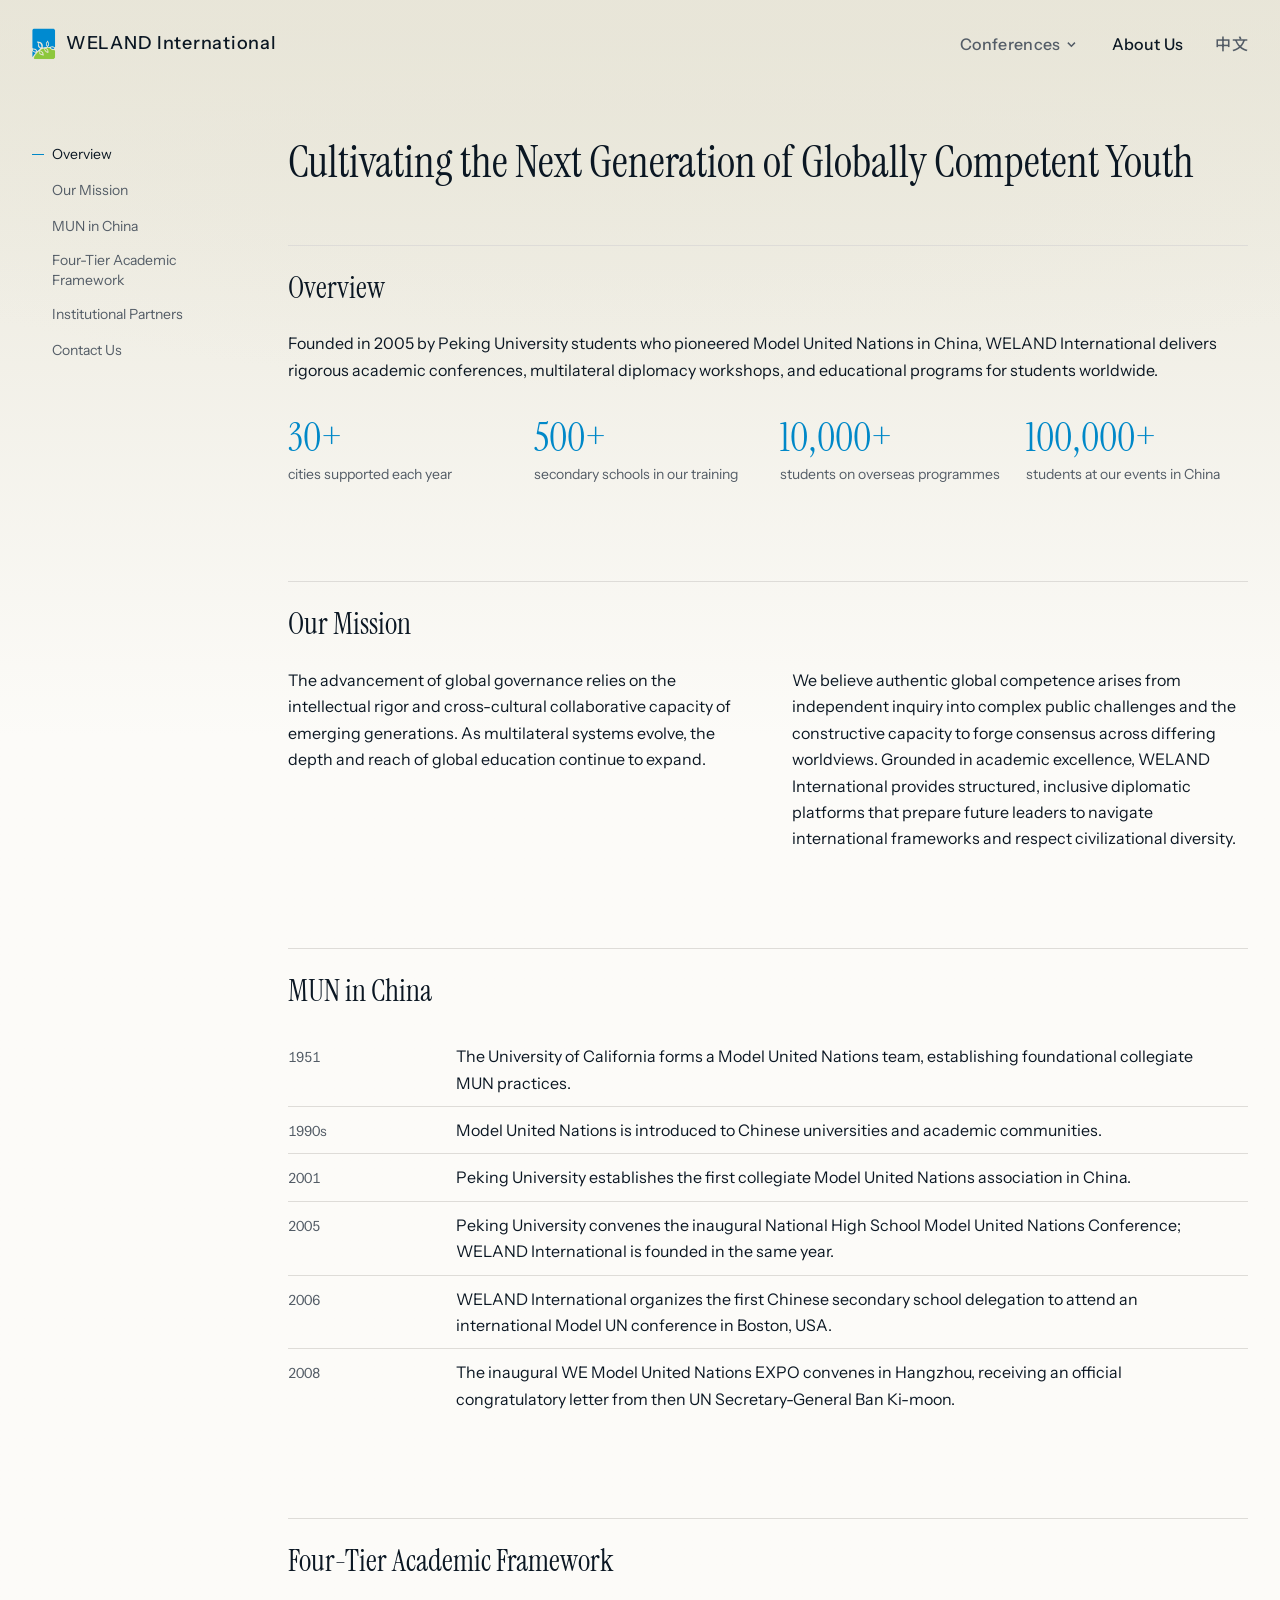
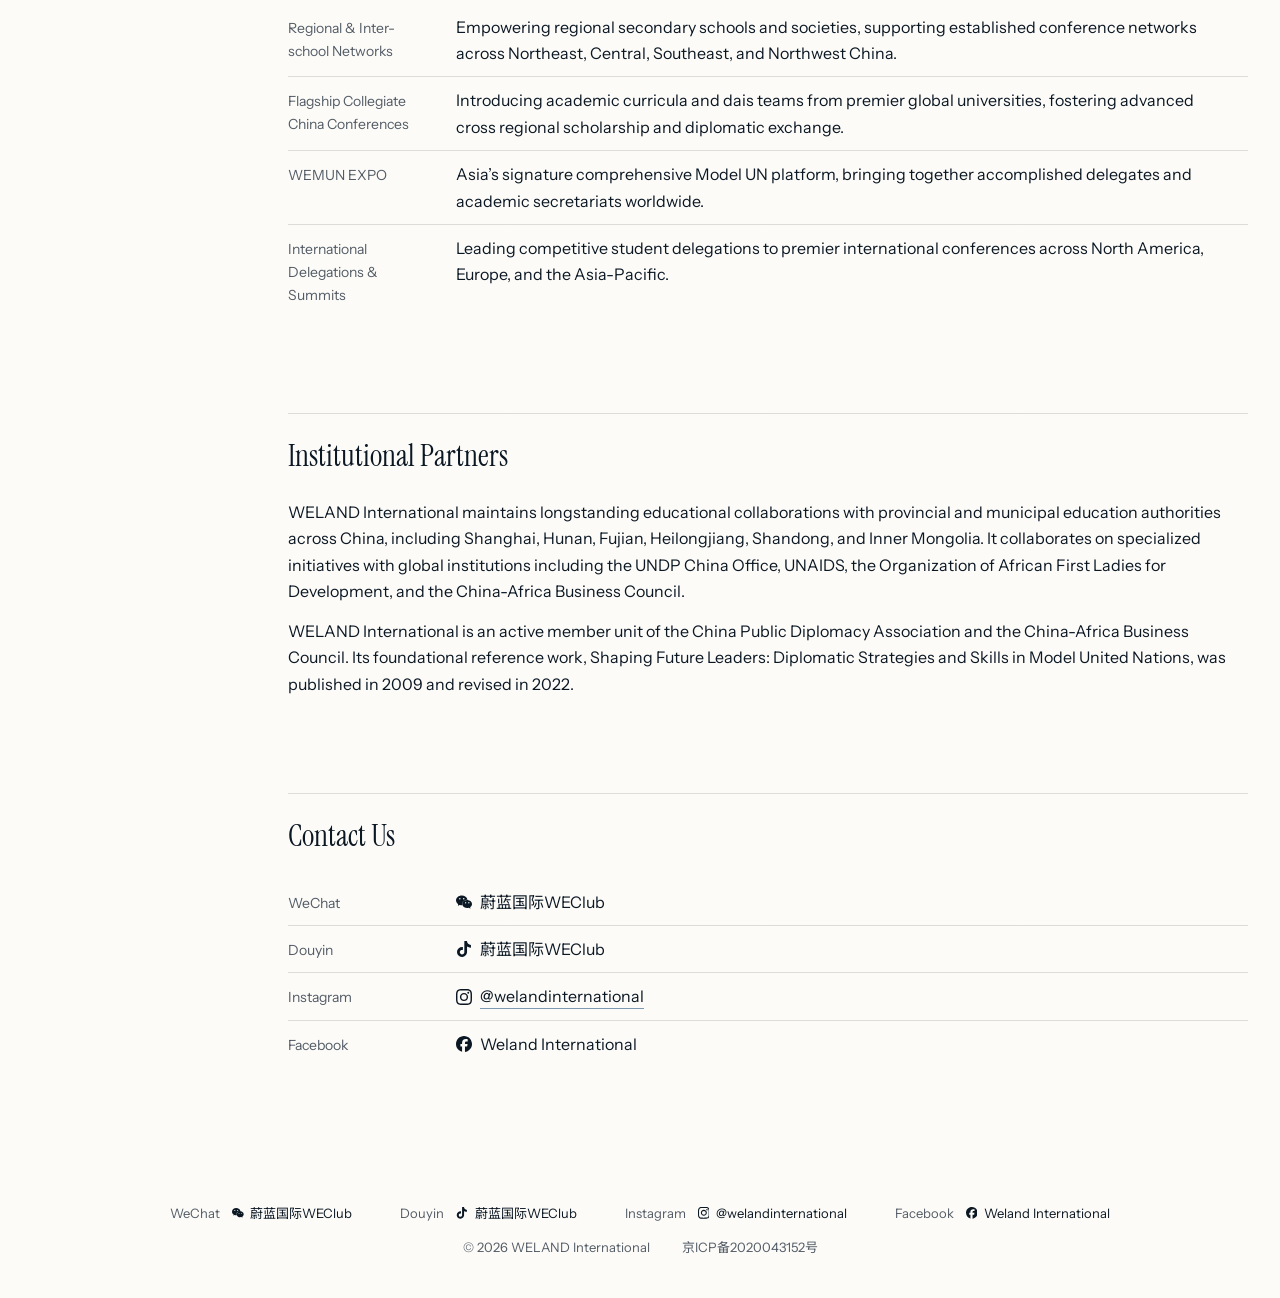
<file: en/about.html>
<!doctype html>
<html lang="en">
<head>
<meta charset="utf-8">
<meta name="viewport" content="width=device-width, initial-scale=1, viewport-fit=cover">
<meta name="theme-color" content="#f5f2ea">
<title>About Us | WELAND International</title>
<meta name="description" content="WELAND International was founded in 2005 by Peking University alumni who were among China’s earliest Model United Nations pioneers.">
<link rel="icon" type="image/png" sizes="32x32" href="../assets/img/weland-icon-32.png?v=4">
<link rel="icon" type="image/png" sizes="16x16" href="../assets/img/weland-icon-16.png?v=4">
<link rel="icon" type="image/png" sizes="192x192" href="../assets/img/weland-icon-192.png?v=4">
<link rel="apple-touch-icon" href="../assets/img/apple-touch-icon.png?v=4">
<link rel="stylesheet" href="../assets/css/fonts.css?v=29">
<link rel="stylesheet" href="../assets/css/site.css?v=29">
</head>
<body class="about">
<a class="skip" href="#main">Skip to content</a>
<header class="top"><a class="home" href="index.html"><img src="../assets/img/weland-mark.png" alt="" width="24" height="32">WELAND International</a><nav class="site" aria-label="Site"><details class="menu"><summary aria-expanded="false">Conferences<svg viewBox="0 0 10 6" aria-hidden="true"><path d="M1 1l4 4 4-4" fill="none" stroke="currentColor" stroke-width="1.5" vector-effect="non-scaling-stroke"/></svg></summary><ul><li style="--accent:#46634f"><a href="conferences/ogmun-shsid-2026.html"><span class="sw" style="background:#46634f" aria-hidden="true"></span><span class="m-name" lang="en">OGMUN · SHSID</span></a></li><li style="--accent:#8f2f1f"><a href="conferences/ymun-china-2026.html"><span class="sw" style="background:#8f2f1f" aria-hidden="true"></span><span class="m-name" lang="en">YMUN China</span></a></li><li style="--accent:#1f7a6b"><a href="conferences/wemun-expo-2026.html"><span class="sw" style="background:#1f7a6b" aria-hidden="true"></span><span class="m-name" lang="en">WEMUN EXPO</span></a></li><li style="--accent:#e7a33f;--accent-ink:#b57a1a"><a href="conferences/munuc-sfls.html"><span class="sw" style="background:#e7a33f" aria-hidden="true"></span><span class="m-name" lang="en">MUNUC · SFLS</span></a></li></ul></details><a href="about.html" aria-current="page">About Us</a><a href="../about.html" hreflang="zh-CN" lang="zh-CN">中文</a></nav></header>
<main id="main">
<div class="doc"><nav class="toc" aria-label="On this page"><div class="row"><a href="#intro">Overview</a><a href="#mission">Our Mission</a><a href="#history">MUN in China</a><a href="#tiers">Four-Tier Academic Framework</a><a href="#partners">Institutional Partners</a><a href="#contact">Contact Us</a></div></nav><div class="col"><div class="head"><h1>Cultivating the Next Generation of Globally Competent Youth</h1></div><section class="sec" id="intro"><h2>Overview</h2><div class="prose"><p>Founded in 2005 by Peking University students who pioneered Model United Nations in China, WELAND International delivers rigorous academic conferences, multilateral diplomacy workshops, and educational programs for students worldwide.</p></div>
<div class="numbers">
<div><b>30+</b><span>cities supported each year</span></div>
<div><b>500+</b><span>secondary schools in our training</span></div>
<div><b>10,000+</b><span>students on overseas programmes</span></div>
<div><b>100,000+</b><span>students at our events in China</span></div>
</div></section><section class="sec" id="mission"><h2>Our Mission</h2><div class="prose two"><p>The advancement of global governance relies on the intellectual rigor and cross-cultural collaborative capacity of emerging generations. As multilateral systems evolve, the depth and reach of global education continue to expand.</p><p>We believe authentic global competence arises from independent inquiry into complex public challenges and the constructive capacity to forge consensus across differing worldviews. Grounded in academic excellence, WELAND International provides structured, inclusive diplomatic platforms that prepare future leaders to navigate international frameworks and respect civilizational diversity.</p></div></section><section class="sec" id="history"><h2>MUN in China</h2><dl class="rows"><div><dt>1951</dt><dd>The University of California forms a Model United Nations team, establishing foundational collegiate MUN practices.</dd></div><div><dt>1990s</dt><dd>Model United Nations is introduced to Chinese universities and academic communities.</dd></div><div><dt>2001</dt><dd>Peking University establishes the first collegiate Model United Nations association in China.</dd></div><div><dt>2005</dt><dd>Peking University convenes the inaugural National High School Model United Nations Conference; WELAND International is founded in the same year.</dd></div><div><dt>2006</dt><dd>WELAND International organizes the first Chinese secondary school delegation to attend an international Model UN conference in Boston, USA.</dd></div><div><dt>2008</dt><dd>The inaugural WE Model United Nations EXPO convenes in Hangzhou, receiving an official congratulatory letter from then UN Secretary-General Ban Ki-moon.</dd></div></dl></section><section class="sec" id="tiers"><h2>Four-Tier Academic Framework</h2><dl class="rows"><div><dt>Regional & Inter-school Networks</dt><dd>Empowering regional secondary schools and societies, supporting established conference networks across Northeast, Central, Southeast, and Northwest China.</dd></div><div><dt>Flagship Collegiate China Conferences</dt><dd>Introducing academic curricula and dais teams from premier global universities, fostering advanced cross regional scholarship and diplomatic exchange.</dd></div><div><dt>WEMUN EXPO</dt><dd>Asia’s signature comprehensive Model UN platform, bringing together accomplished delegates and academic secretariats worldwide.</dd></div><div><dt>International Delegations & Summits</dt><dd>Leading competitive student delegations to premier international conferences across North America, Europe, and the Asia-Pacific.</dd></div></dl></section><section class="sec" id="partners"><h2>Institutional Partners</h2><div class="prose"><p>WELAND International maintains longstanding educational collaborations with provincial and municipal education authorities across China, including Shanghai, Hunan, Fujian, Heilongjiang, Shandong, and Inner Mongolia. It collaborates on specialized initiatives with global institutions including the UNDP China Office, UNAIDS, the Organization of African First Ladies for Development, and the China-Africa Business Council.</p><p>WELAND International is an active member unit of the China Public Diplomacy Association and the China-Africa Business Council. Its foundational reference work, Shaping Future Leaders: Diplomatic Strategies and Skills in Model United Nations, was published in 2009 and revised in 2022.</p></div></section><section class="sec" id="contact"><h2>Contact Us</h2><dl class="rows"><div><dt>WeChat</dt><dd><span class="acct"><svg viewBox="0 0 24 24" aria-hidden="true"><path d="M8.691 2.188C3.891 2.188 0 5.476 0 9.53c0 2.212 1.17 4.203 3.002 5.55a.59.59 0 0 1 .213.665l-.39 1.48c-.019.07-.048.141-.048.213 0 .163.13.295.29.295a.326.326 0 0 0 .167-.054l1.903-1.114a.864.864 0 0 1 .717-.098 10.16 10.16 0 0 0 2.837.403c.276 0 .543-.027.811-.05-.857-2.578.157-4.972 1.932-6.446 1.703-1.415 3.882-1.98 5.853-1.838-.576-3.583-4.196-6.348-8.596-6.348zM5.785 5.991c.642 0 1.162.529 1.162 1.18a1.17 1.17 0 0 1-1.162 1.178A1.17 1.17 0 0 1 4.623 7.17c0-.651.52-1.18 1.162-1.18zm5.813 0c.642 0 1.162.529 1.162 1.18a1.17 1.17 0 0 1-1.162 1.178 1.17 1.17 0 0 1-1.162-1.178c0-.651.52-1.18 1.162-1.18zm5.34 2.867c-1.797-.052-3.746.512-5.28 1.786-1.72 1.428-2.687 3.72-1.78 6.22.942 2.453 3.666 4.229 6.884 4.229.826 0 1.622-.12 2.361-.336a.722.722 0 0 1 .598.082l1.584.926a.272.272 0 0 0 .14.047c.134 0 .24-.111.24-.247 0-.06-.023-.12-.038-.177l-.327-1.233a.582.582 0 0 1-.023-.156.49.49 0 0 1 .201-.398C23.024 18.48 24 16.82 24 14.98c0-3.21-2.931-5.837-6.656-6.088V8.89c-.135-.01-.27-.027-.407-.03zm-2.53 3.274c.535 0 .969.44.969.982a.976.976 0 0 1-.969.983.976.976 0 0 1-.969-.983c0-.542.434-.982.97-.982zm4.844 0c.535 0 .969.44.969.982a.976.976 0 0 1-.969.983.976.976 0 0 1-.969-.983c0-.542.434-.982.969-.982z"/></svg>蔚蓝国际WEClub</span></dd></div><div><dt>Douyin</dt><dd><span class="acct"><svg viewBox="0 0 24 24" aria-hidden="true"><path d="M12.525.02c1.31-.02 2.61-.01 3.91-.02.08 1.53.63 3.09 1.75 4.17 1.12 1.11 2.7 1.62 4.24 1.79v4.03c-1.44-.05-2.89-.35-4.2-.97-.57-.26-1.1-.59-1.62-.93-.01 2.92.01 5.84-.02 8.75-.08 1.4-.54 2.79-1.35 3.94-1.31 1.92-3.58 3.17-5.91 3.21-1.43.08-2.86-.31-4.08-1.03-2.02-1.19-3.44-3.37-3.65-5.71-.02-.5-.03-1-.01-1.49.18-1.9 1.12-3.72 2.58-4.96 1.66-1.44 3.98-2.13 6.15-1.72.02 1.48-.04 2.96-.04 4.44-.99-.32-2.15-.23-3.02.37-.63.41-1.11 1.04-1.36 1.75-.21.51-.15 1.07-.14 1.61.24 1.64 1.82 3.02 3.5 2.87 1.12-.01 2.19-.66 2.77-1.61.19-.33.4-.67.41-1.06.1-1.79.06-3.57.07-5.36.01-4.03-.01-8.05.02-12.07z"/></svg>蔚蓝国际WEClub</span></dd></div><div><dt>Instagram</dt><dd><a class="acct" href="https://www.instagram.com/welandinternational/" lang="en" rel="noopener"><svg viewBox="0 0 24 24" aria-hidden="true"><path d="M7.0301.084c-1.2768.0602-2.1487.264-2.911.5634-.7888.3075-1.4575.72-2.1228 1.3877-.6652.6677-1.075 1.3368-1.3802 2.127-.2954.7638-.4956 1.6365-.552 2.914-.0564 1.2775-.0689 1.6882-.0626 4.947.0062 3.2586.0206 3.6671.0825 4.9473.061 1.2765.264 2.1482.5635 2.9107.308.7889.72 1.4573 1.388 2.1228.6679.6655 1.3365 1.0743 2.1285 1.38.7632.295 1.6361.4961 2.9134.552 1.2773.056 1.6884.069 4.9462.0627 3.2578-.0062 3.668-.0207 4.9478-.0814 1.28-.0607 2.147-.2652 2.9098-.5633.7889-.3086 1.4578-.72 2.1228-1.3881.665-.6682 1.0745-1.3378 1.3795-2.1284.2957-.7632.4966-1.636.552-2.9124.056-1.2809.0692-1.6898.063-4.948-.0063-3.2583-.021-3.6668-.0817-4.9465-.0607-1.2797-.264-2.1487-.5633-2.9117-.3084-.7889-.72-1.4568-1.3876-2.1228C21.2982 1.33 20.628.9208 19.8378.6165 19.074.321 18.2017.1197 16.9244.0645 15.6471.0093 15.236-.005 11.977.0014 8.718.0076 8.31.0215 7.0301.0839m.1402 21.6932c-1.17-.0509-1.8053-.2453-2.2287-.408-.5606-.216-.96-.4771-1.3819-.895-.422-.4178-.6811-.8186-.9-1.378-.1644-.4234-.3624-1.058-.4171-2.228-.0595-1.2645-.072-1.6442-.079-4.848-.007-3.2037.0053-3.583.0607-4.848.05-1.169.2456-1.805.408-2.2282.216-.5613.4762-.96.895-1.3816.4188-.4217.8184-.6814 1.3783-.9003.423-.1651 1.0575-.3614 2.227-.4171 1.2655-.06 1.6447-.072 4.848-.079 3.2033-.007 3.5835.005 4.8495.0608 1.169.0508 1.8053.2445 2.228.408.5608.216.96.4754 1.3816.895.4217.4194.6816.8176.9005 1.3787.1653.4217.3617 1.056.4169 2.2263.0602 1.2655.0739 1.645.0796 4.848.0058 3.203-.0055 3.5834-.061 4.848-.051 1.17-.245 1.8055-.408 2.2294-.216.5604-.4763.96-.8954 1.3814-.419.4215-.8181.6811-1.3783.9-.4224.1649-1.0577.3617-2.2262.4174-1.2656.0595-1.6448.072-4.8493.079-3.2045.007-3.5825-.006-4.848-.0608M16.953 5.5864A1.44 1.44 0 1 0 18.39 4.144a1.44 1.44 0 0 0-1.437 1.4424M5.8385 12.012c.0067 3.4032 2.7706 6.1557 6.173 6.1493 3.4026-.0065 6.157-2.7701 6.1506-6.1733-.0065-3.4032-2.771-6.1565-6.174-6.1498-3.403.0067-6.156 2.771-6.1496 6.1738M8 12.0077a4 4 0 1 1 4.008 3.9921A3.9996 3.9996 0 0 1 8 12.0077"/></svg>@welandinternational</a></dd></div><div><dt>Facebook</dt><dd><span class="acct" lang="en"><svg viewBox="0 0 24 24" aria-hidden="true"><path d="M9.101 23.691v-7.98H6.627v-3.667h2.474v-1.58c0-4.085 1.848-5.978 5.858-5.978.401 0 .955.042 1.468.103a8.68 8.68 0 0 1 1.141.195v3.325a8.623 8.623 0 0 0-.653-.036 26.805 26.805 0 0 0-.733-.009c-.707 0-1.259.096-1.675.309a1.686 1.686 0 0 0-.679.622c-.258.42-.374.995-.374 1.752v1.297h3.919l-.386 2.103-.287 1.564h-3.246v8.245C19.396 23.238 24 18.179 24 12.044c0-6.627-5.373-12-12-12s-12 5.373-12 12c0 5.628 3.874 10.35 9.101 11.647Z"/></svg>Weland International</span></dd></div></dl></section></div></div>
</main>
<footer class="foot"><dl class="accounts"><div><dt>WeChat</dt><dd><span class="acct"><svg viewBox="0 0 24 24" aria-hidden="true"><path d="M8.691 2.188C3.891 2.188 0 5.476 0 9.53c0 2.212 1.17 4.203 3.002 5.55a.59.59 0 0 1 .213.665l-.39 1.48c-.019.07-.048.141-.048.213 0 .163.13.295.29.295a.326.326 0 0 0 .167-.054l1.903-1.114a.864.864 0 0 1 .717-.098 10.16 10.16 0 0 0 2.837.403c.276 0 .543-.027.811-.05-.857-2.578.157-4.972 1.932-6.446 1.703-1.415 3.882-1.98 5.853-1.838-.576-3.583-4.196-6.348-8.596-6.348zM5.785 5.991c.642 0 1.162.529 1.162 1.18a1.17 1.17 0 0 1-1.162 1.178A1.17 1.17 0 0 1 4.623 7.17c0-.651.52-1.18 1.162-1.18zm5.813 0c.642 0 1.162.529 1.162 1.18a1.17 1.17 0 0 1-1.162 1.178 1.17 1.17 0 0 1-1.162-1.178c0-.651.52-1.18 1.162-1.18zm5.34 2.867c-1.797-.052-3.746.512-5.28 1.786-1.72 1.428-2.687 3.72-1.78 6.22.942 2.453 3.666 4.229 6.884 4.229.826 0 1.622-.12 2.361-.336a.722.722 0 0 1 .598.082l1.584.926a.272.272 0 0 0 .14.047c.134 0 .24-.111.24-.247 0-.06-.023-.12-.038-.177l-.327-1.233a.582.582 0 0 1-.023-.156.49.49 0 0 1 .201-.398C23.024 18.48 24 16.82 24 14.98c0-3.21-2.931-5.837-6.656-6.088V8.89c-.135-.01-.27-.027-.407-.03zm-2.53 3.274c.535 0 .969.44.969.982a.976.976 0 0 1-.969.983.976.976 0 0 1-.969-.983c0-.542.434-.982.97-.982zm4.844 0c.535 0 .969.44.969.982a.976.976 0 0 1-.969.983.976.976 0 0 1-.969-.983c0-.542.434-.982.969-.982z"/></svg>蔚蓝国际WEClub</span></dd></div><div><dt>Douyin</dt><dd><span class="acct"><svg viewBox="0 0 24 24" aria-hidden="true"><path d="M12.525.02c1.31-.02 2.61-.01 3.91-.02.08 1.53.63 3.09 1.75 4.17 1.12 1.11 2.7 1.62 4.24 1.79v4.03c-1.44-.05-2.89-.35-4.2-.97-.57-.26-1.1-.59-1.62-.93-.01 2.92.01 5.84-.02 8.75-.08 1.4-.54 2.79-1.35 3.94-1.31 1.92-3.58 3.17-5.91 3.21-1.43.08-2.86-.31-4.08-1.03-2.02-1.19-3.44-3.37-3.65-5.71-.02-.5-.03-1-.01-1.49.18-1.9 1.12-3.72 2.58-4.96 1.66-1.44 3.98-2.13 6.15-1.72.02 1.48-.04 2.96-.04 4.44-.99-.32-2.15-.23-3.02.37-.63.41-1.11 1.04-1.36 1.75-.21.51-.15 1.07-.14 1.61.24 1.64 1.82 3.02 3.5 2.87 1.12-.01 2.19-.66 2.77-1.61.19-.33.4-.67.41-1.06.1-1.79.06-3.57.07-5.36.01-4.03-.01-8.05.02-12.07z"/></svg>蔚蓝国际WEClub</span></dd></div><div><dt>Instagram</dt><dd><a class="acct" href="https://www.instagram.com/welandinternational/" lang="en" rel="noopener"><svg viewBox="0 0 24 24" aria-hidden="true"><path d="M7.0301.084c-1.2768.0602-2.1487.264-2.911.5634-.7888.3075-1.4575.72-2.1228 1.3877-.6652.6677-1.075 1.3368-1.3802 2.127-.2954.7638-.4956 1.6365-.552 2.914-.0564 1.2775-.0689 1.6882-.0626 4.947.0062 3.2586.0206 3.6671.0825 4.9473.061 1.2765.264 2.1482.5635 2.9107.308.7889.72 1.4573 1.388 2.1228.6679.6655 1.3365 1.0743 2.1285 1.38.7632.295 1.6361.4961 2.9134.552 1.2773.056 1.6884.069 4.9462.0627 3.2578-.0062 3.668-.0207 4.9478-.0814 1.28-.0607 2.147-.2652 2.9098-.5633.7889-.3086 1.4578-.72 2.1228-1.3881.665-.6682 1.0745-1.3378 1.3795-2.1284.2957-.7632.4966-1.636.552-2.9124.056-1.2809.0692-1.6898.063-4.948-.0063-3.2583-.021-3.6668-.0817-4.9465-.0607-1.2797-.264-2.1487-.5633-2.9117-.3084-.7889-.72-1.4568-1.3876-2.1228C21.2982 1.33 20.628.9208 19.8378.6165 19.074.321 18.2017.1197 16.9244.0645 15.6471.0093 15.236-.005 11.977.0014 8.718.0076 8.31.0215 7.0301.0839m.1402 21.6932c-1.17-.0509-1.8053-.2453-2.2287-.408-.5606-.216-.96-.4771-1.3819-.895-.422-.4178-.6811-.8186-.9-1.378-.1644-.4234-.3624-1.058-.4171-2.228-.0595-1.2645-.072-1.6442-.079-4.848-.007-3.2037.0053-3.583.0607-4.848.05-1.169.2456-1.805.408-2.2282.216-.5613.4762-.96.895-1.3816.4188-.4217.8184-.6814 1.3783-.9003.423-.1651 1.0575-.3614 2.227-.4171 1.2655-.06 1.6447-.072 4.848-.079 3.2033-.007 3.5835.005 4.8495.0608 1.169.0508 1.8053.2445 2.228.408.5608.216.96.4754 1.3816.895.4217.4194.6816.8176.9005 1.3787.1653.4217.3617 1.056.4169 2.2263.0602 1.2655.0739 1.645.0796 4.848.0058 3.203-.0055 3.5834-.061 4.848-.051 1.17-.245 1.8055-.408 2.2294-.216.5604-.4763.96-.8954 1.3814-.419.4215-.8181.6811-1.3783.9-.4224.1649-1.0577.3617-2.2262.4174-1.2656.0595-1.6448.072-4.8493.079-3.2045.007-3.5825-.006-4.848-.0608M16.953 5.5864A1.44 1.44 0 1 0 18.39 4.144a1.44 1.44 0 0 0-1.437 1.4424M5.8385 12.012c.0067 3.4032 2.7706 6.1557 6.173 6.1493 3.4026-.0065 6.157-2.7701 6.1506-6.1733-.0065-3.4032-2.771-6.1565-6.174-6.1498-3.403.0067-6.156 2.771-6.1496 6.1738M8 12.0077a4 4 0 1 1 4.008 3.9921A3.9996 3.9996 0 0 1 8 12.0077"/></svg>@welandinternational</a></dd></div><div><dt>Facebook</dt><dd><span class="acct" lang="en"><svg viewBox="0 0 24 24" aria-hidden="true"><path d="M9.101 23.691v-7.98H6.627v-3.667h2.474v-1.58c0-4.085 1.848-5.978 5.858-5.978.401 0 .955.042 1.468.103a8.68 8.68 0 0 1 1.141.195v3.325a8.623 8.623 0 0 0-.653-.036 26.805 26.805 0 0 0-.733-.009c-.707 0-1.259.096-1.675.309a1.686 1.686 0 0 0-.679.622c-.258.42-.374.995-.374 1.752v1.297h3.919l-.386 2.103-.287 1.564h-3.246v8.245C19.396 23.238 24 18.179 24 12.044c0-6.627-5.373-12-12-12s-12 5.373-12 12c0 5.628 3.874 10.35 9.101 11.647Z"/></svg>Weland International</span></dd></div></dl><div class="legal"><span lang="en">© 2026 WELAND International</span><a href="http://beian.miit.gov.cn/" rel="noopener">京ICP备2020043152号</a></div></footer>
<script src="../assets/js/site.js?v=29"></script>
</body>
</html>
</file>
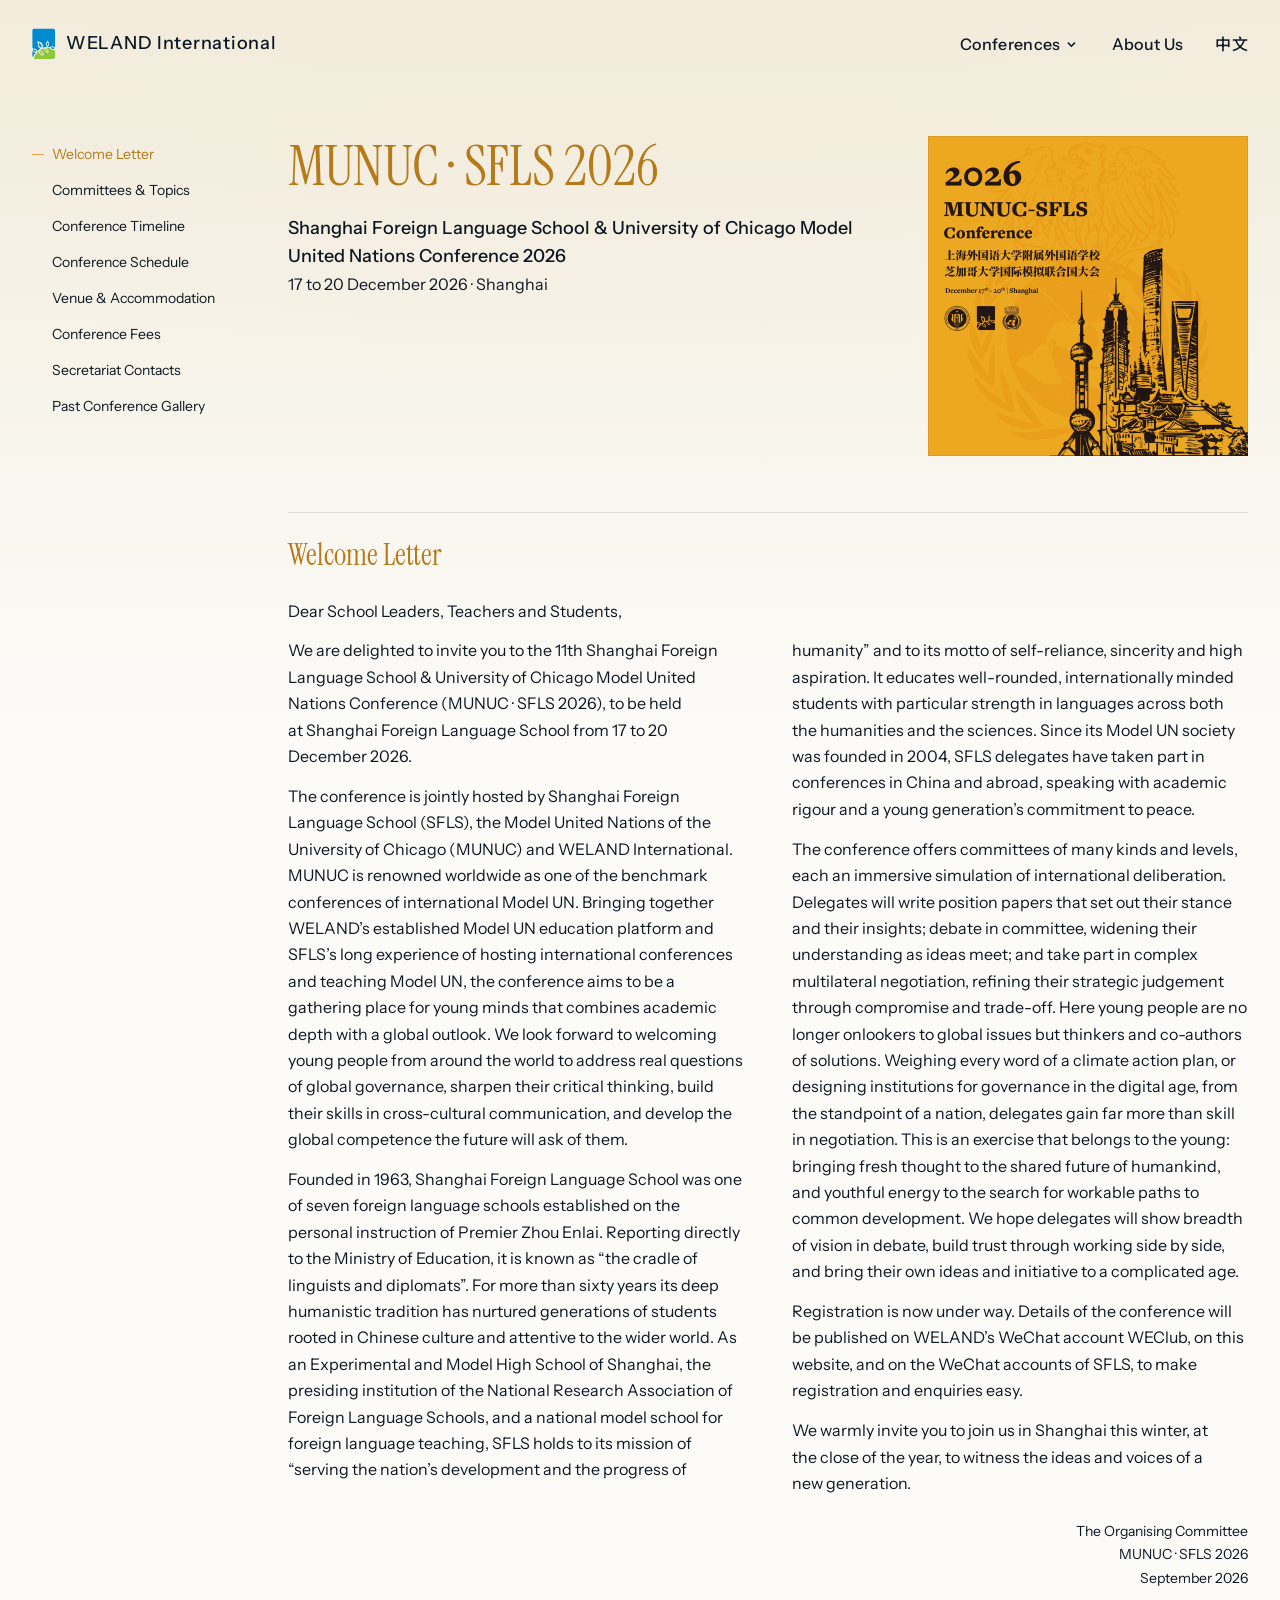
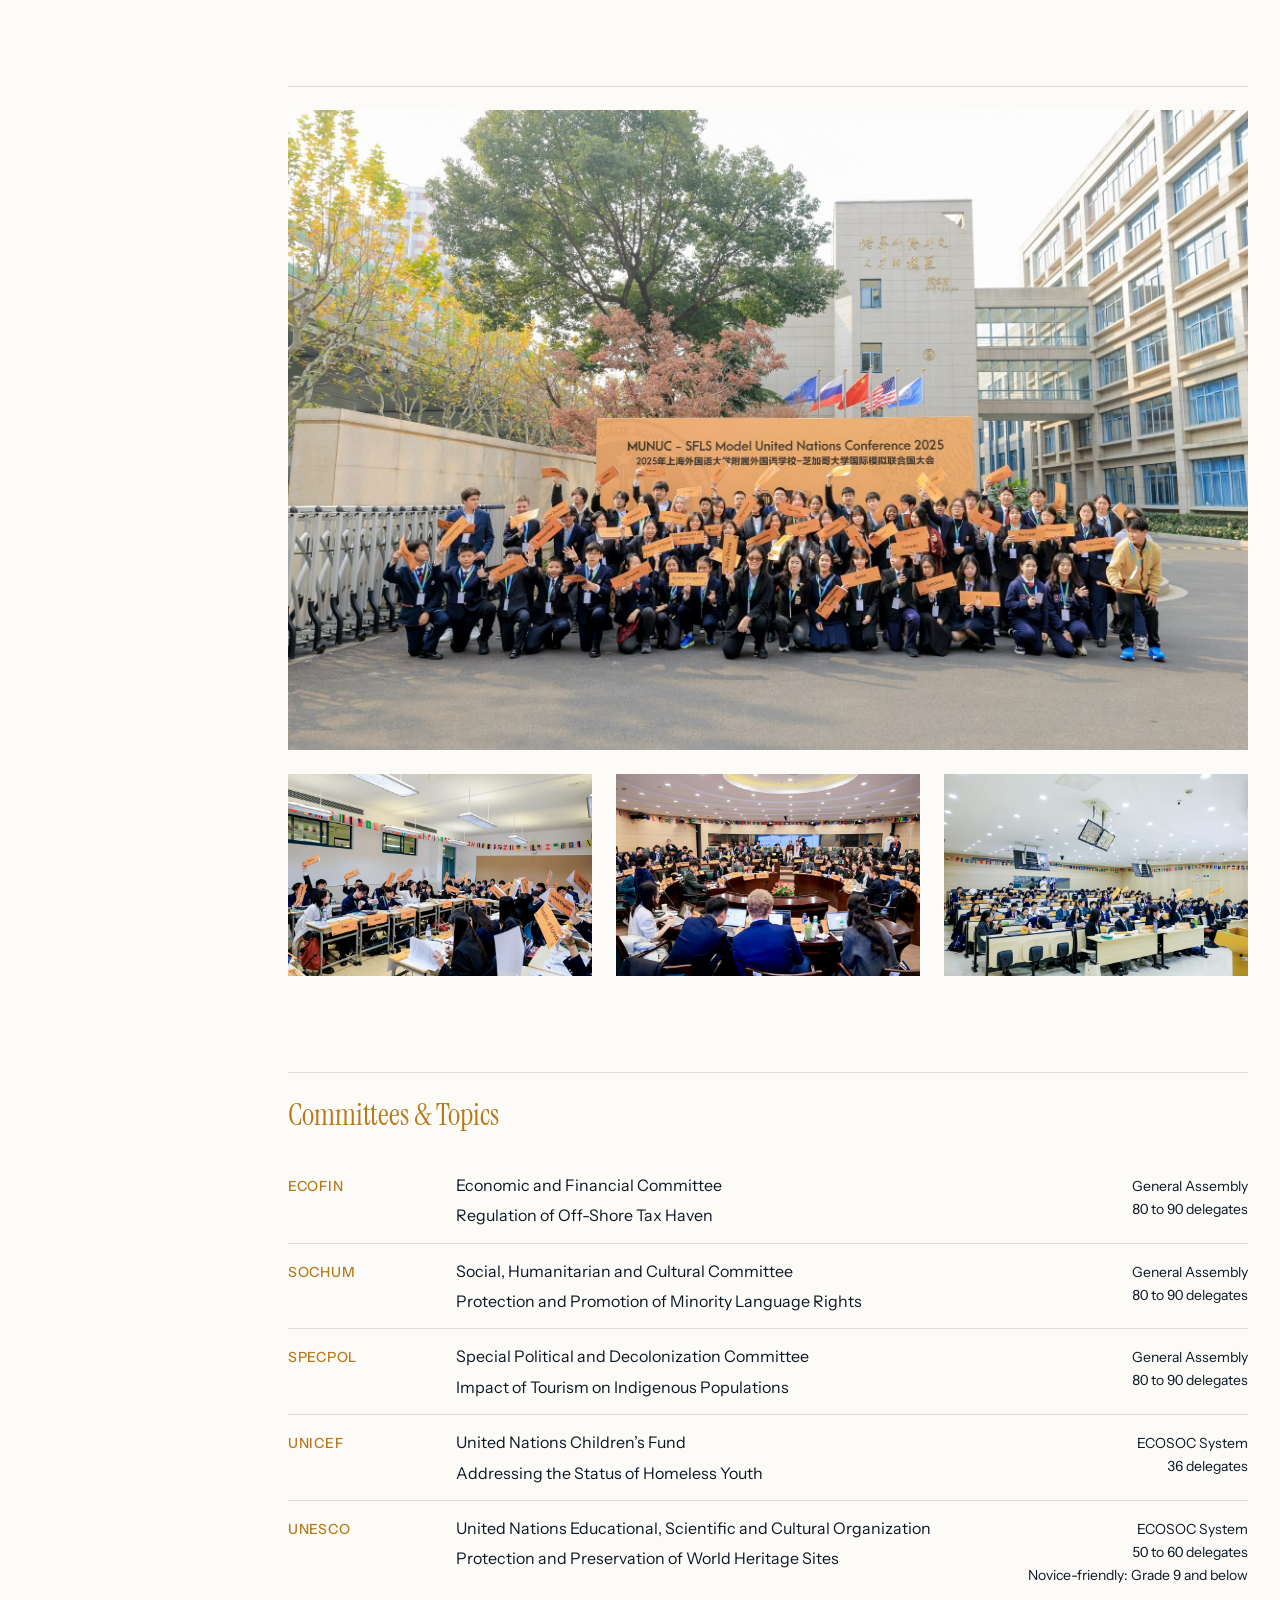
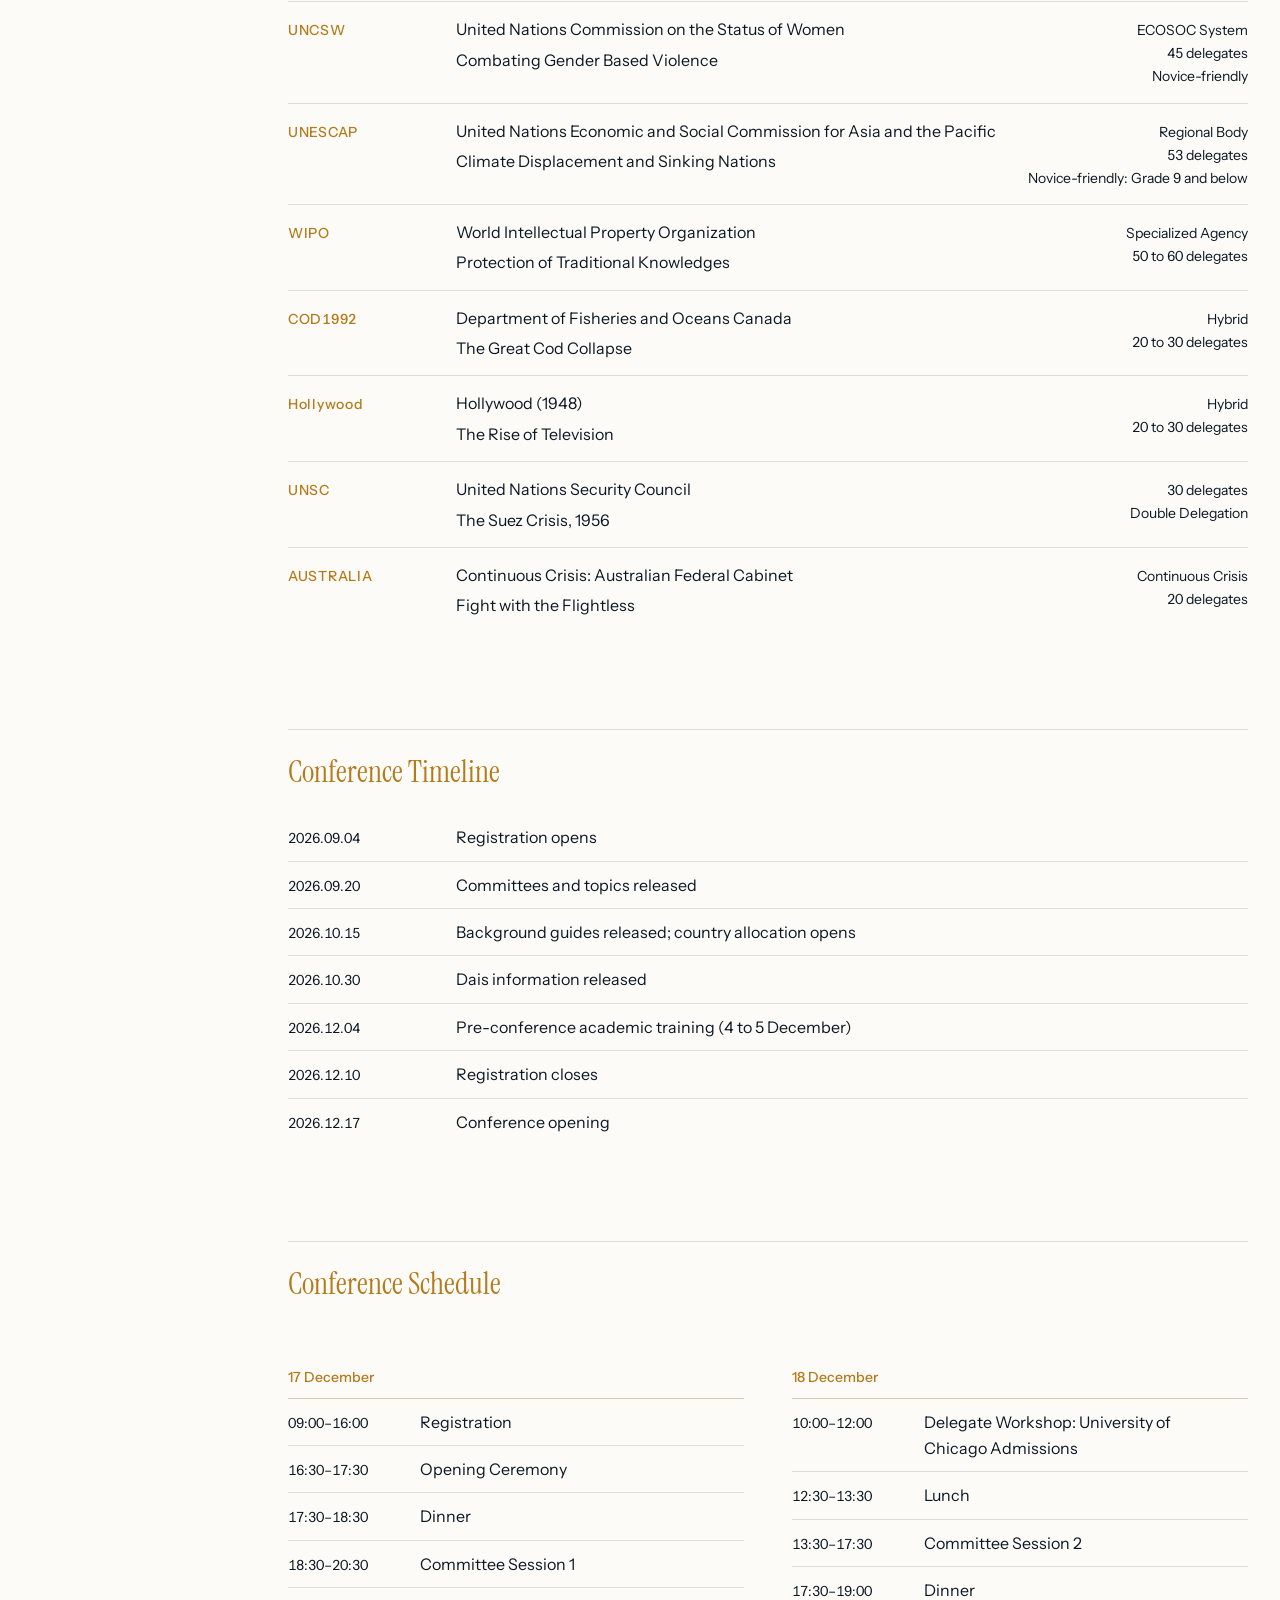
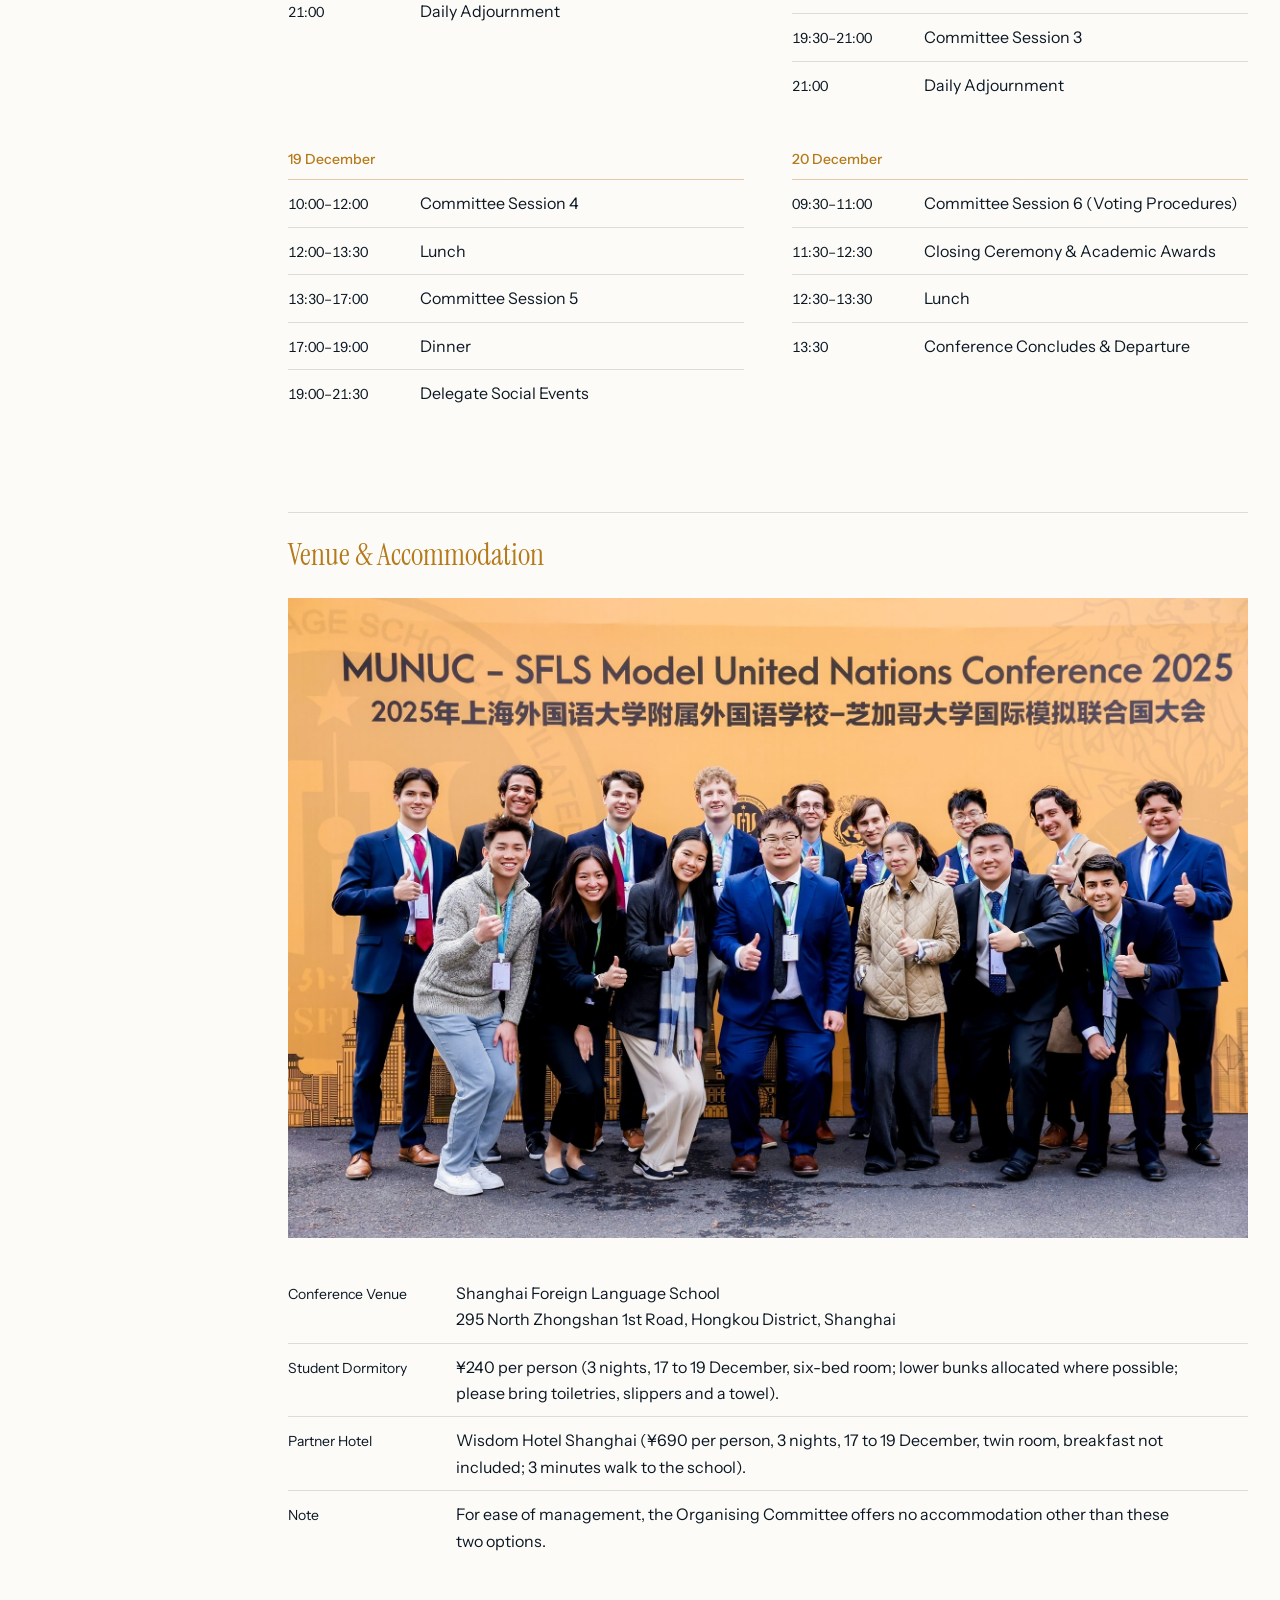
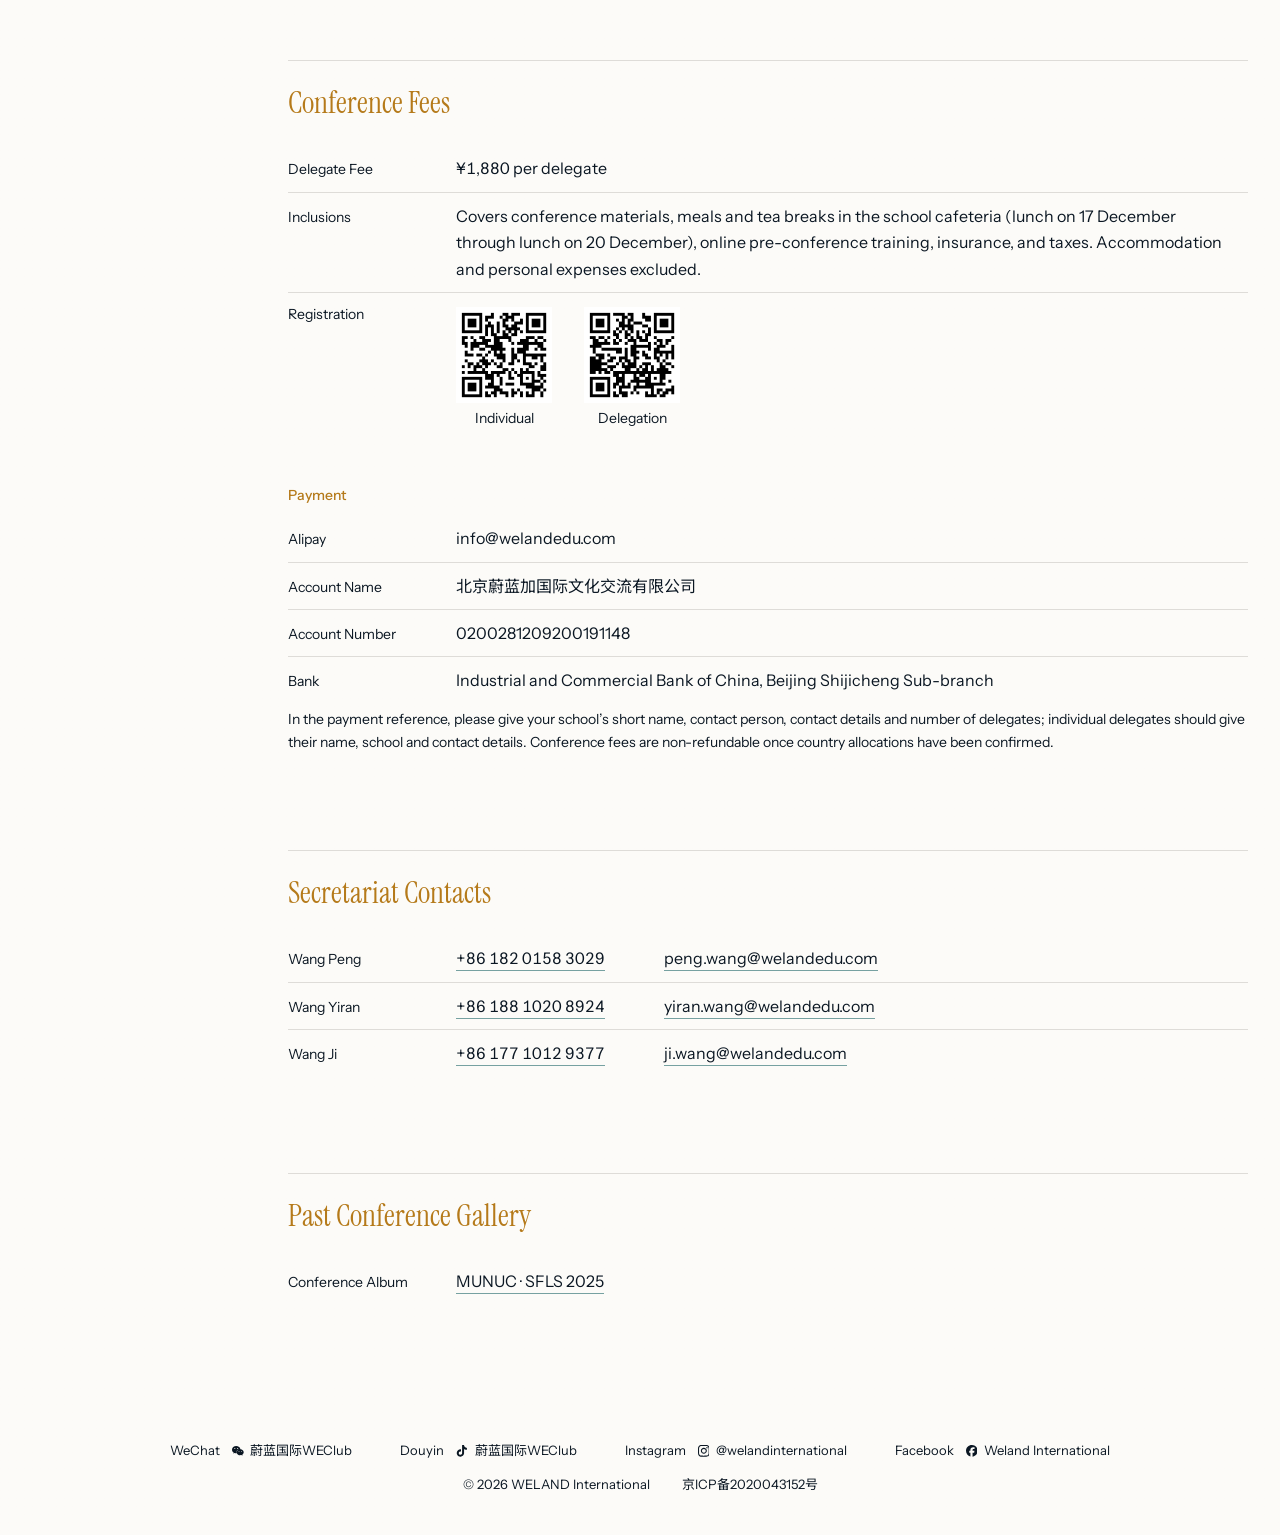
<file: en/conferences/munuc-sfls.html>
<!doctype html>
<html lang="en">
<head>
<meta charset="utf-8">
<meta name="viewport" content="width=device-width, initial-scale=1, viewport-fit=cover">
<meta name="theme-color" content="#f5f2ea">
<title>MUNUC · SFLS 2026 | WELAND International</title>
<meta name="description" content="Shanghai Foreign Language School and University of Chicago Model United Nations Conference 2026">
<link rel="icon" type="image/png" sizes="32x32" href="../../assets/img/weland-icon-32.png?v=4">
<link rel="icon" type="image/png" sizes="16x16" href="../../assets/img/weland-icon-16.png?v=4">
<link rel="icon" type="image/png" sizes="192x192" href="../../assets/img/weland-icon-192.png?v=4">
<link rel="apple-touch-icon" href="../../assets/img/apple-touch-icon.png?v=4">
<link rel="stylesheet" href="../../assets/css/fonts.css?v=29">
<link rel="stylesheet" href="../../assets/css/site.css?v=29">
</head>
<body class="conf" style="--accent:#e7a33f;--accent-ink:#b57a1a">
<a class="skip" href="#main">Skip to content</a>
<header class="top"><a class="home" href="../index.html"><img src="../../assets/img/weland-mark.png" alt="" width="24" height="32">WELAND International</a><nav class="site" aria-label="Site"><details class="menu"><summary class="current" aria-expanded="false">Conferences<svg viewBox="0 0 10 6" aria-hidden="true"><path d="M1 1l4 4 4-4" fill="none" stroke="currentColor" stroke-width="1.5" vector-effect="non-scaling-stroke"/></svg></summary><ul><li style="--accent:#46634f"><a href="../conferences/ogmun-shsid-2026.html"><span class="sw" style="background:#46634f" aria-hidden="true"></span><span class="m-name" lang="en">OGMUN · SHSID</span></a></li><li style="--accent:#8f2f1f"><a href="../conferences/ymun-china-2026.html"><span class="sw" style="background:#8f2f1f" aria-hidden="true"></span><span class="m-name" lang="en">YMUN China</span></a></li><li style="--accent:#1f7a6b"><a href="../conferences/wemun-expo-2026.html"><span class="sw" style="background:#1f7a6b" aria-hidden="true"></span><span class="m-name" lang="en">WEMUN EXPO</span></a></li><li style="--accent:#e7a33f;--accent-ink:#b57a1a"><a href="../conferences/munuc-sfls.html" aria-current="page"><span class="sw" style="background:#e7a33f" aria-hidden="true"></span><span class="m-name" lang="en">MUNUC · SFLS</span></a></li></ul></details><a href="../about.html">About Us</a><a href="../../conferences/munuc-sfls.html" hreflang="zh-CN" lang="zh-CN">中文</a></nav></header>
<main id="main">
<div class="doc"><nav class="toc" aria-label="On this page"><div class="row"><a href="#letter">Welcome Letter</a><a href="#committees">Committees & Topics</a><a href="#timeline">Conference Timeline</a><a href="#itinerary">Conference Schedule</a><a href="#venue">Venue & Accommodation</a><a href="#register">Conference Fees</a><a href="#contact">Secretariat Contacts</a><a href="#gallery">Past Conference Gallery</a></div></nav><div class="col"><div class="head"><div><h1 lang="en">MUNUC · SFLS 2026</h1><p>Shanghai Foreign Language School &amp; University of Chicago Model United Nations Conference 2026</p><p class="when">17 to 20 December 2026 · Shanghai</p></div><figure class="side"><img src="../../assets/img/poster-munuc-2026.jpg" alt="MUNUC · SFLS 2026 poster"></figure></div><section class="sec" id="letter"><h2>Welcome Letter</h2><div class="letter" lang="en"><p class="salute">Dear School Leaders, Teachers and Students,</p><p>We are delighted to invite you to the 11th Shanghai Foreign Language School & University of Chicago Model United Nations Conference (MUNUC · SFLS 2026), to be held at Shanghai Foreign Language School from 17 to 20 December 2026.</p><p>The conference is jointly hosted by Shanghai Foreign Language School (SFLS), the Model United Nations of the University of Chicago (MUNUC) and WELAND International. MUNUC is renowned worldwide as one of the benchmark conferences of international Model UN. Bringing together WELAND’s established Model UN education platform and SFLS’s long experience of hosting international conferences and teaching Model UN, the conference aims to be a gathering place for young minds that combines academic depth with a global outlook. We look forward to welcoming young people from around the world to address real questions of global governance, sharpen their critical thinking, build their skills in cross-cultural communication, and develop the global competence the future will ask of them.</p><p>Founded in 1963, Shanghai Foreign Language School was one of seven foreign language schools established on the personal instruction of Premier Zhou Enlai. Reporting directly to the Ministry of Education, it is known as “the cradle of linguists and diplomats”. For more than sixty years its deep humanistic tradition has nurtured generations of students rooted in Chinese culture and attentive to the wider world. As an Experimental and Model High School of Shanghai, the presiding institution of the National Research Association of Foreign Language Schools, and a national model school for foreign language teaching, SFLS holds to its mission of “serving the nation’s development and the progress of humanity” and to its motto of self-reliance, sincerity and high aspiration. It educates well-rounded, internationally minded students with particular strength in languages across both the humanities and the sciences. Since its Model UN society was founded in 2004, SFLS delegates have taken part in conferences in China and abroad, speaking with academic rigour and a young generation’s commitment to peace.</p><p>The conference offers committees of many kinds and levels, each an immersive simulation of international deliberation. Delegates will write position papers that set out their stance and their insights; debate in committee, widening their understanding as ideas meet; and take part in complex multilateral negotiation, refining their strategic judgement through compromise and trade-off. Here young people are no longer onlookers to global issues but thinkers and co-authors of solutions. Weighing every word of a climate action plan, or designing institutions for governance in the digital age, from the standpoint of a nation, delegates gain far more than skill in negotiation. This is an exercise that belongs to the young: bringing fresh thought to the shared future of humankind, and youthful energy to the search for workable paths to common development. We hope delegates will show breadth of vision in debate, build trust through working side by side, and bring their own ideas and initiative to a complicated age.</p><p>Registration is now under way. Details of the conference will be published on WELAND’s WeChat account WEClub, on this website, and on the WeChat accounts of SFLS, to make registration and enquiries easy.</p><p>We warmly invite you to join us in Shanghai this winter, at the close of the year, to witness the ideas and voices of a new generation.</p><p class="sign"><span>The Organising Committee</span><span>MUNUC · SFLS 2026</span><span>September 2026</span></p></div></section><section class="sec spread"><img class="wide" src="../../assets/img/munuc-group.jpg" alt="All delegates on the campus" loading="lazy"><div class="three"><img src="../../assets/img/munuc-placards-s.jpg" alt="Delegates raising country placards" loading="lazy"><img src="../../assets/img/munuc-round-s.jpg" alt="A round-table committee" loading="lazy"><img src="../../assets/img/munuc-flags-s.jpg" alt="A classroom hung with national flags" loading="lazy"></div></section><section class="sec" id="committees"><h2>Committees & Topics</h2><dl class="rows committees"><div><dt><span class="caps" lang="en">ECOFIN</span></dt><dd><p>Economic and Financial Committee</p><ul class="topics"><li lang="en">Regulation of Off-Shore Tax Haven</li></ul></dd><dd class="note"><span>General Assembly</span><span>80 to 90 delegates</span></dd></div><div><dt><span class="caps" lang="en">SOCHUM</span></dt><dd><p>Social, Humanitarian and Cultural Committee</p><ul class="topics"><li lang="en">Protection and Promotion of Minority Language Rights</li></ul></dd><dd class="note"><span>General Assembly</span><span>80 to 90 delegates</span></dd></div><div><dt><span class="caps" lang="en">SPECPOL</span></dt><dd><p>Special Political and Decolonization Committee</p><ul class="topics"><li lang="en">Impact of Tourism on Indigenous Populations</li></ul></dd><dd class="note"><span>General Assembly</span><span>80 to 90 delegates</span></dd></div><div><dt><span class="caps" lang="en">UNICEF</span></dt><dd><p>United Nations Children’s Fund</p><ul class="topics"><li lang="en">Addressing the Status of Homeless Youth</li></ul></dd><dd class="note"><span>ECOSOC System</span><span>36 delegates</span></dd></div><div><dt><span class="caps" lang="en">UNESCO</span></dt><dd><p>United Nations Educational, Scientific and Cultural Organization</p><ul class="topics"><li lang="en">Protection and Preservation of World Heritage Sites</li></ul></dd><dd class="note"><span>ECOSOC System</span><span>50 to 60 delegates</span><span>Novice-friendly: Grade 9 and below</span></dd></div><div><dt><span class="caps" lang="en">UNCSW</span></dt><dd><p>United Nations Commission on the Status of Women</p><ul class="topics"><li lang="en">Combating Gender Based Violence</li></ul></dd><dd class="note"><span>ECOSOC System</span><span>45 delegates</span><span>Novice-friendly</span></dd></div><div><dt><span class="caps" lang="en">UNESCAP</span></dt><dd><p>United Nations Economic and Social Commission for Asia and the Pacific</p><ul class="topics"><li lang="en">Climate Displacement and Sinking Nations</li></ul></dd><dd class="note"><span>Regional Body</span><span>53 delegates</span><span>Novice-friendly: Grade 9 and below</span></dd></div><div><dt><span class="caps" lang="en">WIPO</span></dt><dd><p>World Intellectual Property Organization</p><ul class="topics"><li lang="en">Protection of Traditional Knowledges</li></ul></dd><dd class="note"><span>Specialized Agency</span><span>50 to 60 delegates</span></dd></div><div><dt><span class="caps" lang="en">COD1992</span></dt><dd><p>Department of Fisheries and Oceans Canada</p><ul class="topics"><li lang="en">The Great Cod Collapse</li></ul></dd><dd class="note"><span>Hybrid</span><span>20 to 30 delegates</span></dd></div><div><dt><span class="caps" lang="en">Hollywood</span></dt><dd><p>Hollywood (1948)</p><ul class="topics"><li lang="en">The Rise of Television</li></ul></dd><dd class="note"><span>Hybrid</span><span>20 to 30 delegates</span></dd></div><div><dt><span class="caps" lang="en">UNSC</span></dt><dd><p>United Nations Security Council</p><ul class="topics"><li lang="en">The Suez Crisis, 1956</li></ul></dd><dd class="note"><span>30 delegates</span><span>Double Delegation</span></dd></div><div><dt><span class="caps" lang="en">AUSTRALIA</span></dt><dd><p>Continuous Crisis: Australian Federal Cabinet</p><ul class="topics"><li lang="en">Fight with the Flightless</li></ul></dd><dd class="note"><span>Continuous Crisis</span><span>20 delegates</span></dd></div></dl></section><section class="sec" id="timeline"><h2>Conference Timeline</h2><dl class="rows"><div><dt>2026.09.04</dt><dd>Registration opens</dd></div><div><dt>2026.09.20</dt><dd>Committees and topics released</dd></div><div><dt>2026.10.15</dt><dd>Background guides released; country allocation opens</dd></div><div><dt>2026.10.30</dt><dd>Dais information released</dd></div><div><dt>2026.12.04</dt><dd>Pre-conference academic training (4 to 5 December)</dd></div><div><dt>2026.12.10</dt><dd>Registration closes</dd></div><div><dt>2026.12.17</dt><dd>Conference opening</dd></div></dl></section><section class="sec" id="itinerary"><h2>Conference Schedule</h2><div class="days"><div><h3 class="sub">17 December</h3><dl class="rows"><div><dt><time>09:00–16:00</time></dt><dd>Registration</dd></div><div><dt><time>16:30–17:30</time></dt><dd>Opening Ceremony</dd></div><div><dt><time>17:30–18:30</time></dt><dd>Dinner</dd></div><div><dt><time>18:30–20:30</time></dt><dd>Committee Session 1</dd></div><div><dt><time>21:00</time></dt><dd>Daily Adjournment</dd></div></dl></div><div><h3 class="sub">18 December</h3><dl class="rows"><div><dt><time>10:00–12:00</time></dt><dd>Delegate Workshop: University of Chicago Admissions</dd></div><div><dt><time>12:30–13:30</time></dt><dd>Lunch</dd></div><div><dt><time>13:30–17:30</time></dt><dd>Committee Session 2</dd></div><div><dt><time>17:30–19:00</time></dt><dd>Dinner</dd></div><div><dt><time>19:30–21:00</time></dt><dd>Committee Session 3</dd></div><div><dt><time>21:00</time></dt><dd>Daily Adjournment</dd></div></dl></div><div><h3 class="sub">19 December</h3><dl class="rows"><div><dt><time>10:00–12:00</time></dt><dd>Committee Session 4</dd></div><div><dt><time>12:00–13:30</time></dt><dd>Lunch</dd></div><div><dt><time>13:30–17:00</time></dt><dd>Committee Session 5</dd></div><div><dt><time>17:00–19:00</time></dt><dd>Dinner</dd></div><div><dt><time>19:00–21:30</time></dt><dd>Delegate Social Events</dd></div></dl></div><div><h3 class="sub">20 December</h3><dl class="rows"><div><dt><time>09:30–11:00</time></dt><dd>Committee Session 6 (Voting Procedures)</dd></div><div><dt><time>11:30–12:30</time></dt><dd>Closing Ceremony &amp; Academic Awards</dd></div><div><dt><time>12:30–13:30</time></dt><dd>Lunch</dd></div><div><dt><time>13:30</time></dt><dd>Conference Concludes &amp; Departure</dd></div></dl></div></div></section><section class="sec" id="venue"><h2>Venue & Accommodation</h2><img class="wide" src="../../assets/img/munuc-secretariat.jpg" alt="The dais in front of the conference backdrop" loading="lazy"><dl class="rows"><div><dt>Conference Venue</dt><dd>Shanghai Foreign Language School<br>295 North Zhongshan 1st Road, Hongkou District, Shanghai</dd></div><div><dt>Student Dormitory</dt><dd>¥240 per person (3 nights, 17 to 19 December, six-bed room; lower bunks allocated where possible; please bring toiletries, slippers and a towel).</dd></div><div><dt>Partner Hotel</dt><dd>Wisdom Hotel Shanghai (¥690 per person, 3 nights, 17 to 19 December, twin room, breakfast not included; 3 minutes walk to the school).</dd></div><div><dt>Note</dt><dd>For ease of management, the Organising Committee offers no accommodation other than these two options.</dd></div></dl></section><section class="sec" id="register"><h2>Conference Fees</h2><dl class="rows"><div><dt>Delegate Fee</dt><dd><span class="num">¥1,880</span> per delegate</dd></div><div><dt>Inclusions</dt><dd>Covers conference materials, meals and tea breaks in the school cafeteria (lunch on 17 December through lunch on 20 December), online pre-conference training, insurance, and taxes. Accommodation and personal expenses excluded.</dd></div><div><dt>Registration</dt><dd><div class="qrs"><figure class="qr"><img src="../../assets/img/qr-munuc-individual.png" alt="QR code for individual registration" width="96" height="96"><figcaption>Individual</figcaption></figure><figure class="qr"><img src="../../assets/img/qr-munuc-group.png" alt="QR code for delegation registration" width="96" height="96"><figcaption>Delegation</figcaption></figure></div></dd></div></dl><h3 class="sub">Payment</h3><dl class="rows"><div><dt>Alipay</dt><dd>info@welandedu.com</dd></div><div><dt>Account Name</dt><dd>北京蔚蓝加国际文化交流有限公司</dd></div><div><dt>Account Number</dt><dd>0200281209200191148</dd></div><div><dt>Bank</dt><dd>Industrial and Commercial Bank of China, Beijing Shijicheng Sub-branch</dd></div></dl><p class="note">In the payment reference, please give your school’s short name, contact person, contact details and number of delegates; individual delegates should give their name, school and contact details. Conference fees are non-refundable once country allocations have been confirmed.</p></section><section class="sec" id="contact"><h2>Secretariat Contacts</h2><dl class="rows"><div><dt>Wang Peng</dt><dd><span class="people"><a href="tel:+8618201583029">+86 182 0158 3029</a><a href="mailto:peng.wang@welandedu.com">peng.wang@welandedu.com</a></span></dd></div><div><dt>Wang Yiran</dt><dd><span class="people"><a href="tel:+8618810208924">+86 188 1020 8924</a><a href="mailto:yiran.wang@welandedu.com">yiran.wang@welandedu.com</a></span></dd></div><div><dt>Wang Ji</dt><dd><span class="people"><a href="tel:+8617710129377">+86 177 1012 9377</a><a href="mailto:ji.wang@welandedu.com">ji.wang@welandedu.com</a></span></dd></div></dl></section><section class="sec" id="gallery"><h2>Past Conference Gallery</h2><dl class="rows"><div><dt>Conference Album</dt><dd><a href="https://alltuu.cc/r/eYrumi/" target="_blank" rel="noopener" lang="en">MUNUC · SFLS 2025</a></dd></div></dl></section></div></div>
</main>
<footer class="foot"><dl class="accounts"><div><dt>WeChat</dt><dd><span class="acct"><svg viewBox="0 0 24 24" aria-hidden="true"><path d="M8.691 2.188C3.891 2.188 0 5.476 0 9.53c0 2.212 1.17 4.203 3.002 5.55a.59.59 0 0 1 .213.665l-.39 1.48c-.019.07-.048.141-.048.213 0 .163.13.295.29.295a.326.326 0 0 0 .167-.054l1.903-1.114a.864.864 0 0 1 .717-.098 10.16 10.16 0 0 0 2.837.403c.276 0 .543-.027.811-.05-.857-2.578.157-4.972 1.932-6.446 1.703-1.415 3.882-1.98 5.853-1.838-.576-3.583-4.196-6.348-8.596-6.348zM5.785 5.991c.642 0 1.162.529 1.162 1.18a1.17 1.17 0 0 1-1.162 1.178A1.17 1.17 0 0 1 4.623 7.17c0-.651.52-1.18 1.162-1.18zm5.813 0c.642 0 1.162.529 1.162 1.18a1.17 1.17 0 0 1-1.162 1.178 1.17 1.17 0 0 1-1.162-1.178c0-.651.52-1.18 1.162-1.18zm5.34 2.867c-1.797-.052-3.746.512-5.28 1.786-1.72 1.428-2.687 3.72-1.78 6.22.942 2.453 3.666 4.229 6.884 4.229.826 0 1.622-.12 2.361-.336a.722.722 0 0 1 .598.082l1.584.926a.272.272 0 0 0 .14.047c.134 0 .24-.111.24-.247 0-.06-.023-.12-.038-.177l-.327-1.233a.582.582 0 0 1-.023-.156.49.49 0 0 1 .201-.398C23.024 18.48 24 16.82 24 14.98c0-3.21-2.931-5.837-6.656-6.088V8.89c-.135-.01-.27-.027-.407-.03zm-2.53 3.274c.535 0 .969.44.969.982a.976.976 0 0 1-.969.983.976.976 0 0 1-.969-.983c0-.542.434-.982.97-.982zm4.844 0c.535 0 .969.44.969.982a.976.976 0 0 1-.969.983.976.976 0 0 1-.969-.983c0-.542.434-.982.969-.982z"/></svg>蔚蓝国际WEClub</span></dd></div><div><dt>Douyin</dt><dd><span class="acct"><svg viewBox="0 0 24 24" aria-hidden="true"><path d="M12.525.02c1.31-.02 2.61-.01 3.91-.02.08 1.53.63 3.09 1.75 4.17 1.12 1.11 2.7 1.62 4.24 1.79v4.03c-1.44-.05-2.89-.35-4.2-.97-.57-.26-1.1-.59-1.62-.93-.01 2.92.01 5.84-.02 8.75-.08 1.4-.54 2.79-1.35 3.94-1.31 1.92-3.58 3.17-5.91 3.21-1.43.08-2.86-.31-4.08-1.03-2.02-1.19-3.44-3.37-3.65-5.71-.02-.5-.03-1-.01-1.49.18-1.9 1.12-3.72 2.58-4.96 1.66-1.44 3.98-2.13 6.15-1.72.02 1.48-.04 2.96-.04 4.44-.99-.32-2.15-.23-3.02.37-.63.41-1.11 1.04-1.36 1.75-.21.51-.15 1.07-.14 1.61.24 1.64 1.82 3.02 3.5 2.87 1.12-.01 2.19-.66 2.77-1.61.19-.33.4-.67.41-1.06.1-1.79.06-3.57.07-5.36.01-4.03-.01-8.05.02-12.07z"/></svg>蔚蓝国际WEClub</span></dd></div><div><dt>Instagram</dt><dd><a class="acct" href="https://www.instagram.com/welandinternational/" lang="en" rel="noopener"><svg viewBox="0 0 24 24" aria-hidden="true"><path d="M7.0301.084c-1.2768.0602-2.1487.264-2.911.5634-.7888.3075-1.4575.72-2.1228 1.3877-.6652.6677-1.075 1.3368-1.3802 2.127-.2954.7638-.4956 1.6365-.552 2.914-.0564 1.2775-.0689 1.6882-.0626 4.947.0062 3.2586.0206 3.6671.0825 4.9473.061 1.2765.264 2.1482.5635 2.9107.308.7889.72 1.4573 1.388 2.1228.6679.6655 1.3365 1.0743 2.1285 1.38.7632.295 1.6361.4961 2.9134.552 1.2773.056 1.6884.069 4.9462.0627 3.2578-.0062 3.668-.0207 4.9478-.0814 1.28-.0607 2.147-.2652 2.9098-.5633.7889-.3086 1.4578-.72 2.1228-1.3881.665-.6682 1.0745-1.3378 1.3795-2.1284.2957-.7632.4966-1.636.552-2.9124.056-1.2809.0692-1.6898.063-4.948-.0063-3.2583-.021-3.6668-.0817-4.9465-.0607-1.2797-.264-2.1487-.5633-2.9117-.3084-.7889-.72-1.4568-1.3876-2.1228C21.2982 1.33 20.628.9208 19.8378.6165 19.074.321 18.2017.1197 16.9244.0645 15.6471.0093 15.236-.005 11.977.0014 8.718.0076 8.31.0215 7.0301.0839m.1402 21.6932c-1.17-.0509-1.8053-.2453-2.2287-.408-.5606-.216-.96-.4771-1.3819-.895-.422-.4178-.6811-.8186-.9-1.378-.1644-.4234-.3624-1.058-.4171-2.228-.0595-1.2645-.072-1.6442-.079-4.848-.007-3.2037.0053-3.583.0607-4.848.05-1.169.2456-1.805.408-2.2282.216-.5613.4762-.96.895-1.3816.4188-.4217.8184-.6814 1.3783-.9003.423-.1651 1.0575-.3614 2.227-.4171 1.2655-.06 1.6447-.072 4.848-.079 3.2033-.007 3.5835.005 4.8495.0608 1.169.0508 1.8053.2445 2.228.408.5608.216.96.4754 1.3816.895.4217.4194.6816.8176.9005 1.3787.1653.4217.3617 1.056.4169 2.2263.0602 1.2655.0739 1.645.0796 4.848.0058 3.203-.0055 3.5834-.061 4.848-.051 1.17-.245 1.8055-.408 2.2294-.216.5604-.4763.96-.8954 1.3814-.419.4215-.8181.6811-1.3783.9-.4224.1649-1.0577.3617-2.2262.4174-1.2656.0595-1.6448.072-4.8493.079-3.2045.007-3.5825-.006-4.848-.0608M16.953 5.5864A1.44 1.44 0 1 0 18.39 4.144a1.44 1.44 0 0 0-1.437 1.4424M5.8385 12.012c.0067 3.4032 2.7706 6.1557 6.173 6.1493 3.4026-.0065 6.157-2.7701 6.1506-6.1733-.0065-3.4032-2.771-6.1565-6.174-6.1498-3.403.0067-6.156 2.771-6.1496 6.1738M8 12.0077a4 4 0 1 1 4.008 3.9921A3.9996 3.9996 0 0 1 8 12.0077"/></svg>@welandinternational</a></dd></div><div><dt>Facebook</dt><dd><span class="acct" lang="en"><svg viewBox="0 0 24 24" aria-hidden="true"><path d="M9.101 23.691v-7.98H6.627v-3.667h2.474v-1.58c0-4.085 1.848-5.978 5.858-5.978.401 0 .955.042 1.468.103a8.68 8.68 0 0 1 1.141.195v3.325a8.623 8.623 0 0 0-.653-.036 26.805 26.805 0 0 0-.733-.009c-.707 0-1.259.096-1.675.309a1.686 1.686 0 0 0-.679.622c-.258.42-.374.995-.374 1.752v1.297h3.919l-.386 2.103-.287 1.564h-3.246v8.245C19.396 23.238 24 18.179 24 12.044c0-6.627-5.373-12-12-12s-12 5.373-12 12c0 5.628 3.874 10.35 9.101 11.647Z"/></svg>Weland International</span></dd></div></dl><div class="legal"><span lang="en">© 2026 WELAND International</span><a href="http://beian.miit.gov.cn/" rel="noopener">京ICP备2020043152号</a></div></footer>
<script src="../../assets/js/site.js?v=29"></script>
</body>
</html>
</file>
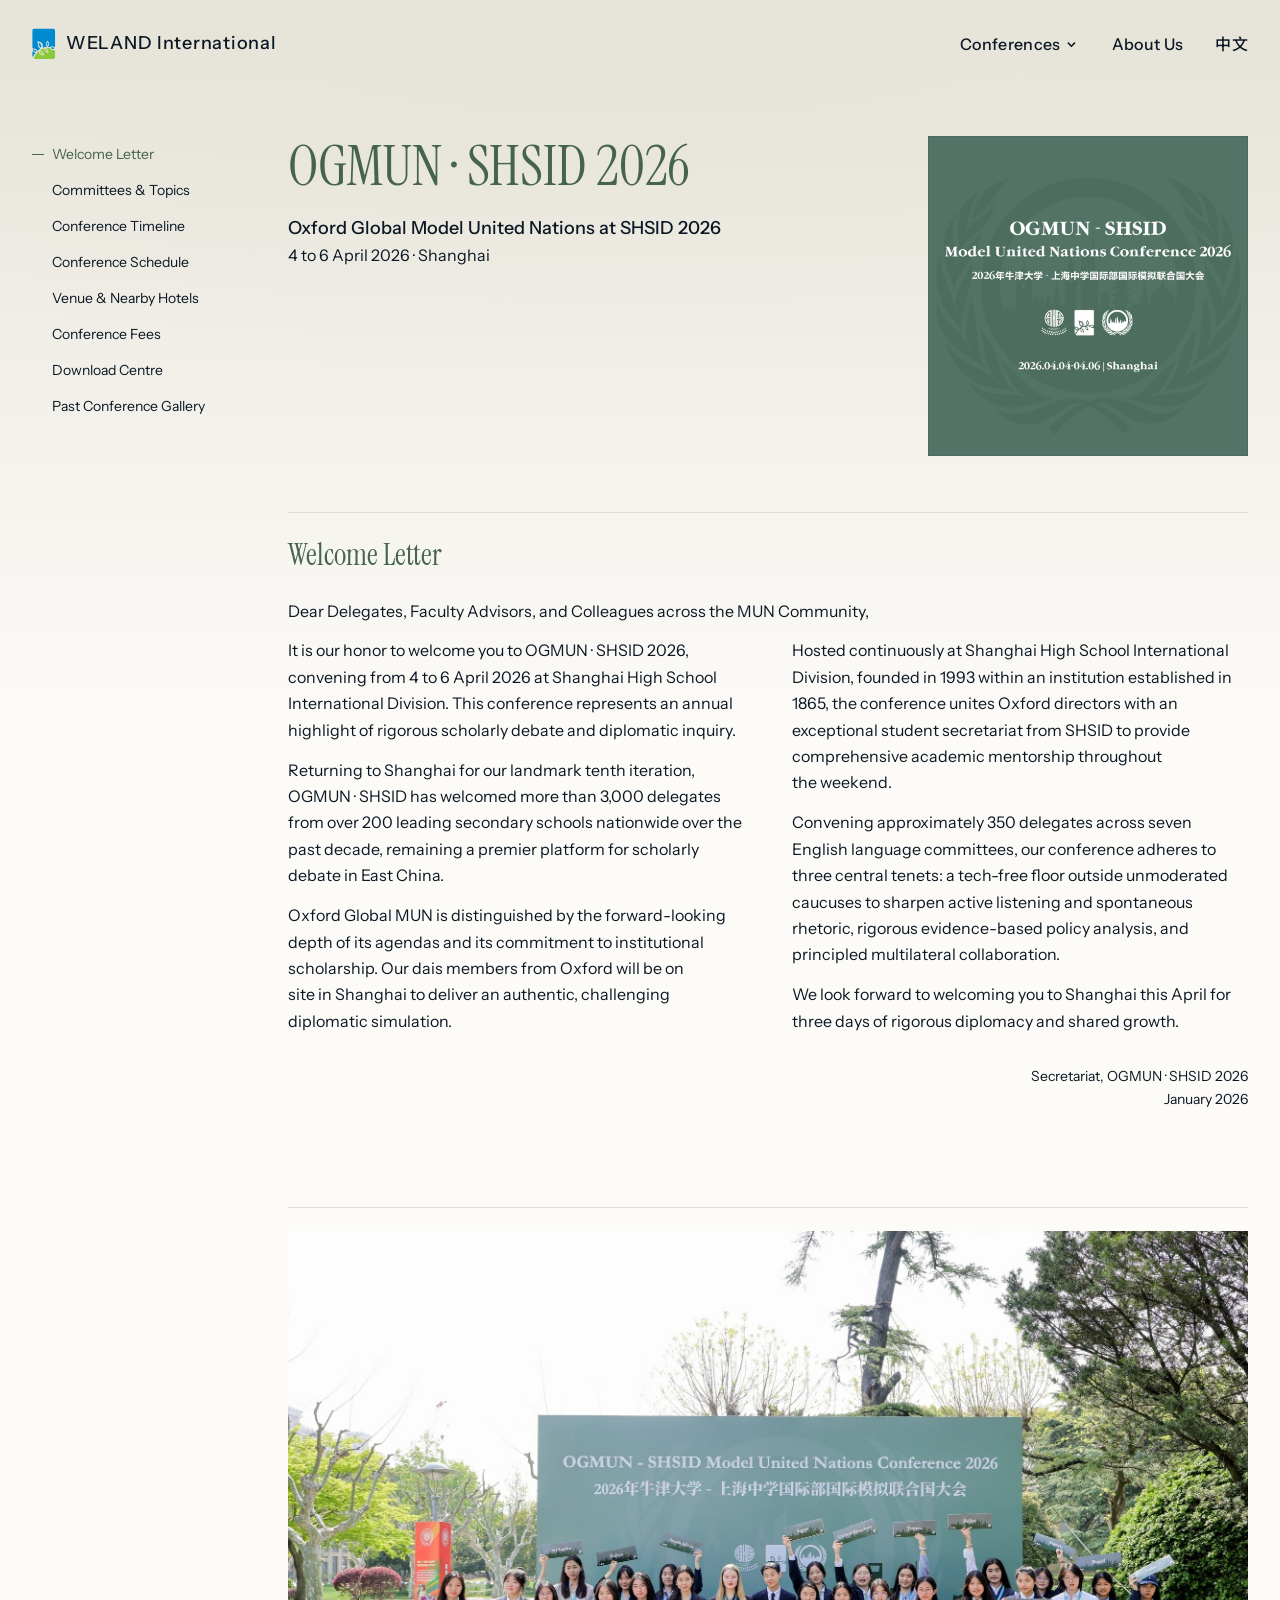
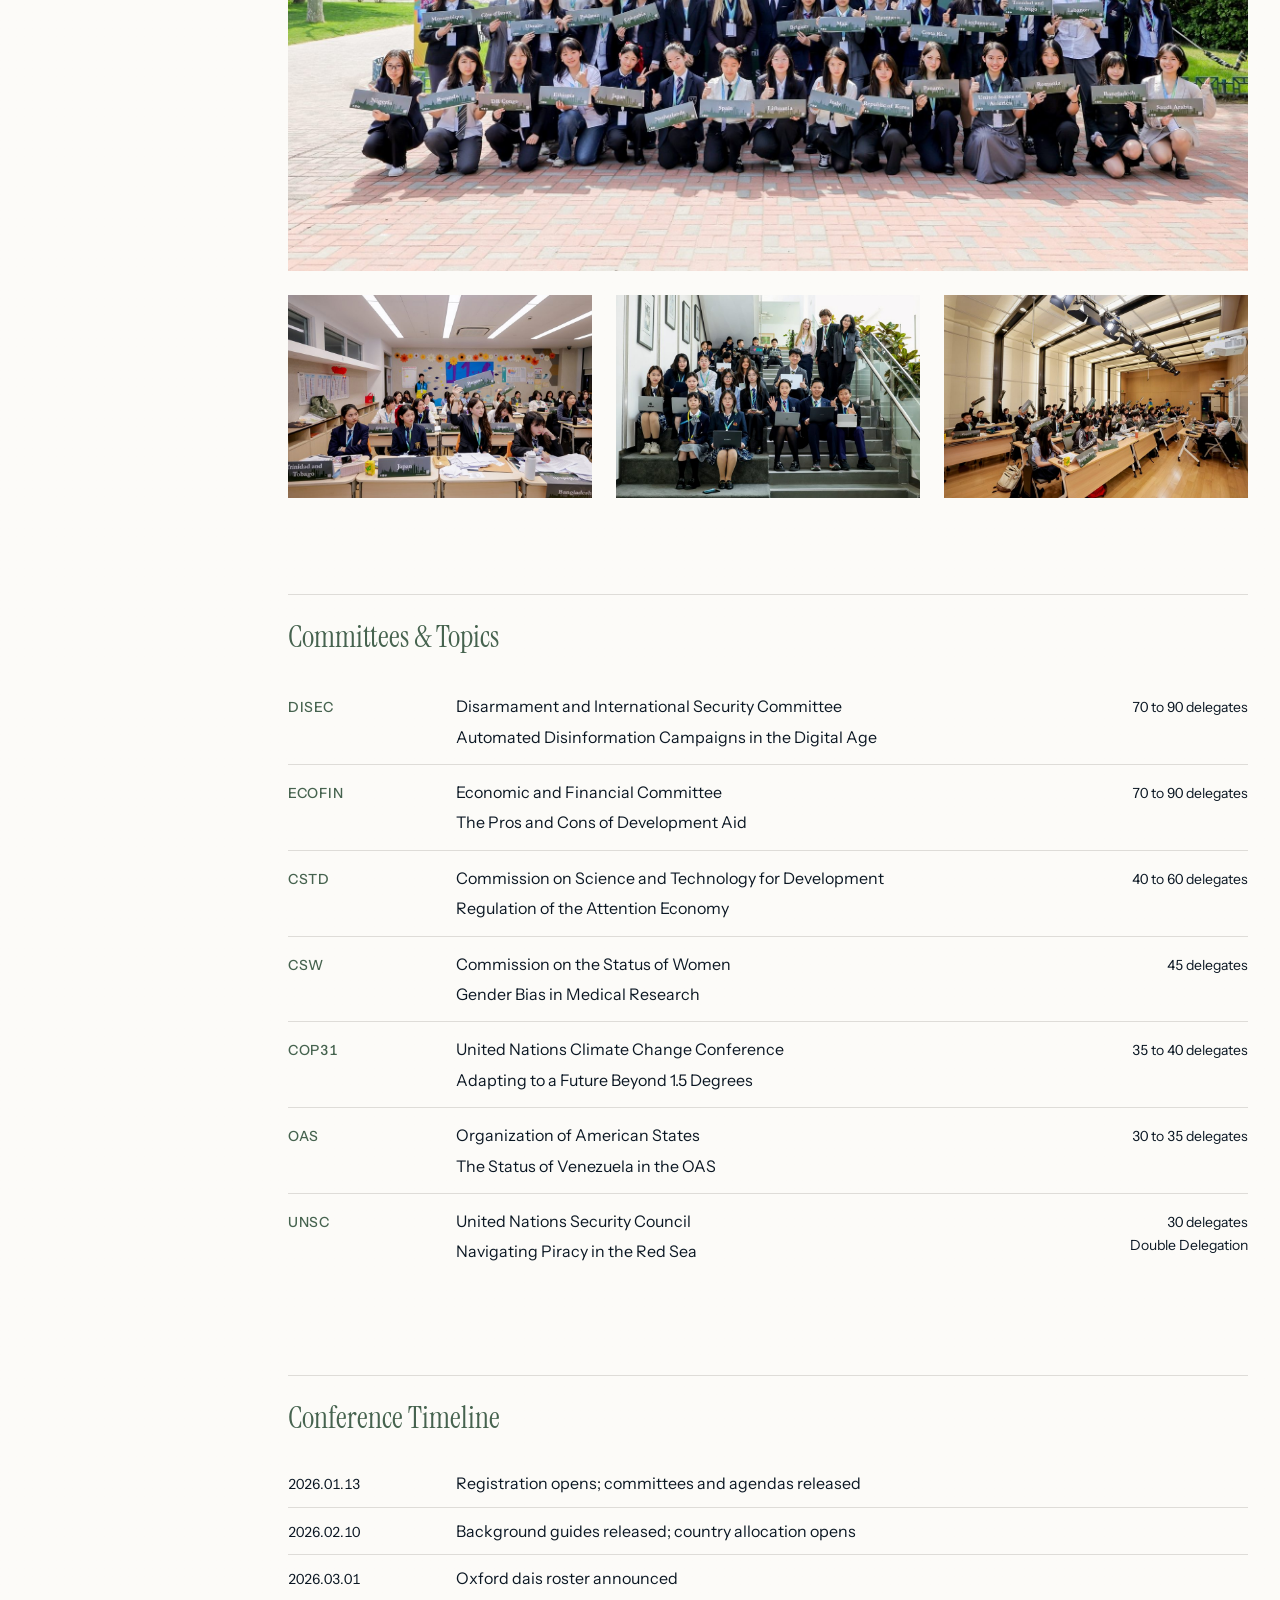
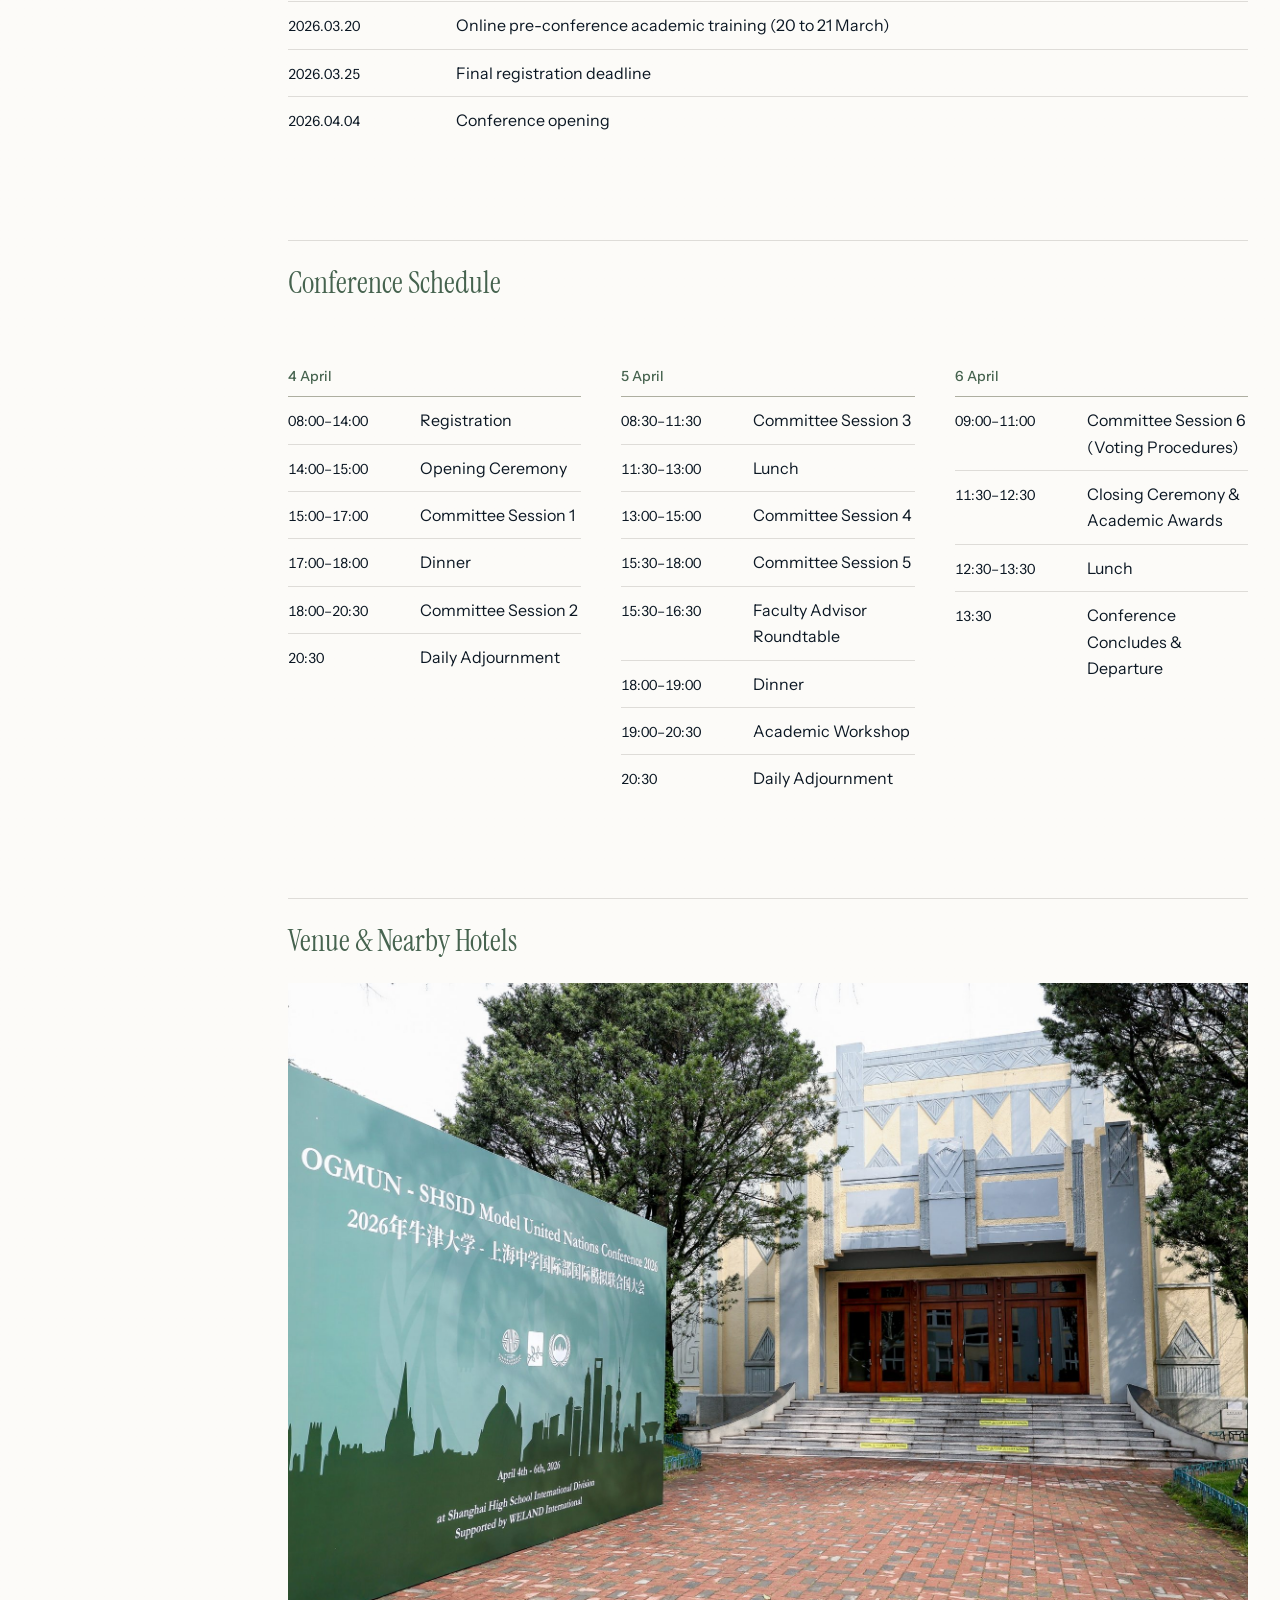
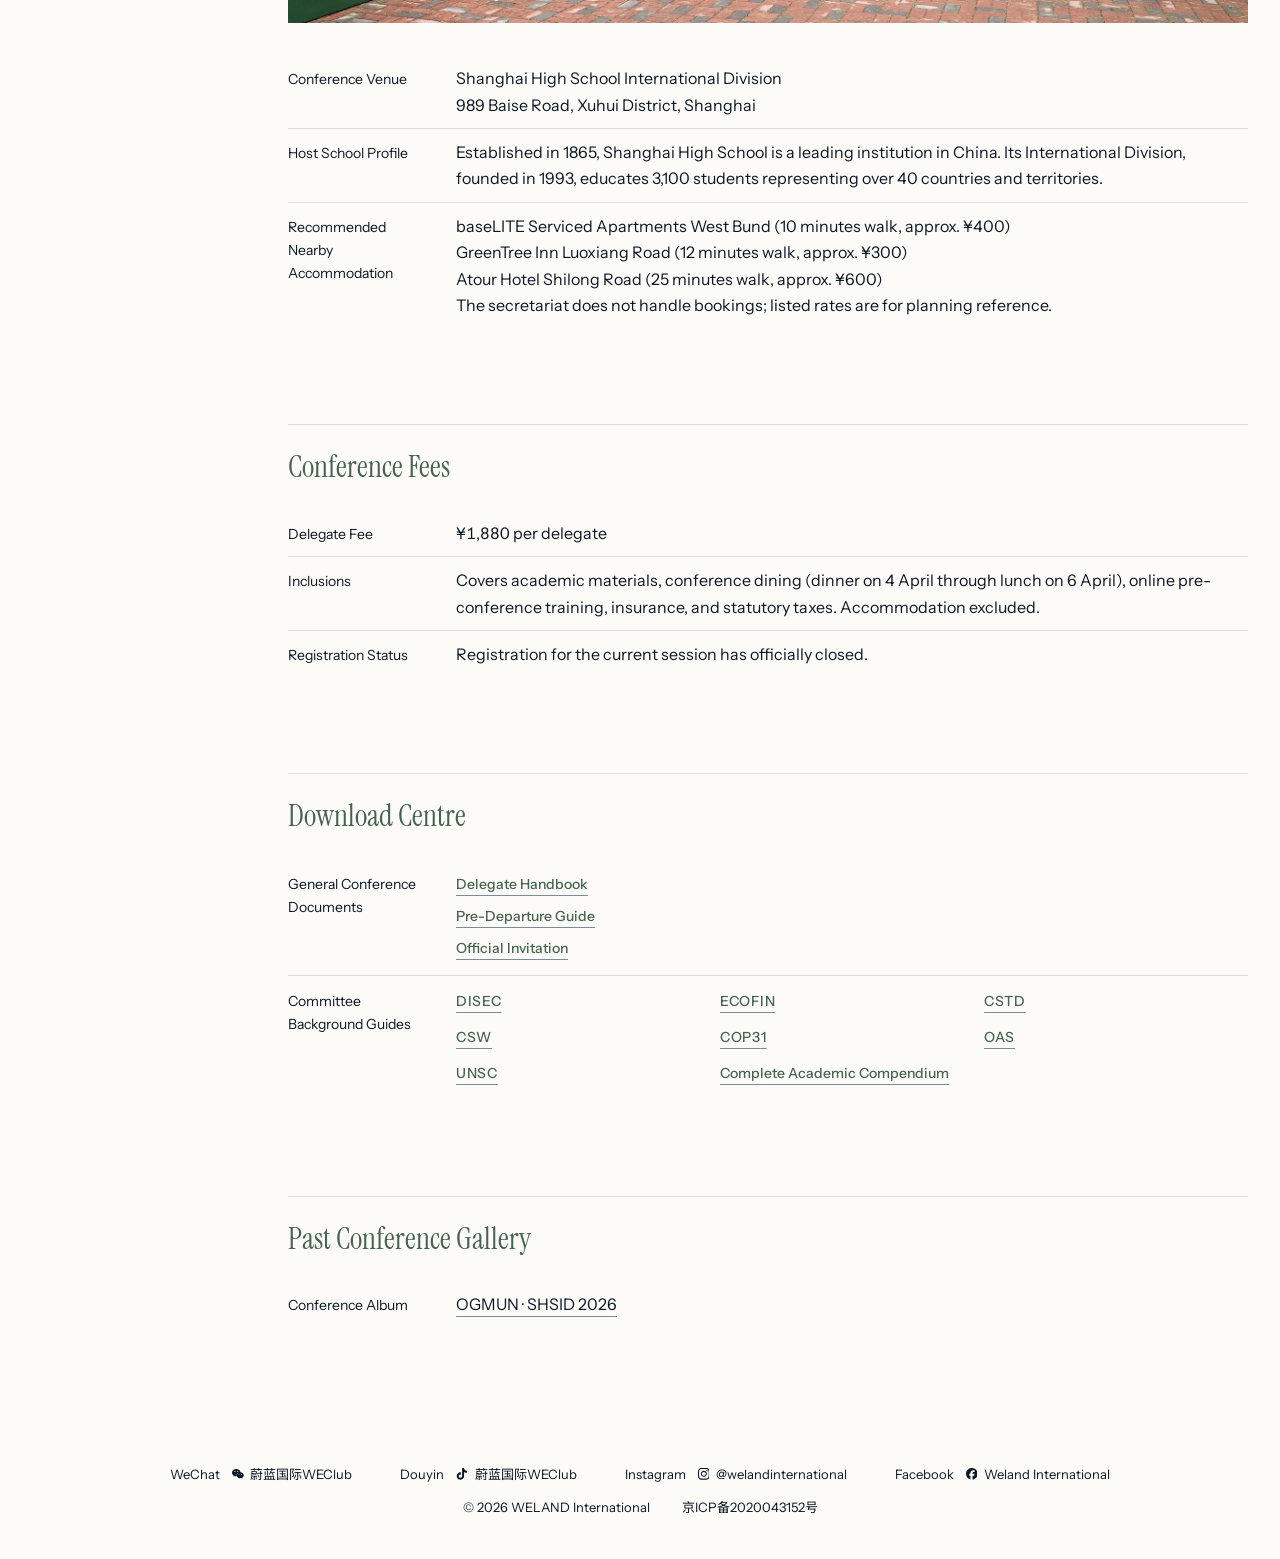
<file: en/conferences/ogmun-shsid-2026.html>
<!doctype html>
<html lang="en">
<head>
<meta charset="utf-8">
<meta name="viewport" content="width=device-width, initial-scale=1, viewport-fit=cover">
<meta name="theme-color" content="#f5f2ea">
<title>OGMUN · SHSID 2026 | WELAND International</title>
<meta name="description" content="Oxford Global Model United Nations at SHSID 2026 Official Academic Portal">
<link rel="icon" type="image/png" sizes="32x32" href="../../assets/img/weland-icon-32.png?v=4">
<link rel="icon" type="image/png" sizes="16x16" href="../../assets/img/weland-icon-16.png?v=4">
<link rel="icon" type="image/png" sizes="192x192" href="../../assets/img/weland-icon-192.png?v=4">
<link rel="apple-touch-icon" href="../../assets/img/apple-touch-icon.png?v=4">
<link rel="stylesheet" href="../../assets/css/fonts.css?v=29">
<link rel="stylesheet" href="../../assets/css/site.css?v=29">
</head>
<body class="conf" style="--accent:#46634f">
<a class="skip" href="#main">Skip to content</a>
<header class="top"><a class="home" href="../index.html"><img src="../../assets/img/weland-mark.png" alt="" width="24" height="32">WELAND International</a><nav class="site" aria-label="Site"><details class="menu"><summary class="current" aria-expanded="false">Conferences<svg viewBox="0 0 10 6" aria-hidden="true"><path d="M1 1l4 4 4-4" fill="none" stroke="currentColor" stroke-width="1.5" vector-effect="non-scaling-stroke"/></svg></summary><ul><li style="--accent:#46634f"><a href="../conferences/ogmun-shsid-2026.html" aria-current="page"><span class="sw" style="background:#46634f" aria-hidden="true"></span><span class="m-name" lang="en">OGMUN · SHSID</span></a></li><li style="--accent:#8f2f1f"><a href="../conferences/ymun-china-2026.html"><span class="sw" style="background:#8f2f1f" aria-hidden="true"></span><span class="m-name" lang="en">YMUN China</span></a></li><li style="--accent:#1f7a6b"><a href="../conferences/wemun-expo-2026.html"><span class="sw" style="background:#1f7a6b" aria-hidden="true"></span><span class="m-name" lang="en">WEMUN EXPO</span></a></li><li style="--accent:#e7a33f;--accent-ink:#b57a1a"><a href="../conferences/munuc-sfls.html"><span class="sw" style="background:#e7a33f" aria-hidden="true"></span><span class="m-name" lang="en">MUNUC · SFLS</span></a></li></ul></details><a href="../about.html">About Us</a><a href="../../conferences/ogmun-shsid-2026.html" hreflang="zh-CN" lang="zh-CN">中文</a></nav></header>
<main id="main">
<div class="doc"><nav class="toc" aria-label="On this page"><div class="row"><a href="#letter">Welcome Letter</a><a href="#committees">Committees & Topics</a><a href="#timeline">Conference Timeline</a><a href="#itinerary">Conference Schedule</a><a href="#venue">Venue & Nearby Hotels</a><a href="#register">Conference Fees</a><a href="#downloads">Download Centre</a><a href="#gallery">Past Conference Gallery</a></div></nav><div class="col"><div class="head"><div><h1 lang="en">OGMUN · SHSID 2026</h1><p>Oxford Global Model United Nations at SHSID 2026</p><p class="when">4 to 6 April 2026 · Shanghai</p></div><figure class="side"><img src="../../assets/img/poster-ogmun-2026.jpg" alt="OGMUN · SHSID 2026 poster"></figure></div><section class="sec" id="letter"><h2>Welcome Letter</h2><div class="letter" lang="en"><p class="salute">Dear Delegates, Faculty Advisors, and Colleagues across the MUN Community,</p><p>It is our honor to welcome you to OGMUN · SHSID 2026, convening from 4 to 6 April 2026 at Shanghai High School International Division. This conference represents an annual highlight of rigorous scholarly debate and diplomatic inquiry.</p><p>Returning to Shanghai for our landmark tenth iteration, OGMUN · SHSID has welcomed more than 3,000 delegates from over 200 leading secondary schools nationwide over the past decade, remaining a premier platform for scholarly debate in East China.</p><p>Oxford Global MUN is distinguished by the forward-looking depth of its agendas and its commitment to institutional scholarship. Our dais members from Oxford will be on site in Shanghai to deliver an authentic, challenging diplomatic simulation.</p><p>Hosted continuously at Shanghai High School International Division, founded in 1993 within an institution established in 1865, the conference unites Oxford directors with an exceptional student secretariat from SHSID to provide comprehensive academic mentorship throughout the weekend.</p><p>Convening approximately 350 delegates across seven English language committees, our conference adheres to three central tenets: a tech-free floor outside unmoderated caucuses to sharpen active listening and spontaneous rhetoric, rigorous evidence-based policy analysis, and principled multilateral collaboration.</p><p>We look forward to welcoming you to Shanghai this April for three days of rigorous diplomacy and shared growth.</p><p class="sign"><span>Secretariat, OGMUN · SHSID 2026</span><span>January 2026</span></p></div></section><section class="sec spread"><img class="wide" src="../../assets/img/og-group.jpg" alt="All delegates on the campus" loading="lazy"><div class="three"><img src="../../assets/img/og-class-s.jpg" alt="A committee in a classroom" loading="lazy"><img src="../../assets/img/og-stairs-s.jpg" alt="The dais on a staircase" loading="lazy"><img src="../../assets/img/og-hall-s.jpg" alt="A committee in a lecture theatre" loading="lazy"></div></section><section class="sec" id="committees"><h2>Committees & Topics</h2><dl class="rows committees"><div><dt><span class="caps" lang="en">DISEC</span></dt><dd><p>Disarmament and International Security Committee</p><ul class="topics"><li lang="en">Automated Disinformation Campaigns in the Digital Age</li></ul></dd><dd class="note"><span>70 to 90 delegates</span></dd></div><div><dt><span class="caps" lang="en">ECOFIN</span></dt><dd><p>Economic and Financial Committee</p><ul class="topics"><li lang="en">The Pros and Cons of Development Aid</li></ul></dd><dd class="note"><span>70 to 90 delegates</span></dd></div><div><dt><span class="caps" lang="en">CSTD</span></dt><dd><p>Commission on Science and Technology for Development</p><ul class="topics"><li lang="en">Regulation of the Attention Economy</li></ul></dd><dd class="note"><span>40 to 60 delegates</span></dd></div><div><dt><span class="caps" lang="en">CSW</span></dt><dd><p>Commission on the Status of Women</p><ul class="topics"><li lang="en">Gender Bias in Medical Research</li></ul></dd><dd class="note"><span>45 delegates</span></dd></div><div><dt><span class="caps" lang="en">COP31</span></dt><dd><p>United Nations Climate Change Conference</p><ul class="topics"><li lang="en">Adapting to a Future Beyond 1.5 Degrees</li></ul></dd><dd class="note"><span>35 to 40 delegates</span></dd></div><div><dt><span class="caps" lang="en">OAS</span></dt><dd><p>Organization of American States</p><ul class="topics"><li lang="en">The Status of Venezuela in the OAS</li></ul></dd><dd class="note"><span>30 to 35 delegates</span></dd></div><div><dt><span class="caps" lang="en">UNSC</span></dt><dd><p>United Nations Security Council</p><ul class="topics"><li lang="en">Navigating Piracy in the Red Sea</li></ul></dd><dd class="note"><span>30 delegates</span><span>Double Delegation</span></dd></div></dl></section><section class="sec" id="timeline"><h2>Conference Timeline</h2><dl class="rows"><div><dt>2026.01.13</dt><dd>Registration opens; committees and agendas released</dd></div><div><dt>2026.02.10</dt><dd>Background guides released; country allocation opens</dd></div><div><dt>2026.03.01</dt><dd>Oxford dais roster announced</dd></div><div><dt>2026.03.20</dt><dd>Online pre-conference academic training (20 to 21 March)</dd></div><div><dt>2026.03.25</dt><dd>Final registration deadline</dd></div><div><dt>2026.04.04</dt><dd>Conference opening</dd></div></dl></section><section class="sec" id="itinerary"><h2>Conference Schedule</h2><div class="days"><div><h3 class="sub">4 April</h3><dl class="rows"><div><dt><time>08:00–14:00</time></dt><dd>Registration</dd></div><div><dt><time>14:00–15:00</time></dt><dd>Opening Ceremony</dd></div><div><dt><time>15:00–17:00</time></dt><dd>Committee Session 1</dd></div><div><dt><time>17:00–18:00</time></dt><dd>Dinner</dd></div><div><dt><time>18:00–20:30</time></dt><dd>Committee Session 2</dd></div><div><dt><time>20:30</time></dt><dd>Daily Adjournment</dd></div></dl></div><div><h3 class="sub">5 April</h3><dl class="rows"><div><dt><time>08:30–11:30</time></dt><dd>Committee Session 3</dd></div><div><dt><time>11:30–13:00</time></dt><dd>Lunch</dd></div><div><dt><time>13:00–15:00</time></dt><dd>Committee Session 4</dd></div><div><dt><time>15:30–18:00</time></dt><dd>Committee Session 5</dd></div><div><dt><time>15:30–16:30</time></dt><dd>Faculty Advisor Roundtable</dd></div><div><dt><time>18:00–19:00</time></dt><dd>Dinner</dd></div><div><dt><time>19:00–20:30</time></dt><dd>Academic Workshop</dd></div><div><dt><time>20:30</time></dt><dd>Daily Adjournment</dd></div></dl></div><div><h3 class="sub">6 April</h3><dl class="rows"><div><dt><time>09:00–11:00</time></dt><dd>Committee Session 6 (Voting Procedures)</dd></div><div><dt><time>11:30–12:30</time></dt><dd>Closing Ceremony &amp; Academic Awards</dd></div><div><dt><time>12:30–13:30</time></dt><dd>Lunch</dd></div><div><dt><time>13:30</time></dt><dd>Conference Concludes &amp; Departure</dd></div></dl></div></div></section><section class="sec" id="venue"><h2>Venue & Nearby Hotels</h2><img class="wide" src="../../assets/img/og-gate.jpg" alt="The conference backdrop in front of the school gate" loading="lazy"><dl class="rows"><div><dt>Conference Venue</dt><dd>Shanghai High School International Division<br>989 Baise Road, Xuhui District, Shanghai</dd></div><div><dt>Host School Profile</dt><dd>Established in 1865, Shanghai High School is a leading institution in China. Its International Division, founded in 1993, educates 3,100 students representing over 40 countries and territories.</dd></div><div><dt>Recommended Nearby Accommodation</dt><dd>baseLITE Serviced Apartments West Bund (10 minutes walk, approx. ¥400)<br>GreenTree Inn Luoxiang Road (12 minutes walk, approx. ¥300)<br>Atour Hotel Shilong Road (25 minutes walk, approx. ¥600)<br>The secretariat does not handle bookings; listed rates are for planning reference.</dd></div></dl></section><section class="sec" id="register"><h2>Conference Fees</h2><dl class="rows"><div><dt>Delegate Fee</dt><dd><span class="num">¥1,880</span> per delegate</dd></div><div><dt>Inclusions</dt><dd>Covers academic materials, conference dining (dinner on 4 April through lunch on 6 April), online pre-conference training, insurance, and statutory taxes. Accommodation excluded.</dd></div><div><dt>Registration Status</dt><dd>Registration for the current session has officially closed.</dd></div></dl></section><section class="sec" id="downloads"><h2>Download Centre</h2><dl class="rows"><div><dt>General Conference Documents</dt><dd><div class="links"><a class="dl" href="https://welandedu.com.cn/wp-content/uploads/2026/03/OGMUN-SHSID-2026_Conference-Handbook.pdf" download>Delegate Handbook</a><a class="dl" href="https://welandedu.com.cn/wp-content/uploads/2026/03/OGMUN-SHSID-Conference-2026_Ready-to-go-Guide.pdf" download>Pre-Departure Guide</a><a class="dl" href="https://welandedu.com.cn/wp-content/uploads/2026/02/OGMUN-SHSID-2026_Conference-Invitation.pdf" download>Official Invitation</a></div></dd></div><div><dt>Committee Background Guides</dt><dd><div class="links grid"><a class="dl" lang="en" href="https://welandedu.com.cn/wp-content/uploads/2026/02/OGMUN-SHSID-2026_BG_DISEC.pdf" download>DISEC</a><a class="dl" lang="en" href="https://welandedu.com.cn/wp-content/uploads/2026/02/OGMUN-SHSID-2026_BG_ECOFIN.pdf" download>ECOFIN</a><a class="dl" lang="en" href="https://welandedu.com.cn/wp-content/uploads/2026/02/OGMUN-SHSID-2026_BG_CSTD.pdf" download>CSTD</a><a class="dl" lang="en" href="https://welandedu.com.cn/wp-content/uploads/2026/02/OGMUN-SHSID-2026_BG_CSW.pdf" download>CSW</a><a class="dl" lang="en" href="https://welandedu.com.cn/wp-content/uploads/2026/02/OGMUN-SHSID-2026_BG_COP31.pdf" download>COP31</a><a class="dl" lang="en" href="https://welandedu.com.cn/wp-content/uploads/2026/02/OGMUN-SHSID-2026_BG_OAS.pdf" download>OAS</a><a class="dl" lang="en" href="https://welandedu.com.cn/wp-content/uploads/2026/02/OGMUN-SHSID-2026_BG_UNSC.pdf" download>UNSC</a><a class="dl" href="https://welandedu.com.cn/wp-content/uploads/2026/02/OGMUN-SHSID-2026_Academic-Materials-1.zip" download>Complete Academic Compendium</a></div></dd></div></dl></section><section class="sec" id="gallery"><h2>Past Conference Gallery</h2><dl class="rows"><div><dt>Conference Album</dt><dd><a href="https://alltuu.cc/r/3Eb6Nj/" target="_blank" rel="noopener" lang="en">OGMUN · SHSID 2026</a></dd></div></dl></section></div></div>
</main>
<footer class="foot"><dl class="accounts"><div><dt>WeChat</dt><dd><span class="acct"><svg viewBox="0 0 24 24" aria-hidden="true"><path d="M8.691 2.188C3.891 2.188 0 5.476 0 9.53c0 2.212 1.17 4.203 3.002 5.55a.59.59 0 0 1 .213.665l-.39 1.48c-.019.07-.048.141-.048.213 0 .163.13.295.29.295a.326.326 0 0 0 .167-.054l1.903-1.114a.864.864 0 0 1 .717-.098 10.16 10.16 0 0 0 2.837.403c.276 0 .543-.027.811-.05-.857-2.578.157-4.972 1.932-6.446 1.703-1.415 3.882-1.98 5.853-1.838-.576-3.583-4.196-6.348-8.596-6.348zM5.785 5.991c.642 0 1.162.529 1.162 1.18a1.17 1.17 0 0 1-1.162 1.178A1.17 1.17 0 0 1 4.623 7.17c0-.651.52-1.18 1.162-1.18zm5.813 0c.642 0 1.162.529 1.162 1.18a1.17 1.17 0 0 1-1.162 1.178 1.17 1.17 0 0 1-1.162-1.178c0-.651.52-1.18 1.162-1.18zm5.34 2.867c-1.797-.052-3.746.512-5.28 1.786-1.72 1.428-2.687 3.72-1.78 6.22.942 2.453 3.666 4.229 6.884 4.229.826 0 1.622-.12 2.361-.336a.722.722 0 0 1 .598.082l1.584.926a.272.272 0 0 0 .14.047c.134 0 .24-.111.24-.247 0-.06-.023-.12-.038-.177l-.327-1.233a.582.582 0 0 1-.023-.156.49.49 0 0 1 .201-.398C23.024 18.48 24 16.82 24 14.98c0-3.21-2.931-5.837-6.656-6.088V8.89c-.135-.01-.27-.027-.407-.03zm-2.53 3.274c.535 0 .969.44.969.982a.976.976 0 0 1-.969.983.976.976 0 0 1-.969-.983c0-.542.434-.982.97-.982zm4.844 0c.535 0 .969.44.969.982a.976.976 0 0 1-.969.983.976.976 0 0 1-.969-.983c0-.542.434-.982.969-.982z"/></svg>蔚蓝国际WEClub</span></dd></div><div><dt>Douyin</dt><dd><span class="acct"><svg viewBox="0 0 24 24" aria-hidden="true"><path d="M12.525.02c1.31-.02 2.61-.01 3.91-.02.08 1.53.63 3.09 1.75 4.17 1.12 1.11 2.7 1.62 4.24 1.79v4.03c-1.44-.05-2.89-.35-4.2-.97-.57-.26-1.1-.59-1.62-.93-.01 2.92.01 5.84-.02 8.75-.08 1.4-.54 2.79-1.35 3.94-1.31 1.92-3.58 3.17-5.91 3.21-1.43.08-2.86-.31-4.08-1.03-2.02-1.19-3.44-3.37-3.65-5.71-.02-.5-.03-1-.01-1.49.18-1.9 1.12-3.72 2.58-4.96 1.66-1.44 3.98-2.13 6.15-1.72.02 1.48-.04 2.96-.04 4.44-.99-.32-2.15-.23-3.02.37-.63.41-1.11 1.04-1.36 1.75-.21.51-.15 1.07-.14 1.61.24 1.64 1.82 3.02 3.5 2.87 1.12-.01 2.19-.66 2.77-1.61.19-.33.4-.67.41-1.06.1-1.79.06-3.57.07-5.36.01-4.03-.01-8.05.02-12.07z"/></svg>蔚蓝国际WEClub</span></dd></div><div><dt>Instagram</dt><dd><a class="acct" href="https://www.instagram.com/welandinternational/" lang="en" rel="noopener"><svg viewBox="0 0 24 24" aria-hidden="true"><path d="M7.0301.084c-1.2768.0602-2.1487.264-2.911.5634-.7888.3075-1.4575.72-2.1228 1.3877-.6652.6677-1.075 1.3368-1.3802 2.127-.2954.7638-.4956 1.6365-.552 2.914-.0564 1.2775-.0689 1.6882-.0626 4.947.0062 3.2586.0206 3.6671.0825 4.9473.061 1.2765.264 2.1482.5635 2.9107.308.7889.72 1.4573 1.388 2.1228.6679.6655 1.3365 1.0743 2.1285 1.38.7632.295 1.6361.4961 2.9134.552 1.2773.056 1.6884.069 4.9462.0627 3.2578-.0062 3.668-.0207 4.9478-.0814 1.28-.0607 2.147-.2652 2.9098-.5633.7889-.3086 1.4578-.72 2.1228-1.3881.665-.6682 1.0745-1.3378 1.3795-2.1284.2957-.7632.4966-1.636.552-2.9124.056-1.2809.0692-1.6898.063-4.948-.0063-3.2583-.021-3.6668-.0817-4.9465-.0607-1.2797-.264-2.1487-.5633-2.9117-.3084-.7889-.72-1.4568-1.3876-2.1228C21.2982 1.33 20.628.9208 19.8378.6165 19.074.321 18.2017.1197 16.9244.0645 15.6471.0093 15.236-.005 11.977.0014 8.718.0076 8.31.0215 7.0301.0839m.1402 21.6932c-1.17-.0509-1.8053-.2453-2.2287-.408-.5606-.216-.96-.4771-1.3819-.895-.422-.4178-.6811-.8186-.9-1.378-.1644-.4234-.3624-1.058-.4171-2.228-.0595-1.2645-.072-1.6442-.079-4.848-.007-3.2037.0053-3.583.0607-4.848.05-1.169.2456-1.805.408-2.2282.216-.5613.4762-.96.895-1.3816.4188-.4217.8184-.6814 1.3783-.9003.423-.1651 1.0575-.3614 2.227-.4171 1.2655-.06 1.6447-.072 4.848-.079 3.2033-.007 3.5835.005 4.8495.0608 1.169.0508 1.8053.2445 2.228.408.5608.216.96.4754 1.3816.895.4217.4194.6816.8176.9005 1.3787.1653.4217.3617 1.056.4169 2.2263.0602 1.2655.0739 1.645.0796 4.848.0058 3.203-.0055 3.5834-.061 4.848-.051 1.17-.245 1.8055-.408 2.2294-.216.5604-.4763.96-.8954 1.3814-.419.4215-.8181.6811-1.3783.9-.4224.1649-1.0577.3617-2.2262.4174-1.2656.0595-1.6448.072-4.8493.079-3.2045.007-3.5825-.006-4.848-.0608M16.953 5.5864A1.44 1.44 0 1 0 18.39 4.144a1.44 1.44 0 0 0-1.437 1.4424M5.8385 12.012c.0067 3.4032 2.7706 6.1557 6.173 6.1493 3.4026-.0065 6.157-2.7701 6.1506-6.1733-.0065-3.4032-2.771-6.1565-6.174-6.1498-3.403.0067-6.156 2.771-6.1496 6.1738M8 12.0077a4 4 0 1 1 4.008 3.9921A3.9996 3.9996 0 0 1 8 12.0077"/></svg>@welandinternational</a></dd></div><div><dt>Facebook</dt><dd><span class="acct" lang="en"><svg viewBox="0 0 24 24" aria-hidden="true"><path d="M9.101 23.691v-7.98H6.627v-3.667h2.474v-1.58c0-4.085 1.848-5.978 5.858-5.978.401 0 .955.042 1.468.103a8.68 8.68 0 0 1 1.141.195v3.325a8.623 8.623 0 0 0-.653-.036 26.805 26.805 0 0 0-.733-.009c-.707 0-1.259.096-1.675.309a1.686 1.686 0 0 0-.679.622c-.258.42-.374.995-.374 1.752v1.297h3.919l-.386 2.103-.287 1.564h-3.246v8.245C19.396 23.238 24 18.179 24 12.044c0-6.627-5.373-12-12-12s-12 5.373-12 12c0 5.628 3.874 10.35 9.101 11.647Z"/></svg>Weland International</span></dd></div></dl><div class="legal"><span lang="en">© 2026 WELAND International</span><a href="http://beian.miit.gov.cn/" rel="noopener">京ICP备2020043152号</a></div></footer>
<script src="../../assets/js/site.js?v=29"></script>
</body>
</html>
</file>
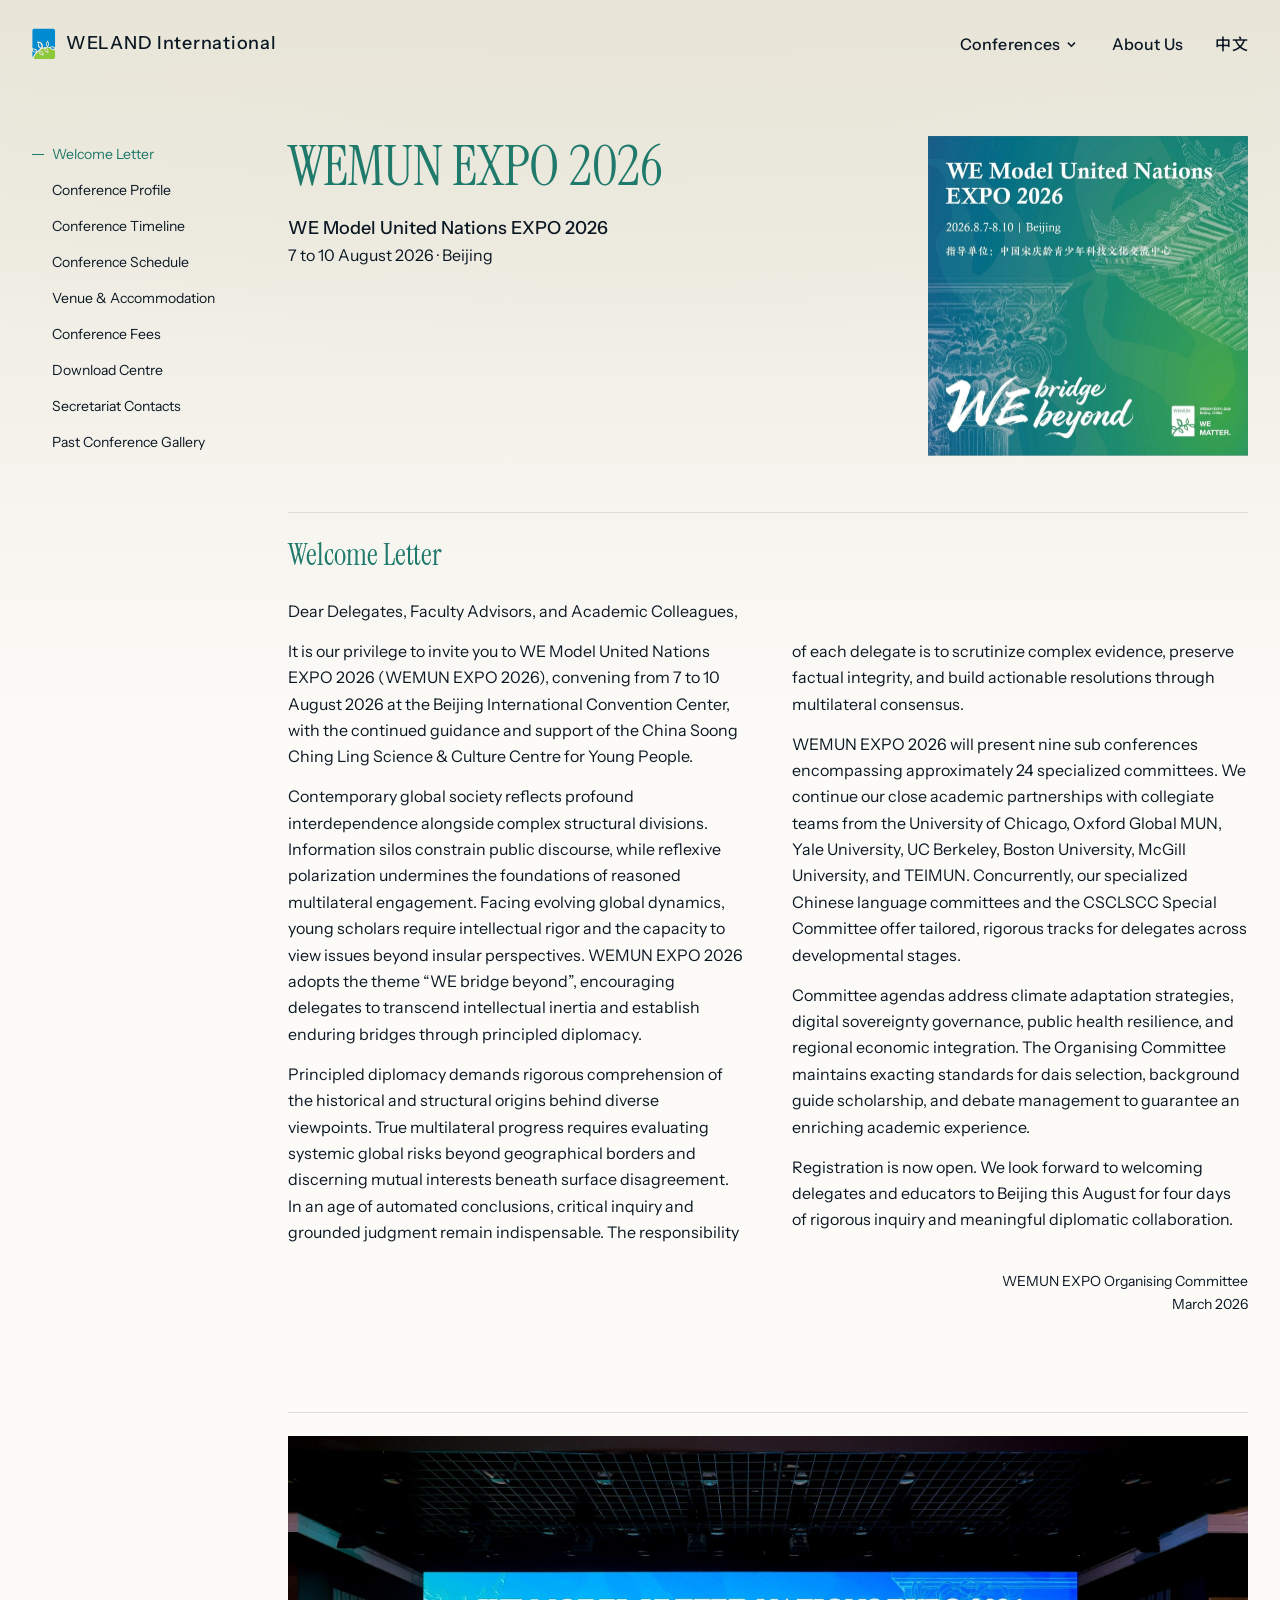
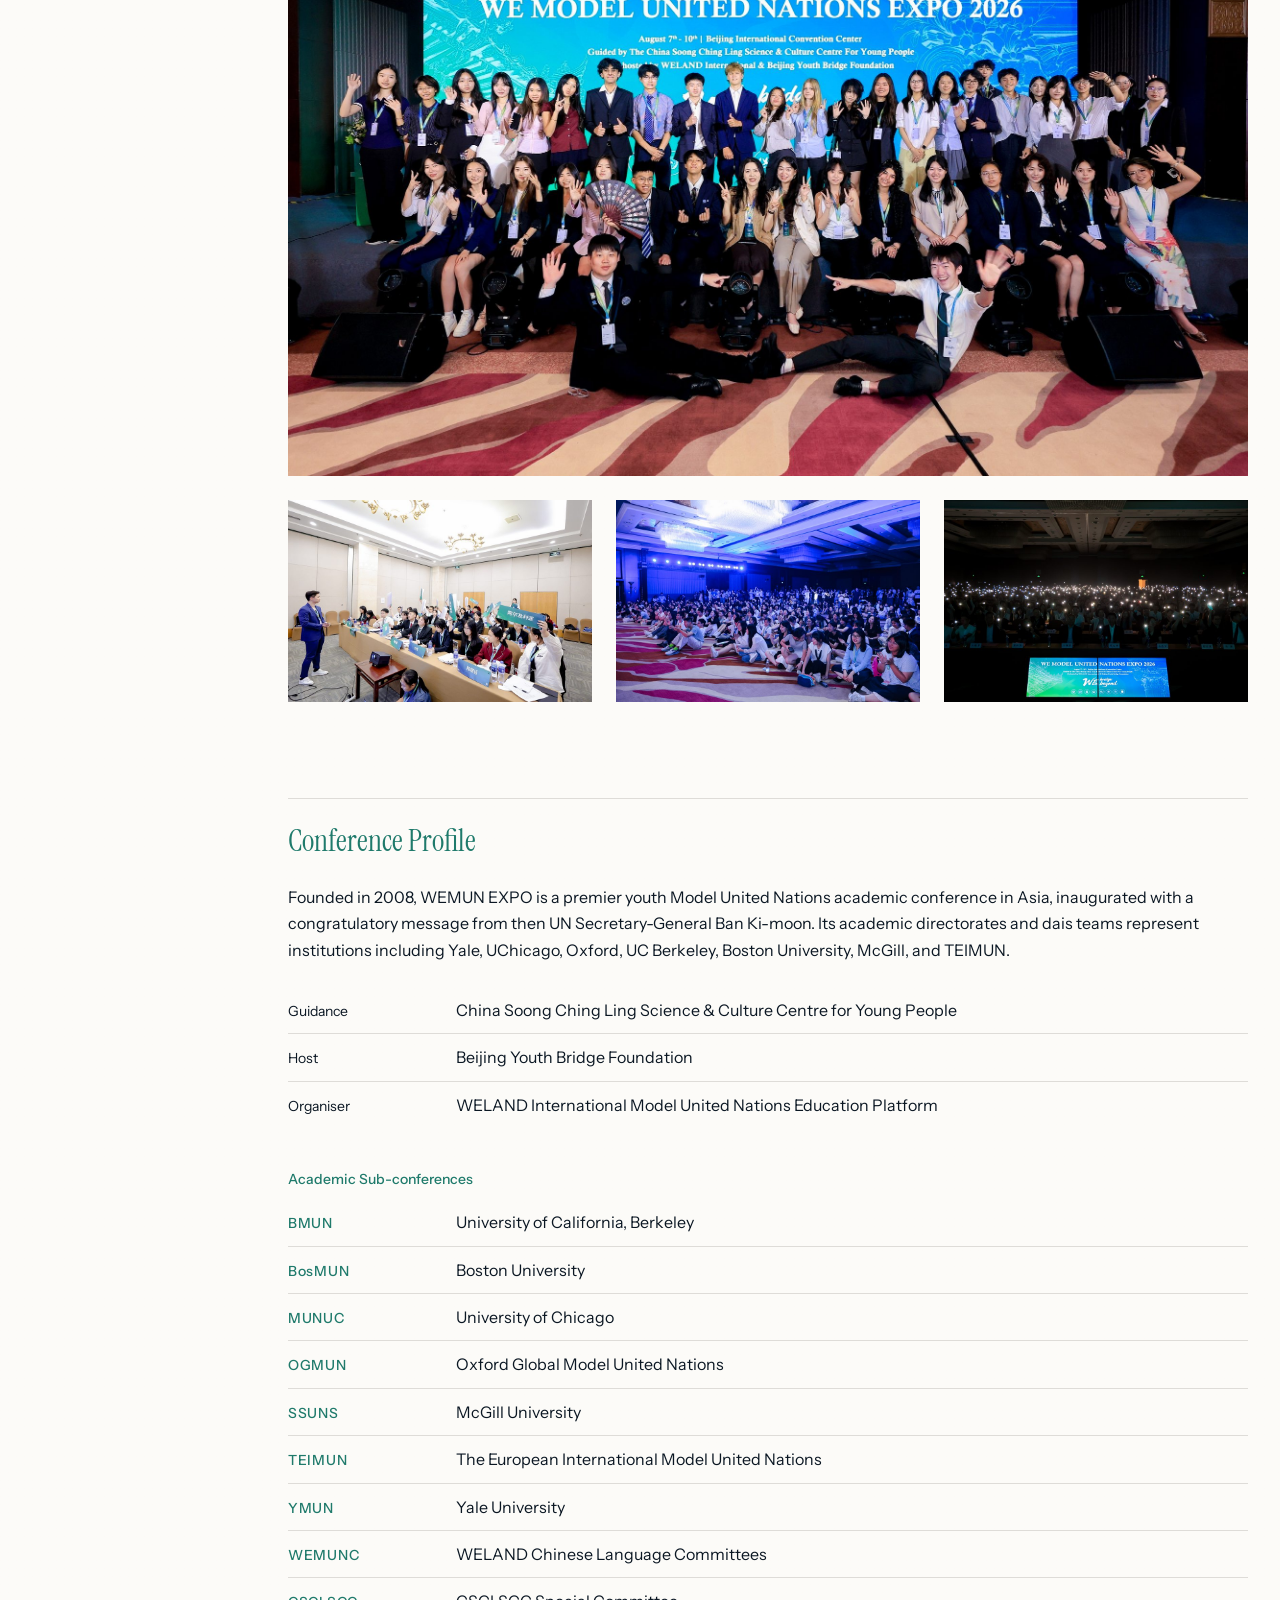
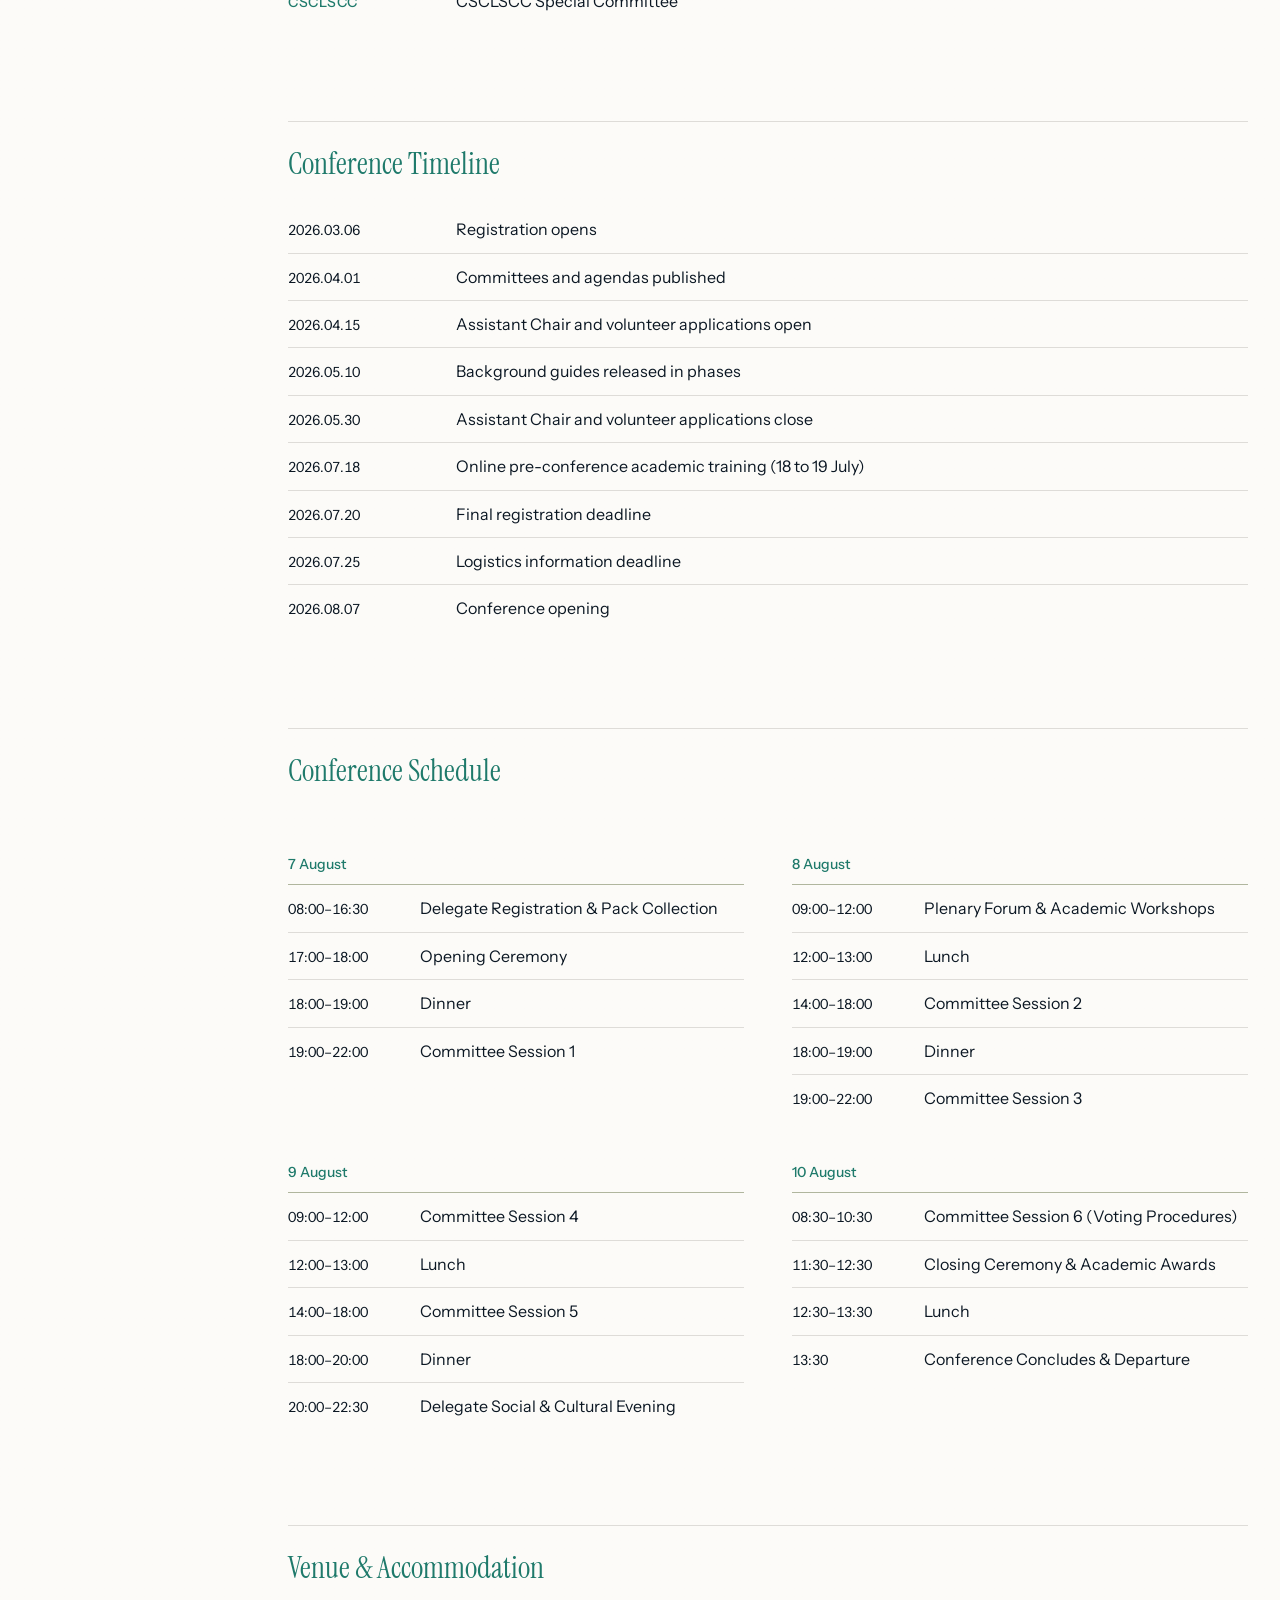
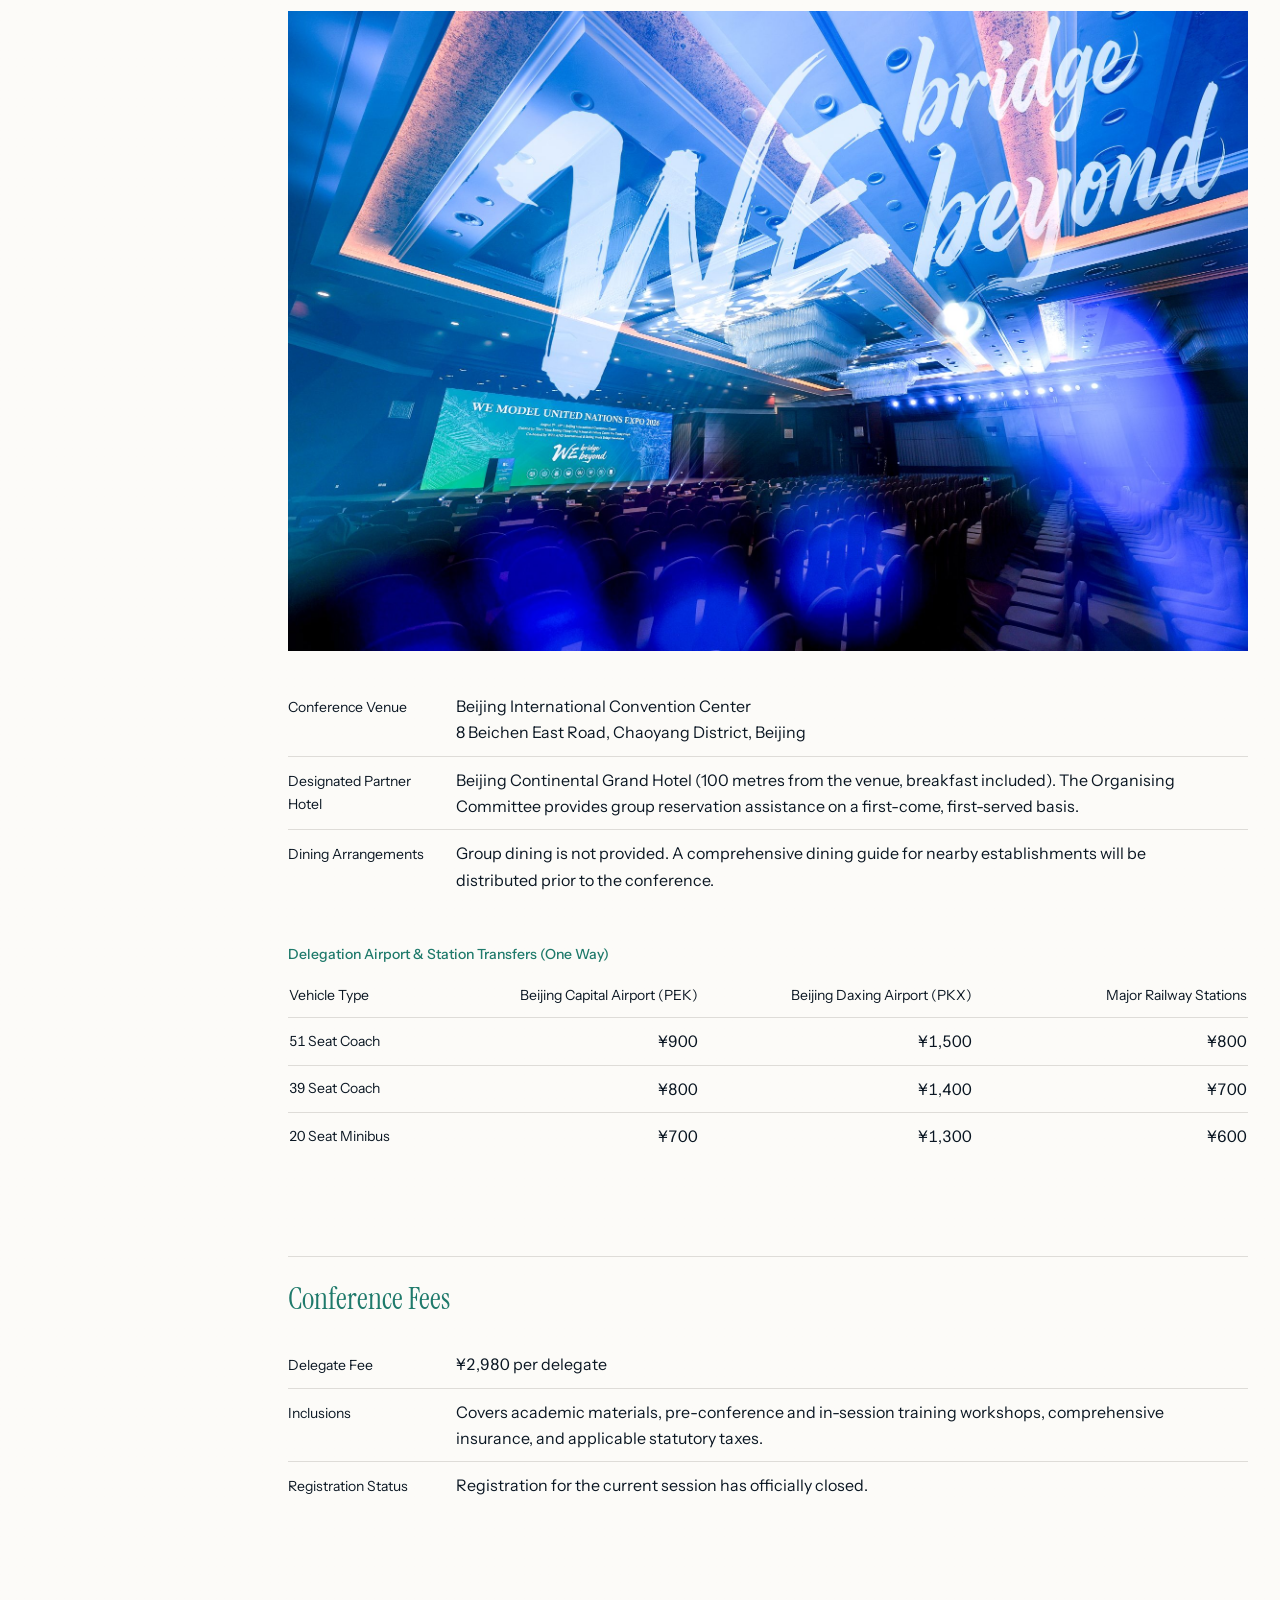
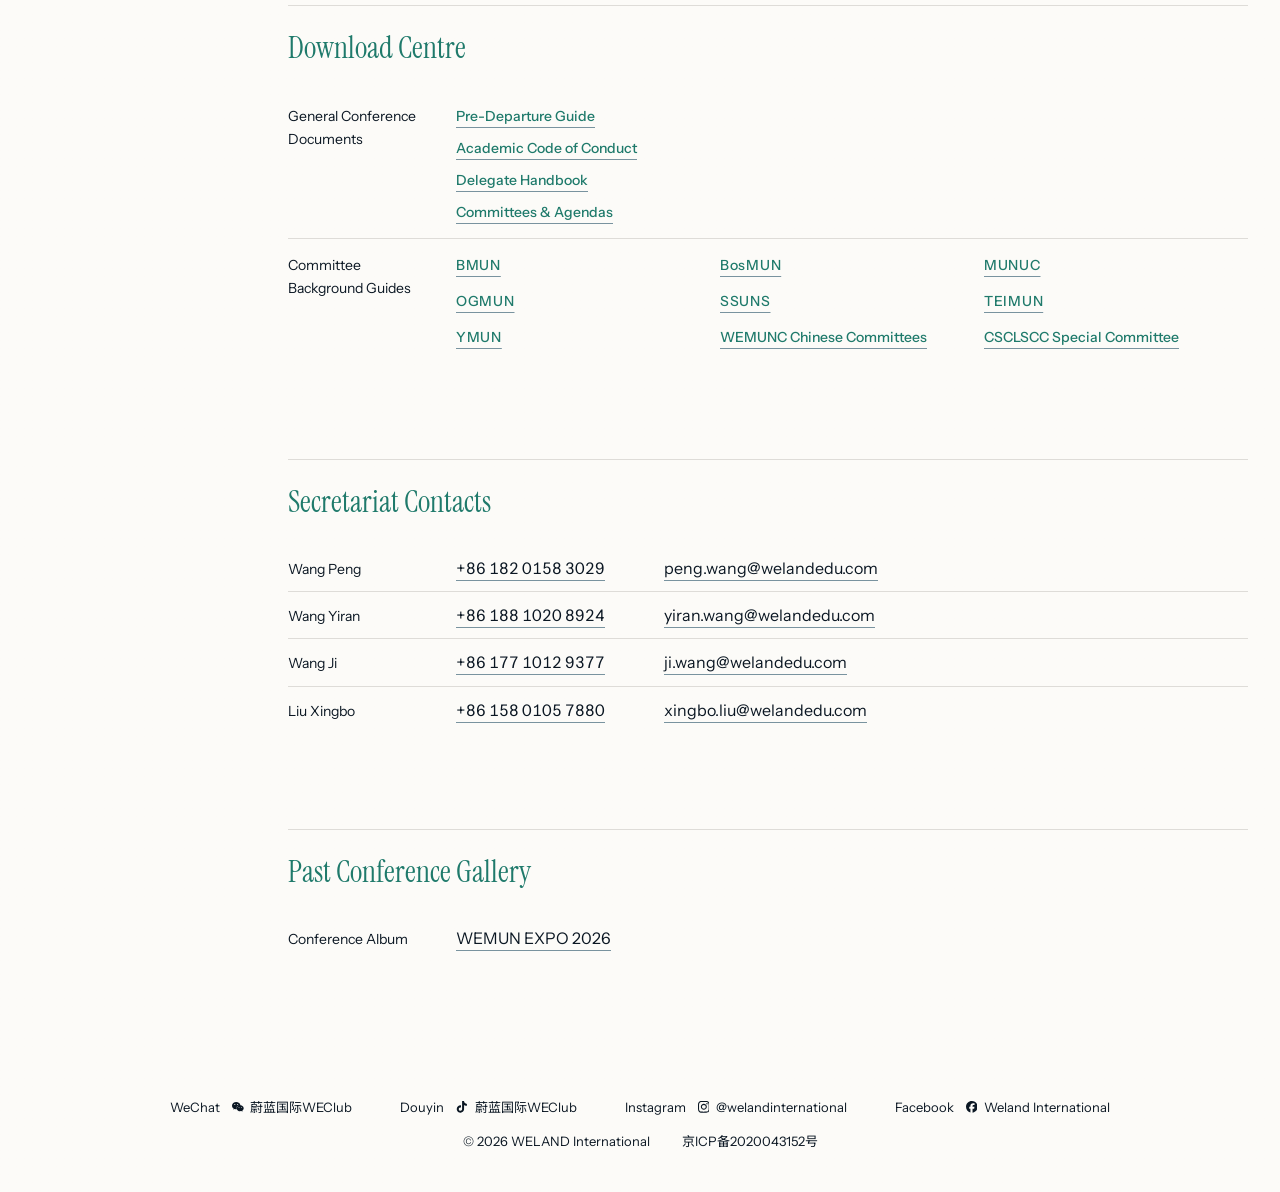
<file: en/conferences/wemun-expo-2026.html>
<!doctype html>
<html lang="en">
<head>
<meta charset="utf-8">
<meta name="viewport" content="width=device-width, initial-scale=1, viewport-fit=cover">
<meta name="theme-color" content="#f5f2ea">
<title>WEMUN EXPO 2026 | WELAND International</title>
<meta name="description" content="WE Model United Nations EXPO 2026 Official Academic Portal">
<link rel="icon" type="image/png" sizes="32x32" href="../../assets/img/weland-icon-32.png?v=4">
<link rel="icon" type="image/png" sizes="16x16" href="../../assets/img/weland-icon-16.png?v=4">
<link rel="icon" type="image/png" sizes="192x192" href="../../assets/img/weland-icon-192.png?v=4">
<link rel="apple-touch-icon" href="../../assets/img/apple-touch-icon.png?v=4">
<link rel="stylesheet" href="../../assets/css/fonts.css?v=29">
<link rel="stylesheet" href="../../assets/css/site.css?v=29">
</head>
<body class="conf" style="--accent:#1f7a6b">
<a class="skip" href="#main">Skip to content</a>
<header class="top"><a class="home" href="../index.html"><img src="../../assets/img/weland-mark.png" alt="" width="24" height="32">WELAND International</a><nav class="site" aria-label="Site"><details class="menu"><summary class="current" aria-expanded="false">Conferences<svg viewBox="0 0 10 6" aria-hidden="true"><path d="M1 1l4 4 4-4" fill="none" stroke="currentColor" stroke-width="1.5" vector-effect="non-scaling-stroke"/></svg></summary><ul><li style="--accent:#46634f"><a href="../conferences/ogmun-shsid-2026.html"><span class="sw" style="background:#46634f" aria-hidden="true"></span><span class="m-name" lang="en">OGMUN · SHSID</span></a></li><li style="--accent:#8f2f1f"><a href="../conferences/ymun-china-2026.html"><span class="sw" style="background:#8f2f1f" aria-hidden="true"></span><span class="m-name" lang="en">YMUN China</span></a></li><li style="--accent:#1f7a6b"><a href="../conferences/wemun-expo-2026.html" aria-current="page"><span class="sw" style="background:#1f7a6b" aria-hidden="true"></span><span class="m-name" lang="en">WEMUN EXPO</span></a></li><li style="--accent:#e7a33f;--accent-ink:#b57a1a"><a href="../conferences/munuc-sfls.html"><span class="sw" style="background:#e7a33f" aria-hidden="true"></span><span class="m-name" lang="en">MUNUC · SFLS</span></a></li></ul></details><a href="../about.html">About Us</a><a href="../../conferences/wemun-expo-2026.html" hreflang="zh-CN" lang="zh-CN">中文</a></nav></header>
<main id="main">
<div class="doc"><nav class="toc" aria-label="On this page"><div class="row"><a href="#letter">Welcome Letter</a><a href="#about">Conference Profile</a><a href="#timeline">Conference Timeline</a><a href="#itinerary">Conference Schedule</a><a href="#venue">Venue & Accommodation</a><a href="#register">Conference Fees</a><a href="#downloads">Download Centre</a><a href="#contact">Secretariat Contacts</a><a href="#gallery">Past Conference Gallery</a></div></nav><div class="col"><div class="head"><div><h1 lang="en">WEMUN EXPO 2026</h1><p>WE Model United Nations EXPO 2026</p><p class="when">7 to 10 August 2026 · Beijing</p></div><figure class="side"><img src="../../assets/img/poster-wemun-2026.jpg" alt="WEMUN EXPO 2026 poster"></figure></div><section class="sec" id="letter"><h2>Welcome Letter</h2><div class="letter" lang="en"><p class="salute">Dear Delegates, Faculty Advisors, and Academic Colleagues,</p><p>It is our privilege to invite you to WE Model United Nations EXPO 2026 (WEMUN EXPO 2026), convening from 7 to 10 August 2026 at the Beijing International Convention Center, with the continued guidance and support of the China Soong Ching Ling Science & Culture Centre for Young People.</p><p>Contemporary global society reflects profound interdependence alongside complex structural divisions. Information silos constrain public discourse, while reflexive polarization undermines the foundations of reasoned multilateral engagement. Facing evolving global dynamics, young scholars require intellectual rigor and the capacity to view issues beyond insular perspectives. WEMUN EXPO 2026 adopts the theme “WE bridge beyond”, encouraging delegates to transcend intellectual inertia and establish enduring bridges through principled diplomacy.</p><p>Principled diplomacy demands rigorous comprehension of the historical and structural origins behind diverse viewpoints. True multilateral progress requires evaluating systemic global risks beyond geographical borders and discerning mutual interests beneath surface disagreement. In an age of automated conclusions, critical inquiry and grounded judgment remain indispensable. The responsibility of each delegate is to scrutinize complex evidence, preserve factual integrity, and build actionable resolutions through multilateral consensus.</p><p>WEMUN EXPO 2026 will present nine sub conferences encompassing approximately 24 specialized committees. We continue our close academic partnerships with collegiate teams from the University of Chicago, Oxford Global MUN, Yale University, UC Berkeley, Boston University, McGill University, and TEIMUN. Concurrently, our specialized Chinese language committees and the CSCLSCC Special Committee offer tailored, rigorous tracks for delegates across developmental stages.</p><p>Committee agendas address climate adaptation strategies, digital sovereignty governance, public health resilience, and regional economic integration. The Organising Committee maintains exacting standards for dais selection, background guide scholarship, and debate management to guarantee an enriching academic experience.</p><p>Registration is now open. We look forward to welcoming delegates and educators to Beijing this August for four days of rigorous inquiry and meaningful diplomatic collaboration.</p><p class="sign"><span>WEMUN EXPO Organising Committee</span><span>March 2026</span></p></div></section><section class="sec spread"><img class="wide" src="../../assets/img/expo-group.jpg" alt="The dais in front of the main stage" loading="lazy"><div class="three"><img src="../../assets/img/expo-committee-s.jpg" alt="A delegate speaking in committee" loading="lazy"><img src="../../assets/img/expo-crowd-s.jpg" alt="Delegates seated on the carpet of the conference hall" loading="lazy"><img src="../../assets/img/expo-lights-s.jpg" alt="Delegates holding up their phone lights" loading="lazy"></div></section><section class="sec" id="about"><h2>Conference Profile</h2><div class="prose"><p>Founded in 2008, WEMUN EXPO is a premier youth Model United Nations academic conference in Asia, inaugurated with a congratulatory message from then UN Secretary-General Ban Ki-moon. Its academic directorates and dais teams represent institutions including Yale, UChicago, Oxford, UC Berkeley, Boston University, McGill, and TEIMUN.</p></div><dl class="rows"><div><dt>Guidance</dt><dd>China Soong Ching Ling Science & Culture Centre for Young People</dd></div><div><dt>Host</dt><dd>Beijing Youth Bridge Foundation</dd></div><div><dt>Organiser</dt><dd>WELAND International Model United Nations Education Platform</dd></div></dl><h3 class="sub">Academic Sub-conferences</h3><dl class="rows"><div><dt><span class="caps" lang="en">BMUN</span></dt><dd>University of California, Berkeley</dd></div><div><dt><span class="caps" lang="en">BosMUN</span></dt><dd>Boston University</dd></div><div><dt><span class="caps" lang="en">MUNUC</span></dt><dd>University of Chicago</dd></div><div><dt><span class="caps" lang="en">OGMUN</span></dt><dd>Oxford Global Model United Nations</dd></div><div><dt><span class="caps" lang="en">SSUNS</span></dt><dd>McGill University</dd></div><div><dt><span class="caps" lang="en">TEIMUN</span></dt><dd>The European International Model United Nations</dd></div><div><dt><span class="caps" lang="en">YMUN</span></dt><dd>Yale University</dd></div><div><dt><span class="caps" lang="en">WEMUNC</span></dt><dd>WELAND Chinese Language Committees</dd></div><div><dt><span class="caps" lang="en">CSCLSCC</span></dt><dd>CSCLSCC Special Committee</dd></div></dl></section><section class="sec" id="timeline"><h2>Conference Timeline</h2><dl class="rows"><div><dt>2026.03.06</dt><dd>Registration opens</dd></div><div><dt>2026.04.01</dt><dd>Committees and agendas published</dd></div><div><dt>2026.04.15</dt><dd>Assistant Chair and volunteer applications open</dd></div><div><dt>2026.05.10</dt><dd>Background guides released in phases</dd></div><div><dt>2026.05.30</dt><dd>Assistant Chair and volunteer applications close</dd></div><div><dt>2026.07.18</dt><dd>Online pre-conference academic training (18 to 19 July)</dd></div><div><dt>2026.07.20</dt><dd>Final registration deadline</dd></div><div><dt>2026.07.25</dt><dd>Logistics information deadline</dd></div><div><dt>2026.08.07</dt><dd>Conference opening</dd></div></dl></section><section class="sec" id="itinerary"><h2>Conference Schedule</h2><div class="days"><div><h3 class="sub">7 August</h3><dl class="rows"><div><dt><time>08:00–16:30</time></dt><dd>Delegate Registration &amp; Pack Collection</dd></div><div><dt><time>17:00–18:00</time></dt><dd>Opening Ceremony</dd></div><div><dt><time>18:00–19:00</time></dt><dd>Dinner</dd></div><div><dt><time>19:00–22:00</time></dt><dd>Committee Session 1</dd></div></dl></div><div><h3 class="sub">8 August</h3><dl class="rows"><div><dt><time>09:00–12:00</time></dt><dd>Plenary Forum &amp; Academic Workshops</dd></div><div><dt><time>12:00–13:00</time></dt><dd>Lunch</dd></div><div><dt><time>14:00–18:00</time></dt><dd>Committee Session 2</dd></div><div><dt><time>18:00–19:00</time></dt><dd>Dinner</dd></div><div><dt><time>19:00–22:00</time></dt><dd>Committee Session 3</dd></div></dl></div><div><h3 class="sub">9 August</h3><dl class="rows"><div><dt><time>09:00–12:00</time></dt><dd>Committee Session 4</dd></div><div><dt><time>12:00–13:00</time></dt><dd>Lunch</dd></div><div><dt><time>14:00–18:00</time></dt><dd>Committee Session 5</dd></div><div><dt><time>18:00–20:00</time></dt><dd>Dinner</dd></div><div><dt><time>20:00–22:30</time></dt><dd>Delegate Social &amp; Cultural Evening</dd></div></dl></div><div><h3 class="sub">10 August</h3><dl class="rows"><div><dt><time>08:30–10:30</time></dt><dd>Committee Session 6 (Voting Procedures)</dd></div><div><dt><time>11:30–12:30</time></dt><dd>Closing Ceremony &amp; Academic Awards</dd></div><div><dt><time>12:30–13:30</time></dt><dd>Lunch</dd></div><div><dt><time>13:30</time></dt><dd>Conference Concludes &amp; Departure</dd></div></dl></div></div></section><section class="sec" id="venue"><h2>Venue & Accommodation</h2><img class="wide" src="../../assets/img/expo-sign.jpg" alt="The WE bridge beyond slogan on the main stage" loading="lazy"><dl class="rows"><div><dt>Conference Venue</dt><dd>Beijing International Convention Center<br>8 Beichen East Road, Chaoyang District, Beijing</dd></div><div><dt>Designated Partner Hotel</dt><dd>Beijing Continental Grand Hotel (100 metres from the venue, breakfast included). The Organising Committee provides group reservation assistance on a first-come, first-served basis.</dd></div><div><dt>Dining Arrangements</dt><dd>Group dining is not provided. A comprehensive dining guide for nearby establishments will be distributed prior to the conference.</dd></div></dl><h3 class="sub">Delegation Airport & Station Transfers (One Way)</h3><table class="prices"><thead><tr><th scope="col">Vehicle Type</th><th scope="col">Beijing Capital Airport (PEK)</th><th scope="col">Beijing Daxing Airport (PKX)</th><th scope="col">Major Railway Stations</th></tr></thead><tbody><tr><th scope="row">51 Seat Coach</th><td>¥900</td><td>¥1,500</td><td>¥800</td></tr><tr><th scope="row">39 Seat Coach</th><td>¥800</td><td>¥1,400</td><td>¥700</td></tr><tr><th scope="row">20 Seat Minibus</th><td>¥700</td><td>¥1,300</td><td>¥600</td></tr></tbody></table></section><section class="sec" id="register"><h2>Conference Fees</h2><dl class="rows"><div><dt>Delegate Fee</dt><dd><span class="num">¥2,980</span> per delegate</dd></div><div><dt>Inclusions</dt><dd>Covers academic materials, pre-conference and in-session training workshops, comprehensive insurance, and applicable statutory taxes.</dd></div><div><dt>Registration Status</dt><dd>Registration for the current session has officially closed.</dd></div></dl></section><section class="sec" id="downloads"><h2>Download Centre</h2><dl class="rows"><div><dt>General Conference Documents</dt><dd><div class="links"><a class="dl" href="https://welandedu.com.cn/wp-content/uploads/2026/07/WEMUN-EXPO-2026_行前指南-Ready-to-go-Guide.pdf" download>Pre-Departure Guide</a><a class="dl" href="https://welandedu.com.cn/wp-content/uploads/2026/07/WEMUN-EXPO-2026_会前及会间学术规范及义务-Academic-Guidelines-Obligations.pdf" download>Academic Code of Conduct</a><a class="dl" href="https://welandedu.com.cn/wp-content/uploads/2026/06/WEMUN-EXPO-2026-参会指南.pdf" download>Delegate Handbook</a><a class="dl" href="https://welandedu.com.cn/wp-content/uploads/2026/06/WEMUN-EXPO-2026_Committees-Topics.pdf" download>Committees &amp; Agendas</a></div></dd></div><div><dt>Committee Background Guides</dt><dd><div class="links grid"><a class="dl" lang="en" href="https://welandedu.com.cn/wp-content/uploads/2026/06/WEMUN-EXPO-2026_BMUN_BG-Academic-Materials.zip" download>BMUN</a><a class="dl" lang="en" href="https://welandedu.com.cn/wp-content/uploads/2026/06/WEMUN-EXPO-2026_BosMUN_BG-Academic-Materials.zip" download>BosMUN</a><a class="dl" lang="en" href="https://welandedu.com.cn/wp-content/uploads/2026/06/WEMUN-EXPO-2026_MUNUC_BG-Academic-Materials.zip" download>MUNUC</a><a class="dl" lang="en" href="https://welandedu.com.cn/wp-content/uploads/2026/06/WEMUN-EXPO-2026_OGMUN_BG-Academic-Materials.zip" download>OGMUN</a><a class="dl" lang="en" href="https://welandedu.com.cn/wp-content/uploads/2026/07/WEMUN-EXPO-2026_SSUNS_BG-Academic-Materials.zip" download>SSUNS</a><a class="dl" lang="en" href="https://welandedu.com.cn/wp-content/uploads/2026/06/WEMUN-EXPO-2026_TEIMUN_BG-Academic-Materials.zip" download>TEIMUN</a><a class="dl" lang="en" href="https://welandedu.com.cn/wp-content/uploads/2026/06/WEMUN-EXPO-2026_YMUN_BG-Academic-Materials.zip" download>YMUN</a><a class="dl" href="https://welandedu.com.cn/wp-content/uploads/2026/06/WEMUN-EXPO-2026_WEMUNC_背景文件-学术材料.zip" download>WEMUNC Chinese Committees</a><a class="dl" href="https://welandedu.com.cn/wp-content/uploads/2026/06/WEMUN-EXPO-2026_宋中心特别会场_BG-Academic-Materials.zip" download>CSCLSCC Special Committee</a></div></dd></div></dl></section><section class="sec" id="contact"><h2>Secretariat Contacts</h2><dl class="rows"><div><dt>Wang Peng</dt><dd><span class="people"><a href="tel:+8618201583029">+86 182 0158 3029</a><a href="mailto:peng.wang@welandedu.com">peng.wang@welandedu.com</a></span></dd></div><div><dt>Wang Yiran</dt><dd><span class="people"><a href="tel:+8618810208924">+86 188 1020 8924</a><a href="mailto:yiran.wang@welandedu.com">yiran.wang@welandedu.com</a></span></dd></div><div><dt>Wang Ji</dt><dd><span class="people"><a href="tel:+8617710129377">+86 177 1012 9377</a><a href="mailto:ji.wang@welandedu.com">ji.wang@welandedu.com</a></span></dd></div><div><dt>Liu Xingbo</dt><dd><span class="people"><a href="tel:+8615801057880">+86 158 0105 7880</a><a href="mailto:xingbo.liu@welandedu.com">xingbo.liu@welandedu.com</a></span></dd></div></dl></section><section class="sec" id="gallery"><h2>Past Conference Gallery</h2><dl class="rows"><div><dt>Conference Album</dt><dd><a href="https://alltuu.cc/r/NnamEn/" target="_blank" rel="noopener" lang="en">WEMUN EXPO 2026</a></dd></div></dl></section></div></div>
</main>
<footer class="foot"><dl class="accounts"><div><dt>WeChat</dt><dd><span class="acct"><svg viewBox="0 0 24 24" aria-hidden="true"><path d="M8.691 2.188C3.891 2.188 0 5.476 0 9.53c0 2.212 1.17 4.203 3.002 5.55a.59.59 0 0 1 .213.665l-.39 1.48c-.019.07-.048.141-.048.213 0 .163.13.295.29.295a.326.326 0 0 0 .167-.054l1.903-1.114a.864.864 0 0 1 .717-.098 10.16 10.16 0 0 0 2.837.403c.276 0 .543-.027.811-.05-.857-2.578.157-4.972 1.932-6.446 1.703-1.415 3.882-1.98 5.853-1.838-.576-3.583-4.196-6.348-8.596-6.348zM5.785 5.991c.642 0 1.162.529 1.162 1.18a1.17 1.17 0 0 1-1.162 1.178A1.17 1.17 0 0 1 4.623 7.17c0-.651.52-1.18 1.162-1.18zm5.813 0c.642 0 1.162.529 1.162 1.18a1.17 1.17 0 0 1-1.162 1.178 1.17 1.17 0 0 1-1.162-1.178c0-.651.52-1.18 1.162-1.18zm5.34 2.867c-1.797-.052-3.746.512-5.28 1.786-1.72 1.428-2.687 3.72-1.78 6.22.942 2.453 3.666 4.229 6.884 4.229.826 0 1.622-.12 2.361-.336a.722.722 0 0 1 .598.082l1.584.926a.272.272 0 0 0 .14.047c.134 0 .24-.111.24-.247 0-.06-.023-.12-.038-.177l-.327-1.233a.582.582 0 0 1-.023-.156.49.49 0 0 1 .201-.398C23.024 18.48 24 16.82 24 14.98c0-3.21-2.931-5.837-6.656-6.088V8.89c-.135-.01-.27-.027-.407-.03zm-2.53 3.274c.535 0 .969.44.969.982a.976.976 0 0 1-.969.983.976.976 0 0 1-.969-.983c0-.542.434-.982.97-.982zm4.844 0c.535 0 .969.44.969.982a.976.976 0 0 1-.969.983.976.976 0 0 1-.969-.983c0-.542.434-.982.969-.982z"/></svg>蔚蓝国际WEClub</span></dd></div><div><dt>Douyin</dt><dd><span class="acct"><svg viewBox="0 0 24 24" aria-hidden="true"><path d="M12.525.02c1.31-.02 2.61-.01 3.91-.02.08 1.53.63 3.09 1.75 4.17 1.12 1.11 2.7 1.62 4.24 1.79v4.03c-1.44-.05-2.89-.35-4.2-.97-.57-.26-1.1-.59-1.62-.93-.01 2.92.01 5.84-.02 8.75-.08 1.4-.54 2.79-1.35 3.94-1.31 1.92-3.58 3.17-5.91 3.21-1.43.08-2.86-.31-4.08-1.03-2.02-1.19-3.44-3.37-3.65-5.71-.02-.5-.03-1-.01-1.49.18-1.9 1.12-3.72 2.58-4.96 1.66-1.44 3.98-2.13 6.15-1.72.02 1.48-.04 2.96-.04 4.44-.99-.32-2.15-.23-3.02.37-.63.41-1.11 1.04-1.36 1.75-.21.51-.15 1.07-.14 1.61.24 1.64 1.82 3.02 3.5 2.87 1.12-.01 2.19-.66 2.77-1.61.19-.33.4-.67.41-1.06.1-1.79.06-3.57.07-5.36.01-4.03-.01-8.05.02-12.07z"/></svg>蔚蓝国际WEClub</span></dd></div><div><dt>Instagram</dt><dd><a class="acct" href="https://www.instagram.com/welandinternational/" lang="en" rel="noopener"><svg viewBox="0 0 24 24" aria-hidden="true"><path d="M7.0301.084c-1.2768.0602-2.1487.264-2.911.5634-.7888.3075-1.4575.72-2.1228 1.3877-.6652.6677-1.075 1.3368-1.3802 2.127-.2954.7638-.4956 1.6365-.552 2.914-.0564 1.2775-.0689 1.6882-.0626 4.947.0062 3.2586.0206 3.6671.0825 4.9473.061 1.2765.264 2.1482.5635 2.9107.308.7889.72 1.4573 1.388 2.1228.6679.6655 1.3365 1.0743 2.1285 1.38.7632.295 1.6361.4961 2.9134.552 1.2773.056 1.6884.069 4.9462.0627 3.2578-.0062 3.668-.0207 4.9478-.0814 1.28-.0607 2.147-.2652 2.9098-.5633.7889-.3086 1.4578-.72 2.1228-1.3881.665-.6682 1.0745-1.3378 1.3795-2.1284.2957-.7632.4966-1.636.552-2.9124.056-1.2809.0692-1.6898.063-4.948-.0063-3.2583-.021-3.6668-.0817-4.9465-.0607-1.2797-.264-2.1487-.5633-2.9117-.3084-.7889-.72-1.4568-1.3876-2.1228C21.2982 1.33 20.628.9208 19.8378.6165 19.074.321 18.2017.1197 16.9244.0645 15.6471.0093 15.236-.005 11.977.0014 8.718.0076 8.31.0215 7.0301.0839m.1402 21.6932c-1.17-.0509-1.8053-.2453-2.2287-.408-.5606-.216-.96-.4771-1.3819-.895-.422-.4178-.6811-.8186-.9-1.378-.1644-.4234-.3624-1.058-.4171-2.228-.0595-1.2645-.072-1.6442-.079-4.848-.007-3.2037.0053-3.583.0607-4.848.05-1.169.2456-1.805.408-2.2282.216-.5613.4762-.96.895-1.3816.4188-.4217.8184-.6814 1.3783-.9003.423-.1651 1.0575-.3614 2.227-.4171 1.2655-.06 1.6447-.072 4.848-.079 3.2033-.007 3.5835.005 4.8495.0608 1.169.0508 1.8053.2445 2.228.408.5608.216.96.4754 1.3816.895.4217.4194.6816.8176.9005 1.3787.1653.4217.3617 1.056.4169 2.2263.0602 1.2655.0739 1.645.0796 4.848.0058 3.203-.0055 3.5834-.061 4.848-.051 1.17-.245 1.8055-.408 2.2294-.216.5604-.4763.96-.8954 1.3814-.419.4215-.8181.6811-1.3783.9-.4224.1649-1.0577.3617-2.2262.4174-1.2656.0595-1.6448.072-4.8493.079-3.2045.007-3.5825-.006-4.848-.0608M16.953 5.5864A1.44 1.44 0 1 0 18.39 4.144a1.44 1.44 0 0 0-1.437 1.4424M5.8385 12.012c.0067 3.4032 2.7706 6.1557 6.173 6.1493 3.4026-.0065 6.157-2.7701 6.1506-6.1733-.0065-3.4032-2.771-6.1565-6.174-6.1498-3.403.0067-6.156 2.771-6.1496 6.1738M8 12.0077a4 4 0 1 1 4.008 3.9921A3.9996 3.9996 0 0 1 8 12.0077"/></svg>@welandinternational</a></dd></div><div><dt>Facebook</dt><dd><span class="acct" lang="en"><svg viewBox="0 0 24 24" aria-hidden="true"><path d="M9.101 23.691v-7.98H6.627v-3.667h2.474v-1.58c0-4.085 1.848-5.978 5.858-5.978.401 0 .955.042 1.468.103a8.68 8.68 0 0 1 1.141.195v3.325a8.623 8.623 0 0 0-.653-.036 26.805 26.805 0 0 0-.733-.009c-.707 0-1.259.096-1.675.309a1.686 1.686 0 0 0-.679.622c-.258.42-.374.995-.374 1.752v1.297h3.919l-.386 2.103-.287 1.564h-3.246v8.245C19.396 23.238 24 18.179 24 12.044c0-6.627-5.373-12-12-12s-12 5.373-12 12c0 5.628 3.874 10.35 9.101 11.647Z"/></svg>Weland International</span></dd></div></dl><div class="legal"><span lang="en">© 2026 WELAND International</span><a href="http://beian.miit.gov.cn/" rel="noopener">京ICP备2020043152号</a></div></footer>
<script src="../../assets/js/site.js?v=29"></script>
</body>
</html>
</file>
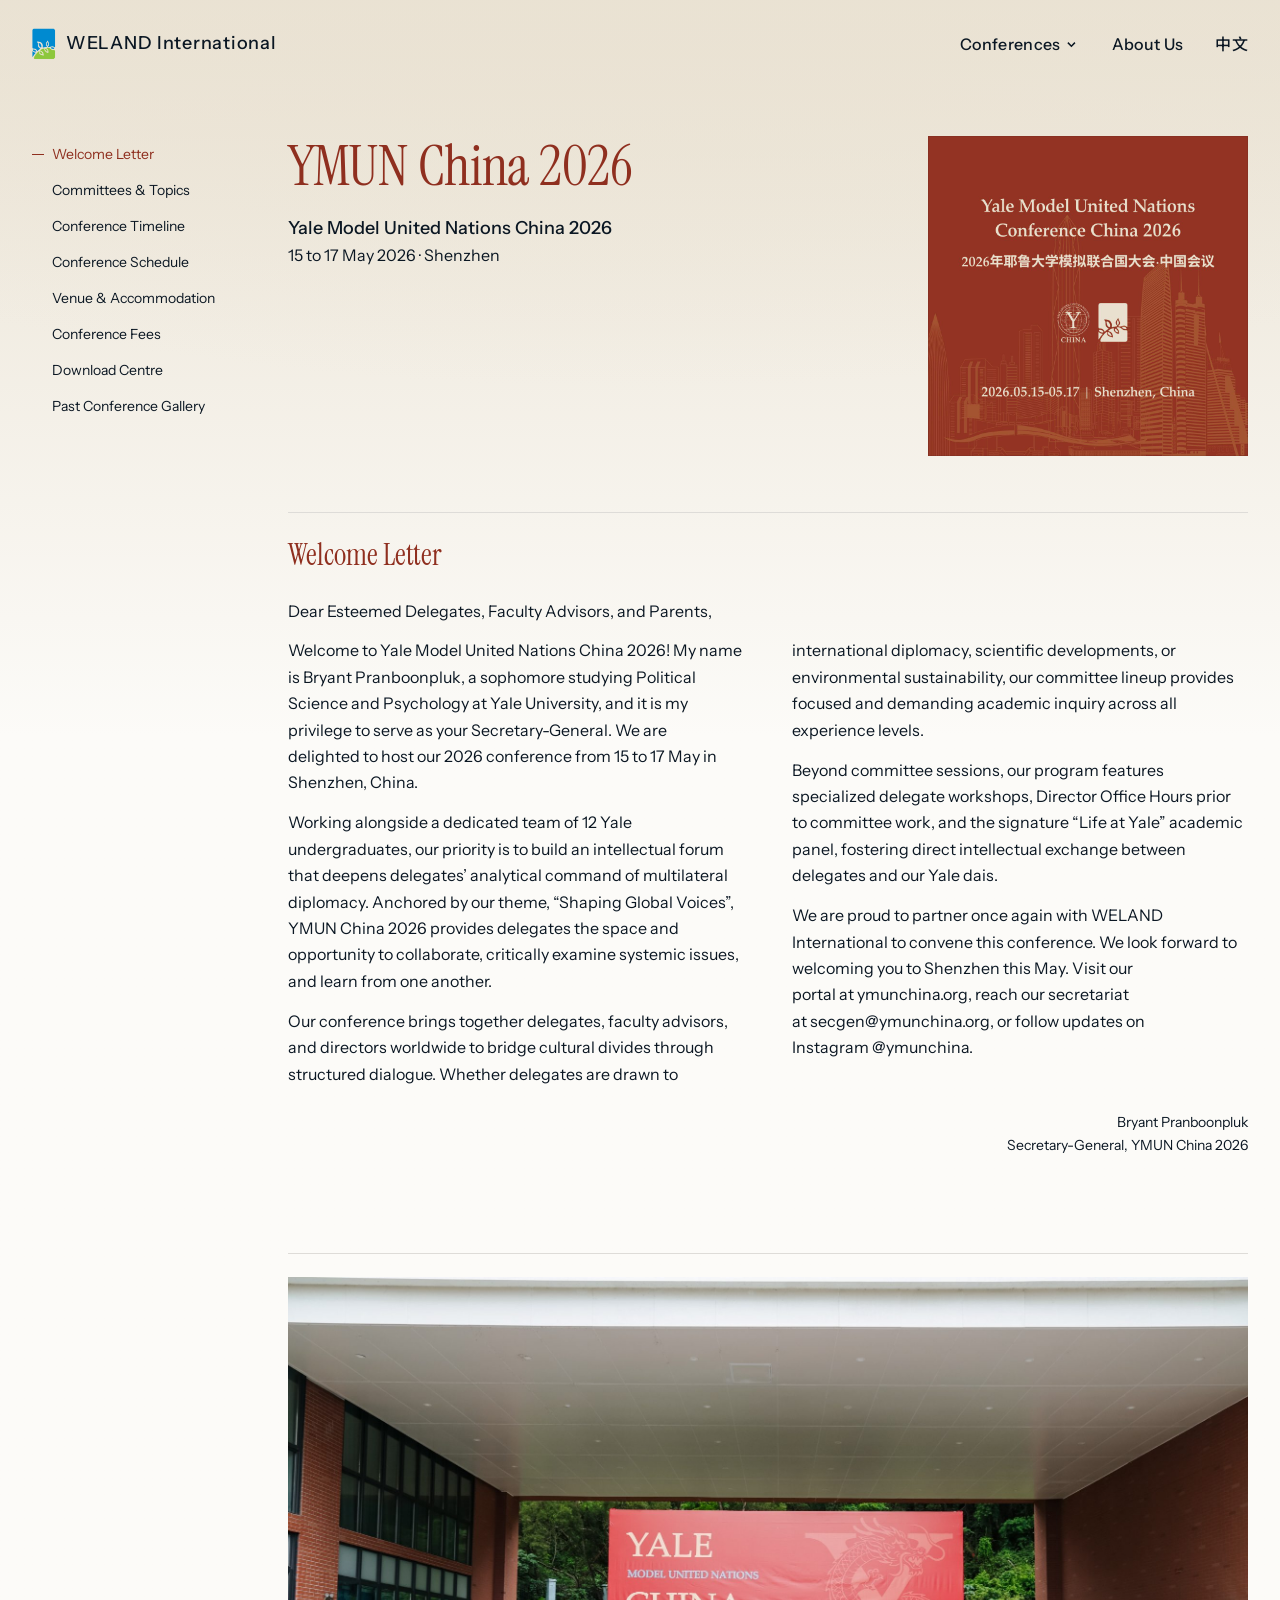
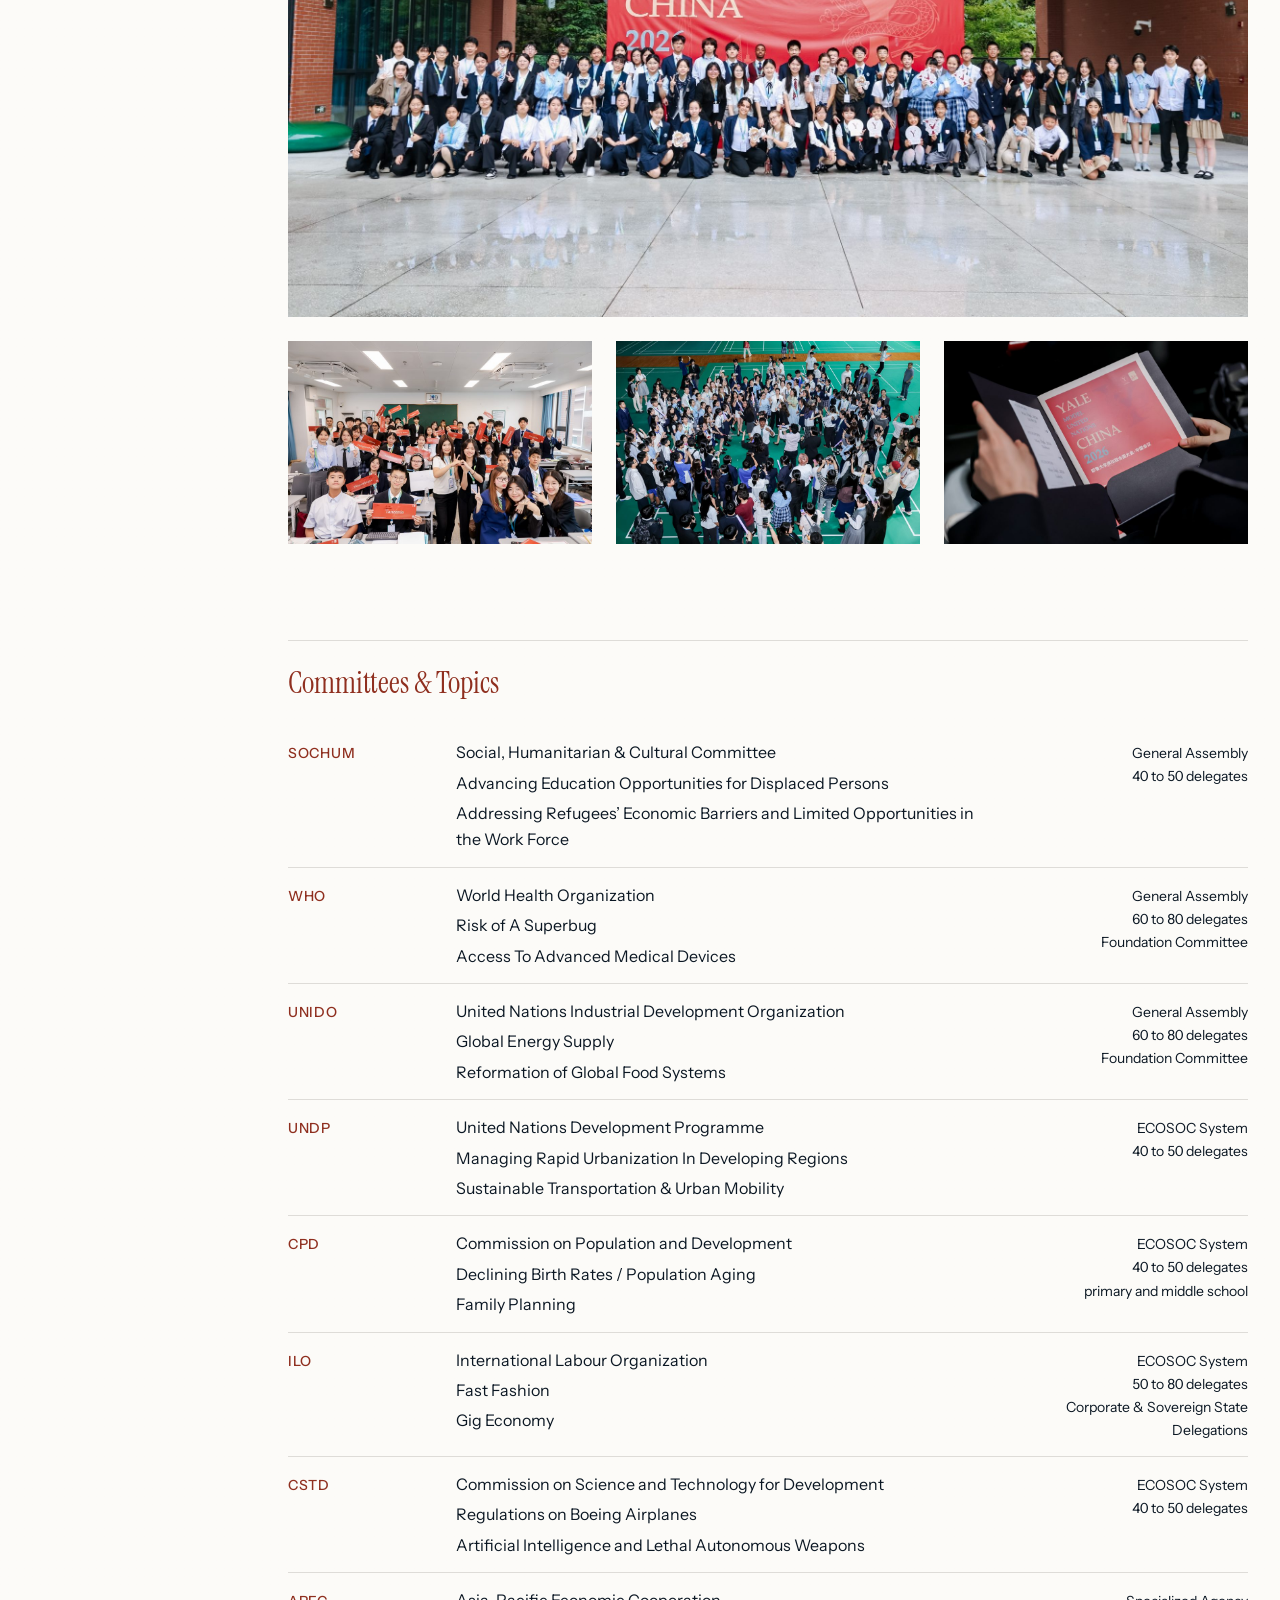
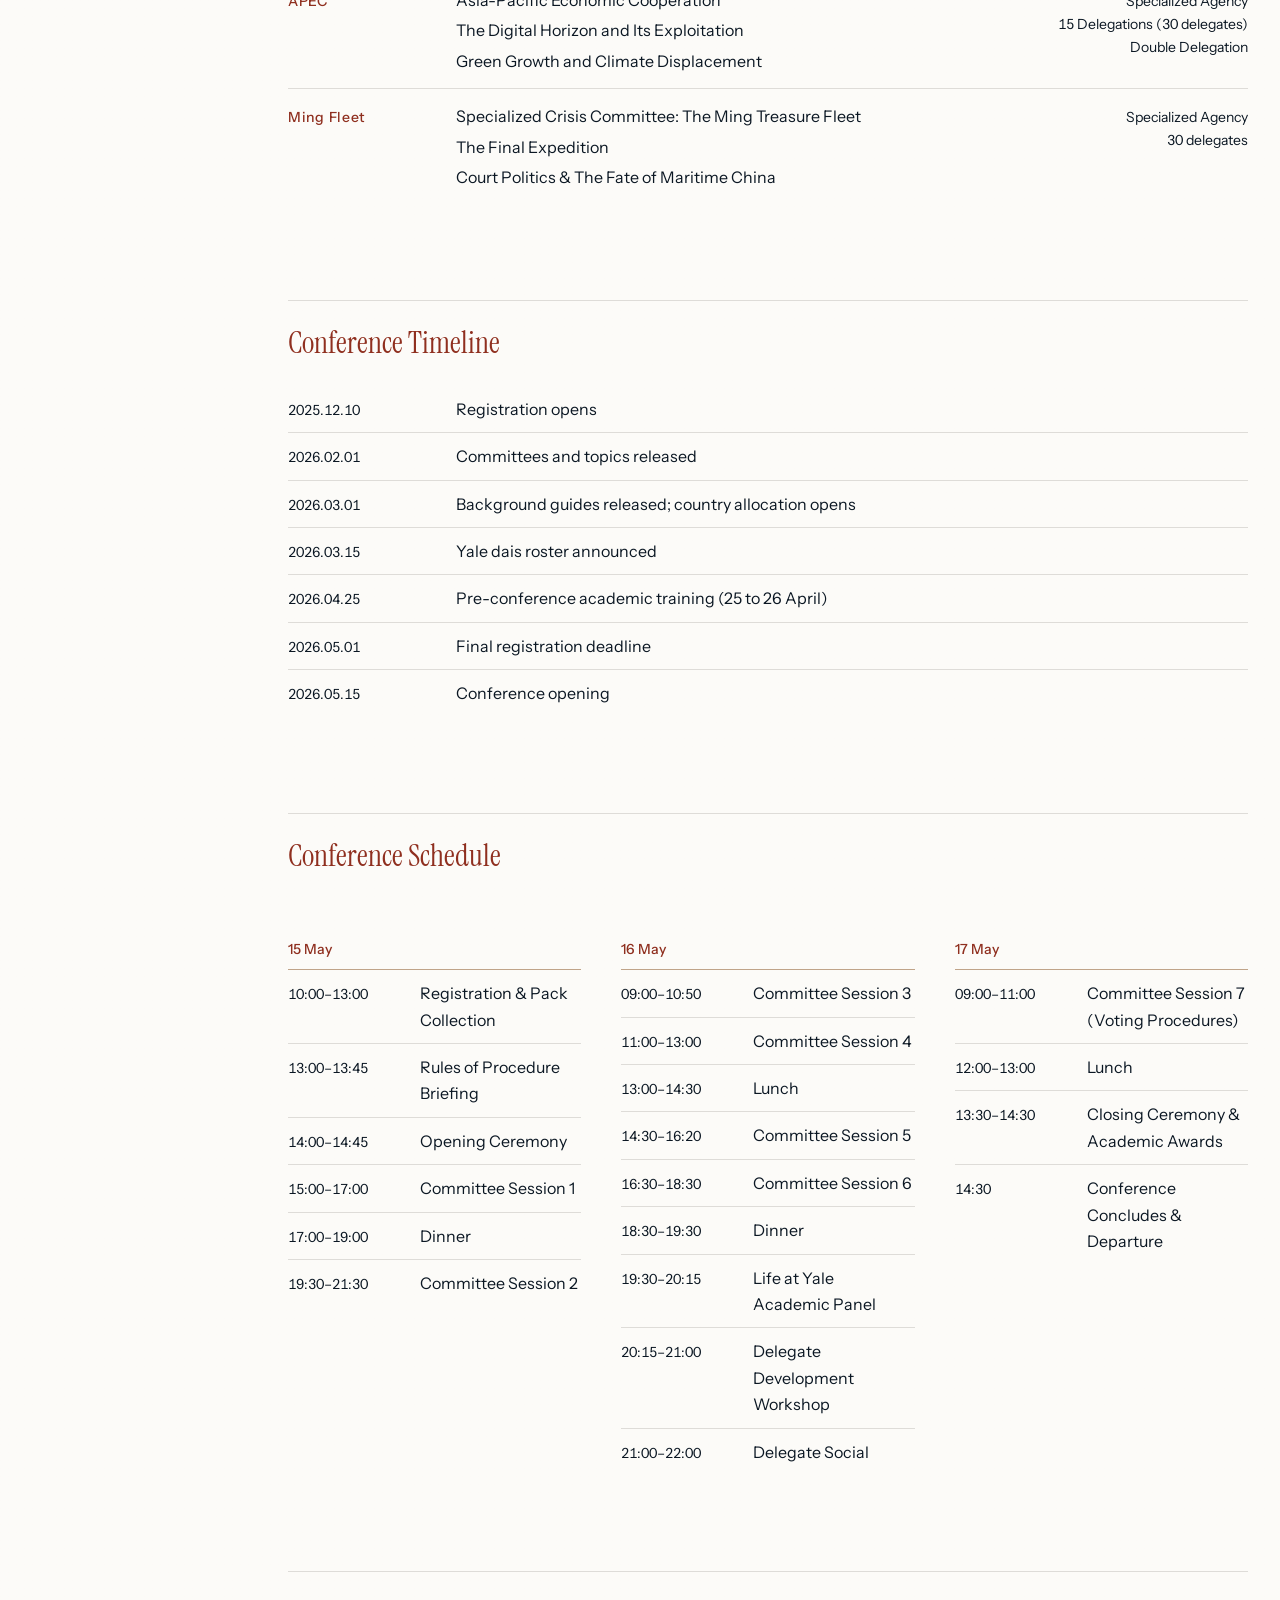
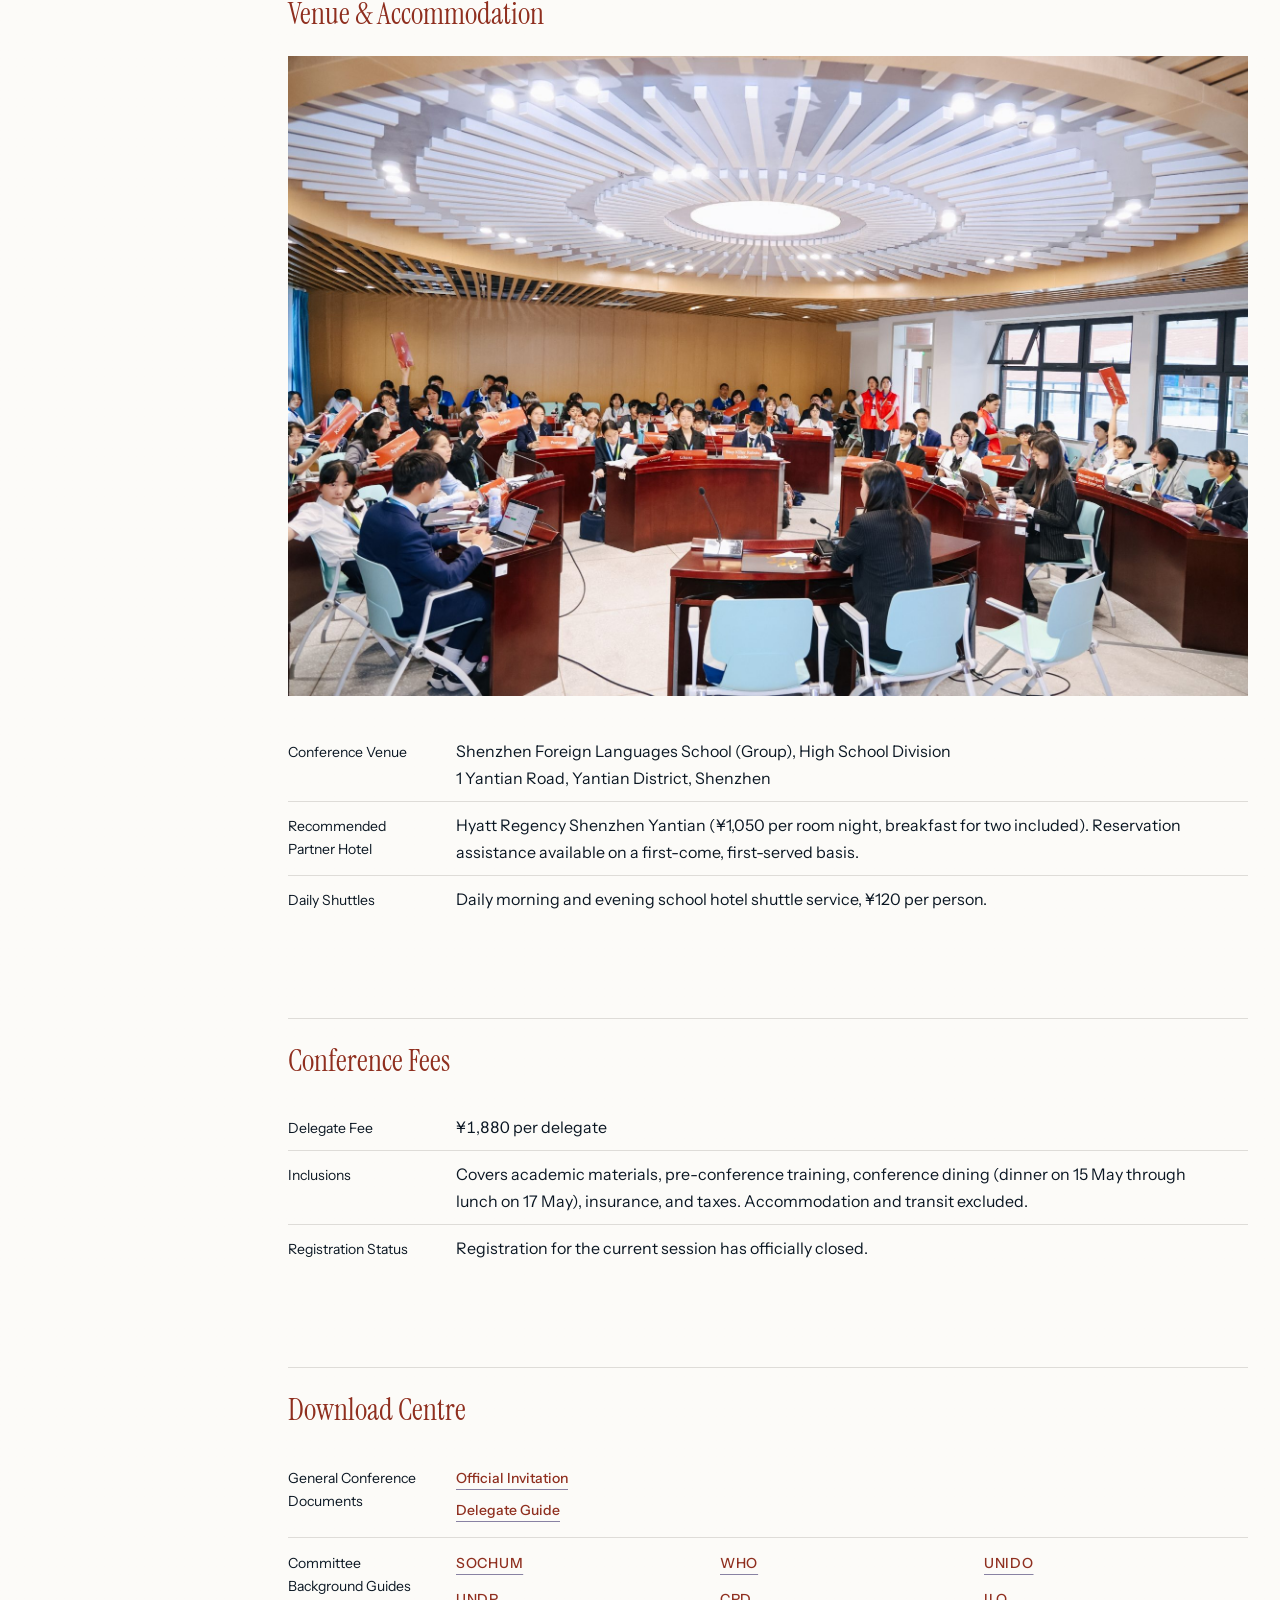
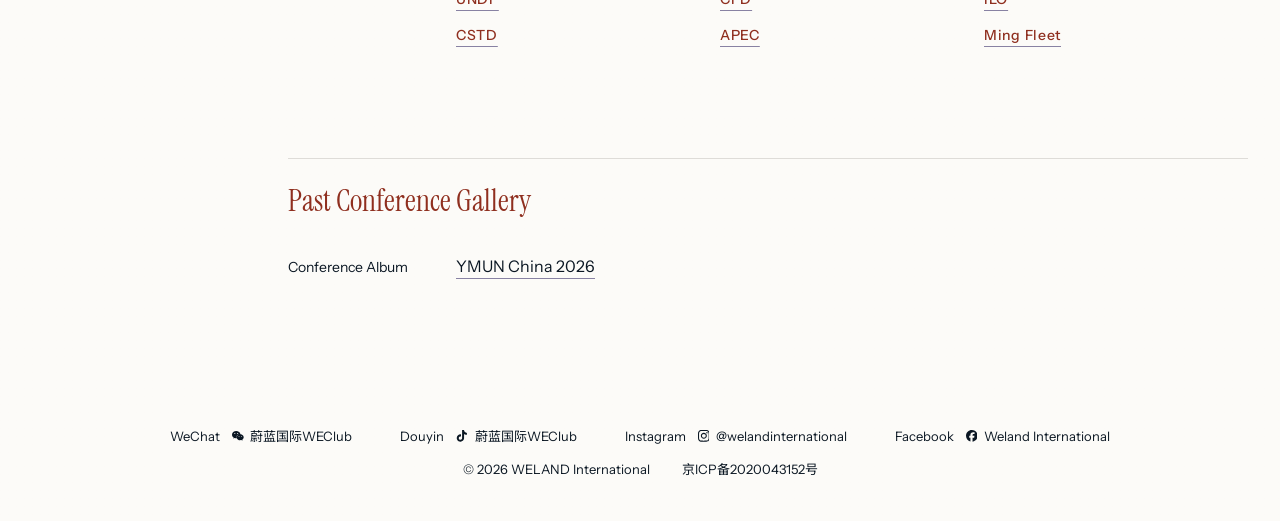
<file: en/conferences/ymun-china-2026.html>
<!doctype html>
<html lang="en">
<head>
<meta charset="utf-8">
<meta name="viewport" content="width=device-width, initial-scale=1, viewport-fit=cover">
<meta name="theme-color" content="#f5f2ea">
<title>YMUN China 2026 | WELAND International</title>
<meta name="description" content="Yale Model United Nations China 2026 Official Academic Portal">
<link rel="icon" type="image/png" sizes="32x32" href="../../assets/img/weland-icon-32.png?v=4">
<link rel="icon" type="image/png" sizes="16x16" href="../../assets/img/weland-icon-16.png?v=4">
<link rel="icon" type="image/png" sizes="192x192" href="../../assets/img/weland-icon-192.png?v=4">
<link rel="apple-touch-icon" href="../../assets/img/apple-touch-icon.png?v=4">
<link rel="stylesheet" href="../../assets/css/fonts.css?v=29">
<link rel="stylesheet" href="../../assets/css/site.css?v=29">
</head>
<body class="conf" style="--accent:#8f2f1f">
<a class="skip" href="#main">Skip to content</a>
<header class="top"><a class="home" href="../index.html"><img src="../../assets/img/weland-mark.png" alt="" width="24" height="32">WELAND International</a><nav class="site" aria-label="Site"><details class="menu"><summary class="current" aria-expanded="false">Conferences<svg viewBox="0 0 10 6" aria-hidden="true"><path d="M1 1l4 4 4-4" fill="none" stroke="currentColor" stroke-width="1.5" vector-effect="non-scaling-stroke"/></svg></summary><ul><li style="--accent:#46634f"><a href="../conferences/ogmun-shsid-2026.html"><span class="sw" style="background:#46634f" aria-hidden="true"></span><span class="m-name" lang="en">OGMUN · SHSID</span></a></li><li style="--accent:#8f2f1f"><a href="../conferences/ymun-china-2026.html" aria-current="page"><span class="sw" style="background:#8f2f1f" aria-hidden="true"></span><span class="m-name" lang="en">YMUN China</span></a></li><li style="--accent:#1f7a6b"><a href="../conferences/wemun-expo-2026.html"><span class="sw" style="background:#1f7a6b" aria-hidden="true"></span><span class="m-name" lang="en">WEMUN EXPO</span></a></li><li style="--accent:#e7a33f;--accent-ink:#b57a1a"><a href="../conferences/munuc-sfls.html"><span class="sw" style="background:#e7a33f" aria-hidden="true"></span><span class="m-name" lang="en">MUNUC · SFLS</span></a></li></ul></details><a href="../about.html">About Us</a><a href="../../conferences/ymun-china-2026.html" hreflang="zh-CN" lang="zh-CN">中文</a></nav></header>
<main id="main">
<div class="doc"><nav class="toc" aria-label="On this page"><div class="row"><a href="#letter">Welcome Letter</a><a href="#committees">Committees & Topics</a><a href="#timeline">Conference Timeline</a><a href="#itinerary">Conference Schedule</a><a href="#venue">Venue & Accommodation</a><a href="#register">Conference Fees</a><a href="#downloads">Download Centre</a><a href="#gallery">Past Conference Gallery</a></div></nav><div class="col"><div class="head"><div><h1 lang="en">YMUN China 2026</h1><p>Yale Model United Nations China 2026</p><p class="when">15 to 17 May 2026 · Shenzhen</p></div><figure class="side"><img src="../../assets/img/poster-ymun-2026.jpg" alt="YMUN China 2026 poster"></figure></div><section class="sec" id="letter"><h2>Welcome Letter</h2><div class="letter" lang="en"><p class="salute">Dear Esteemed Delegates, Faculty Advisors, and Parents,</p><p>Welcome to Yale Model United Nations China 2026! My name is Bryant Pranboonpluk, a sophomore studying Political Science and Psychology at Yale University, and it is my privilege to serve as your Secretary-General. We are delighted to host our 2026 conference from 15 to 17 May in Shenzhen, China.</p><p>Working alongside a dedicated team of 12 Yale undergraduates, our priority is to build an intellectual forum that deepens delegates’ analytical command of multilateral diplomacy. Anchored by our theme, “Shaping Global Voices”, YMUN China 2026 provides delegates the space and opportunity to collaborate, critically examine systemic issues, and learn from one another.</p><p>Our conference brings together delegates, faculty advisors, and directors worldwide to bridge cultural divides through structured dialogue. Whether delegates are drawn to international diplomacy, scientific developments, or environmental sustainability, our committee lineup provides focused and demanding academic inquiry across all experience levels.</p><p>Beyond committee sessions, our program features specialized delegate workshops, Director Office Hours prior to committee work, and the signature “Life at Yale” academic panel, fostering direct intellectual exchange between delegates and our Yale dais.</p><p>We are proud to partner once again with WELAND International to convene this conference. We look forward to welcoming you to Shenzhen this May. Visit our portal at ymunchina.org, reach our secretariat at secgen@ymunchina.org, or follow updates on Instagram @ymunchina.</p><p class="sign"><span>Bryant Pranboonpluk</span><span>Secretary-General, YMUN China 2026</span></p></div></section><section class="sec spread"><img class="wide" src="../../assets/img/ym-group.jpg" alt="All delegates in front of the YALE backdrop" loading="lazy"><div class="three"><img src="../../assets/img/ym-placards-s.jpg" alt="Delegates raising red country placards" loading="lazy"><img src="../../assets/img/ym-gym-s.jpg" alt="Delegates in the gymnasium" loading="lazy"><img src="../../assets/img/ym-folder-s.jpg" alt="Holding the conference handbook" loading="lazy"></div></section><section class="sec" id="committees"><h2>Committees & Topics</h2><dl class="rows committees"><div><dt><span class="caps" lang="en">SOCHUM</span></dt><dd><p>Social, Humanitarian &amp; Cultural Committee</p><ul class="topics"><li lang="en">Advancing Education Opportunities for Displaced Persons</li><li lang="en">Addressing Refugees’ Economic Barriers and Limited Opportunities in the Work Force</li></ul></dd><dd class="note"><span>General Assembly</span><span>40 to 50 delegates</span></dd></div><div><dt><span class="caps" lang="en">WHO</span></dt><dd><p>World Health Organization</p><ul class="topics"><li lang="en">Risk of A Superbug</li><li lang="en">Access To Advanced Medical Devices</li></ul></dd><dd class="note"><span>General Assembly</span><span>60 to 80 delegates</span><span>Foundation Committee</span></dd></div><div><dt><span class="caps" lang="en">UNIDO</span></dt><dd><p>United Nations Industrial Development Organization</p><ul class="topics"><li lang="en">Global Energy Supply</li><li lang="en">Reformation of Global Food Systems</li></ul></dd><dd class="note"><span>General Assembly</span><span>60 to 80 delegates</span><span>Foundation Committee</span></dd></div><div><dt><span class="caps" lang="en">UNDP</span></dt><dd><p>United Nations Development Programme</p><ul class="topics"><li lang="en">Managing Rapid Urbanization In Developing Regions</li><li lang="en">Sustainable Transportation &amp; Urban Mobility</li></ul></dd><dd class="note"><span>ECOSOC System</span><span>40 to 50 delegates</span></dd></div><div><dt><span class="caps" lang="en">CPD</span></dt><dd><p>Commission on Population and Development</p><ul class="topics"><li lang="en">Declining Birth Rates / Population Aging</li><li lang="en">Family Planning</li></ul></dd><dd class="note"><span>ECOSOC System</span><span>40 to 50 delegates</span><span>primary and middle school</span></dd></div><div><dt><span class="caps" lang="en">ILO</span></dt><dd><p>International Labour Organization</p><ul class="topics"><li lang="en">Fast Fashion</li><li lang="en">Gig Economy</li></ul></dd><dd class="note"><span>ECOSOC System</span><span>50 to 80 delegates</span><span>Corporate &amp; Sovereign State Delegations</span></dd></div><div><dt><span class="caps" lang="en">CSTD</span></dt><dd><p>Commission on Science and Technology for Development</p><ul class="topics"><li lang="en">Regulations on Boeing Airplanes</li><li lang="en">Artificial Intelligence and Lethal Autonomous Weapons</li></ul></dd><dd class="note"><span>ECOSOC System</span><span>40 to 50 delegates</span></dd></div><div><dt><span class="caps" lang="en">APEC</span></dt><dd><p>Asia-Pacific Economic Cooperation</p><ul class="topics"><li lang="en">The Digital Horizon and Its Exploitation</li><li lang="en">Green Growth and Climate Displacement</li></ul></dd><dd class="note"><span>Specialized Agency</span><span>15 Delegations (30 delegates)</span><span>Double Delegation</span></dd></div><div><dt><span class="caps" lang="en">Ming Fleet</span></dt><dd><p>Specialized Crisis Committee: The Ming Treasure Fleet</p><ul class="topics"><li lang="en">The Final Expedition</li><li lang="en">Court Politics &amp; The Fate of Maritime China</li></ul></dd><dd class="note"><span>Specialized Agency</span><span>30 delegates</span></dd></div></dl></section><section class="sec" id="timeline"><h2>Conference Timeline</h2><dl class="rows"><div><dt>2025.12.10</dt><dd>Registration opens</dd></div><div><dt>2026.02.01</dt><dd>Committees and topics released</dd></div><div><dt>2026.03.01</dt><dd>Background guides released; country allocation opens</dd></div><div><dt>2026.03.15</dt><dd>Yale dais roster announced</dd></div><div><dt>2026.04.25</dt><dd>Pre-conference academic training (25 to 26 April)</dd></div><div><dt>2026.05.01</dt><dd>Final registration deadline</dd></div><div><dt>2026.05.15</dt><dd>Conference opening</dd></div></dl></section><section class="sec" id="itinerary"><h2>Conference Schedule</h2><div class="days"><div><h3 class="sub">15 May</h3><dl class="rows"><div><dt><time>10:00–13:00</time></dt><dd>Registration &amp; Pack Collection</dd></div><div><dt><time>13:00–13:45</time></dt><dd>Rules of Procedure Briefing</dd></div><div><dt><time>14:00–14:45</time></dt><dd>Opening Ceremony</dd></div><div><dt><time>15:00–17:00</time></dt><dd>Committee Session 1</dd></div><div><dt><time>17:00–19:00</time></dt><dd>Dinner</dd></div><div><dt><time>19:30–21:30</time></dt><dd>Committee Session 2</dd></div></dl></div><div><h3 class="sub">16 May</h3><dl class="rows"><div><dt><time>09:00–10:50</time></dt><dd>Committee Session 3</dd></div><div><dt><time>11:00–13:00</time></dt><dd>Committee Session 4</dd></div><div><dt><time>13:00–14:30</time></dt><dd>Lunch</dd></div><div><dt><time>14:30–16:20</time></dt><dd>Committee Session 5</dd></div><div><dt><time>16:30–18:30</time></dt><dd>Committee Session 6</dd></div><div><dt><time>18:30–19:30</time></dt><dd>Dinner</dd></div><div><dt><time>19:30–20:15</time></dt><dd>Life at Yale Academic Panel</dd></div><div><dt><time>20:15–21:00</time></dt><dd>Delegate Development Workshop</dd></div><div><dt><time>21:00–22:00</time></dt><dd>Delegate Social</dd></div></dl></div><div><h3 class="sub">17 May</h3><dl class="rows"><div><dt><time>09:00–11:00</time></dt><dd>Committee Session 7 (Voting Procedures)</dd></div><div><dt><time>12:00–13:00</time></dt><dd>Lunch</dd></div><div><dt><time>13:30–14:30</time></dt><dd>Closing Ceremony &amp; Academic Awards</dd></div><div><dt><time>14:30</time></dt><dd>Conference Concludes &amp; Departure</dd></div></dl></div></div></section><section class="sec" id="venue"><h2>Venue & Accommodation</h2><img class="wide" src="../../assets/img/ym-auditorium.jpg" alt="A circular committee room" loading="lazy"><dl class="rows"><div><dt>Conference Venue</dt><dd>Shenzhen Foreign Languages School (Group), High School Division<br>1 Yantian Road, Yantian District, Shenzhen</dd></div><div><dt>Recommended Partner Hotel</dt><dd>Hyatt Regency Shenzhen Yantian (¥1,050 per room night, breakfast for two included). Reservation assistance available on a first-come, first-served basis.</dd></div><div><dt>Daily Shuttles</dt><dd>Daily morning and evening school hotel shuttle service, ¥120 per person.</dd></div></dl></section><section class="sec" id="register"><h2>Conference Fees</h2><dl class="rows"><div><dt>Delegate Fee</dt><dd><span class="num">¥1,880</span> per delegate</dd></div><div><dt>Inclusions</dt><dd>Covers academic materials, pre-conference training, conference dining (dinner on 15 May through lunch on 17 May), insurance, and taxes. Accommodation and transit excluded.</dd></div><div><dt>Registration Status</dt><dd>Registration for the current session has officially closed.</dd></div></dl></section><section class="sec" id="downloads"><h2>Download Centre</h2><dl class="rows"><div><dt>General Conference Documents</dt><dd><div class="links"><a class="dl" href="https://welandedu.com.cn/wp-content/uploads/2026/03/YMUN-China-2026_Conference-Invitation.pdf" download>Official Invitation</a><a class="dl" href="https://welandedu.com.cn/wp-content/uploads/2026/03/YMUN-China-2026_Delegate-Guide.pdf" download>Delegate Guide</a></div></dd></div><div><dt>Committee Background Guides</dt><dd><div class="links grid"><a class="dl" lang="en" href="https://welandedu.com.cn/wp-content/uploads/2026/02/YMUN-China-2026_BG_SOCHUM.pdf" download>SOCHUM</a><a class="dl" lang="en" href="https://welandedu.com.cn/wp-content/uploads/2026/03/YMUN-China-2026_BG_WHO.pdf" download>WHO</a><a class="dl" lang="en" href="https://welandedu.com.cn/wp-content/uploads/2026/02/YMUN-China-2026_BG_UNIDO.pdf" download>UNIDO</a><a class="dl" lang="en" href="https://welandedu.com.cn/wp-content/uploads/2026/03/YMUN-China-2026_BG_UNDP.pdf" download>UNDP</a><a class="dl" lang="en" href="https://welandedu.com.cn/wp-content/uploads/2026/02/YMUN-China-2026_BG_CPD.pdf" download>CPD</a><a class="dl" lang="en" href="https://welandedu.com.cn/wp-content/uploads/2026/02/YMUN-China-2026_BG_ILO.pdf" download>ILO</a><a class="dl" lang="en" href="https://welandedu.com.cn/wp-content/uploads/2026/04/YMUN-China-2026_BG_CSTD.pdf" download>CSTD</a><a class="dl" lang="en" href="https://welandedu.com.cn/wp-content/uploads/2026/03/YMUN-China-2026_BG_APEC.pdf" download>APEC</a><a class="dl" lang="en" href="https://welandedu.com.cn/wp-content/uploads/2026/02/YMUN-China-2026_BG_Ming-Fleet.pdf" download>Ming Fleet</a></div></dd></div></dl></section><section class="sec" id="gallery"><h2>Past Conference Gallery</h2><dl class="rows"><div><dt>Conference Album</dt><dd><a href="https://alltuu.cc/r/ARVNRj/" target="_blank" rel="noopener" lang="en">YMUN China 2026</a></dd></div></dl></section></div></div>
</main>
<footer class="foot"><dl class="accounts"><div><dt>WeChat</dt><dd><span class="acct"><svg viewBox="0 0 24 24" aria-hidden="true"><path d="M8.691 2.188C3.891 2.188 0 5.476 0 9.53c0 2.212 1.17 4.203 3.002 5.55a.59.59 0 0 1 .213.665l-.39 1.48c-.019.07-.048.141-.048.213 0 .163.13.295.29.295a.326.326 0 0 0 .167-.054l1.903-1.114a.864.864 0 0 1 .717-.098 10.16 10.16 0 0 0 2.837.403c.276 0 .543-.027.811-.05-.857-2.578.157-4.972 1.932-6.446 1.703-1.415 3.882-1.98 5.853-1.838-.576-3.583-4.196-6.348-8.596-6.348zM5.785 5.991c.642 0 1.162.529 1.162 1.18a1.17 1.17 0 0 1-1.162 1.178A1.17 1.17 0 0 1 4.623 7.17c0-.651.52-1.18 1.162-1.18zm5.813 0c.642 0 1.162.529 1.162 1.18a1.17 1.17 0 0 1-1.162 1.178 1.17 1.17 0 0 1-1.162-1.178c0-.651.52-1.18 1.162-1.18zm5.34 2.867c-1.797-.052-3.746.512-5.28 1.786-1.72 1.428-2.687 3.72-1.78 6.22.942 2.453 3.666 4.229 6.884 4.229.826 0 1.622-.12 2.361-.336a.722.722 0 0 1 .598.082l1.584.926a.272.272 0 0 0 .14.047c.134 0 .24-.111.24-.247 0-.06-.023-.12-.038-.177l-.327-1.233a.582.582 0 0 1-.023-.156.49.49 0 0 1 .201-.398C23.024 18.48 24 16.82 24 14.98c0-3.21-2.931-5.837-6.656-6.088V8.89c-.135-.01-.27-.027-.407-.03zm-2.53 3.274c.535 0 .969.44.969.982a.976.976 0 0 1-.969.983.976.976 0 0 1-.969-.983c0-.542.434-.982.97-.982zm4.844 0c.535 0 .969.44.969.982a.976.976 0 0 1-.969.983.976.976 0 0 1-.969-.983c0-.542.434-.982.969-.982z"/></svg>蔚蓝国际WEClub</span></dd></div><div><dt>Douyin</dt><dd><span class="acct"><svg viewBox="0 0 24 24" aria-hidden="true"><path d="M12.525.02c1.31-.02 2.61-.01 3.91-.02.08 1.53.63 3.09 1.75 4.17 1.12 1.11 2.7 1.62 4.24 1.79v4.03c-1.44-.05-2.89-.35-4.2-.97-.57-.26-1.1-.59-1.62-.93-.01 2.92.01 5.84-.02 8.75-.08 1.4-.54 2.79-1.35 3.94-1.31 1.92-3.58 3.17-5.91 3.21-1.43.08-2.86-.31-4.08-1.03-2.02-1.19-3.44-3.37-3.65-5.71-.02-.5-.03-1-.01-1.49.18-1.9 1.12-3.72 2.58-4.96 1.66-1.44 3.98-2.13 6.15-1.72.02 1.48-.04 2.96-.04 4.44-.99-.32-2.15-.23-3.02.37-.63.41-1.11 1.04-1.36 1.75-.21.51-.15 1.07-.14 1.61.24 1.64 1.82 3.02 3.5 2.87 1.12-.01 2.19-.66 2.77-1.61.19-.33.4-.67.41-1.06.1-1.79.06-3.57.07-5.36.01-4.03-.01-8.05.02-12.07z"/></svg>蔚蓝国际WEClub</span></dd></div><div><dt>Instagram</dt><dd><a class="acct" href="https://www.instagram.com/welandinternational/" lang="en" rel="noopener"><svg viewBox="0 0 24 24" aria-hidden="true"><path d="M7.0301.084c-1.2768.0602-2.1487.264-2.911.5634-.7888.3075-1.4575.72-2.1228 1.3877-.6652.6677-1.075 1.3368-1.3802 2.127-.2954.7638-.4956 1.6365-.552 2.914-.0564 1.2775-.0689 1.6882-.0626 4.947.0062 3.2586.0206 3.6671.0825 4.9473.061 1.2765.264 2.1482.5635 2.9107.308.7889.72 1.4573 1.388 2.1228.6679.6655 1.3365 1.0743 2.1285 1.38.7632.295 1.6361.4961 2.9134.552 1.2773.056 1.6884.069 4.9462.0627 3.2578-.0062 3.668-.0207 4.9478-.0814 1.28-.0607 2.147-.2652 2.9098-.5633.7889-.3086 1.4578-.72 2.1228-1.3881.665-.6682 1.0745-1.3378 1.3795-2.1284.2957-.7632.4966-1.636.552-2.9124.056-1.2809.0692-1.6898.063-4.948-.0063-3.2583-.021-3.6668-.0817-4.9465-.0607-1.2797-.264-2.1487-.5633-2.9117-.3084-.7889-.72-1.4568-1.3876-2.1228C21.2982 1.33 20.628.9208 19.8378.6165 19.074.321 18.2017.1197 16.9244.0645 15.6471.0093 15.236-.005 11.977.0014 8.718.0076 8.31.0215 7.0301.0839m.1402 21.6932c-1.17-.0509-1.8053-.2453-2.2287-.408-.5606-.216-.96-.4771-1.3819-.895-.422-.4178-.6811-.8186-.9-1.378-.1644-.4234-.3624-1.058-.4171-2.228-.0595-1.2645-.072-1.6442-.079-4.848-.007-3.2037.0053-3.583.0607-4.848.05-1.169.2456-1.805.408-2.2282.216-.5613.4762-.96.895-1.3816.4188-.4217.8184-.6814 1.3783-.9003.423-.1651 1.0575-.3614 2.227-.4171 1.2655-.06 1.6447-.072 4.848-.079 3.2033-.007 3.5835.005 4.8495.0608 1.169.0508 1.8053.2445 2.228.408.5608.216.96.4754 1.3816.895.4217.4194.6816.8176.9005 1.3787.1653.4217.3617 1.056.4169 2.2263.0602 1.2655.0739 1.645.0796 4.848.0058 3.203-.0055 3.5834-.061 4.848-.051 1.17-.245 1.8055-.408 2.2294-.216.5604-.4763.96-.8954 1.3814-.419.4215-.8181.6811-1.3783.9-.4224.1649-1.0577.3617-2.2262.4174-1.2656.0595-1.6448.072-4.8493.079-3.2045.007-3.5825-.006-4.848-.0608M16.953 5.5864A1.44 1.44 0 1 0 18.39 4.144a1.44 1.44 0 0 0-1.437 1.4424M5.8385 12.012c.0067 3.4032 2.7706 6.1557 6.173 6.1493 3.4026-.0065 6.157-2.7701 6.1506-6.1733-.0065-3.4032-2.771-6.1565-6.174-6.1498-3.403.0067-6.156 2.771-6.1496 6.1738M8 12.0077a4 4 0 1 1 4.008 3.9921A3.9996 3.9996 0 0 1 8 12.0077"/></svg>@welandinternational</a></dd></div><div><dt>Facebook</dt><dd><span class="acct" lang="en"><svg viewBox="0 0 24 24" aria-hidden="true"><path d="M9.101 23.691v-7.98H6.627v-3.667h2.474v-1.58c0-4.085 1.848-5.978 5.858-5.978.401 0 .955.042 1.468.103a8.68 8.68 0 0 1 1.141.195v3.325a8.623 8.623 0 0 0-.653-.036 26.805 26.805 0 0 0-.733-.009c-.707 0-1.259.096-1.675.309a1.686 1.686 0 0 0-.679.622c-.258.42-.374.995-.374 1.752v1.297h3.919l-.386 2.103-.287 1.564h-3.246v8.245C19.396 23.238 24 18.179 24 12.044c0-6.627-5.373-12-12-12s-12 5.373-12 12c0 5.628 3.874 10.35 9.101 11.647Z"/></svg>Weland International</span></dd></div></dl><div class="legal"><span lang="en">© 2026 WELAND International</span><a href="http://beian.miit.gov.cn/" rel="noopener">京ICP备2020043152号</a></div></footer>
<script src="../../assets/js/site.js?v=29"></script>
</body>
</html>
</file>
<file: assets/css/fonts.css>
/* generated by build/fonts.py: Instrument Sans, Instrument Serif, Noto Sans SC, Noto Serif SC (all SIL OFL) */
@font-face{font-family:"WL Quotes";font-weight:400;font-display:swap;src:url([data-uri]) format("woff2");unicode-range:U+2018-201D;}
@font-face{font-family:"WL Sans";font-weight:400 600;font-display:swap;src:url([data-uri]) format("woff2");unicode-range:U+0000-00FF, U+0131, U+0152-0153, U+02C6, U+02DA, U+02DC, U+2000-206F, U+2074, U+20AC, U+2122, U+2190-2199, U+2212;}
@font-face{font-family:"WL Serif";font-weight:400;font-display:swap;src:url([data-uri]) format("woff2");unicode-range:U+0000-00FF, U+0131, U+0152-0153, U+02C6, U+02DA, U+02DC, U+2000-206F, U+2074, U+20AC, U+2122, U+2190-2199, U+2212;}
@font-face{font-family:"WL SC";font-weight:400;font-display:swap;src:url([data-uri]) format("woff2");}
@font-face{font-family:"WL SC";font-weight:500 600;font-display:swap;src:url([data-uri]) format("woff2");}
@font-face{font-family:"WL SC Serif";font-weight:400 500;font-display:swap;src:url([data-uri]) format("woff2");}
</file>
<file: assets/css/site.css>
/* WELAND International. Each conference has the colour of its poster. On the home page each conference is a block
   in that colour with its photograph in its own colour between two bands of the colour; on its own page photographs are large. Reading pages have
   one content width: contents on the left, everything else in one column on the right.
   Small, orderly text on paper: an off-white that warms faintly towards the top of the page. Text in Instrument Sans and Noto Sans SC; display text only (the slogan, h1, h2 and
   the conference names on the home) in Instrument Serif and Noto Serif SC.
   Fonts are in fonts.css, generated by build/fonts.py. */

:root {
  color-scheme: light;

  --sans-en: "WL Sans", "WL SC", "PingFang SC", "Microsoft YaHei", -apple-system, sans-serif;
  --sans: "WL Quotes", var(--sans-en);
  --serif: "WL Serif", "WL SC Serif", Georgia, "Songti SC", serif;

  /* paper: a near-white with a trace of warmth; the top of each page is a shade deeper and fades into it (body) */
  --paper: #fcfbf8;
  --paper-deep: #f5f2ea;
  --paper-tint: var(--paper-deep);           /* the top of a conference page: the paper with a trace of its colour (.conf) */
  --ink: oklch(0.2 0.03 250);
  --ink-soft: oklch(0.47 0.02 250);
  --rule-strong: oklch(0.7 0.012 250);
  --rule: oklch(0.895 0.006 85);         /* hairlines between sections and rows: the paper's own tone, a step darker */
  --wash: color-mix(in oklch, var(--ink) 4%, var(--paper));  /* hover and focus fills in the menu */
  --azure: #0088c8;                      /* sampled from the mark */
  /* --accent: a conference's colour, set on its page's body and on its block on the home page;
     --accent-ink: a darker shade of it for text, set only where the colour is too light to read (common.py's ink) */

  /* the type scale: every font-size on the site is one of these */
  --t-caption: 0.8125rem;                       /* 13px: footer */
  --t-small: 0.875rem;                          /* 14px: labels, dates, notes, contents, downloads */
  --t-body: 1rem;                               /* 16px: text, nav, menu */
  --t-lead: 1.125rem;                           /* 18px: wordmark, the title under a conference name */
  --t-lede: 1.25rem;                            /* 20px: the home sentence */
  --t-h2: 1.875rem;                             /* 30px: section headings */
  --t-h1-phone: 2.25rem;                        /* 36px: page titles on a phone */
  --t-figure: 2.5rem;                           /* 40px: About's numbers */
  --t-h1: 2.75rem;                              /* 44px: About's title */
  --t-h1-conf: 3.5rem;                          /* 56px: a conference's name */
  --t-block: clamp(1.5rem, 2vw, 2rem);          /* 24-32px: conference names in the home blocks */
  --t-slogan: clamp(2.75rem, 5.8vw, 5.25rem);   /* 44-84px: the slogan */

  --page: 80rem;
  --gutter: 4rem;                       /* both sides together */
  /* one side each: half the gutter, or more where a notch or rounded corner needs it (viewport-fit=cover is set) */
  --edge-l: max(calc(var(--gutter) / 2), env(safe-area-inset-left, 0px));
  --edge-r: max(calc(var(--gutter) / 2), env(safe-area-inset-right, 0px));
  --gap-section: 6rem;

  /* motion: strong curves; built-in keywords are too weak (colour hovers keep plain ease) */
  --ease-out: cubic-bezier(0.23, 1, 0.32, 1);
  --ease-in-out: cubic-bezier(0.77, 0, 0.175, 1);
}

*, *::before, *::after { box-sizing: border-box; }
[hidden] { display: none !important; }

html {
  background: var(--paper);
  -webkit-text-size-adjust: 100%;
  -webkit-font-smoothing: antialiased;
  -moz-osx-font-smoothing: grayscale;
  scroll-padding-block-start: 3rem;
  -webkit-tap-highlight-color: transparent;  /* no grey flash on tap; every control has its own :active instead */
  /* overscroll-behavior stays default: this is a document, pull-to-refresh is welcome */
}
@media (prefers-reduced-motion: no-preference) { html { scroll-behavior: smooth; } }

body {
  position: relative;
  margin: 0;
  min-height: 100dvh;
  display: flex;
  flex-direction: column;
  font: 400 var(--t-body) / 1.85 var(--sans);
  font-variant-numeric: lining-nums;
  font-synthesis-weight: none;  /* every weight in use is loaded; only the four-character quote face is 400-only, never fake-bold it */
  letter-spacing: 0.01em;
  color: var(--ink);
  /* the deeper tone at the top of the page fades into the paper over the first screen; it scrolls with the page,
     so the sticky contents bar (solid paper) meets the same colour wherever it sticks */
  background:
    radial-gradient(140% 42rem at 50% -6rem, var(--paper-tint), transparent 72%) no-repeat,
    linear-gradient(var(--paper-tint), var(--paper) 46rem) no-repeat,
    var(--paper);
  text-autospace: normal;
}
main { flex: 1; }
:lang(en) { font-family: var(--sans-en); letter-spacing: 0; line-height: 1.65; }
img { display: block; max-width: 100%; height: auto; }
h1, h2, h3, p, ul, ol, dl, dd, figure { margin: 0; padding: 0; font-size: inherit; font-weight: inherit; }
h1, h2 { font-weight: 400; word-break: keep-all; overflow-wrap: anywhere; text-wrap: balance; }
/* the serif is for display text only; the :lang(en) selectors outrank the sans set on every English element above */
h1, h2, h1:lang(en), h2:lang(en), .slogan, .ed-name { font-family: var(--serif); font-weight: 400; }
h1:lang(zh), h2:lang(zh) { letter-spacing: 0.01em; }
ul, ol { list-style: none; }
b { font-weight: 400; }
button { font: inherit; letter-spacing: inherit; color: inherit; background: none; border: 0; padding: 0; cursor: pointer; }
::selection { background: color-mix(in oklch, var(--accent, var(--azure)) 18%, var(--paper)); color: var(--ink); }
:focus-visible { outline: 2px solid var(--accent, var(--azure)); outline-offset: 3px; }

a {
  color: inherit;
  text-decoration: underline;
  text-decoration-color: color-mix(in oklch, var(--accent-ink, var(--accent, var(--azure))) 30%, var(--rule-strong));
  text-decoration-thickness: from-font;
  text-underline-position: from-font;
  text-underline-offset: 0.22em;
  transition: text-decoration-color 150ms ease, opacity 120ms var(--ease-out);
}
/* taps fire at once: no double-tap-zoom wait on links and buttons */
a, button { touch-action: manipulation; }
/* press feedback, on press rather than on release */
a:active { opacity: 0.6; }
/* hover only where there is a real pointer; touch would leave it stuck after a tap */
@media (hover: hover) and (pointer: fine) { a:hover { text-decoration-color: var(--accent-ink, var(--accent, var(--azure))); } }
/* controls, not content: a long press should not select their text or open the link callout */
.top nav a, .menu summary, .toc a, .edition { user-select: none; -webkit-user-select: none; -webkit-touch-callout: none; }

.skip { position: absolute; left: -999px; }
.skip:focus { left: 1rem; top: 1rem; z-index: 9; padding: 0.5rem 0.75rem; background: var(--ink); color: var(--paper); }
.vh { position: absolute; width: 1px; height: 1px; overflow: hidden; clip-path: inset(50%); white-space: nowrap; }

/* ---------- top of every page ---------- */
.top {
  display: flex;
  justify-content: space-between;
  align-items: center;
  width: min(var(--page), 100% - var(--gutter));
  margin-inline: auto;
  padding-block: 1.5rem;
  font-size: var(--t-small);
  white-space: nowrap;
}
.top a { display: inline-flex; align-items: center; gap: 0.625rem; min-height: 2.5rem; text-decoration: none; }
.top nav { display: flex; gap: 2rem; }
/* the conference links, then About and the other language: one row on a wide screen, two on a narrow one */
.top .site { align-items: center; }
.top nav a { gap: 0; font-size: var(--t-body); font-weight: 500; line-height: 1.5; letter-spacing: 0.02em; color: var(--ink-soft); transition: color 150ms ease, opacity 120ms var(--ease-out); }
.sw { display: inline-block; width: 0.5em; height: 0.5em; margin-inline-end: 0.5em; vertical-align: 0.05em; }
@media (hover: hover) and (pointer: fine) { .top nav a:hover { color: var(--ink); } }
.top nav a[aria-current] { color: var(--ink); }

/* the conferences menu: a <details>, so it opens without script and from the keyboard. site.js adds: hover with a mouse,
   arrow keys between items, closing on Escape, on a click elsewhere, on choosing an item and when focus leaves */
.menu { position: relative; }
.menu summary {
  display: inline-flex;
  align-items: center;
  gap: 0.4em;
  min-height: 2.5rem;
  padding-inline: 0.25rem;
  border-radius: 0.375rem;
  list-style: none;
  cursor: pointer;
  font-size: var(--t-body);
  font-weight: 500;
  line-height: 1.5;
  letter-spacing: 0.02em;
  color: var(--ink-soft);
  transition: color 150ms ease, opacity 120ms var(--ease-out);
}
.menu summary::-webkit-details-marker { display: none; }
.menu summary:active { opacity: 0.6; }
.menu summary:focus-visible { outline: 2px solid var(--azure); outline-offset: 2px; }
.menu summary.current, .menu[open] summary { color: var(--ink); }
.menu summary svg { width: 0.55em; height: 0.55em; transition: transform 150ms var(--ease-out); }
.menu[open] summary svg { transform: rotate(180deg); }
@media (hover: hover) and (pointer: fine) { .menu summary:hover { color: var(--ink); } }
/* the panel: a small sheet anchored under the trigger's right edge */
.menu ul {
  position: absolute;
  top: calc(100% + 0.5rem);
  right: 0;
  z-index: 5;
  min-width: 13rem;
  padding: 0.375rem;
  background: var(--paper);
  border: 1px solid var(--rule);
  border-radius: 0.75rem;
  box-shadow: 0 1px 2px oklch(0 0 0 / 0.04), 0 12px 32px -12px oklch(0 0 0 / 0.18);
  transform-origin: top right;
}
/* the 0.5rem between trigger and panel is part of the panel, so the pointer stays inside the menu while crossing it */
.menu ul::before { content: ""; position: absolute; left: 0; right: 0; top: -0.75rem; height: 0.75rem; }
.top .menu li a {
  display: flex;
  align-items: center;
  gap: 0.75rem;
  min-height: 2.75rem;
  padding: 0 0.75rem;
  border-radius: 0.5rem;
  color: var(--ink-soft);
  white-space: nowrap;  /* li's text-wrap: pretty would otherwise turn wrapping back on */
  transition: background-color 120ms ease, transform 100ms var(--ease-out);
}
.top .menu li a:active { opacity: 1; transform: scale(0.99); }
.menu .sw { flex: none; width: 0.5rem; height: 0.5rem; margin: 0; border-radius: 1px; }
.menu .m-name { flex: 1; font-weight: 500; color: var(--ink); transition: color 120ms ease; }
.top .menu li a:focus-visible { outline: 2px solid var(--accent); outline-offset: -2px; background: var(--wash); }
.top .menu li a:focus-visible .m-name { color: var(--accent-ink, var(--accent)); }
@media (hover: hover) and (pointer: fine) {
  .top .menu li a:hover { background: var(--wash); }
  .top .menu li a:hover .m-name { color: var(--accent-ink, var(--accent)); }
}
.top .menu li a[aria-current] .m-name { font-weight: 600; color: var(--accent-ink, var(--accent)); }
.top .menu li a[aria-current] .sw { transform: scale(1.25); }  /* 0.625rem, without moving the name */
/* opening: the panel rises 6px and settles from 98% to full size; closing is instant (the exit is faster than the entry) */
@media (prefers-reduced-motion: no-preference) {
  .menu[open] ul { transition: opacity 160ms var(--ease-out), transform 160ms var(--ease-out); }
  @starting-style {
    .menu[open] ul { opacity: 0; transform: translateY(-6px) scale(0.98); }
  }
}
.top img { width: 1.5rem; height: 2rem; }
.top .home { font-size: var(--t-lead); font-weight: 500; letter-spacing: 0.04em; }  /* the wordmark reads larger than the nav */
.top nav a[hreflang="en"] { letter-spacing: 0.04em; }
/* WELAND's slogan, in English on both versions, then the sentence */
.slogan { font-size: var(--t-slogan); line-height: 1; letter-spacing: -0.01em; margin-top: 2rem; }
.slogan + .lede { margin-top: 1rem; }
.lede { margin-top: 2rem; font-size: var(--t-lede); font-weight: 500; line-height: 1.5; text-wrap: pretty; }
/* four blocks edge to edge, each in its conference's colour: short name and year, a photograph in the same colour, dates */
main > .home { width: min(var(--page), 100% - var(--gutter)); margin-inline: auto; }  /* the home block sits inside the page width like the header and footer */
.editions { display: grid; grid-template-columns: repeat(4, minmax(0, 1fr)); margin-top: 2rem; min-height: 0; }
.editions li { display: flex; min-width: 0; min-height: 0; }
.edition {
  display: flex;
  flex: 1;
  flex-direction: column;
  min-width: 0;
  min-height: 0;
  background: var(--accent);
  color: #fff;
  text-decoration: none;
  transition: transform 120ms var(--ease-out);
}
.edition:active { opacity: 1; transform: scale(0.985); }
.edition:focus-visible { outline-color: var(--ink); }  /* the page colour would vanish against the block */
.ed-head { padding: 1.125rem 1.25rem; }
.ed-name { display: block; font-size: var(--t-block); line-height: 1.15; letter-spacing: 0.01em; white-space: nowrap; }
/* the photograph takes whatever height the row has; the layout sets it, not the image */
.ed-photo { position: relative; flex: 1; min-height: 0; overflow: hidden; }
/* positioned, so the image's own 4:3 size never sets the row's height */
.ed-photo img { position: absolute; inset: 0; width: 100%; height: 100%; object-fit: cover; transition: transform 220ms var(--ease-out); }
.ed-when { padding: 0.75rem 1.375rem 0.9375rem; font-size: var(--t-small); line-height: 1.6; font-variant-numeric: tabular-nums; opacity: 0.92; transition: opacity 150ms ease; }
.ed-when .d, .ed-when .c, .ed-when .y, .ed-when .md { white-space: nowrap; }  /* never broken inside the date or the city */
@media (hover: hover) and (pointer: fine) { .edition:hover .ed-photo img { transform: scale(1.03); } .edition:hover .ed-when { opacity: 1; } }
/* a wide screen: header, sentence, blocks, footer in one screen. The blocks take the height left (20rem at least,
   36rem at most); whatever is left over is split above and below, so the whole sits centred */
@media (min-width: 72rem) and (min-height: 40rem) {
  body.index { height: 100svh; }  /* a definite height, so the blocks' row can take exactly what is left */
}
@media (min-width: 72rem) {
  .index main { display: flex; flex-direction: column; min-height: 0; }
  .index main > .home {
    flex: 1;
    min-height: 0;  /* may shrink to the height it is given; otherwise the row would always open to 36rem */
    display: grid;
    grid-template-rows: auto minmax(20rem, 36rem);
    align-content: center;
    padding-block: 2rem;
  }
  .index .slogan { margin-top: 0; white-space: nowrap; }
  .index .foot { margin-top: 0; padding-block: 1.5rem; }
}
/* short screens (1280 x 720): a smaller sentence and tighter spacing */
@media (min-width: 72rem) and (max-height: 50rem) {
  .index main > .home { padding-block: 1.25rem; }
  .slogan { font-size: var(--t-h1); }
  .editions { margin-top: 1.5rem; }
  .ed-head { padding: 0.875rem 1.125rem; }
  .ed-when { padding: 0.5625rem 1.125rem 0.75rem; }
}
/* the home's first load only: the four blocks rise 8px into place, 40ms apart. The blocks move; the photographs keep
   their own load fade. Once per load, because @starting-style applies only to an element's first style. */
@media (prefers-reduced-motion: no-preference) {
  .editions li { transition: opacity 300ms var(--ease-out), transform 300ms var(--ease-out); }
  @starting-style {
    .editions li { opacity: 0; transform: translateY(8px); }
  }
  .editions li:nth-child(2) { transition-delay: 40ms; }
  .editions li:nth-child(3) { transition-delay: 80ms; }
  .editions li:nth-child(4) { transition-delay: 120ms; }
}

/* ---------- reading layout: contents on the left, one content column on the right ---------- */
.doc {
  display: grid;
  grid-template-columns: 13rem minmax(0, 1fr);
  column-gap: 3rem;
  width: min(var(--page), 100% - var(--gutter));
  margin: 3rem auto 0;
}
.toc { position: sticky; top: 3rem; align-self: start; display: grid; justify-items: start; font-size: var(--t-small); }
.toc a {
  position: relative;
  display: flex;
  align-items: center;
  min-height: 2.25rem;
  padding-inline-start: 1.25rem;
  padding-block: 0.375rem;
  line-height: 1.45;
  color: var(--ink-soft);
  text-decoration: none;
  transition: color 150ms ease, opacity 120ms var(--ease-out);
}
.toc .row { display: contents; }  /* the scrolling row on a narrow screen; on a wide one the links stack in .toc's grid */
.toc a::before { content: ""; position: absolute; inset-inline-start: 0; width: 0.75rem; height: 1px; background: var(--accent, var(--azure)); opacity: 0; transform: scaleX(0.5); transform-origin: left; transition: opacity 150ms var(--ease-out), transform 200ms var(--ease-out); }
@media (hover: hover) and (pointer: fine) { .toc a:hover { color: var(--ink); } }
.toc a[aria-current] { color: var(--accent-ink, var(--accent, var(--ink))); }
.toc a[aria-current]::before { opacity: 1; transform: none; }
.col { grid-column: 2; min-width: 0; }

/* title on the left, in the conference's colour; poster on the right. The first section's hairline runs under both */
.head {
  display: grid;
  grid-template-columns: minmax(0, 1fr) 20rem;
  column-gap: 3rem;
  align-items: start;
  margin-bottom: 3.5rem;
}
.head h1 { font-size: var(--t-h1); line-height: 1.2; color: var(--accent-ink, var(--accent, var(--ink))); }
.head:not(:has(.side)) { display: block; } /* About has no poster: the title takes the full width */
.conf { --paper-tint: color-mix(in oklch, var(--accent) 9%, var(--paper-deep)); }  /* each conference page opens on paper faintly of its colour */
.conf { --ink-soft: var(--ink); }  /* on a conference page text is in the ink or the conference's colour, nothing in between */
.about { --paper-tint: color-mix(in oklch, #1f7a6b 9%, var(--paper-deep)); }  /* About: the same tint as the WEMUN EXPO page (its accent in common.py) */
.conf .head h1 { font-size: var(--t-h1-conf); line-height: 1.1; letter-spacing: -0.005em; }
.head h1 + p { margin-top: 1rem; word-break: keep-all; overflow-wrap: anywhere; font-size: var(--t-lead); font-weight: 500; line-height: 1.6; color: var(--ink); }
.when { color: var(--ink-soft); }
.notice { margin-top: 1.5rem; }
.side img { width: 100%; outline: 1px solid oklch(0.2 0.03 250 / 0.08); outline-offset: -1px; }

/* each section: a hairline across the content width, then the heading */
.sec { position: relative; padding-top: 1.5rem; }
.sec::before { content: ""; position: absolute; top: 0; left: 0; right: 0; height: 1px; background: var(--rule); }
.sec + .sec { margin-top: var(--gap-section); }
.sec > h2 { margin-bottom: 1.5rem; font-size: var(--t-h2); line-height: 1.25; }
.conf .sec > h2 { color: var(--accent-ink, var(--accent)); }  /* section headings in the conference's colour */
.prose + .rows { margin-top: 1.5rem; }
/* subheadings in the page's colour (About's in the mark's azure) */
.sub { margin: 2.5rem 0 0.5rem; font-size: var(--t-small); font-weight: 500; color: var(--accent-ink, var(--accent, var(--azure))); }

/* photographs on a conference page, as wide as the content */
.wide { width: 100%; aspect-ratio: 3 / 2; object-fit: cover; }
.sec > h2 + .wide { margin-bottom: 2rem; }
.three { display: grid; grid-template-columns: repeat(3, minmax(0, 1fr)); gap: 1.5rem; margin-top: 1.5rem; }
.three img { width: 100%; aspect-ratio: 3 / 2; object-fit: cover; }

/* photographs fade in once loaded; only while site.js has set .js, so they always show without it */
.js .wide, .js .three img, .js .editions img { opacity: 0; transition: opacity 250ms var(--ease-out); }
.js .editions img { transition: opacity 250ms var(--ease-out), transform 220ms var(--ease-out); }  /* keep the hover zoom */
.js .wide.loaded, .js .three img.loaded, .js .editions img.loaded { opacity: 1; }
@media (prefers-reduced-motion: reduce) {
  .js .wide, .js .three img, .js .editions img { opacity: 1; transition: none; }
}
/* pages cross-fade into each other where the browser supports it */
@media (prefers-reduced-motion: no-preference) {
  @view-transition { navigation: auto; }
  ::view-transition-old(root), ::view-transition-new(root) { animation-duration: 200ms; }
}

/* letter, and About's mission: two columns of running text; salutation above, sign-off below, across both */
.letter, .prose.two { columns: 2; column-gap: 3rem; orphans: 3; widows: 3; }
.letter .salute, .letter .sign { column-span: all; }
/* the space under the salutation is on the salutation, so both columns start level */
.letter .salute { margin-bottom: 0.85em; }
.letter .salute + p { margin-top: 0; }
.letter:lang(zh) p { text-indent: 2em; text-align: justify; text-justify: inter-ideograph; }
p, dd, li { text-wrap: pretty; }
.prose p + p, .letter p + p { margin-top: 0.85em; }
.letter:lang(zh) .salute, .letter:lang(zh) .sign { text-indent: 0; }
.letter:lang(zh) .salute { text-align: start; }
.letter .sign { margin-top: 1.5rem; display: grid; justify-items: end; font-size: var(--t-small); color: var(--ink-soft); }
.letter:lang(zh) .sign { text-align: end; }
.letter a { overflow-wrap: anywhere; }

/* rows: label on the left, value on the right */
.rows > div { display: grid; grid-template-columns: 9rem minmax(0, 1fr); gap: 1.5rem; align-items: baseline; padding-block: 0.625rem; line-height: 1.7; }
.rows > div + div { border-top: 1px solid var(--rule); }
.rows dd { max-width: 48rem; }
.rows dt { font-size: var(--t-small); color: var(--ink-soft); font-variant-numeric: lining-nums tabular-nums; }
.rows time, .num { font-variant-numeric: lining-nums tabular-nums; }
.rows > div:has(.qrs) { align-items: start; }
/* committees: abbreviation | name and topics | type, size and the rest, one per line */
.rows.committees > div { grid-template-columns: 9rem minmax(0, 1fr) 14rem; padding-block: 0.875rem; }
.committees .note { margin: 0; color: var(--ink-soft); text-align: end; font-variant-numeric: tabular-nums; word-break: keep-all; overflow-wrap: anywhere; text-wrap: pretty; }
.committees .note span { display: block; }
/* Chinese pages: the English full name under the Chinese one, smaller and softer */
.committees .en-name { margin-top: 0.125rem; font-size: var(--t-small); line-height: 1.5; color: var(--ink-soft); }
.committees .en-name + .topics { margin-top: 0.5rem; }
.people { display: flex; flex-wrap: wrap; gap: 0 2rem; font-variant-numeric: lining-nums tabular-nums; }
.people a:first-child { min-width: 11rem; }
.caps { font-family: var(--sans-en); font-size: var(--t-small); letter-spacing: 0.05em; color: var(--ink); line-height: 1; }
/* on a conference page the codes (committees, sub-conferences, downloads) take its colour */
.conf .caps { color: var(--accent-ink, var(--accent)); font-weight: 500; }
.topics { margin-top: 0.25rem; }
.topics li { color: var(--ink-soft); line-height: 1.65; }
.topics li + li { margin-top: 0.25rem; }
.topics span { display: block; line-height: 1.85; }
.note { margin-top: 0.25rem; font-size: var(--t-small); color: var(--ink-soft); }

/* the days of the schedule side by side: three across; four as two rows of two, so each day keeps a readable column */
.days { display: grid; grid-template-columns: repeat(auto-fit, minmax(14rem, 1fr)); gap: 0 2.5rem; }
.days:has(> :nth-child(4)) { grid-template-columns: repeat(2, minmax(0, 1fr)); column-gap: 3rem; }
.days .rows > div { grid-template-columns: 7.5rem minmax(0, 1fr); gap: 0.75rem; }
.days .rows dt { white-space: nowrap; } /* "10:00 至 13:00" stays on one line */
.days .sub { padding-bottom: 0.5rem; margin-bottom: 0; border-bottom: 1px solid color-mix(in oklch, var(--accent, var(--rule)) 35%, var(--rule)); }

/* downloads */
.links { display: grid; justify-items: start; }
.links.grid { grid-template-columns: repeat(auto-fill, minmax(11rem, 1fr)); gap: 0.25rem 1.5rem; }
/* every download the same: codes and names alike in the conference's colour, never broken across lines */
.dl { padding-block: 0.25rem; font-size: var(--t-small); font-weight: 500; color: var(--accent-ink, var(--accent, var(--ink))); white-space: nowrap; }
.dl[lang="en"] { letter-spacing: 0.05em; }
.rows .links a { display: inline-flex; align-items: center; min-height: 2rem; }

/* price table */
.prices { width: 100%; table-layout: fixed; border-collapse: collapse; font-variant-numeric: lining-nums tabular-nums; line-height: 1.7; }
.prices th, .prices td { padding-block: 0.625rem; font-weight: 400; text-align: end; }
.prices tbody tr { border-top: 1px solid var(--rule); }
.prices th:first-child { text-align: start; width: 8.5rem; }
.prices thead th, .prices tbody th { font-size: var(--t-small); color: var(--ink-soft); }

/* numbers */
.numbers { display: grid; grid-template-columns: repeat(4, minmax(0, 1fr)); gap: 1.5rem; margin-top: 2rem; }
.numbers b { display: block; font-family: var(--serif); font-size: var(--t-figure); font-weight: 400; line-height: 1.1; color: var(--azure); }
.numbers span { display: block; margin-top: 0.25rem; font-size: var(--t-small); line-height: 1.6; color: var(--ink-soft); word-break: keep-all; overflow-wrap: anywhere; }

/* the conference album: one link */
.album { display: grid; justify-items: start; }
.album a { overflow-wrap: anywhere; }

/* QR codes */
.qrs { display: flex; gap: 2rem; padding-block: 0.25rem; }
.qr { font-size: var(--t-small); color: var(--ink-soft); text-align: center; }
.qr img { width: 6rem; height: 6rem; }
.qr figcaption { margin-top: 0.25rem; }

/* foot: on a wide screen two centred rows; the four accounts, each after its platform; then copyright and licence */
.foot {
  display: grid;
  row-gap: 0.75rem;
  width: min(var(--page), 100% - var(--gutter));
  margin: var(--gap-section) auto 0;
  padding-block: 2.5rem;
  font-size: var(--t-caption);
  color: var(--ink-soft);
}
.accounts { display: flex; justify-content: center; flex-wrap: wrap; gap: 0 3rem; }
.accounts > div { display: flex; gap: 0 0.75rem; }
.accounts dd { color: var(--ink); }
.legal { display: flex; justify-content: center; gap: 2rem; }
.foot a { text-decoration: none; transition: color 150ms ease, opacity 120ms var(--ease-out); }
/* a social account: its icon, then its name (footer and About) */
.acct svg { width: 1em; height: 1em; margin-inline-end: 0.5em; vertical-align: -0.15em; fill: currentColor; }
.foot .acct svg { width: 0.9em; height: 0.9em; vertical-align: -0.08em; }  /* centred on the x-height of the small footer text */
@media (hover: hover) and (pointer: fine) { .foot a:hover { color: var(--ink); } }

/* ---------- tablet and phone (below 72rem): one column; nothing folded away, long rows scroll sideways ---------- */
@media (max-width: 72rem) {
  :root { --gutter: 3rem; }
  html { scroll-padding-block-start: 3.5rem; }
  /* page edges: the gutter, or the safe area where a notch or rounded corner is wider */
  .top, main > .home, .doc, .foot { width: auto; margin-left: var(--edge-l); margin-right: var(--edge-r); }
  /* rows that scroll sideways fade out at the right edge while there is more (site.js sets .more) */
  .more {
    -webkit-mask-image: linear-gradient(to right, #000 calc(100% - 2rem), transparent);
    mask-image: linear-gradient(to right, #000 calc(100% - 2rem), transparent);
  }

  /* header: wordmark, then the menu, About and the other language; it wraps to two lines only where it must.
     The menu's panel opens full width under the header */
  .top { position: relative; flex-wrap: wrap; column-gap: 1.25rem; padding-block: 1rem; }
  .top .home { flex: 1; min-height: 2.75rem; }
  .top .site { margin-left: 0; gap: 1.25rem; }
  .toc .row::-webkit-scrollbar, .three::-webkit-scrollbar { display: none; }
  .top nav a, .menu summary { min-height: 2.75rem; white-space: nowrap; }

  /* contents: a row that stays at the top of the screen; the current section is underlined in the page's colour */
  .doc { display: block; margin-top: 0.5rem; }
  /* the bar (paper, its hairline) stays still; the links scroll inside it, so the fade never shows text through */
  .toc {
    position: sticky;
    top: 0;
    z-index: 2;
    display: block;
    justify-items: normal;  /* the wide layout's start alignment would shrink the row to its content (block layout honours it now) */
    margin: 0 calc(-1 * var(--edge-r)) 2rem calc(-1 * var(--edge-l));
    box-shadow: 0 1px 0 var(--rule);
    transition: background-color 150ms ease;
  }
  /* clear while it sits in the page, so the paper's tint runs through it; once stuck (site.js sets .stuck) it takes
     the paper, nearly opaque, and softens what passes beneath */
  .toc.stuck {
    background: color-mix(in srgb, var(--paper) 90%, transparent);
    -webkit-backdrop-filter: blur(12px);
    backdrop-filter: blur(12px);
  }
  .toc .row {
    position: relative;
    display: flex;
    gap: 1.5rem;
    padding: 0 var(--edge-r) 0 var(--edge-l);
    overflow-x: auto;
    scrollbar-width: none;
    -webkit-overflow-scrolling: touch;
  }
  .toc a { flex: none; min-height: 2.75rem; padding-block: 0; padding-inline-start: 0; border-bottom: 2px solid transparent; white-space: nowrap; }
  .toc a::before { display: none; }
  .toc a[aria-current] { border-bottom-color: var(--accent, var(--azure)); }

  /* head: title, then the poster across the column */
  .head { display: block; margin-bottom: 3rem; }
  .head h1, .conf .head h1 { font-size: var(--t-h1); }
  .head h1 + p { font-size: var(--t-body); }
  .side { margin-top: 1.5rem; }
  .letter, .prose.two { column-gap: 2rem; }

  .rows.committees > div { grid-template-columns: 9rem minmax(0, 1fr); row-gap: 0.25rem; }
  .committees .note { grid-column: 2; text-align: start; }  /* under the name here, so it starts with it */
  .days, .days:has(> :nth-child(4)) { grid-template-columns: repeat(2, minmax(0, 1fr)); column-gap: 2rem; }

  /* home */
  .lede { margin-top: 2rem; }
  .ed-when .sep { display: inline; }
  .slogan { margin-top: 2rem; }
  .editions { grid-template-columns: repeat(2, minmax(0, 1fr)); }
  .ed-photo { flex: none; aspect-ratio: 4 / 3; }

  /* footer: wraps; every item a full-height tap target */
  .foot, .index .foot { display: flex; flex-direction: column; row-gap: 0; margin-top: var(--gap-section); padding-block: 1.5rem 2rem; }
  .accounts, .legal { display: flex; flex-wrap: wrap; justify-content: flex-start; gap: 0.25rem 1.5rem; }
  .accounts > div { flex-wrap: wrap; }
  .accounts > div { align-items: center; gap: 0 0.5rem; }
  .accounts > div, .legal > * { min-height: 2.75rem; display: inline-flex; align-items: center; }
}
@media (max-width: 47.99rem) {
  .letter, .prose.two { columns: 1; }
}
/* phone (below 40rem) */
@media (max-width: 40rem) {
  :root { --gutter: 2rem; }
  .head h1, .conf .head h1 { font-size: var(--t-h1-phone); line-height: 1.15; }
  /* the menu: a full-width white panel under the header, items 3rem tall with hairlines between */
  .menu { position: static; }
  .menu ul {
    top: 100%;
    left: calc(-1 * var(--edge-l));
    right: calc(-1 * var(--edge-r));
    min-width: 0;
    padding: 0 var(--edge-r) 0 var(--edge-l);
    border-width: 1px 0;
    border-radius: 0 0 0.75rem 0.75rem;
    transform-origin: top center;
  }
  .top .menu li a { min-height: 3rem; padding: 0; border-radius: 0; }
  .top .menu li + li a { border-top: 1px solid var(--rule); }
  .toc a { font-size: var(--t-body); }  /* one step up from the wide screen's, for the finger */
  .numbers b { font-size: var(--t-h2); }
  .links.grid { grid-template-columns: repeat(2, minmax(0, 1fr)); }
  .dl { white-space: normal; }  /* two narrow columns: a long name may take two lines */
  .side { margin-top: 1.25rem; }
  .rows > div, .rows.committees > div { grid-template-columns: 1fr; gap: 0; }
  .committees .note { grid-column: 1; margin-top: 0.25rem; }
  .days, .days:has(> :nth-child(4)) { grid-template-columns: 1fr; }
  .numbers { grid-template-columns: repeat(2, minmax(0, 1fr)); }
  /* the three small photographs: a strip that scrolls sideways and snaps to each photograph */
  /* it starts on the gutter and runs out to the right edge; each photograph snaps to the gutter */
  .three {
    display: flex;
    gap: 1rem;
    margin-right: calc(-1 * var(--edge-r));
    padding-right: var(--edge-r);
    scroll-padding-inline: 0 var(--edge-r);
    overflow-x: auto;
    scroll-snap-type: x mandatory;
    scrollbar-width: none;
    -webkit-overflow-scrolling: touch;
  }
  .three img { flex: 0 0 80%; scroll-snap-align: start; }
  /* tap targets of at least 44px: downloads, phone and mail links, the accounts on About */
  .rows .links a, .people a, .rows .acct { display: inline-flex; align-items: center; min-height: 2.75rem; }
  /* home */
  .slogan { font-size: var(--t-h1-phone); line-height: 1.05; }
  .lede { margin-top: 1.5rem; font-size: var(--t-body); font-weight: 400; line-height: 1.55; }
  /* the four conferences as strips: name and dates on the colour at the left, the photograph at the right */
  .editions { grid-template-columns: 1fr; gap: 0.5rem; }
  .edition {
    display: grid;
    grid-template-columns: minmax(0, 1fr) 42%;
    grid-template-rows: auto minmax(0, 1fr);
    grid-template-areas: "head photo" "when photo";
    height: 6.5rem;
  }
  .ed-head { grid-area: head; padding: 0.875rem 1rem 0.25rem; }
  .ed-name { font-size: var(--t-lead); overflow: hidden; text-overflow: ellipsis; }
  .ed-photo { grid-area: photo; aspect-ratio: auto; height: 100%; }
  .ed-when { grid-area: when; padding: 0 1rem 0.875rem; font-size: var(--t-caption); line-height: 1.4; }
  .ed-when .d, .ed-when .c { display: block; }  /* date, then city */
  .ed-when .d { white-space: normal; }  /* a Chinese date may part between year and days, only where it must */
  .ed-when .sep { display: none; }
  /* footer: the four accounts in two columns (platform, then icon and name), then copyright and licence, one line each */
  .foot, .index .foot { padding-block: 0.75rem 1rem; }
  .accounts { display: grid; grid-template-columns: repeat(2, minmax(0, 1fr)); gap: 0 1rem; }
  .accounts > div { display: flex; flex-direction: column; align-items: flex-start; justify-content: center; gap: 0; min-height: 2.75rem; }
  .accounts dt, .accounts dd { line-height: 1.35; white-space: nowrap; }
  .legal { flex-direction: column; gap: 0; margin-top: 0.25rem; }
  .legal > span { min-height: 0; line-height: 1.8; }  /* not a link: no tap target needed */
}

@media print {
  .toc, .top nav, .side, .spread, .wide { display: none; }
}
</file>
